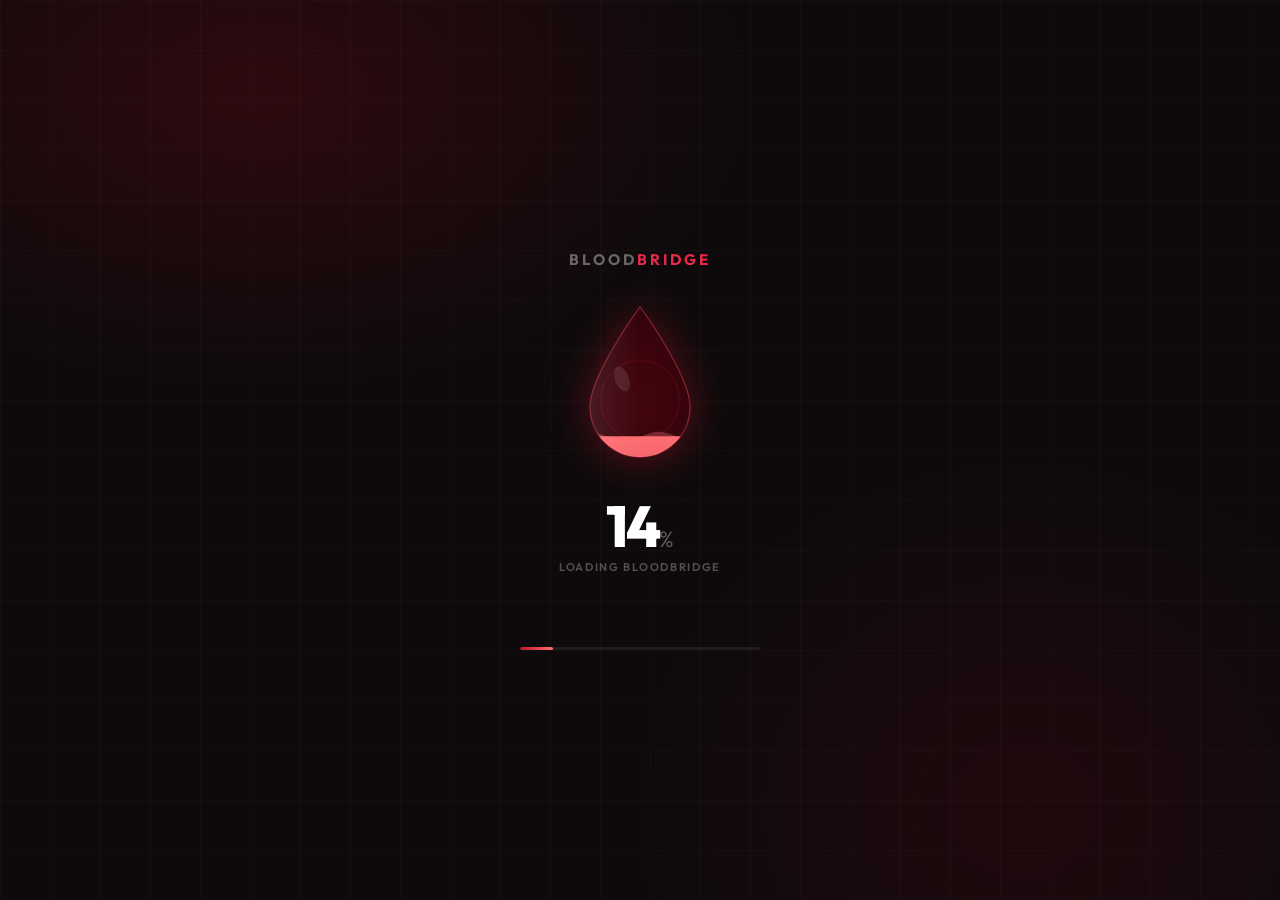
<file: index.html>
<!DOCTYPE html>
<html lang="en">
<head>
<meta charset="UTF-8">
<meta name="viewport" content="width=device-width, initial-scale=1.0, maximum-scale=1.0">
<title>BloodBridge — Loading</title>
<link href="https://fonts.googleapis.com/css2?family=Outfit:wght@300;400;600;700;800&display=swap" rel="stylesheet">
<link rel="stylesheet" href="style.css">
<link rel="stylesheet" href="responsive.css" />
</head>
<body>

<div id="loader">
  <div class="bg-glow"></div>
  <div class="grid-bg"></div>

  <div class="loader-inner" id="loaderInner">

    <div class="brand">Blood<span>Bridge</span></div>

    <!-- BLOOD DROP -->
    <div class="drop-wrap">
      <div class="pulse-ring"></div>
      <div class="pulse-ring"></div>
      <div class="pulse-ring"></div>

      <svg class="drop-svg" id="dropSvg" viewBox="0 0 140 172" xmlns="http://www.w3.org/2000/svg">
        <defs>
          <clipPath id="dropClip">
            <path d="M70 10 C70 10, 20 78, 20 110 A50 50 0 0 0 120 110 C120 78, 70 10, 70 10Z"/>
          </clipPath>
          <linearGradient id="fillGrad" x1="0" y1="0" x2="0" y2="1">
            <stop offset="0%" stop-color="#FF6B6B"/>
            <stop offset="100%" stop-color="#7B0018"/>
          </linearGradient>
          <linearGradient id="shimmerGrad" x1="0" y1="0" x2="1" y2="0">
            <stop offset="0%"   stop-color="rgba(255,255,255,0)"/>
            <stop offset="50%"  stop-color="rgba(255,255,255,0.18)"/>
            <stop offset="100%" stop-color="rgba(255,255,255,0)"/>
          </linearGradient>
        </defs>

        <path d="M70 10 C70 10, 20 78, 20 110 A50 50 0 0 0 120 110 C120 78, 70 10, 70 10Z"
              fill="rgba(100,5,18,0.18)"
              stroke="rgba(192,22,44,0.5)"
              stroke-width="1.5"/>

        <g clip-path="url(#dropClip)">
          <rect x="0" y="0" width="140" height="172" fill="rgba(55,4,10,0.7)"/>
          <rect id="bloodFill" x="0" y="172" width="140" height="172" fill="url(#fillGrad)"/>
          <path id="wave" d="" fill="rgba(255,120,128,0.3)"/>
          <rect id="shimmerRect" x="-140" y="0" width="140" height="172"
                fill="url(#shimmerGrad)" opacity="0.7"/>
        </g>

        <path d="M70 10 C70 10, 20 78, 20 110 A50 50 0 0 0 120 110 C120 78, 70 10, 70 10Z"
              fill="none" stroke="rgba(255,190,200,0.18)" stroke-width="1"/>

        <ellipse cx="52" cy="82" rx="7" ry="13"
                 fill="rgba(255,255,255,0.1)" transform="rotate(-20 52 82)"/>
      </svg>
    </div>

    <!-- PERCENTAGE -->
    <div class="pct-block">
      <div>
        <span class="pct-num" id="pctNum">0</span><span class="pct-sym">%</span>
      </div>
      <div class="pct-label">Loading BloodBridge</div>
    </div>

    <!-- STATUS TEXT -->
    <div class="status-line" id="statusLine">Initializing network…</div>

    <!-- PROGRESS BAR -->
    <div class="bar-wrap">
      <div class="bar-fill" id="barFill"></div>
    </div>

  </div>
</div>

<script src="script.js"></script>
</body>
</html>
</file>
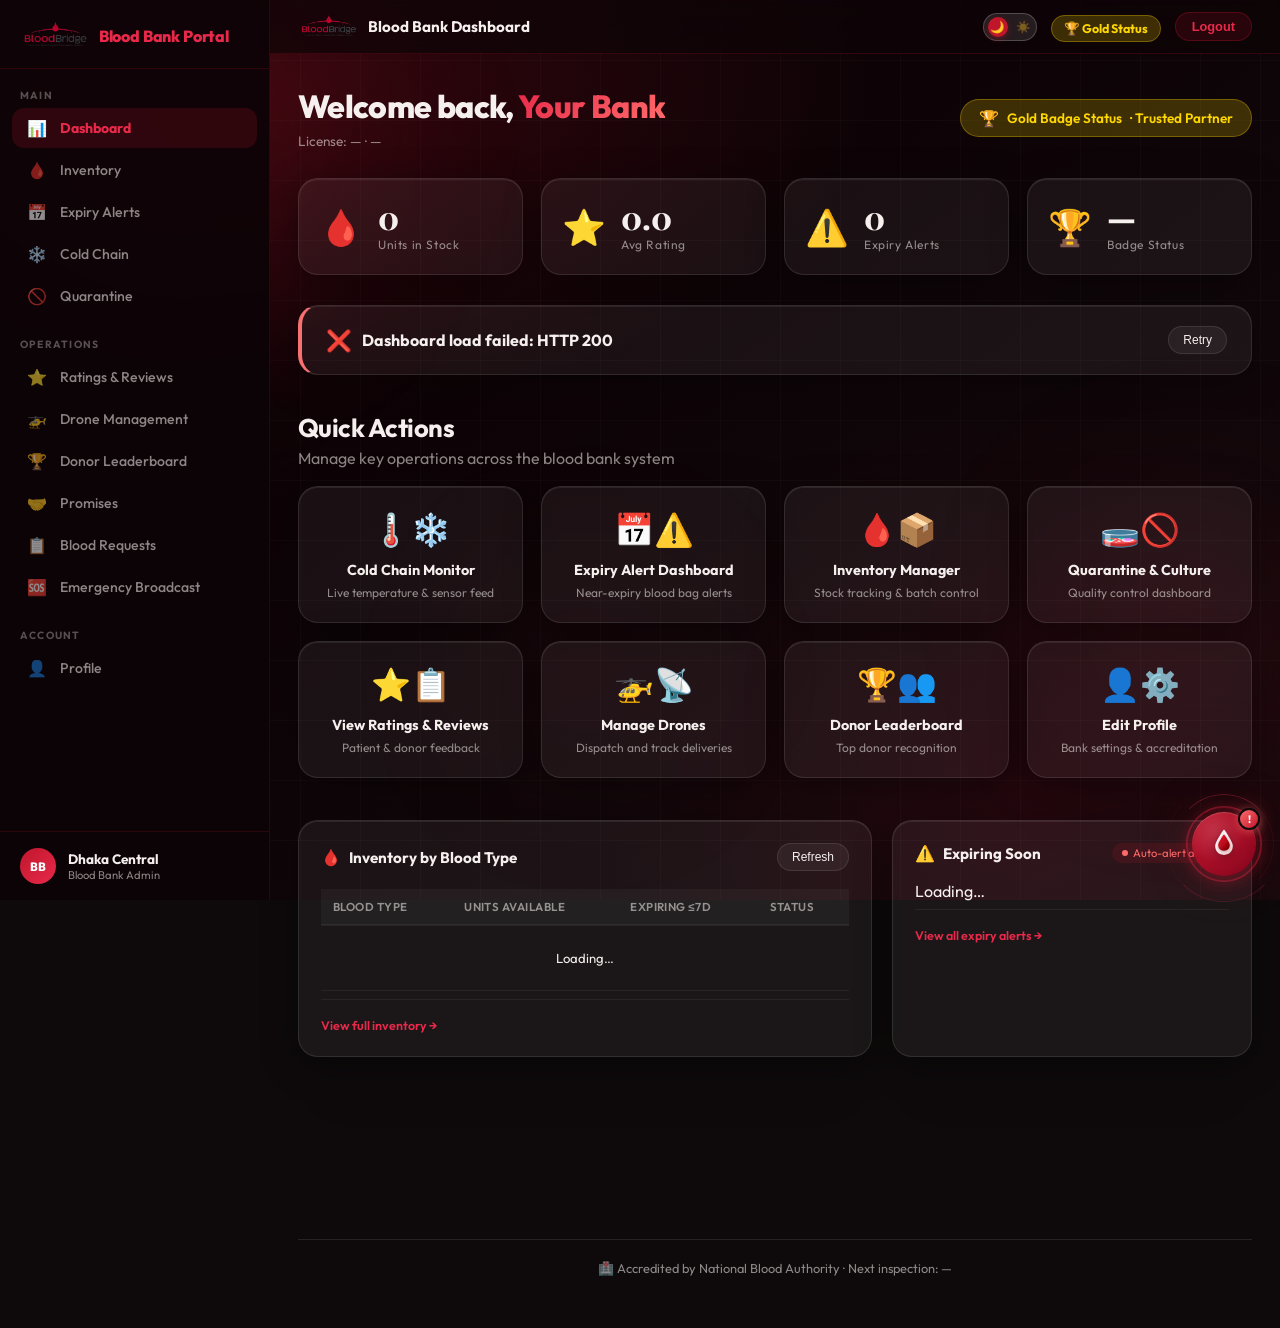
<file: bankdash.html>
<!doctype html>
<html lang="en" data-theme="dark">
  <head>
    <meta charset="UTF-8" />
    <meta
      name="viewport"
      content="width=device-width, initial-scale=1.0, maximum-scale=1.0"
    />
    <title>BloodBridge — Blood Bank Dashboard</title>
    <link rel="preconnect" href="https://fonts.googleapis.com" />
    <link rel="preconnect" href="https://fonts.gstatic.com" crossorigin />
    <link
      href="https://fonts.googleapis.com/css2?family=Outfit:wght@300;400;500;600;700;800&family=Playfair+Display:ital,wght@0,700;1,400&display=swap"
      rel="stylesheet"
    />
    <link rel="stylesheet" href="bankdash.css" />
    <link rel="stylesheet" href="raktosathi_floating.css" />
    <link rel="stylesheet" href="responsive.css" />
  </head>
  <body>
    <div class="bg-scene">
      <div class="orb orb-1"></div>
      <div class="orb orb-2"></div>
      <div class="orb orb-3"></div>
    </div>
    <div class="grid-overlay"></div>

    <div class="sidebar-overlay" id="sidebarOverlay"></div>

    <aside class="sidebar" id="sidebar">
      <div class="sidebar-header">
        <div class="sidebar-logo">
          <img
            src="blood1.png"
            alt="BloodBridge"
            class="sidebar-logo-img"
            onerror="
              this.style.display = 'none';
              this.nextElementSibling.style.display = 'flex';
            "
          />
          <span class="sidebar-logo-text-fallback" style="display: none"
            >🩸</span
          >
          <span class="sidebar-logo-text">Blood Bank Portal</span>
        </div>
        <button
          class="sidebar-close"
          id="sidebarClose"
          aria-label="Close sidebar"
        >
          ✕
        </button>
      </div>

      <div class="sidebar-section-label">Main</div>
      <nav class="sidebar-nav">
        <a href="#" class="sidebar-link active" data-section="dashboard"
          ><span class="sidebar-icon">📊</span><span>Dashboard</span></a
        >
        <a href="#" class="sidebar-link" data-section="inventory"
          ><span class="sidebar-icon">🩸</span><span>Inventory</span></a
        >
        <a href="#" class="sidebar-link" data-section="expiry"
          ><span class="sidebar-icon">📅</span><span>Expiry Alerts</span></a
        >
        <a href="#" class="sidebar-link" data-section="coldchain"
          ><span class="sidebar-icon">❄️</span><span>Cold Chain</span></a
        >
        <a href="#" class="sidebar-link" data-section="quarantine"
          ><span class="sidebar-icon">🚫</span><span>Quarantine</span></a
        >
      </nav>

      <div class="sidebar-section-label">Operations</div>
      <nav class="sidebar-nav">
        <a href="#" class="sidebar-link" data-section="ratings"
          ><span class="sidebar-icon">⭐</span><span>Ratings & Reviews</span></a
        >
        <a href="#" class="sidebar-link" data-section="drones"
          ><span class="sidebar-icon">🚁</span><span>Drone Management</span></a
        >
        <a href="#" class="sidebar-link" data-section="leaderboard"
          ><span class="sidebar-icon">🏆</span><span>Donor Leaderboard</span></a
        >
        <a href="#" class="sidebar-link" data-section="promises"
          ><span class="sidebar-icon">🤝</span><span>Promises</span></a
        >
         <a href="#" class="sidebar-link" data-section="requests"
          ><span class="sidebar-icon">📋</span><span>Blood Requests</span></a
        >
        <a href="#" class="sidebar-link" data-section="emergency"
          ><span class="sidebar-icon">🆘</span><span>Emergency Broadcast</span></a
        >
      </nav>

      <div class="sidebar-section-label">Account</div>
      <nav class="sidebar-nav">
        <a href="#" class="sidebar-link" data-section="profile"
          ><span class="sidebar-icon">👤</span><span>Profile</span></a
        >
      </nav>

      <div class="sidebar-footer">
          <div class="sidebar-user">
            <div class="sidebar-avatar" id="sidebarAvatar">BB</div>
            <div class="sidebar-user-info">
              <div class="sidebar-user-name" id="sidebarName">Dhaka Central</div>
              <div class="sidebar-user-role" id="sidebarRole">Blood Bank Admin</div>
            </div>
          </div>
      </div>
    </aside>

    <div class="main-wrapper" id="mainWrapper">
      <nav class="topnav">
        <div class="topnav-left">
          <button class="hamburger" id="hamburger" aria-label="Toggle sidebar" aria-expanded="false">
            <span></span><span></span><span></span>
          </button>
          <div class="topnav-brand">
            <img
              src="blood1.png"
              alt="BloodBridge"
              class="topnav-logo-img"
              onerror="
                this.style.display = 'none';
                this.nextElementSibling.style.display = 'inline';
              "
            />
            <span class="topnav-logo-fallback" style="display: none">🩸</span>
            <span class="topnav-title">Blood Bank Dashboard</span>
          </div>
        </div>
        <div class="topnav-right">
          <div
            class="theme-toggle"
            id="themeToggle"
            role="button" tabindex="0"
          >
            <div class="toggle-track">
              <span class="toggle-icon moon">🌙</span
              ><span class="toggle-icon sun">☀️</span>
              <div class="toggle-thumb"></div>
            </div>
          </div>
          <div class="bank-badge">
            <span class="gold-badge" id="topBadge">🏆 Gold Status</span>
          </div>
          <button
            class="logout-btn"
            id="logoutBtn"
            onclick="localStorage.removeItem('bbBankPage');window.location.href='login.html'"
          >
            Logout
          </button>
        </div>
      </nav>

      <main class="content" id="pageContent">
        <!-- ═══ DASHBOARD ═══ -->
        <div class="dashboard-view active" id="dashboardView">
          <div class="greeting-section reveal">
            <div class="greeting-text">
              <h1>
                Welcome back,
                <span class="bank-name" id="greetName">Loading…</span>
              </h1>
              <p class="bank-id">License: <span id="bankLicense">—</span> · <span id="bankCity">—</span></p>
            </div>
            <div class="gold-status-pill">
              <span class="gold-icon">🏆</span>
              <span id="goldPillText">Gold Badge Status</span> · Trusted
              Partner
            </div>
          </div>

          <div class="stats-grid reveal">
            <div class="stat-card glass-card">
              <div class="stat-icon">🩸</div>
              <div class="stat-info">
                <span class="stat-value" id="unitsInStock">0</span
                ><span class="stat-label">Units in Stock</span>
              </div>
            </div>
            <div class="stat-card glass-card">
              <div class="stat-icon">⭐</div>
              <div class="stat-info">
                <span class="stat-value" id="avgRating">0.0</span
                ><span class="stat-label">Avg Rating</span>
              </div>
            </div>
            <div class="stat-card glass-card">
              <div class="stat-icon">⚠️</div>
              <div class="stat-info">
                <span class="stat-value" id="expiryAlerts">0</span
                ><span class="stat-label">Expiry Alerts</span>
              </div>
            </div>
            <div class="stat-card glass-card">
              <div class="stat-icon">🏆</div>
              <div class="stat-info">
                <span class="stat-value" id="badgeStatus">—</span
                ><span class="stat-label">Badge Status</span>
              </div>
            </div>
          </div>

          <div class="alerts-grid reveal" id="criticalAlertsGrid">
            <div class="alert-critical-card glass-card" style="text-align:center;padding:16px;color:var(--text-muted);">Loading alerts...</div>
          </div>

          <div class="section-header reveal">
            <h2>Quick Actions</h2>
            <p>Manage key operations across the blood bank system</p>
          </div>
          <div class="actions-grid reveal">
            <div class="action-card glass-card" data-action="coldchain">
              <div class="action-icon">🌡️❄️</div>
              <h3>Cold Chain Monitor</h3>
              <p>Live temperature & sensor feed</p>
            </div>
            <div class="action-card glass-card" data-action="expiry">
              <div class="action-icon">📅⚠️</div>
              <h3>Expiry Alert Dashboard</h3>
              <p>Near-expiry blood bag alerts</p>
            </div>
            <div class="action-card glass-card" data-action="inventory">
              <div class="action-icon">🩸📦</div>
              <h3>Inventory Manager</h3>
              <p>Stock tracking & batch control</p>
            </div>
            <div class="action-card glass-card" data-action="quarantine">
              <div class="action-icon">🧫🚫</div>
              <h3>Quarantine & Culture</h3>
              <p>Quality control dashboard</p>
            </div>
            <div class="action-card glass-card" data-action="ratings">
              <div class="action-icon">⭐📋</div>
              <h3>View Ratings & Reviews</h3>
              <p>Patient & donor feedback</p>
            </div>
            <div class="action-card glass-card" data-action="drones">
              <div class="action-icon">🚁📡</div>
              <h3>Manage Drones</h3>
              <p>Dispatch and track deliveries</p>
            </div>
            <div class="action-card glass-card" data-action="leaderboard">
              <div class="action-icon">🏆👥</div>
              <h3>Donor Leaderboard</h3>
              <p>Top donor recognition</p>
            </div>
            <div class="action-card glass-card" data-action="profile">
              <div class="action-icon">👤⚙️</div>
              <h3>Edit Profile</h3>
              <p>Bank settings & accreditation</p>
            </div>
          </div>

          <div class="two-col-grid reveal">
            <div class="glass-card table-card">
              <div class="card-header">
                <div class="card-title">
                  <span class="card-title-icon">🩸</span> Inventory by Blood
                  Type
                </div>
                <button class="btn-ghost-sm" id="refreshDashInvBtn">
                  Refresh
                </button>
              </div>
              <div class="table-wrap">
                <table class="data-table">
                  <thead>
                    <tr>
                      <th>Blood Type</th>
                      <th>Units Available</th>
                      <th>Expiring ≤7d</th>
                      <th>Status</th>
                    </tr>
                  </thead>
                  <tbody id="dashInventoryTbody">
                  <tr>
                    <td colspan="7" style="text-align: center; padding: 24px">
                      Loading…
                    </td>
                  </tr>
                  </tbody>
                </table>
              </div>
              <div class="card-footer">
                <a href="#" class="card-footer-link" id="viewFullInventoryLink"
                  >View full inventory →</a
                >
              </div>
            </div>
            <div class="glass-card alerts-card">
              <div class="card-header">
                <div class="card-title">
                  <span class="card-title-icon">⚠️</span> Expiring Soon
                </div>
                <div class="live-pill small">
                  <span class="dot"></span> Auto-alert active
                </div>
              </div>
              <div class="alert-list" id="expiringList">Loading…</div>
              <div class="card-footer">
                <a href="#" class="card-footer-link" id="viewAllExpiryLink"
                  >View all expiry alerts →</a
                >
              </div>
            </div>
          </div>

          <div class="two-col-grid reveal" style="margin-top: 20px">
            <div class="glass-card ratings-preview">
              <div class="card-header">
                <div class="card-title">
                  <span class="card-title-icon">⭐</span> Recent Ratings
                </div>
                <button class="btn-ghost-sm" id="viewAllRatingsBtn">
                  View All
                </button>
              </div>
              <div class="review-list" id="dashReviewsList">Loading…</div>
            </div>
            <div class="glass-card drone-status">
              <div class="card-header">
                <div class="card-title">
                  <span class="card-title-icon">🚁</span> Active Drone Fleet
                </div>
                <button class="btn-ghost-sm" id="manageDronesQuickBtn">
                  Manage
                </button>
              </div>
              <div class="drone-list" id="dashDroneList">Loading…</div>
            </div>
          </div>

          <div class="footer-note reveal">
            <p>
              🏥 Accredited by National Blood Authority · Next inspection:
              <span id="dashInspection">—</span>
            </p>
          </div>
        </div>

        <!-- ═══ INVENTORY ═══ -->
        <div class="dashboard-view" id="inventoryView">
          <div class="page-header reveal">
            <div>
              <h1 class="page-title">🩸 Inventory Management</h1>
              <p class="page-subtitle">
                Complete blood stock tracking & availability analytics
              </p>
            </div>
            <div class="page-header-actions">
              <button class="btn-primary" id="addBagBtn">+ Add New Bag</button>
              <button class="btn-ghost-sm" id="invRefreshBtn">
                🔄 Refresh
              </button>
            </div>
          </div>
          <div class="inv-type-grid reveal" id="invTypeGrid">Loading…</div>
          <div class="inv-analytics-row reveal">
            <div class="glass-card inv-analytic-card">
              <div class="inv-analytic-icon">📦</div>
              <div class="inv-analytic-val" id="invTotalUnits">0</div>
              <div class="inv-analytic-lbl">Total Units</div>
            </div>
            <div class="glass-card inv-analytic-card">
              <div class="inv-analytic-icon">⚠️</div>
              <div class="inv-analytic-val" id="invExpiring7">0</div>
              <div class="inv-analytic-lbl">Expiring ≤7 Days</div>
            </div>
            <div class="glass-card inv-analytic-card">
              <div class="inv-analytic-icon">🚫</div>
              <div class="inv-analytic-val" id="invQuarantined">0</div>
              <div class="inv-analytic-lbl">Quarantined</div>
            </div>
            <div class="glass-card inv-analytic-card">
              <div class="inv-analytic-icon">✅</div>
              <div class="inv-analytic-val" id="invReady">0</div>
              <div class="inv-analytic-lbl">Ready for Use</div>
            </div>
          </div>
          <div class="glass-card inv-table-card reveal">
            <div class="card-header">
              <div class="card-title">🗂️ Blood Bag Inventory</div>
              <div class="inv-controls">
                <input
                  type="text"
                  class="search-input"
                  id="invSearchInput"
                  placeholder="Search bag ID, type..."
                />
                <select class="filter-select" id="invTypeFilter">
                  <option value="">All Types</option>
                  <option>A+</option>
                  <option>A-</option>
                  <option>B+</option>
                  <option>B-</option>
                  <option>O+</option>
                  <option>O-</option>
                  <option>AB+</option>
                  <option>AB-</option>
                </select>
                <select class="filter-select" id="invStatusFilter">
                  <option value="">All Status</option>
                  <option>available</option>
                  <option>quarantined</option>
                  <option>discarded</option>
                  <option>allocated</option>
                </select>
              </div>
            </div>
            <div class="table-wrap">
              <table class="data-table">
                <thead>
                  <tr>
                    <th>Bag ID</th>
                    <th>Blood Type</th>
                    <th>Collected</th>
                    <th>Expiry Date</th>
                    <th>Storage Unit</th>
                    <th>Volume</th>
                    <th>Status</th>
                    <th>Actions</th>
                  </tr>
                </thead>
                <tbody id="inventoryTbody">
                  <tr>
                    <td colspan="8" style="text-align: center; padding: 24px">
                      Loading…
                    </td>
                  </tr>
                </tbody>
              </table>
            </div>
            <div class="table-footer">
              <span id="invTableCount">—</span>
              <div class="pagination" id="invPagination"></div>
            </div>
          </div>
        </div>

        <!-- ═══ EXPIRY ALERTS ═══ -->
        <div class="dashboard-view" id="expiryView">

          <!-- ── PAGE HEADER ── -->
          <div class="page-header reveal">
            <div>
              <h1 class="page-title">🩸 Expiry Alert Dashboard</h1>
              <p class="page-subtitle">Real-time FEFO monitoring — bags sorted by nearest expiry first</p>
            </div>
            <div class="page-header-actions">
              <div class="live-pill"><span class="dot"></span> Auto-refresh: 60s</div>
              <button class="btn-ghost-sm" id="ackAllAlertsBtn">✓ Acknowledge All</button>
            </div>
          </div>

          <!-- ── STAT CARDS ── -->
          <div class="exp-stat-grid reveal">
            <div class="exp-stat-card exp-stat-critical">
              <div class="exp-stat-left">
                <div class="exp-stat-icon-wrap exp-ic-critical">
                  <svg width="22" height="22" viewBox="0 0 24 24" fill="none" stroke="currentColor" stroke-width="2.5"><path d="M10.29 3.86L1.82 18a2 2 0 0 0 1.71 3h16.94a2 2 0 0 0 1.71-3L13.71 3.86a2 2 0 0 0-3.42 0z"/><line x1="12" y1="9" x2="12" y2="13"/><line x1="12" y1="17" x2="12.01" y2="17"/></svg>
                </div>
                <div>
                  <div class="exp-stat-num" id="expCriticalCount">0</div>
                  <div class="exp-stat-label">Critical</div>
                  <div class="exp-stat-sub">≤ 2 days left</div>
                </div>
              </div>
              <div class="exp-stat-bar exp-bar-critical"></div>
            </div>
            <div class="exp-stat-card exp-stat-warning">
              <div class="exp-stat-left">
                <div class="exp-stat-icon-wrap exp-ic-warning">
                  <svg width="22" height="22" viewBox="0 0 24 24" fill="none" stroke="currentColor" stroke-width="2.5"><circle cx="12" cy="12" r="10"/><line x1="12" y1="8" x2="12" y2="12"/><line x1="12" y1="16" x2="12.01" y2="16"/></svg>
                </div>
                <div>
                  <div class="exp-stat-num" id="expWarningCount">0</div>
                  <div class="exp-stat-label">Warning</div>
                  <div class="exp-stat-sub">3 – 5 days left</div>
                </div>
              </div>
              <div class="exp-stat-bar exp-bar-warning"></div>
            </div>
            <div class="exp-stat-card exp-stat-notice">
              <div class="exp-stat-left">
                <div class="exp-stat-icon-wrap exp-ic-notice">
                  <svg width="22" height="22" viewBox="0 0 24 24" fill="none" stroke="currentColor" stroke-width="2.5"><circle cx="12" cy="12" r="10"/><polyline points="12 6 12 12 16 14"/></svg>
                </div>
                <div>
                  <div class="exp-stat-num" id="expNoticeCount">0</div>
                  <div class="exp-stat-label">Notice</div>
                  <div class="exp-stat-sub">6 – 7 days left</div>
                </div>
              </div>
              <div class="exp-stat-bar exp-bar-notice"></div>
            </div>
            <div class="exp-stat-card exp-stat-allocated">
              <div class="exp-stat-left">
                <div class="exp-stat-icon-wrap exp-ic-allocated">
                  <svg width="22" height="22" viewBox="0 0 24 24" fill="none" stroke="currentColor" stroke-width="2.5"><polyline points="20 6 9 17 4 12"/></svg>
                </div>
                <div>
                  <div class="exp-stat-num" id="expAllocatedToday">0</div>
                  <div class="exp-stat-label">Allocated</div>
                  <div class="exp-stat-sub">Today</div>
                </div>
              </div>
              <div class="exp-stat-bar exp-bar-allocated"></div>
            </div>
          </div>

          <!-- ── FILTER TABS ── -->
          <div class="exp-filter-bar reveal">
            <button class="exp-filter-btn active" data-urgency="all">
              <span class="exp-fb-dot" style="background:#94a3b8;"></span> All Alerts
            </button>
            <button class="exp-filter-btn" data-urgency="critical">
              <span class="exp-fb-dot" style="background:#f87171;"></span> Critical
            </button>
            <button class="exp-filter-btn" data-urgency="warning">
              <span class="exp-fb-dot" style="background:#fbbf24;"></span> Warning
            </button>
            <button class="exp-filter-btn" data-urgency="notice">
              <span class="exp-fb-dot" style="background:#facc15;"></span> Notice
            </button>
          </div>

          <!-- ── ALERTS TABLE ── -->
          <div class="glass-card exp-table-card reveal">
            <div class="exp-table-header">
              <div class="exp-th">#</div>
              <div class="exp-th">Blood Group</div>
              <div class="exp-th">Bag Barcode</div>
              <div class="exp-th">Location</div>
              <div class="exp-th">Collected</div>
              <div class="exp-th">Expires</div>
              <div class="exp-th exp-th-center">Days Left</div>
              <div class="exp-th exp-th-center">Status</div>
              <div class="exp-th exp-th-center">Action</div>
            </div>
            <div id="expiryAlertsList">
              <div class="exp-loading">
                <div class="loader-spin" style="margin:0 auto 8px;"></div> Loading alerts…
              </div>
            </div>
          </div>

          <!-- ── HOSPITAL AUTO-NOTIFICATION ── -->
          <div class="glass-card hospital-notify-card reveal">
            <div class="card-header">
              <div class="card-title">🏥 Hospital Auto-Notification</div>
              <button class="btn-primary btn-sm" id="sendAllNotificationsBtn">📤 Send All</button>
            </div>
            <div class="hospital-notify-list" id="hospitalNotifyList">Loading…</div>
          </div>

        </div>

        <!-- ═══ COLD CHAIN ═══ -->
        <div class="dashboard-view" id="coldchainView">
          <div class="page-header reveal">
            <div>
              <h1 class="page-title">❄️ Cold Chain Monitoring</h1>
              <p class="page-subtitle">
                Live temperature surveillance & sensor health
              </p>
            </div>
            <div class="page-header-actions">
              <div class="live-pill">
                <span class="dot"></span> Live — updating every 30s
              </div>
              <button class="btn-ghost-sm" id="scheduleMaintenanceBtn">
                🔧 Schedule Maintenance
              </button>
            </div>
          </div>
          <div class="coldchain-stats reveal">
            <div class="glass-card cc-stat-card">
              <div
                class="cc-stat-icon"
                style="color: #4ade80; font-weight: 800"
              >
                2–6°C
              </div>
              <div class="cc-stat-val" id="ccNormalCount">0</div>
              <div class="cc-stat-lbl">Units Normal</div>
            </div>
            <div class="glass-card cc-stat-card">
              <div class="cc-stat-icon">⚠️</div>
              <div class="cc-stat-val cc-warn" id="ccWarningCount">0</div>
              <div class="cc-stat-lbl">Units Warning</div>
            </div>
            <div class="glass-card cc-stat-card">
              <div class="cc-stat-icon">🚨</div>
              <div class="cc-stat-val cc-critical" id="ccCriticalCount">0</div>
              <div class="cc-stat-lbl">Critical Alert</div>
            </div>
            <div class="glass-card cc-stat-card">
              <div class="cc-stat-icon">🔋</div>
              <div class="cc-stat-val" id="ccEfficiency">0%</div>
              <div class="cc-stat-lbl">Avg Efficiency</div>
            </div>
          </div>
          <div class="freezer-grid reveal" id="freezerGrid">Loading…</div>
          <div class="glass-card cc-log-card reveal">
            <div class="card-header">
              <div class="card-title">📋 Temperature Log — Last 24 Hours</div>
              <div class="cc-log-controls">
                <select class="filter-select" id="ccUnitFilter">
                  <option value="">All Units</option></select
                ><button class="btn-ghost-sm" id="exportTempLogBtn">
                  Export CSV
                </button>
              </div>
            </div>
            <div class="table-wrap">
              <table class="data-table">
                <thead>
                  <tr>
                    <th>Time</th>
                    <th>Unit</th>
                    <th>Temperature</th>
                    <th>Status</th>
                  </tr>
                </thead>
                <tbody id="tempLogTbody">
                  <tr>
                    <td colspan="4" style="text-align: center; padding: 24px">
                      Loading…
                    </td>
                  </tr>
                </tbody>
              </table>
            </div>
          </div>
        </div>

        <!-- ═══ QUARANTINE ═══ -->
        <div class="dashboard-view" id="quarantineView">
          <div class="page-header reveal">
            <div>
              <h1 class="page-title">🚫 Quarantine & Culture Tests</h1>
              <p class="page-subtitle">Lab test tracking & approval workflow</p>
            </div>
            <div class="page-header-actions">
              <button class="btn-primary" id="addQuarantineBtn">
                + New Quarantine
              </button>
              <button class="btn-ghost-sm" id="labReportBtn">
                📋 Lab Report
              </button>
            </div>
          </div>
          <div class="quarantine-stats reveal">
            <div class="glass-card q-stat">
              <div class="q-stat-icon">🔬</div>
              <div class="q-stat-val" id="qActiveCount">0</div>
              <div class="q-stat-lbl">Active Quarantine</div>
            </div>
            <div class="glass-card q-stat">
              <div class="q-stat-icon">⏳</div>
              <div class="q-stat-val" id="qPendingCount">0</div>
              <div class="q-stat-lbl">Pending Tests</div>
            </div>
            <div class="glass-card q-stat">
              <div class="q-stat-icon">✅</div>
              <div class="q-stat-val" id="qClearedCount">0</div>
              <div class="q-stat-lbl">Cleared This Month</div>
            </div>
            <div class="glass-card q-stat">
              <div class="q-stat-icon">❌</div>
              <div class="q-stat-val" id="qDisposedCount">0</div>
              <div class="q-stat-lbl">Disposed</div>
            </div>
          </div>
          <div class="filter-bar reveal" id="quarantineFilterBar">
            <button class="filter-btn active" data-risk="all">All Cases</button>
            <button class="filter-btn" data-risk="high">🔴 High Risk</button>
            <button class="filter-btn" data-risk="medium">🟠 Medium</button>
            <button class="filter-btn" data-risk="low">🟢 Low Risk</button>
          </div>
          <div class="glass-card reveal">
            <div class="card-header">
              <div class="card-title">🧫 Quarantine Register</div>
              <input
                type="text"
                class="search-input"
                id="quarantineSearch"
                placeholder="Search bag ID..."
              />
            </div>
            <div class="table-wrap">
              <table class="data-table">
                <thead>
                  <tr>
                    <th>Bag ID</th>
                    <th>Blood Type</th>
                    <th>Test Type</th>
                    <th>Risk Level</th>
                    <th>Status</th>
                    <th>Initiated</th>
                    <th>Lab Tech</th>
                    <th>Actions</th>
                  </tr>
                </thead>
                <tbody id="quarantineTbody">
                  <tr>
                    <td colspan="8" style="text-align: center; padding: 24px">
                      Loading…
                    </td>
                  </tr>
                </tbody>
              </table>
            </div>
          </div>
          <div class="glass-card q-workflow-card reveal">
            <div class="card-header">
              <div class="card-title">🔄 Clearance Progress Tracker</div>
            </div>
            <div class="q-workflow-grid" id="qWorkflowGrid">Loading…</div>
          </div>
        </div>

        <!-- ═══ RATINGS ═══ -->
        <div class="dashboard-view" id="ratingsView">
          <div class="page-header reveal">
            <div>
              <h1 class="page-title">⭐ Ratings & Reviews</h1>
              <p class="page-subtitle">Patient & hospital feedback analytics</p>
            </div>
            <div class="page-header-actions">
              <button class="btn-ghost-sm" id="openGiveReviewBtn">
                ✍️ Give Review
              </button>
              <button class="btn-ghost-sm" id="exportReviewsBtn">
                📊 Export Report
              </button>
            </div>
          </div>
          <div class="ratings-overview reveal">
            <div class="glass-card rating-summary-card">
              <div class="rating-big-number" id="ratingBigNumber">0.0</div>
              <div class="rating-stars-big" id="ratingStarsBig">—</div>
              <div class="rating-total" id="ratingTotalCount">
                Based on 0 reviews
              </div>
              <div class="rating-breakdown" id="ratingBreakdown">
                <div class="rating-row"><span>5★</span><div class="rating-bar-wrap"><div class="rating-bar-fill" id="rb5" style="width:0%"></div></div><span id="rp5">0%</span></div>
                <div class="rating-row"><span>4★</span><div class="rating-bar-wrap"><div class="rating-bar-fill" id="rb4" style="width:0%"></div></div><span id="rp4">0%</span></div>
                <div class="rating-row"><span>3★</span><div class="rating-bar-wrap"><div class="rating-bar-fill" id="rb3" style="width:0%"></div></div><span id="rp3">0%</span></div>
                <div class="rating-row"><span>2★</span><div class="rating-bar-wrap"><div class="rating-bar-fill" id="rb2" style="width:0%"></div></div><span id="rp2">0%</span></div>
                <div class="rating-row"><span>1★</span><div class="rating-bar-wrap"><div class="rating-bar-fill" id="rb1" style="width:0%"></div></div><span id="rp1">0%</span></div>
              </div>
            </div>

          </div>
          <div class="filter-bar reveal">
            <input
              type="text"
              class="search-input"
              id="reviewSearch"
              placeholder="Search reviews..."
            />
            <select class="filter-select" id="reviewRatingFilter">
              <option value="">All Ratings</option>
              <option value="5">5 Stars</option>
              <option value="4">4 Stars</option>
              <option value="3">3 Stars</option>
              <option value="2">2 Stars</option>
              <option value="1">1 Star</option>
            </select>

          </div>
          <div class="reviews-list reveal" id="reviewsList">Loading…</div>
        </div>

        <!-- ═══ DRONES ═══ -->
        <div class="dashboard-view" id="dronesView">
          <div class="page-header reveal">
            <div>
              <h1 class="page-title">🚁 Drone Management</h1>
              <p class="page-subtitle">
                Fleet tracking, dispatch control & delivery analytics
              </p>
            </div>
            <div class="page-header-actions">
              <button class="btn-primary" id="dispatchDronePageBtn">
                🚁 Dispatch Drone
              </button>
              <button class="btn-ghost-sm" id="droneMaintenanceBtn">
                🔧 Maintenance Log
              </button>
            </div>
          </div>
          <div class="drone-fleet-stats reveal">
            <div class="glass-card drone-fleet-stat">
              <div class="dfs-icon">✅</div>
              <div class="dfs-val" id="droneAvail">0</div>
              <div class="dfs-lbl">Available</div>
            </div>
            <div class="glass-card drone-fleet-stat">
              <div class="dfs-icon">🚁</div>
              <div class="dfs-val" id="dronesInFlight">0</div>
              <div class="dfs-lbl">In Flight</div>
            </div>
            <div class="glass-card drone-fleet-stat">
              <div class="dfs-icon">⚡</div>
              <div class="dfs-val" id="droneCharging">0</div>
              <div class="dfs-lbl">Charging</div>
            </div>
            <div class="glass-card drone-fleet-stat">
              <div class="dfs-icon">🔧</div>
              <div class="dfs-val" id="droneMaint">0</div>
              <div class="dfs-lbl">Maintenance</div>
            </div>
            <div class="glass-card drone-fleet-stat">
              <div class="dfs-icon">📦</div>
              <div class="dfs-val" id="droneDelivToday">0</div>
              <div class="dfs-lbl">Deliveries Today</div>
            </div>
          </div>
          <div class="drone-fleet-grid reveal" id="droneFleetGrid">
            Loading…
          </div>

          <!-- ══ DRONE DELIVERY SIMULATION ══ -->
          <div class="glass-card drone-sim-card reveal" id="droneSimCard">
            <div class="drone-sim-header">
              <div>
                <div class="card-title">🗺️ Delivery Simulation</div>
                <div style="font-size:.72rem;color:var(--text-muted);margin-top:3px;">
                  Animated real-time drone route from Blood Bank → Hospital
                </div>
              </div>
              <div class="drone-sim-controls">
                <button class="drone-sim-btn drone-sim-start" id="droneSimStartBtn">▶ Start</button>
                <button class="drone-sim-btn drone-sim-pause" id="droneSimPauseBtn" disabled>⏸ Pause</button>
                <button class="drone-sim-btn drone-sim-reset" id="droneSimResetBtn">↺ Reset</button>
              </div>
            </div>

            <!-- Config row -->
            <div class="drone-sim-config">
              <div class="drone-sim-cfg-item">
                <label>From</label>
                <input type="text" id="simFrom" value="BloodBridge Bank, Dhaka" class="drone-sim-input" placeholder="Origin">
              </div>
              <div class="drone-sim-cfg-arrow">✈</div>
              <div class="drone-sim-cfg-item">
                <label>To</label>
                <input type="text" id="simTo" value="Dhaka Medical College Hospital" class="drone-sim-input" placeholder="Destination">
              </div>
              <div class="drone-sim-cfg-item drone-sim-cfg-sm">
                <label>Blood Type</label>
                <select id="simBloodType" class="drone-sim-input">
                  <option>O+</option><option>A+</option><option>B+</option>
                  <option>AB+</option><option>O-</option><option>A-</option>
                  <option>B-</option><option>AB-</option>
                </select>
              </div>
              <div class="drone-sim-cfg-item drone-sim-cfg-sm">
                <label>Units</label>
                <input type="number" id="simUnits" value="2" min="1" max="10" class="drone-sim-input">
              </div>
              <div class="drone-sim-cfg-item drone-sim-cfg-sm">
                <label>Speed (km/h)</label>
                <input type="number" id="simSpeed" value="80" min="20" max="200" class="drone-sim-input">
              </div>
            </div>

            <!-- Map Canvas -->
            <div class="drone-sim-map-wrap">
              <canvas id="droneSimCanvas"></canvas>
              <!-- Drone element (moves over canvas) -->
              <div class="drone-icon-wrap" id="droneIconWrap">
                <div class="drone-icon" id="droneIcon">🚁</div>
                <div class="drone-shadow"></div>
              </div>
              <!-- Location labels -->
              <div class="drone-loc-label drone-loc-origin"  id="simOriginLabel">🏥 Blood Bank</div>
              <div class="drone-loc-label drone-loc-dest"    id="simDestLabel">🏨 Hospital</div>
              <!-- Package drop effect -->
              <div class="drone-package" id="dronePackage">🩸</div>
            </div>

            <!-- Live telemetry -->
            <div class="drone-telemetry">
              <div class="drone-tele-item">
                <div class="drone-tele-icon">⚡</div>
                <div class="drone-tele-val" id="simBattery">100%</div>
                <div class="drone-tele-lbl">Battery</div>
                <div class="drone-batt-bar">
                  <div class="drone-batt-fill" id="simBattFill" style="width:100%;"></div>
                </div>
              </div>
              <div class="drone-tele-item">
                <div class="drone-tele-icon">🚀</div>
                <div class="drone-tele-val" id="simSpeedVal">0 km/h</div>
                <div class="drone-tele-lbl">Speed</div>
              </div>
              <div class="drone-tele-item">
                <div class="drone-tele-icon">📏</div>
                <div class="drone-tele-val" id="simDistance">0.0 km</div>
                <div class="drone-tele-lbl">Distance</div>
              </div>
              <div class="drone-tele-item">
                <div class="drone-tele-icon">⏱️</div>
                <div class="drone-tele-val" id="simETA">--:--</div>
                <div class="drone-tele-lbl">ETA</div>
              </div>
              <div class="drone-tele-item">
                <div class="drone-tele-icon">🌡️</div>
                <div class="drone-tele-val" id="simAltitude">0 m</div>
                <div class="drone-tele-lbl">Altitude</div>
              </div>
              <div class="drone-tele-item">
                <div class="drone-tele-icon">📦</div>
                <div class="drone-tele-val" id="simStatus">Ready</div>
                <div class="drone-tele-lbl">Status</div>
              </div>
            </div>

            <!-- Progress bar -->
            <div class="drone-progress-wrap">
              <div class="drone-progress-label">
                <span id="simFromShort">Bank</span>
                <span id="simProgressPct">0%</span>
                <span id="simToShort">Hospital</span>
              </div>
              <div class="drone-progress-track">
                <div class="drone-progress-fill" id="simProgressFill" style="width:0%"></div>
                <div class="drone-progress-dot" id="simProgressDot" style="left:0%"></div>
              </div>
            </div>

            <!-- Log -->
            <div class="drone-log" id="droneSimLog">
              <div class="drone-log-entry">🟢 Simulation ready. Configure and press Start.</div>
            </div>
          </div>

          <div class="glass-card reveal">
            <div class="card-header">
              <div class="card-title">📡 Active Deliveries</div>
              <div class="live-pill">
                <span class="dot"></span> Live tracking
              </div>
            </div>
            <div class="table-wrap">
              <table class="data-table">
                <thead>
                  <tr>
                    <th>Delivery ID</th>
                    <th>Drone</th>
                    <th>Destination</th>
                    <th>Blood Type</th>
                    <th>Units</th>
                    <th>Departed</th>
                    <th>ETA</th>
                    <th>Status</th>
                  </tr>
                </thead>
                <tbody id="activeDeliveriesTbody">
                  <tr>
                    <td colspan="8" style="text-align: center; padding: 24px">
                      Loading…
                    </td>
                  </tr>
                </tbody>
              </table>
            </div>
          </div>

        </div>

        <!-- ═══ LEADERBOARD ═══ -->
        <div class="dashboard-view" id="leaderboardView">
          <div class="page-header reveal">
            <div>
              <h1 class="page-title">🏆 Donor Leaderboard</h1>
              <p class="page-subtitle">
                Donors ranked by trust score & donation history
              </p>
            </div>
            <div class="page-header-actions">
              <div class="period-toggle">
                <button class="period-btn active" data-period="monthly">
                  Monthly</button
                ><button class="period-btn" data-period="yearly">Yearly</button>
              </div>
              <button class="btn-ghost-sm" id="exportLeaderboardBtn">
                🏅 Export
              </button>
            </div>
          </div>
          <div class="top3-showcase reveal" id="top3Showcase">Loading…</div>
          <div class="glass-card reveal">
            <div class="card-header">
              <div class="card-title">📋 Full Rankings</div>
              <div class="lb-controls">
                <input
                  type="text"
                  class="search-input"
                  id="lbSearch"
                  placeholder="Search donor family..."
                /><select class="filter-select" id="lbBloodFilter">
                  <option value="">All Blood Types</option>
                  <option>A+</option>
                  <option>A-</option>
                  <option>B+</option>
                  <option>B-</option>
                  <option>O+</option>
                  <option>O-</option>
                  <option>AB+</option>
                  <option>AB-</option>
                </select>
              </div>
            </div>
            <div class="table-wrap">
              <table class="data-table">
                <thead>
                  <tr>
                    <th>Rank</th>
                    <th>Family / Donor</th>
                    <th>Blood Type</th>
                    <th>Total Donations</th>
                    <th>Trust Score</th>
                    <th>This Period</th>
                    <th>Achievement</th>
                  </tr>
                </thead>
                <tbody id="leaderboardTbody">
                  <tr>
                    <td colspan="7" style="text-align: center; padding: 24px">
                      Loading…
                    </td>
                  </tr>
                </tbody>
              </table>
            </div>
          </div>
          <div class="glass-card achievement-guide reveal">
            <div class="card-header">
              <div class="card-title">🎖️ Achievement Badge System</div>
            </div>
            <div class="achievement-badges-grid">
              <div class="achievement-item">
                <span class="ach-icon">🩸</span><strong>First Drop</strong>
                <p>First donation</p>
              </div>
              <div class="achievement-item">
                <span class="ach-icon">💪</span><strong>Regular Hero</strong>
                <p>10+ donations</p>
              </div>
              <div class="achievement-item">
                <span class="ach-icon">🔥</span><strong>Streak Master</strong>
                <p>6-month streak</p>
              </div>
              <div class="achievement-item">
                <span class="ach-icon">🌟</span><strong>Life Saver</strong>
                <p>25+ donations</p>
              </div>
              <div class="achievement-item">
                <span class="ach-icon">🏆</span><strong>Legend</strong>
                <p>50+ donations</p>
              </div>
              <div class="achievement-item">
                <span class="ach-icon">👑</span><strong>Dynasty</strong>
                <p>Family 100+ total</p>
              </div>
            </div>
          </div>
        </div>

        <!-- ═══ PROFILE ═══ -->
        <div class="dashboard-view" id="profileView">
          <div class="profile-hero reveal">
            <div class="profile-hero-bg"></div>
            <div class="profile-hero-content">
              <div class="profile-hero-avatar">
                <img src="blood1.png" alt="" class="profile-hero-img" id="profileAvatarImg"
                  onerror="this.style.display='none';var fb=document.getElementById('profileAvatarFallback');if(fb){fb.style.display='flex'}">
                <div class="profile-hero-fallback" id="profileAvatarFallback">BB</div>
                <div class="profile-hero-badge" id="profileBadgeIcon">🏆</div>
              </div>
              <div class="profile-hero-info">
                <h1 id="profileBankName">Loading…</h1>
                <div class="profile-hero-meta">
                  <span class="profile-hero-role" id="profileRole">Blood Bank</span>
                  <span class="profile-hero-divider">•</span>
                  <span id="profileUID">UID: —</span>
                  <span class="profile-hero-divider">•</span>
                  <span class="profile-hero-status" id="profileStatusPill">Active</span>
                </div>
                <div class="profile-hero-badge-row">
                  <span class="gold-status-pill" id="profileBadgePill">🏆 Gold Badge — Verified Partner</span>
                </div>
              </div>
              <div class="profile-hero-actions">
                <button class="btn-primary" id="editProfileBtn">✏️ Edit Profile</button>
                <button class="btn-ghost-sm" id="changePasswordBtn">🔒 Password</button>
              </div>
            </div>
          </div>

          <!-- Quick Stat Row -->
          <div class="profile-stats-row reveal">
            <div class="psr-card">
              <div class="psr-icon psr-bags">🩸</div>
              <div class="psr-body">
                <div class="psr-val" id="psrBags">0</div>
                <div class="psr-lbl">Bags Processed</div>
              </div>
            </div>
            <div class="psr-card">
              <div class="psr-icon psr-drones">🛸</div>
              <div class="psr-body">
                <div class="psr-val" id="psrDrones">0</div>
                <div class="psr-lbl">Active Drones</div>
              </div>
            </div>
            <div class="psr-card">
              <div class="psr-icon psr-promises">🔗</div>
              <div class="psr-body">
                <div class="psr-val" id="psrPromises">0</div>
                <div class="psr-lbl">Donor Promises</div>
              </div>
            </div>
            <div class="psr-card">
              <div class="psr-icon psr-rating">⭐</div>
              <div class="psr-body">
                <div class="psr-val" id="psrRating">0.0</div>
                <div class="psr-lbl">Rating</div>
              </div>
            </div>
          </div>

          <!-- Details Grid -->
          <div class="profile-details-grid reveal">
            <div class="glass-card profile-section-card">
              <div class="profile-section-header">
                <span class="profile-section-icon">📋</span>
                <span>Accreditation</span>
              </div>
              <div class="profile-section-body">
                <div class="ps-field">
                  <span class="psf-label">License Number</span>
                  <span class="psf-val" id="profileLicense">—</span>
                </div>
                <div class="ps-field">
                  <span class="psf-label">Registration</span>
                  <span class="psf-val" id="profileRegNo">—</span>
                </div>
                <div class="ps-field">
                  <span class="psf-label">Accreditation</span>
                  <span class="psf-val"><span class="status-badge badge-ok" id="profileAccredStatus">Active</span></span>
                </div>
                <div class="ps-field">
                  <span class="psf-label">Established</span>
                  <span class="psf-val" id="profileEstYear">—</span>
                </div>
              </div>
            </div>

            <div class="glass-card profile-section-card">
              <div class="profile-section-header">
                <span class="profile-section-icon">📞</span>
                <span>Contact</span>
              </div>
              <div class="profile-section-body">
                <div class="ps-field">
                  <span class="psf-label">📧 Email</span>
                  <span class="psf-val" id="profileEmail">—</span>
                </div>
                <div class="ps-field">
                  <span class="psf-label">📱 Phone</span>
                  <span class="psf-val" id="profilePhone">—</span>
                </div>
                <div class="ps-field">
                  <span class="psf-label">📍 Address</span>
                  <span class="psf-val" id="profileAddress">—</span>
                </div>
                <div class="ps-field">
                  <span class="psf-label">🌍 Country</span>
                  <span class="psf-val" id="profileCountry">Bangladesh</span>
                </div>
              </div>
            </div>

            <div class="glass-card profile-section-card">
              <div class="profile-section-header">
                <span class="profile-section-icon">📊</span>
                <span>Performance</span>
              </div>
              <div class="profile-section-body">
                <div class="ps-metric">
                  <div class="ps-metric-row">
                    <span class="psf-label">Quality Pass Rate</span>
                    <span class="psf-val" id="psmQuality">98%</span>
                  </div>
                  <div class="ps-bar"><div class="ps-bar-fill" style="width:98%"></div></div>
                </div>
                <div class="ps-metric">
                  <div class="ps-metric-row">
                    <span class="psf-label">Avg Delivery Time</span>
                    <span class="psf-val" id="psmDelivery">—</span>
                  </div>
                  <div class="ps-bar"><div class="ps-bar-fill ps-bar-green" id="psmDeliveryBar" style="width:0%"></div></div>
                </div>
                <div class="ps-metric">
                  <div class="ps-metric-row">
                    <span class="psf-label">Inventory Utilization</span>
                    <span class="psf-val" id="psmUtilization">—</span>
                  </div>
                  <div class="ps-bar"><div class="ps-bar-fill ps-bar-blue" id="psmUtilBar" style="width:0%"></div></div>
                </div>
              </div>
            </div>
          </div>
        </div>
      
<div class="dashboard-view" id="promisesView">
      <div class="page-header reveal">
        <div>
          <h1 class="page-title">🔗 Verify Donation Promises</h1>
          <p class="page-subtitle">Check and verify donor commitment codes for this blood bank</p>
        </div>
      </div>

      <div class="glass-card reveal" style="padding:28px;max-width:600px;margin-bottom:24px;">
        <div class="card-title" style="margin-bottom:16px;">🔍 Verify a Code</div>
        <div style="display:flex;gap:10px;flex-wrap:wrap;">
          <input type="text" id="promiseCodeInput" class="search-input"
                 style="flex:1;min-width:200px;" placeholder="Enter confirmation code e.g. CONF123ABC"/>
          <button class="btn-primary" id="verifyPromiseBtn">Verify</button>
        </div>
        <div id="promiseResult" style="margin-top:16px;"></div>
      </div>

      <div class="glass-card reveal" style="padding:22px;">
        <div class="card-header">
          <div class="card-title">📋 All Donor Promises to This Bank</div>
          <select class="filter-select" id="promiseStatusFilter">
            <option value="">All Status</option>
            <option value="pending">Pending</option>
            <option value="fulfilled">Fulfilled</option>
            <option value="cancelled">Cancelled</option>
          </select>
        </div>
        <div class="table-wrap">
          <table class="data-table">
            <thead>
              <tr>
                <th>Code</th><th>Donor</th><th>Blood Group</th>
                <th>Promised Date</th><th>Status</th><th>Fulfilled</th>
              </tr>
            </thead>
            <tbody id="promiseTbody">
              <tr><td colspan="7" style="text-align:center;color:var(--text-muted);padding:20px;">Loading...</td></tr>
            </tbody>
          </table>
        </div>
      </div>
    </div><!-- /promisesView -->


    <!-- ══════════════════════════════════════
         RATINGS & REVIEWS
    ══════════════════════════════════════ -->
    




    <!-- ══════════════════════════════════════
         BLOOD REQUESTS
    ══════════════════════════════════════ -->

<div class="dashboard-view" id="requestsView">
      <div class="page-header reveal">
        <div>
          <h1 class="page-title">📋 Blood Requests</h1>
          <p class="page-subtitle">Manage incoming blood requests from hospitals and donors</p>
        </div>
      </div>

      <div class="glass-card reveal" style="padding:22px;">
        <div class="card-header">
          <div class="card-title">🩸 All Requests</div>
          <select class="filter-select" id="reqStatusFilter">
            <option value="pending">Pending</option>
            <option value="approved">Approved</option>
            <option value="rejected">Rejected</option>
            <option value="all">All</option>
          </select>
        </div>
        <div class="table-wrap">
          <table class="data-table">
            <thead>
              <tr>
                <th>ID</th><th>Requester</th><th>Phone</th><th>Blood Group</th>
                <th>Units</th><th>Urgency</th><th>Visible To</th><th>Date</th><th>Status</th><th>Actions</th>
              </tr>
            </thead>
            <tbody id="reqTbody">
              <tr><td colspan="10" style="text-align:center;color:var(--text-muted);padding:20px;">Loading...</td></tr>
            </tbody>
          </table>
        </div>
      </div>

    </div><!-- /requestsView -->

    <!-- ═══ EMERGENCY REQUESTS ═══ -->
    <div class="dashboard-view" id="emergencyRequestsView">
      <div class="page-header reveal">
        <div>
          <h1 class="page-title">🆘 Emergency Broadcast</h1>
          <p class="page-subtitle">Send urgent blood requests to all available blood banks, hospitals, medical colleges & donors</p>
        </div>
      </div>

      <!-- Stats -->
      <div class="em-stats-grid reveal">
        <div class="glass-card em-stat">
          <div class="em-stat-icon active">📡</div>
          <div class="em-stat-val" id="emStatActive">0</div>
          <div class="em-stat-lbl">Active Broadcasts</div>
        </div>
        <div class="glass-card em-stat">
          <div class="em-stat-icon total">📋</div>
          <div class="em-stat-val" id="emStatTotal">0</div>
          <div class="em-stat-lbl">Total Sent</div>
        </div>
        <div class="glass-card em-stat">
          <div class="em-stat-icon reached">👥</div>
          <div class="em-stat-val" id="emStatReached">0</div>
          <div class="em-stat-lbl">Total Recipients Reached</div>
        </div>
        <div class="glass-card em-stat">
          <div class="em-stat-icon incoming">🆘</div>
          <div class="em-stat-val" id="emStatIncoming">0</div>
          <div class="em-stat-lbl">Incoming Requests</div>
        </div>
      </div>

      <!-- Create Broadcast Form -->
      <div class="glass-card em-broadcast-form reveal">
        <div class="card-header">
          <div class="card-title">🚀 Create Emergency Broadcast</div>
        </div>
        <div class="em-form-body">
          <div class="em-form-row">
            <div class="em-form-group">
              <label class="form-lbl">Blood Group <span style="color:#f87171;">*</span></label>
              <select id="emBloodGroup" class="form-select">
                <option value="">Select Blood Group</option>
                <option>A+</option><option>A-</option><option>B+</option><option>B-</option>
                <option>O+</option><option>O-</option><option>AB+</option><option>AB-</option>
              </select>
            </div>
            <div class="em-form-group">
              <label class="form-lbl">Units Needed</label>
              <input type="number" id="emUnits" class="form-input" value="2" min="1" max="50" style="max-width:120px;">
            </div>
          </div>
          <div class="em-form-group">
            <label class="form-lbl">Location / Notes</label>
            <textarea id="emNotes" class="form-textarea" rows="2" placeholder="e.g. Emergency at City Hospital, need immediate delivery to ICU"></textarea>
          </div>
          <div class="em-form-group">
            <label class="form-lbl">Send To</label>
            <div class="em-targets-grid">
              <label class="em-target-chip">
                <input type="checkbox" value="blood_bank" checked>
                <span>🏦 Other Blood Banks</span>
              </label>
              <label class="em-target-chip">
                <input type="checkbox" value="hospital" checked>
                <span>🏥 Hospitals</span>
              </label>
              <label class="em-target-chip">
                <input type="checkbox" value="medical_college" checked>
                <span>🎓 Medical Colleges</span>
              </label>
              <label class="em-target-chip">
                <input type="checkbox" value="donor_recipient" checked>
                <span>🩸 Donor Recipients</span>
              </label>
            </div>
          </div>
          <button class="btn-emergency" id="sendEmergencyBtn">🚨 Send Emergency Broadcast</button>
        </div>
      </div>

      <!-- Sent Broadcasts History -->
      <div class="glass-card reveal" style="margin-top:20px;">
        <div class="card-header">
          <div class="card-title">📡 Sent Broadcasts</div>
          <button class="btn-ghost-sm" id="refreshSentBroadcastsBtn">🔄 Refresh</button>
        </div>
        <div class="table-wrap">
          <table class="data-table">
            <thead>
              <tr>
                <th>#</th>
                <th>Blood Group</th>
                <th>Units</th>
                <th>Notes</th>
                <th>Recipients</th>
                <th>Status</th>
                <th>Sent At</th>
              </tr>
            </thead>
            <tbody id="sentBroadcastsBody">
              <tr><td colspan="7" style="text-align:center;color:var(--text-muted);padding:20px;">Loading...</td></tr>
            </tbody>
          </table>
        </div>
      </div>

      <!-- Incoming Emergency Requests -->
      <div class="glass-card reveal" style="margin-top:20px;">
        <div class="card-header">
          <div class="card-title">🆘 Incoming Emergency Broadcasts</div>
          <button class="btn-ghost-sm" id="refreshIncomingEmergBtn">🔄 Refresh</button>
        </div>
        <div class="table-wrap">
          <table class="data-table">
            <thead>
              <tr>
                <th>#</th>
                <th>Requester</th>
                <th>Blood Group</th>
                <th>Location</th>
                <th>Phone</th>
                <th>Status</th>
                <th>Received</th>
                <th>Actions</th>
              </tr>
            </thead>
            <tbody id="emergencyRequestsBody">
              <tr><td colspan="8" style="text-align:center;color:var(--text-muted);padding:20px;">Loading...</td></tr>
            </tbody>
          </table>
        </div>
      </div>
    </div>
</main>
    </div>

    <!-- GLOBAL MODAL -->
    <div id="globalModal" class="modal-overlay">
      <div class="modal-container glass-card">
        <div class="modal-header">
          <h3 id="modalTitle">Action</h3>
          <button class="modal-close" id="closeModalBtn">&times;</button>
        </div>
        <div class="modal-body" id="modalBody"></div>
        <div class="modal-footer">
          <button class="btn-secondary modal-action-btn" id="modalConfirmBtn">
            Confirm
          </button>
          <button class="btn-ghost-sm" id="modalCancelBtn">Close</button>
        </div>
      </div>
    </div>

    <div id="toastMessage" class="toast-message"></div>
    <script>
      window._RAK_CONFIG = { auth: true, api: 'chat_api.php' };
    </script>
    <script src="raktosathi_floating.js"></script>
    <script src="bankdash.js"></script>
  </body>
</html>
</file>
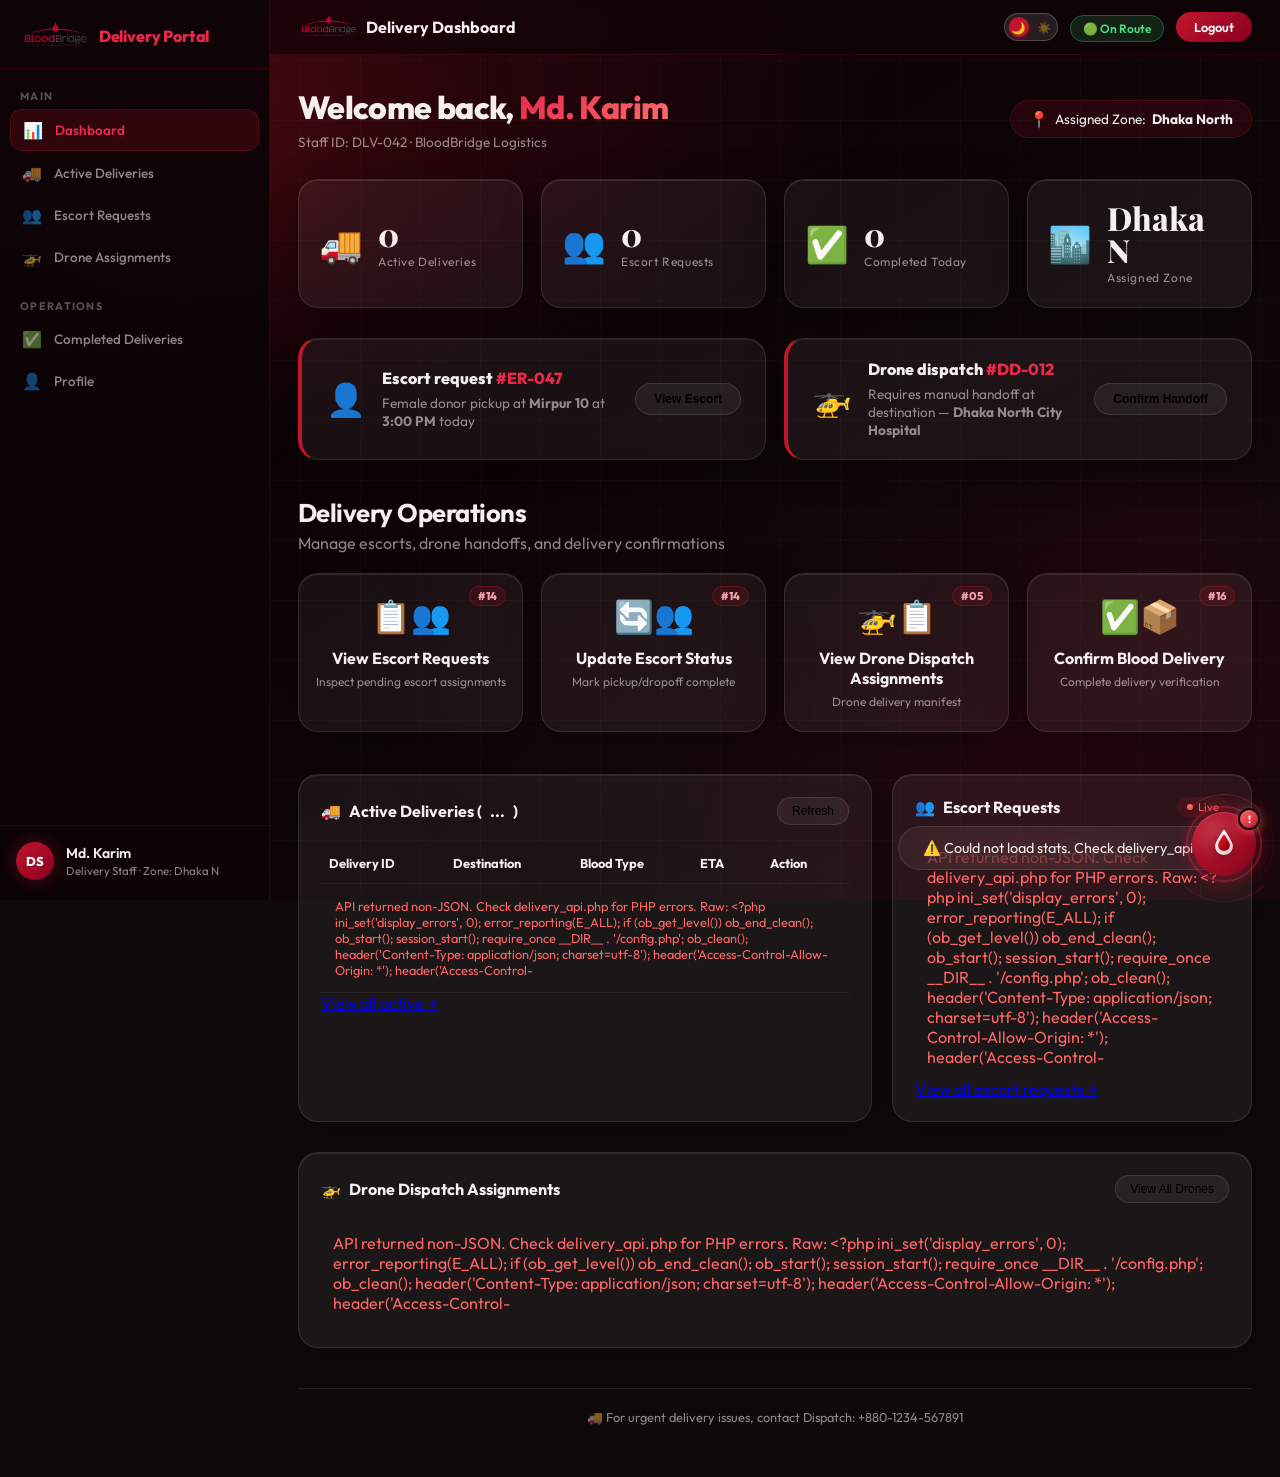
<file: delivery_staff_dash.html>
<!doctype html>
<html lang="en" data-theme="dark">
  <head>
    <meta charset="UTF-8" />
    <meta
      name="viewport"
      content="width=device-width, initial-scale=1.0, maximum-scale=1.0"
    />
    <title>BloodBridge — Delivery Staff Dashboard</title>
    <link rel="preconnect" href="https://fonts.googleapis.com" />
    <link rel="preconnect" href="https://fonts.gstatic.com" crossorigin />
    <link
      href="https://fonts.googleapis.com/css2?family=Outfit:wght@300;400;500;600;700;800&family=Playfair+Display:ital,wght@0,700;1,400&display=swap"
      rel="stylesheet"
    />
    <link rel="stylesheet" href="delivery_staff_dash.css" />
    <link rel="stylesheet" href="raktosathi_floating.css" />
    <link rel="stylesheet" href="responsive.css" />
  </head>
  <body>
    <div class="bg-scene">
      <div class="orb orb-1"></div>
      <div class="orb orb-2"></div>
      <div class="orb orb-3"></div>
    </div>
    <div class="grid-overlay"></div>

    <!-- SIDEBAR OVERLAY (mobile) -->
    <div class="sidebar-overlay" id="sidebarOverlay"></div>

    <!-- SIDEBAR (premium design) -->
    <aside class="sidebar" id="sidebar">
      <div class="sidebar-header">
        <div class="sidebar-logo">
          <img
            src="blood1.png"
            alt="BloodBridge"
            class="sidebar-logo-img"
            onerror="
              this.style.display = 'none';
              this.nextElementSibling.style.display = 'flex';
            "
          />
          <span class="sidebar-logo-text-fallback" style="display: none"
            >🩸 BloodBridge</span
          >
          <span class="sidebar-logo-text">Delivery Portal</span>
        </div>
        <button
          class="sidebar-close"
          id="sidebarClose"
          aria-label="Close sidebar"
        >
          ✕
        </button>
      </div>

      <div class="sidebar-section-label">Main</div>
      <nav class="sidebar-nav">
        <a href="#" class="sidebar-link active" data-section="dashboard">
          <span class="sidebar-icon">📊</span>
          <span>Dashboard</span>
        </a>
        <a href="#" class="sidebar-link" data-section="deliveries">
          <span class="sidebar-icon">🚚</span>
          <span>Active Deliveries</span>
        </a>
        <a href="#" class="sidebar-link" data-section="escorts">
          <span class="sidebar-icon">👥</span>
          <span>Escort Requests</span>
        </a>
        <a href="#" class="sidebar-link" data-section="drones">
          <span class="sidebar-icon">🚁</span>
          <span>Drone Assignments</span>
        </a>
      </nav>

      <div class="sidebar-section-label">Operations</div>
      <nav class="sidebar-nav">
        <a href="#" class="sidebar-link" data-section="completed">
          <span class="sidebar-icon">✅</span>
          <span>Completed Deliveries</span>
        </a>
        <a href="#" class="sidebar-link" data-section="profile">
          <span class="sidebar-icon">👤</span>
          <span>Profile</span>
        </a>
      </nav>

      <div class="sidebar-footer">
        <div class="sidebar-user">
          <div class="sidebar-avatar">DS</div>
          <div class="sidebar-user-info">
            <div class="sidebar-user-name">Md. Karim</div>
            <div class="sidebar-user-role">Delivery Staff · Zone: Dhaka N</div>
          </div>
        </div>
      </div>
    </aside>

    <!-- MAIN WRAPPER -->
    <div class="main-wrapper" id="mainWrapper">
      <!-- TOP NAVBAR -->
      <nav class="topnav">
        <div class="topnav-left">
          <button class="hamburger" id="hamburger" aria-label="Open sidebar">
            <span></span><span></span><span></span>
          </button>
          <div class="topnav-brand">
            <img
              src="blood1.png"
              alt="BloodBridge"
              class="topnav-logo-img"
              onerror="
                this.style.display = 'none';
                this.nextElementSibling.style.display = 'inline';
              "
            />
            <span class="topnav-logo-fallback" style="display: none">🩸</span>
            <span class="topnav-title">Delivery Dashboard</span>
          </div>
        </div>
        <div class="topnav-right">
          <div
            class="theme-toggle"
            id="themeToggle"
            title="Toggle Light/Dark Mode"
          >
            <div class="toggle-track">
              <span class="toggle-icon moon">🌙</span>
              <span class="toggle-icon sun">☀️</span>
              <div class="toggle-thumb"></div>
            </div>
          </div>
          <div class="delivery-badge">
            <span class="online-badge">🟢 On Route</span>
          </div>
          <button
            class="logout-btn"
            id="logoutBtn"
            onclick="localStorage.removeItem('bbDelPage');window.location.href='login.html'"
          >
            Logout
          </button>
        </div>
      </nav>

      <main class="content" id="pageContent">
        <!-- DASHBOARD VIEW (default active) -->
        <div class="dashboard-view active" id="dashboardView">
          <!-- GREETING + ZONE BANNER -->
          <div class="greeting-section reveal">
            <div class="greeting-text">
              <h1>
                Welcome back, <span class="delivery-name">Md. Karim</span>
              </h1>
              <p class="delivery-id">
                Staff ID: DLV-042 · BloodBridge Logistics
              </p>
            </div>
            <div class="zone-badge">
              <span class="zone-icon">📍</span> Assigned Zone:
              <strong>Dhaka North</strong>
            </div>
          </div>

          <!-- STATS GRID -->
          <div class="stats-grid reveal">
            <div class="stat-card glass-card">
              <div class="stat-icon">🚚</div>
              <div class="stat-info">
                <span class="stat-value" data-target="3" id="activeDeliveries"
                  >0</span
                >
                <span class="stat-label">Active Deliveries</span>
              </div>
            </div>
            <div class="stat-card glass-card">
              <div class="stat-icon">👥</div>
              <div class="stat-info">
                <span class="stat-value" data-target="1" id="escortRequests"
                  >0</span
                >
                <span class="stat-label">Escort Requests</span>
              </div>
            </div>
            <div class="stat-card glass-card">
              <div class="stat-icon">✅</div>
              <div class="stat-info">
                <span class="stat-value" data-target="2" id="completedToday"
                  >0</span
                >
                <span class="stat-label">Completed Today</span>
              </div>
            </div>
            <div class="stat-card glass-card">
              <div class="stat-icon">🏙️</div>
              <div class="stat-info">
                <span class="stat-value" id="assignedZone">Dhaka N</span>
                <span class="stat-label">Assigned Zone</span>
              </div>
            </div>
          </div>

          <!-- CRITICAL ALERTS -->
          <div class="alerts-grid reveal">
            <div class="alert-critical-card glass-card" id="escortAlertCard">
              <div class="alert-icon-critical">👤</div>
              <div class="alert-critical-content">
                <div class="alert-critical-title" id="escortAlertTitle">
                  Escort request <span class="highlight">#ER-047</span>
                </div>
                <p class="alert-critical-msg" id="escortAlertMsg">
                  Female donor pickup at <strong>Mirpur 10</strong> at
                  <strong>3:00 PM</strong> today
                </p>
              </div>
              <button class="critical-btn" id="handleEscortBtn">
                View Escort
              </button>
            </div>
            <div class="alert-critical-card glass-card" id="droneAlertCard">
              <div class="alert-icon-critical">🚁</div>
              <div class="alert-critical-content">
                <div class="alert-critical-title" id="droneAlertTitle">
                  Drone dispatch <span class="highlight">#DD-012</span>
                </div>
                <p class="alert-critical-msg" id="droneAlertMsg">
                  Requires manual handoff at destination —
                  <strong>Dhaka North City Hospital</strong>
                </p>
              </div>
              <button class="critical-btn" id="handleDroneBtn">
                Confirm Handoff
              </button>
            </div>
          </div>

          <!-- FEATURES & ACTIONS GRID -->
          <div class="section-header reveal">
            <h2>Delivery Operations</h2>
            <p>Manage escorts, drone handoffs, and delivery confirmations</p>
          </div>
          <div class="actions-grid reveal">
            <div class="action-card glass-card" data-action="viewEscorts">
              <div class="action-icon">📋👥</div>
              <h3>View Escort Requests</h3>
              <p>Inspect pending escort assignments</p>
              <span class="action-tag">#14</span>
            </div>
            <div class="action-card glass-card" data-action="updateEscort">
              <div class="action-icon">🔄👥</div>
              <h3>Update Escort Status</h3>
              <p>Mark pickup/dropoff complete</p>
              <span class="action-tag">#14</span>
            </div>
            <div
              class="action-card glass-card"
              data-action="viewDroneAssignments"
            >
              <div class="action-icon">🚁📋</div>
              <h3>View Drone Dispatch Assignments</h3>
              <p>Drone delivery manifest</p>
              <span class="action-tag">#05</span>
            </div>
            <div class="action-card glass-card" data-action="confirmDelivery">
              <div class="action-icon">✅📦</div>
              <h3>Confirm Blood Delivery</h3>
              <p>Complete delivery verification</p>
              <span class="action-tag">#16</span>
            </div>
          </div>

          <!-- TWO COLUMN: Active Deliveries + Escort Requests -->
          <div class="two-col-grid reveal">
            <div class="glass-card table-card">
              <div class="card-header">
                <div class="card-title">
                  <span class="card-title-icon">🚚</span> Active Deliveries
                  (<span id="pendingCountLabel">...</span>)
                </div>
                <button class="btn-ghost-sm" id="refreshDeliveriesBtn">
                  Refresh
                </button>
              </div>
              <div class="table-wrap">
                <table class="data-table">
                  <thead>
                    <tr>
                      <th>Delivery ID</th>
                      <th>Destination</th>
                      <th>Blood Type</th>
                      <th>ETA</th>
                      <th>Action</th>
                    </tr>
                  </thead>
                  <tbody id="activeDeliveriesTable">
                    <tr>
                      <td colspan="5" style="text-align: center; padding: 20px">
                        Loading…
                      </td>
                    </tr>
                  </tbody>
                </table>
              </div>
              <div class="card-footer">
                <a href="#" class="card-footer-link" id="viewAllDeliveriesLink"
                  >View all active →</a
                >
              </div>
            </div>

            <div class="glass-card alerts-card">
              <div class="card-header">
                <div class="card-title">
                  <span class="card-title-icon">👥</span> Escort Requests
                </div>
                <div class="live-pill small">
                  <span class="dot"></span> Live
                </div>
              </div>
              <div class="alert-list" id="escortList">
                <div
                  style="
                    padding: 12px;
                    text-align: center;
                    color: var(--text-muted);
                    font-size: 0.82rem;
                  "
                >
                  Loading…
                </div>
              </div>
              <div class="card-footer">
                <a href="#" class="card-footer-link" id="viewAllEscortsLink"
                  >View all escort requests →</a
                >
              </div>
            </div>
          </div>

          <!-- DRONE DISPATCH PREVIEW -->
          <div class="glass-card drone-preview reveal">
            <div class="card-header">
              <div class="card-title">
                <span class="card-title-icon">🚁</span> Drone Dispatch
                Assignments
              </div>
              <button class="btn-ghost-sm" id="viewAllDronesBtn">
                View All Drones
              </button>
            </div>
            <div class="drone-list">
              <div
                style="
                  padding: 16px;
                  text-align: center;
                  color: var(--text-muted);
                "
              >
                Loading…
              </div>
            </div>
          </div>

          <div class="footer-note reveal">
            <p>
              🚚 For urgent delivery issues, contact Dispatch: +880-1234-567891
            </p>
          </div>
        </div>

        <!-- SECTION: Active Deliveries -->
        <div class="dashboard-view" id="deliveriesView"></div>

        <!-- SECTION: Escort Requests -->
        <div class="dashboard-view" id="escortsView"></div>

        <!-- SECTION: Drone Assignments -->
        <div class="dashboard-view" id="dronesView"></div>

        <!-- SECTION: Completed Deliveries -->
        <div class="dashboard-view" id="completedView"></div>

        <!-- SECTION: Profile -->
        <div class="dashboard-view" id="profileView"></div>
      </main>
    </div>

    <!-- GLOBAL MODAL -->
    <div id="globalModal" class="modal-overlay">
      <div class="modal-container glass-card">
        <div class="modal-header">
          <h3 id="modalTitle">Action</h3>
          <button class="modal-close" id="closeModalBtn">&times;</button>
        </div>
        <div class="modal-body" id="modalBody"></div>
        <div class="modal-footer">
          <button class="btn-secondary modal-action-btn" id="modalConfirmBtn">
            Confirm</button
          ><button class="btn-ghost-sm" id="modalCancelBtn">Close</button>
        </div>
      </div>
    </div>

    <div id="toastMessage" class="toast-message"></div>

    <script>
      window._RAK_CONFIG = { auth: true, api: 'chat_api.php' };
    </script>
    <script src="raktosathi_floating.js"></script>
    <script src="delivery_staff_dash.js"></script>
  </body>
</html>
</file>
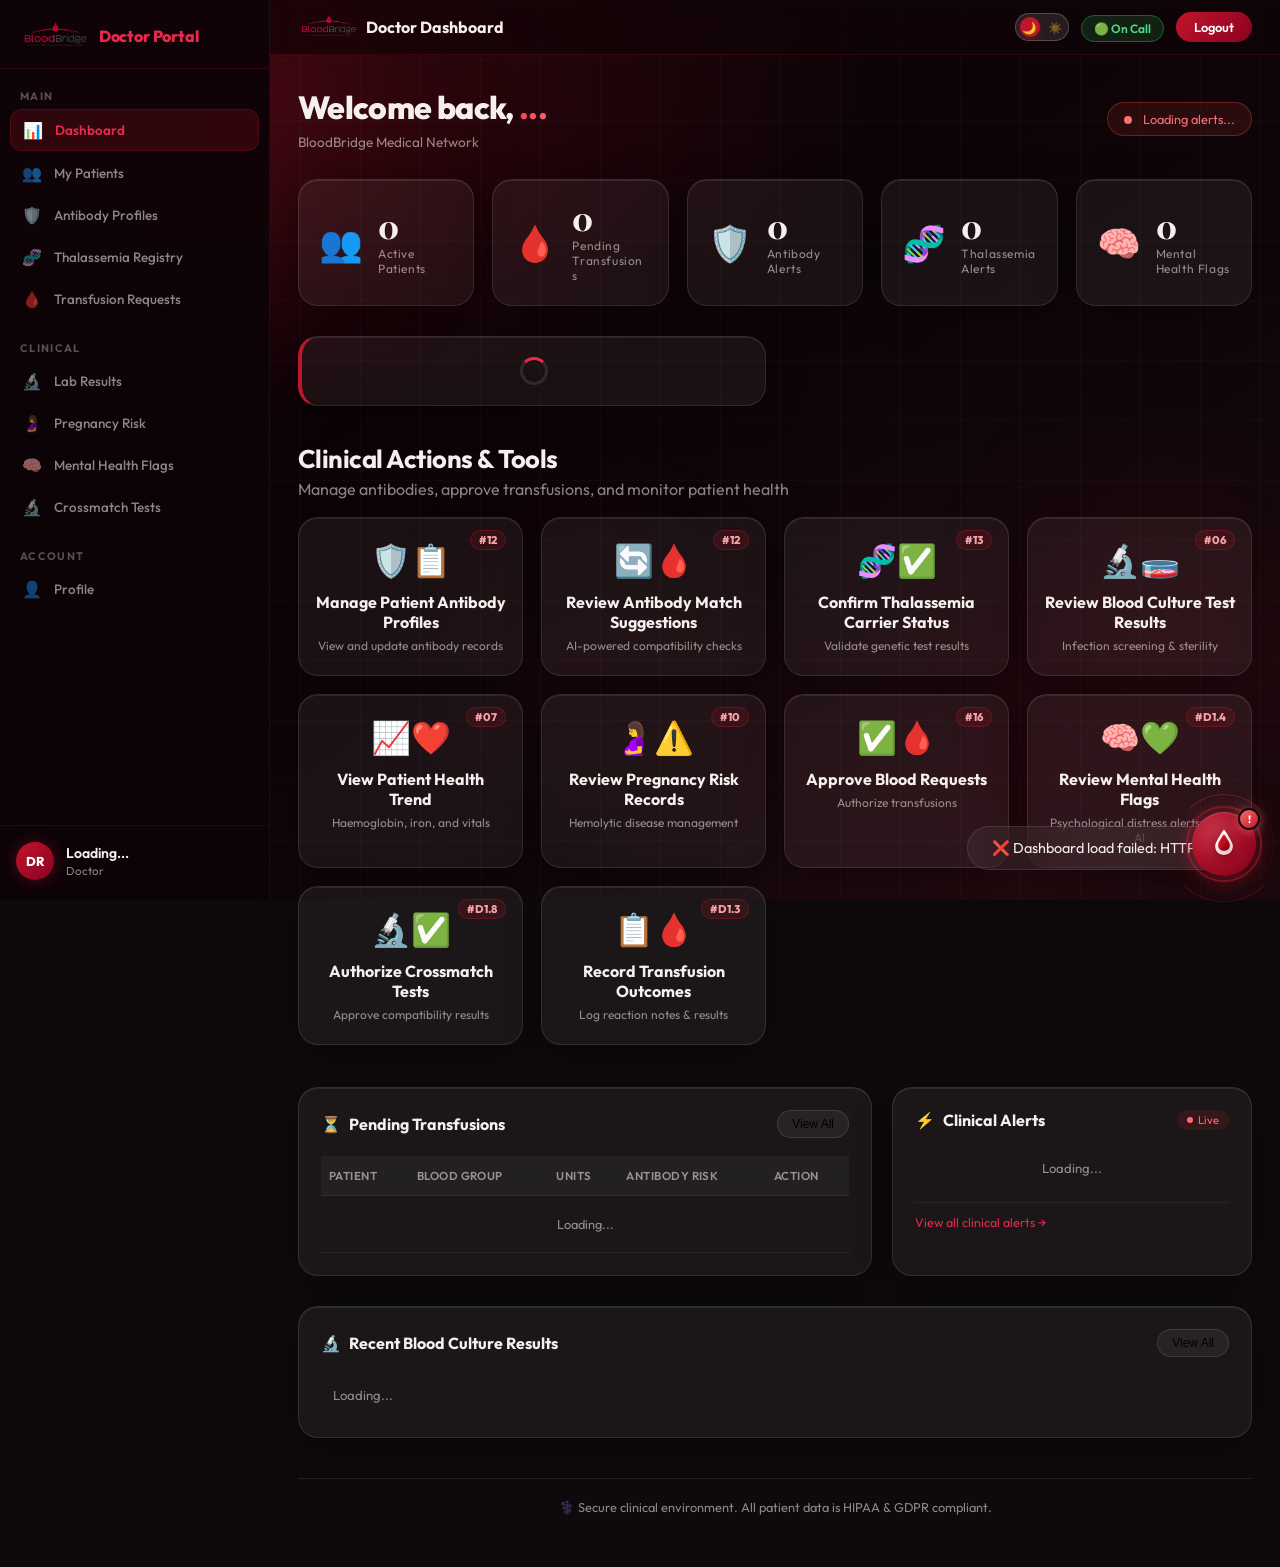
<file: doctor_dash.html>
<!DOCTYPE html>
<html lang="en" data-theme="dark">
<head>
  <meta charset="UTF-8">
  <meta name="viewport" content="width=device-width, initial-scale=1.0, maximum-scale=1.0">
  <title>BloodBridge — Doctor Dashboard</title>
  <link rel="preconnect" href="https://fonts.googleapis.com">
  <link rel="preconnect" href="https://fonts.gstatic.com" crossorigin>
  <link href="https://fonts.googleapis.com/css2?family=Outfit:wght@300;400;500;600;700;800&family=Playfair+Display:ital,wght@0,700;1,400&display=swap" rel="stylesheet">
  <link rel="stylesheet" href="doctor_dash.css">
  <link rel="stylesheet" href="raktosathi_floating.css">
  <link rel="stylesheet" href="responsive.css" />
</head>
<body>

<div class="bg-scene">
  <div class="orb orb-1"></div>
  <div class="orb orb-2"></div>
  <div class="orb orb-3"></div>
</div>
<div class="grid-overlay"></div>

<!-- SIDEBAR OVERLAY (mobile) -->
<div class="sidebar-overlay" id="sidebarOverlay"></div>

<!-- SIDEBAR (premium design) -->
<aside class="sidebar" id="sidebar">
  <div class="sidebar-header">
    <div class="sidebar-logo">
      <img src="blood1.png" alt="BloodBridge" class="sidebar-logo-img" onerror="this.style.display='none'; this.nextElementSibling.style.display='flex'">
      <span class="sidebar-logo-text-fallback" style="display:none;">🩸 BloodBridge</span>
      <span class="sidebar-logo-text">Doctor Portal</span>
    </div>
    <button class="sidebar-close" id="sidebarClose" aria-label="Close sidebar">✕</button>
  </div>

  <div class="sidebar-section-label">Main</div>
  <nav class="sidebar-nav">
    <a href="#" class="sidebar-link active" data-section="dashboard">
      <span class="sidebar-icon">📊</span>
      <span>Dashboard</span>
    </a>
    <a href="#" class="sidebar-link" data-section="patients">
      <span class="sidebar-icon">👥</span>
      <span>My Patients</span>
    </a>
    <a href="#" class="sidebar-link" data-section="antibodies">
      <span class="sidebar-icon">🛡️</span>
      <span>Antibody Profiles</span>
    </a>
    <a href="#" class="sidebar-link" data-section="thalassemia">
      <span class="sidebar-icon">🧬</span>
      <span>Thalassemia Registry</span>
    </a>
    <a href="#" class="sidebar-link" data-section="transfusions">
      <span class="sidebar-icon">🩸</span>
      <span>Transfusion Requests</span>
    </a>
  </nav>

  <div class="sidebar-section-label">Clinical</div>
  <nav class="sidebar-nav">
    <a href="#" class="sidebar-link" data-section="lab">
      <span class="sidebar-icon">🔬</span>
      <span>Lab Results</span>
    </a>
    <a href="#" class="sidebar-link" data-section="pregnancy">
      <span class="sidebar-icon">🤰</span>
      <span>Pregnancy Risk</span>
    </a>
    <a href="#" class="sidebar-link" data-section="mental">
      <span class="sidebar-icon">🧠</span>
      <span>Mental Health Flags</span>
    </a>
    <a href="#" class="sidebar-link" data-section="crossmatch">
      <span class="sidebar-icon">🔬</span>
      <span>Crossmatch Tests</span>
    </a>
  </nav>

  <div class="sidebar-section-label">Account</div>
  <nav class="sidebar-nav">
    <a href="#" class="sidebar-link" data-section="profile">
      <span class="sidebar-icon">👤</span>
      <span>Profile</span>
    </a>
  </nav>

  <div class="sidebar-footer">
    <div class="sidebar-user">
      <div class="sidebar-avatar" id="sidebarAvatar">DR</div>
      <div class="sidebar-user-info">
        <div class="sidebar-user-name" id="sidebarName">Loading...</div>
        <div class="sidebar-user-role" id="sidebarRole">Doctor</div>
      </div>
    </div>
  </div>
</aside>

<!-- MAIN WRAPPER -->
<div class="main-wrapper" id="mainWrapper">
  <!-- TOP NAVBAR -->
  <nav class="topnav">
    <div class="topnav-left">
      <button class="hamburger" id="hamburger" aria-label="Open sidebar">
        <span></span><span></span><span></span>
      </button>
      <div class="topnav-brand">
        <img src="blood1.png" alt="BloodBridge" class="topnav-logo-img" onerror="this.style.display='none'; this.nextElementSibling.style.display='inline'">
        <span class="topnav-logo-fallback" style="display:none;">🩸</span>
        <span class="topnav-title">Doctor Dashboard</span>
      </div>
    </div>
    <div class="topnav-right">
      <div class="theme-toggle" id="themeToggle" title="Toggle Light/Dark Mode">
        <div class="toggle-track">
          <span class="toggle-icon moon">🌙</span>
          <span class="toggle-icon sun">☀️</span>
          <div class="toggle-thumb"></div>
        </div>
      </div>
      <div class="doctor-badge">
        <span class="online-badge">🟢 On Call</span>
      </div>
      <button class="logout-btn" id="logoutBtn" onclick="localStorage.removeItem('bbDocPage');window.location.href='login.html'">Logout</button>
    </div>
  </nav>

  <main class="content" id="pageContent">
    <!-- DASHBOARD VIEW (default active) -->
    <div class="dashboard-view active" id="dashboardView">

      <!-- GREETING + STATS OVERVIEW -->
      <div class="greeting-section reveal">
        <div class="greeting-text">
          <h1>Welcome back, <span class="doctor-name" id="greetName">...</span></h1>
          <p class="doctor-id" id="doctorSubtitle">BloodBridge Medical Network</p>
        </div>
        <div class="alert-pulse">
          <span class="alert-dot"></span> <span id="alertPillText">Loading alerts...</span>
        </div>
      </div>

      <!-- STATS GRID (7 active patients, 3 pending transfusions, 2 antibody alerts, 1 thalassemia alert) -->
      <div class="stats-grid reveal">
        <div class="stat-card glass-card">
          <div class="stat-icon">👥</div>
          <div class="stat-info">
            <span class="stat-value" id="statPatients">0</span>
            <span class="stat-label">Active Patients</span>
          </div>
        </div>
        <div class="stat-card glass-card">
          <div class="stat-icon">🩸</div>
          <div class="stat-info">
            <span class="stat-value" id="statPendingTrans">0</span>
            <span class="stat-label">Pending Transfusions</span>
          </div>
        </div>
        <div class="stat-card glass-card">
          <div class="stat-icon">🛡️</div>
          <div class="stat-info">
            <span class="stat-value" id="statAntibodyAlerts">0</span>
            <span class="stat-label">Antibody Alerts</span>
          </div>
        </div>
        <div class="stat-card glass-card">
          <div class="stat-icon">🧬</div>
          <div class="stat-info">
            <span class="stat-value" id="statThalAlerts">0</span>
            <span class="stat-label">Thalassemia Alerts</span>
          </div>
        </div>
        <div class="stat-card glass-card">
          <div class="stat-icon">🧠</div>
          <div class="stat-info">
            <span class="stat-value" id="statMentalFlags">0</span>
            <span class="stat-label">Mental Health Flags</span>
          </div>
        </div>
      </div>

      <!-- CRITICAL ALERTS — dynamic -->
      <div class="alerts-grid reveal" id="criticalAlertsGrid">
        <div class="alert-critical-card glass-card" style="justify-content:center;color:var(--text-muted);">
          <div class="loader-spin" style="margin:0 auto;"></div>
        </div>
      </div>

      <!-- FEATURES & ACTIONS GRID (7 items from jpeg) -->
      <div class="section-header reveal">
        <h2>Clinical Actions & Tools</h2>
        <p>Manage antibodies, approve transfusions, and monitor patient health</p>
      </div>
      <div class="actions-grid reveal">
        <div class="action-card glass-card" data-action="manageAntibodies">
          <div class="action-icon">🛡️📋</div>
          <h3>Manage Patient Antibody Profiles</h3>
          <p>View and update antibody records</p>
          <span class="action-tag">#12</span>
        </div>
        <div class="action-card glass-card" data-action="antibodyMatch">
          <div class="action-icon">🔄🩸</div>
          <h3>Review Antibody Match Suggestions</h3>
          <p>AI-powered compatibility checks</p>
          <span class="action-tag">#12</span>
        </div>
        <div class="action-card glass-card" data-action="confirmThalassemia">
          <div class="action-icon">🧬✅</div>
          <h3>Confirm Thalassemia Carrier Status</h3>
          <p>Validate genetic test results</p>
          <span class="action-tag">#13</span>
        </div>
        <div class="action-card glass-card" data-action="cultureResults">
          <div class="action-icon">🔬🧫</div>
          <h3>Review Blood Culture Test Results</h3>
          <p>Infection screening & sterility</p>
          <span class="action-tag">#06</span>
        </div>
        <div class="action-card glass-card" data-action="healthTrend">
          <div class="action-icon">📈❤️</div>
          <h3>View Patient Health Trend</h3>
          <p>Haemoglobin, iron, and vitals</p>
          <span class="action-tag">#07</span>
        </div>
        <div class="action-card glass-card" data-action="pregnancyRisk">
          <div class="action-icon">🤰⚠️</div>
          <h3>Review Pregnancy Risk Records</h3>
          <p>Hemolytic disease management</p>
          <span class="action-tag">#10</span>
        </div>
        <div class="action-card glass-card" data-action="approveRequests">
          <div class="action-icon">✅🩸</div>
          <h3>Approve Blood Requests</h3>
          <p>Authorize transfusions</p>
          <span class="action-tag">#16</span>
        </div>
        <div class="action-card glass-card" data-action="mentalHealth">
          <div class="action-icon">🧠💚</div>
          <h3>Review Mental Health Flags</h3>
          <p>Psychological distress alerts from AI</p>
          <span class="action-tag">#D1.4</span>
        </div>
        <div class="action-card glass-card" data-action="crossmatchAuth">
          <div class="action-icon">🔬✅</div>
          <h3>Authorize Crossmatch Tests</h3>
          <p>Approve compatibility results</p>
          <span class="action-tag">#D1.8</span>
        </div>
        <div class="action-card glass-card" data-action="recordOutcomes">
          <div class="action-icon">📋🩸</div>
          <h3>Record Transfusion Outcomes</h3>
          <p>Log reaction notes &amp; results</p>
          <span class="action-tag">#D1.3</span>
        </div>
      </div>

      <!-- TWO COLUMN: Pending Transfusions + Patient List -->
      <div class="two-col-grid reveal">
        <!-- Pending Transfusions Table -->
        <div class="glass-card table-card">
          <div class="card-header">
            <div class="card-title"><span class="card-title-icon">⏳</span> Pending Transfusions</div>
            <button class="btn-ghost-sm" id="viewAllTransfusionsBtn">View All</button>
          </div>
          <div class="table-wrap">
            <table class="data-table">
              <thead>
                <tr><th>Patient</th><th>Blood Group</th><th>Units</th><th>Antibody Risk</th><th>Action</th></tr>
              </thead>
              <tbody id="dashTransfusionsBody">
                <tr><td colspan="5" style="text-align:center;color:var(--text-muted);padding:20px;">Loading...</td></tr>
              </tbody>
            </table>
          </div>
        </div>

        <!-- Recent Antibody Alerts & Thalassemia Pair List -->
        <div class="glass-card alerts-card">
          <div class="card-header">
            <div class="card-title"><span class="card-title-icon">⚡</span> Clinical Alerts</div>
            <div class="live-pill small"><span class="dot"></span> Live</div>
          </div>
          <div class="alert-list" id="dashClinicalAlerts">
            <div style="padding:12px;color:var(--text-muted);font-size:.82rem;text-align:center;">Loading...</div>
          </div>
          <div class="card-footer"><a href="#" class="card-footer-link" id="viewAllAlertsLink">View all clinical alerts →</a></div>
        </div>
      </div>

      <!-- RECENT LAB RESULTS PREVIEW -->
      <div class="glass-card lab-preview reveal">
        <div class="card-header">
          <div class="card-title"><span class="card-title-icon">🔬</span> Recent Blood Culture Results</div>
          <button class="btn-ghost-sm" id="viewAllLabBtn">View All</button>
        </div>
        <div class="lab-grid" id="dashLabGrid"><div style="padding:12px;color:var(--text-muted);font-size:.82rem;">Loading...</div></div>
      </div>

      <div class="footer-note reveal">
        <p>⚕️ Secure clinical environment. All patient data is HIPAA & GDPR compliant.</p>
      </div>
    </div>


    <!-- ══════════ PATIENTS ══════════ -->
    <div class="dashboard-view" id="patientsView">
      <div class="section-header reveal"><h2>My Patients</h2><p>Patients under your care and their blood request history</p></div>
      <div class="glass-card reveal" style="display:flex;align-items:flex-end;gap:16px;padding:16px 20px;margin-bottom:20px;flex-wrap:wrap;">
        <div style="display:flex;flex-direction:column;gap:6px;">
          <label style="font-size:.72rem;font-weight:600;color:var(--text-muted);text-transform:uppercase;letter-spacing:.06em;">Blood Group</label>
          <select id="patientFilterBG" style="background:var(--input-bg);border:1px solid var(--input-border);color:var(--text-primary);padding:8px 12px;border-radius:10px;font-family:Outfit,sans-serif;font-size:.82rem;">
            <option value="all">All Groups</option>
            <option value="A+">A+</option><option value="A-">A-</option>
            <option value="B+">B+</option><option value="B-">B-</option>
            <option value="AB+">AB+</option><option value="AB-">AB-</option>
            <option value="O+">O+</option><option value="O-">O-</option>
          </select>
        </div>
        <button id="addPatientBtn" style="background:linear-gradient(135deg,#C0162C,#8B0020);color:#fff;border:none;padding:9px 18px;border-radius:40px;font-size:.82rem;font-weight:600;cursor:pointer;font-family:Outfit,sans-serif;">+ Register Patient</button>
      </div>
      <div class="glass-card table-card reveal">
        <div class="card-header"><div class="card-title"><span class="card-title-icon">👥</span> Patient Registry</div></div>
        <div class="table-wrap">
          <table class="data-table">
            <thead><tr><th>#</th><th>Name</th><th>Blood Group</th><th>Phone</th><th>Last Request</th><th>Antibody</th><th>Action</th></tr></thead>
            <tbody id="patientsTableBody"><tr><td colspan="7" style="text-align:center;color:var(--text-muted);padding:24px;">Loading...</td></tr></tbody>
          </table>
        </div>
      </div>
    </div>

    <!-- ══════════ ANTIBODY PROFILES ══════════ -->
    <div class="dashboard-view" id="antibodiesView">
      <div class="section-header reveal"><h2>Antibody Profiles</h2><p>Patient antibody records and AI-powered compatibility suggestions</p></div>
      <div class="two-col-grid reveal">
        <div class="glass-card table-card">
          <div class="card-header"><div class="card-title"><span class="card-title-icon">🛡️</span> Antibody Records</div></div>
          <div class="table-wrap">
            <table class="data-table">
              <thead><tr><th>Patient</th><th>Antibody</th><th>Type</th><th>Detected</th><th>Action</th></tr></thead>
              <tbody id="antibodyTableBody"><tr><td colspan="5" style="text-align:center;color:var(--text-muted);padding:24px;">Loading...</td></tr></tbody>
            </table>
          </div>
        </div>
        <div class="glass-card table-card">
          <div class="card-header"><div class="card-title"><span class="card-title-icon">🔄</span> Match Suggestions</div><div class="live-pill small"><span class="dot"></span> AI</div></div>
          <div id="matchSuggestionsContainer"><div style="padding:20px;color:var(--text-muted);font-size:.82rem;text-align:center;">Loading suggestions...</div></div>
        </div>
      </div>
    </div>

    <!-- ══════════ THALASSEMIA REGISTRY ══════════ -->
    <div class="dashboard-view" id="thalassemiaView">
      <div class="section-header reveal"><h2>Thalassemia Registry</h2><p>Carrier confirmation and couple alerts for genetic counseling</p></div>
      <div class="two-col-grid reveal">
        <div class="glass-card table-card">
          <div class="card-header"><div class="card-title"><span class="card-title-icon">🧬</span> Carrier Records</div></div>
          <div class="table-wrap">
            <table class="data-table">
              <thead><tr><th>Patient</th><th>Is Carrier</th><th>Confirmed By</th><th>Confirmed At</th><th>Action</th></tr></thead>
              <tbody id="thalCarrierBody"><tr><td colspan="5" style="text-align:center;color:var(--text-muted);padding:24px;">Loading...</td></tr></tbody>
            </table>
          </div>
        </div>
        <div class="glass-card table-card">
          <div class="card-header"><div class="card-title"><span class="card-title-icon">⚠️</span> Couple Alerts</div></div>
          <div class="table-wrap">
            <table class="data-table">
              <thead><tr><th>Couple ID</th><th>Risk %</th><th>Advice</th><th>Date</th><th>Action</th></tr></thead>
              <tbody id="thalCoupleBody"><tr><td colspan="5" style="text-align:center;color:var(--text-muted);padding:24px;">Loading...</td></tr></tbody>
            </table>
          </div>
        </div>
      </div>
    </div>

    <!-- ══════════ TRANSFUSION REQUESTS ══════════ -->
    <div class="dashboard-view" id="transfusionsView">
      <div class="section-header reveal">
        <div style="display:flex;justify-content:space-between;align-items:flex-start;flex-wrap:wrap;gap:12px;">
          <div><h2>Transfusion Requests</h2><p>Pending blood requests awaiting your approval &amp; recorded outcomes</p></div>
          <div class="live-pill"><span class="dot"></span> Live</div>
        </div>
      </div>
      <div class="glass-card reveal" style="display:flex;align-items:flex-end;gap:16px;padding:16px 20px;margin-bottom:20px;flex-wrap:wrap;">
        <div style="display:flex;flex-direction:column;gap:6px;">
          <label style="font-size:.72rem;font-weight:600;color:var(--text-muted);text-transform:uppercase;letter-spacing:.06em;">Status</label>
          <select id="transFilterStatus" style="background:var(--input-bg);border:1px solid var(--input-border);color:var(--text-primary);padding:8px 12px;border-radius:10px;font-family:Outfit,sans-serif;font-size:.82rem;">
            <option value="pending">Pending</option><option value="approved">Approved</option><option value="all">All</option>
          </select>
        </div>
        <button id="refreshTransBtn" style="background:var(--glass-bg);border:1px solid var(--glass-border);padding:9px 16px;border-radius:40px;font-size:.82rem;cursor:pointer;font-family:Outfit,sans-serif;color:var(--text-primary);">🔄 Refresh</button>
      </div>
      <div class="glass-card table-card reveal">
        <div class="card-header"><div class="card-title"><span class="card-title-icon">🩸</span> Blood Requests</div></div>
        <div class="table-wrap">
          <table class="data-table">
            <thead><tr><th>Request ID</th><th>Requester</th><th>Blood Group</th><th>Units</th><th>Urgency</th><th>Antibody Risk</th><th>Date</th><th>Action</th></tr></thead>
            <tbody id="transTableBody"><tr><td colspan="8" style="text-align:center;color:var(--text-muted);padding:24px;">Loading...</td></tr></tbody>
          </table>
        </div>
      </div>
      <div class="glass-card table-card reveal" style="margin-top:20px;">
        <div class="card-header"><div class="card-title"><span class="card-title-icon">📜</span> Transfusion History</div></div>
        <div class="table-wrap">
          <table class="data-table">
            <thead><tr><th>#</th><th>Date</th><th>Recipient</th><th>Blood Group</th><th>Hospital</th><th>Crossmatch</th><th>Notes</th><th>Action</th></tr></thead>
            <tbody id="transHistoryBody"><tr><td colspan="8" style="text-align:center;color:var(--text-muted);padding:24px;">Loading...</td></tr></tbody>
          </table>
        </div>
      </div>
    </div>

    <!-- ══════════ LAB RESULTS ══════════ -->
    <div class="dashboard-view" id="labView">
      <div class="section-header reveal"><h2>Lab Results</h2><p>Blood culture and donor health records</p></div>
      <div class="glass-card table-card reveal">
        <div class="card-header"><div class="card-title"><span class="card-title-icon">🧫</span> Blood Culture Tests</div></div>
        <div class="table-wrap">
          <table class="data-table">
            <thead><tr><th>#</th><th>Test Date</th><th>Blood Bag</th><th>Result</th><th>Pathogen</th><th>Comments</th></tr></thead>
            <tbody id="labCultureBody"><tr><td colspan="6" style="text-align:center;color:var(--text-muted);padding:24px;">Loading...</td></tr></tbody>
          </table>
        </div>
      </div>
      <div class="glass-card table-card reveal" style="margin-top:20px;">
        <div class="card-header"><div class="card-title"><span class="card-title-icon">❤️</span> Recent Donor Health Records</div></div>
        <div class="table-wrap">
          <table class="data-table">
            <thead><tr><th>Donor</th><th>Date</th><th>Haemoglobin</th><th>BP</th><th>Pulse</th><th>Weight</th><th>Notes</th></tr></thead>
            <tbody id="labHealthBody"><tr><td colspan="7" style="text-align:center;color:var(--text-muted);padding:24px;">Loading...</td></tr></tbody>
          </table>
        </div>
      </div>
    </div>

    <!-- ══════════ PREGNANCY RISK ══════════ -->
    <div class="dashboard-view" id="pregnancyView">
      <div class="section-header reveal"><h2>Pregnancy Risk Records</h2><p>Hemolytic disease of the newborn monitoring and blood group prediction</p></div>
      <div class="glass-card table-card reveal">
        <div class="card-header"><div class="card-title"><span class="card-title-icon">🤰</span> Pregnancy Records</div></div>
        <div class="table-wrap">
          <table class="data-table">
            <thead><tr><th>#</th><th>Mother</th><th>Mother BG</th><th>Father BG</th><th>Baby BG (predicted)</th><th>Due Date</th><th>Risk Advice</th></tr></thead>
            <tbody id="pregnancyBody"><tr><td colspan="7" style="text-align:center;color:var(--text-muted);padding:24px;">Loading...</td></tr></tbody>
          </table>
        </div>
      </div>
    </div>

    <!-- ══════════ MENTAL HEALTH FLAGS ══════════ -->
    <div class="dashboard-view" id="mentalView">
      <div class="section-header reveal"><h2>Mental Health Flags</h2><p>Review psychological distress flags raised by AI chatbot interactions</p></div>
      <div class="two-col-grid reveal">
        <div class="glass-card table-card">
          <div class="card-header"><div class="card-title"><span class="card-title-icon">🧠</span> Active Flags</div><div class="live-pill small"><span class="dot"></span> Live</div></div>
          <div class="table-wrap">
            <table class="data-table">
              <thead><tr><th>#</th><th>User</th><th>Flag Type</th><th>Severity</th><th>Keywords</th><th>Referred</th><th>Action</th></tr></thead>
              <tbody id="mentalHealthBody"><tr><td colspan="7" style="text-align:center;color:var(--text-muted);padding:24px;">Loading...</td></tr></tbody>
            </table>
          </div>
        </div>
        <div class="glass-card alerts-card">
          <div class="card-header"><div class="card-title"><span class="card-title-icon">📋</span> Referral Summary</div></div>
          <div id="mentalReferralSummary" style="padding:10px 0;">
            <div style="padding:14px;color:var(--text-muted);font-size:.82rem;text-align:center;">Loading summary...</div>
          </div>
        </div>
      </div>
    </div>

    <!-- ══════════ CROSSMATCH TESTS ══════════ -->
    <div class="dashboard-view" id="crossmatchView">
      <div class="section-header reveal"><h2>Crossmatch Test Authorization</h2><p>Review and authorize crossmatch compatibility tests for transfusions</p></div>
      <div class="glass-card reveal" style="display:flex;align-items:flex-end;gap:16px;padding:16px 20px;margin-bottom:20px;flex-wrap:wrap;">
        <div style="display:flex;flex-direction:column;gap:6px;">
          <label style="font-size:.72rem;font-weight:600;color:var(--text-muted);text-transform:uppercase;letter-spacing:.06em;">Status</label>
          <select id="crossmatchFilter" style="background:var(--input-bg);border:1px solid var(--input-border);color:var(--text-primary);padding:8px 12px;border-radius:10px;font-family:Outfit,sans-serif;font-size:.82rem;">
            <option value="pending">Pending</option><option value="compatible">Compatible</option><option value="incompatible">Incompatible</option><option value="all">All</option>
          </select>
        </div>
        <button id="refreshCrossmatchBtn" style="background:var(--glass-bg);border:1px solid var(--glass-border);padding:9px 16px;border-radius:40px;font-size:.82rem;cursor:pointer;font-family:Outfit,sans-serif;color:var(--text-primary);">🔄 Refresh</button>
      </div>
      <div class="glass-card table-card reveal">
        <div class="card-header"><div class="card-title"><span class="card-title-icon">🔬</span> Crossmatch Tests</div></div>
        <div class="table-wrap">
          <table class="data-table">
            <thead><tr><th>#</th><th>Recipient</th><th>Blood Bag</th><th>Major</th><th>Minor</th><th>Antibody Screen</th><th>Date</th><th>Action</th></tr></thead>
            <tbody id="crossmatchBody"><tr><td colspan="8" style="text-align:center;color:var(--text-muted);padding:24px;">Loading...</td></tr></tbody>
          </table>
        </div>
      </div>
    </div>

    <!-- ══════════ PROFILE ══════════ -->
    <div class="dashboard-view" id="profileView">
      <div class="section-header reveal"><h2>Doctor Profile</h2><p>Your professional information and account settings</p></div>
      <div class="reveal" style="display:grid;grid-template-columns:260px 1fr;gap:24px;align-items:start;">
        <div class="glass-card" style="padding:28px 20px;text-align:center;display:flex;flex-direction:column;align-items:center;gap:14px;position:sticky;top:88px;">
          <div style="position:relative;display:inline-block;">
            <div id="profAvatarCircle" style="width:100px;height:100px;border-radius:50%;background:linear-gradient(135deg,#C0162C,#8B0020);display:flex;align-items:center;justify-content:center;font-size:2rem;font-weight:800;color:#fff;box-shadow:0 0 32px rgba(192,22,44,.45);overflow:hidden;">DR</div>
          </div>
          <div style="font-size:1.15rem;font-weight:700;" id="profNameDisplay">Loading...</div>
          <div style="font-size:.8rem;color:var(--text-muted);" id="profSpecDisplay">Doctor</div>
          <div style="font-size:.72rem;color:var(--text-sub);background:rgba(192,22,44,.15);padding:3px 10px;border-radius:50px;border:1px solid rgba(192,22,44,.35);" id="profIdDisplay">ID: --</div>
          <div style="font-size:.8rem;color:var(--text-muted);" id="profHospDisplay">Hospital: --</div>
          <div style="font-size:.78rem;color:var(--text-muted);" id="profLicenseDisplay">License: --</div>
        </div>
        <div class="glass-card" style="padding:28px;">
          <div style="display:flex;justify-content:space-between;align-items:center;margin-bottom:24px;flex-wrap:wrap;gap:12px;">
            <h3 style="font-size:1.15rem;font-weight:700;">Professional Information</h3>
            <div style="display:flex;gap:10px;">
              <button style="background:none;border:1px solid var(--glass-border);padding:7px 16px;border-radius:40px;font-size:.78rem;cursor:pointer;font-family:Outfit,sans-serif;color:var(--text-muted);display:none;" id="cancelProfBtn">Cancel</button>
              <button style="background:linear-gradient(135deg,#C0162C,#8B0020);color:#fff;border:none;padding:7px 16px;border-radius:40px;font-size:.78rem;font-weight:600;cursor:pointer;font-family:Outfit,sans-serif;" id="editProfBtn">✏️ Edit</button>
              <button style="background:linear-gradient(135deg,#C0162C,#8B0020);color:#fff;border:none;padding:7px 16px;border-radius:40px;font-size:.78rem;font-weight:600;cursor:pointer;font-family:Outfit,sans-serif;display:none;" id="saveProfBtn">💾 Save</button>
            </div>
          </div>
          <form id="profileForm" novalidate>
            <div style="display:grid;grid-template-columns:1fr 1fr;gap:16px;">
              <div><label style="font-size:.78rem;font-weight:600;color:var(--text-muted);display:block;margin-bottom:6px;">Doctor ID</label><input type="text" id="profUserId" readonly style="width:100%;padding:10px 14px;background:var(--input-bg);border:1px solid var(--input-border);border-radius:10px;color:var(--text-primary);font-size:.85rem;font-family:Outfit,sans-serif;opacity:.6;cursor:not-allowed;"></div>
              <div><label style="font-size:.78rem;font-weight:600;color:var(--text-muted);display:block;margin-bottom:6px;">Member Since</label><input type="text" id="profCreatedAt" readonly style="width:100%;padding:10px 14px;background:var(--input-bg);border:1px solid var(--input-border);border-radius:10px;color:var(--text-primary);font-size:.85rem;font-family:Outfit,sans-serif;opacity:.6;cursor:not-allowed;"></div>
              <div><label style="font-size:.78rem;font-weight:600;color:var(--text-muted);display:block;margin-bottom:6px;">Full Name *</label><input type="text" id="profFullName" name="full_name" disabled style="width:100%;padding:10px 14px;background:var(--input-bg);border:1px solid var(--input-border);border-radius:10px;color:var(--text-primary);font-size:.85rem;font-family:Outfit,sans-serif;"><div id="err-fullname" style="font-size:.72rem;color:#f87171;min-height:14px;"></div></div>
              <div><label style="font-size:.78rem;font-weight:600;color:var(--text-muted);display:block;margin-bottom:6px;">Email *</label><input type="email" id="profEmail" name="email" disabled style="width:100%;padding:10px 14px;background:var(--input-bg);border:1px solid var(--input-border);border-radius:10px;color:var(--text-primary);font-size:.85rem;font-family:Outfit,sans-serif;"><div id="err-email" style="font-size:.72rem;color:#f87171;min-height:14px;"></div></div>
              <div><label style="font-size:.78rem;font-weight:600;color:var(--text-muted);display:block;margin-bottom:6px;">Phone</label><input type="tel" id="profPhone" name="phone" disabled style="width:100%;padding:10px 14px;background:var(--input-bg);border:1px solid var(--input-border);border-radius:10px;color:var(--text-primary);font-size:.85rem;font-family:Outfit,sans-serif;"></div>
              <div><label style="font-size:.78rem;font-weight:600;color:var(--text-muted);display:block;margin-bottom:6px;">Specialization</label><input type="text" id="profSpec" name="specialization" disabled style="width:100%;padding:10px 14px;background:var(--input-bg);border:1px solid var(--input-border);border-radius:10px;color:var(--text-primary);font-size:.85rem;font-family:Outfit,sans-serif;"></div>
              <div><label style="font-size:.78rem;font-weight:600;color:var(--text-muted);display:block;margin-bottom:6px;">License No.</label><input type="text" id="profLicense" name="license_no" disabled style="width:100%;padding:10px 14px;background:var(--input-bg);border:1px solid var(--input-border);border-radius:10px;color:var(--text-primary);font-size:.85rem;font-family:Outfit,sans-serif;"></div>
              <div><label style="font-size:.78rem;font-weight:600;color:var(--text-muted);display:block;margin-bottom:6px;">Hospital Affiliation</label><input type="text" id="profHospital" name="hospital_affiliation" disabled style="width:100%;padding:10px 14px;background:var(--input-bg);border:1px solid var(--input-border);border-radius:10px;color:var(--text-primary);font-size:.85rem;font-family:Outfit,sans-serif;"></div>
            </div>
            <div id="profFormActions" style="display:none;margin-top:20px;padding-top:20px;border-top:1px solid var(--table-border);display:flex;gap:12px;justify-content:flex-end;">
              <button type="button" id="cancelProfBtn2" style="background:none;border:1px solid var(--glass-border);padding:10px 22px;border-radius:10px;cursor:pointer;font-family:Outfit,sans-serif;font-size:.88rem;color:var(--text-muted);">Cancel</button>
              <button type="submit" style="background:linear-gradient(135deg,#C0162C,#8B0020);color:#fff;border:none;padding:10px 28px;border-radius:10px;cursor:pointer;font-family:Outfit,sans-serif;font-size:.88rem;font-weight:600;">💾 Save Profile</button>
            </div>
          </form>
        </div>
      </div>
    </div>
  </main>
</div>

<!-- GLOBAL MODAL -->
<div id="globalModal" class="modal-overlay">
  <div class="modal-container glass-card">
    <div class="modal-header"><h3 id="modalTitle">Action</h3><button class="modal-close" id="closeModalBtn">&times;</button></div>
    <div class="modal-body" id="modalBody"></div>
    <div class="modal-footer"><button class="btn-secondary modal-action-btn" id="modalConfirmBtn">Confirm</button><button class="btn-ghost-sm" id="modalCancelBtn">Close</button></div>
  </div>
</div>

<div id="toastMessage" class="toast-message"></div>

<script>
  window._RAK_CONFIG = { auth: true, api: 'chat_api.php' };
</script>
<script src="raktosathi_floating.js"></script>
<script src="doctor_dash.js"></script>
</body>
</html>
</file>
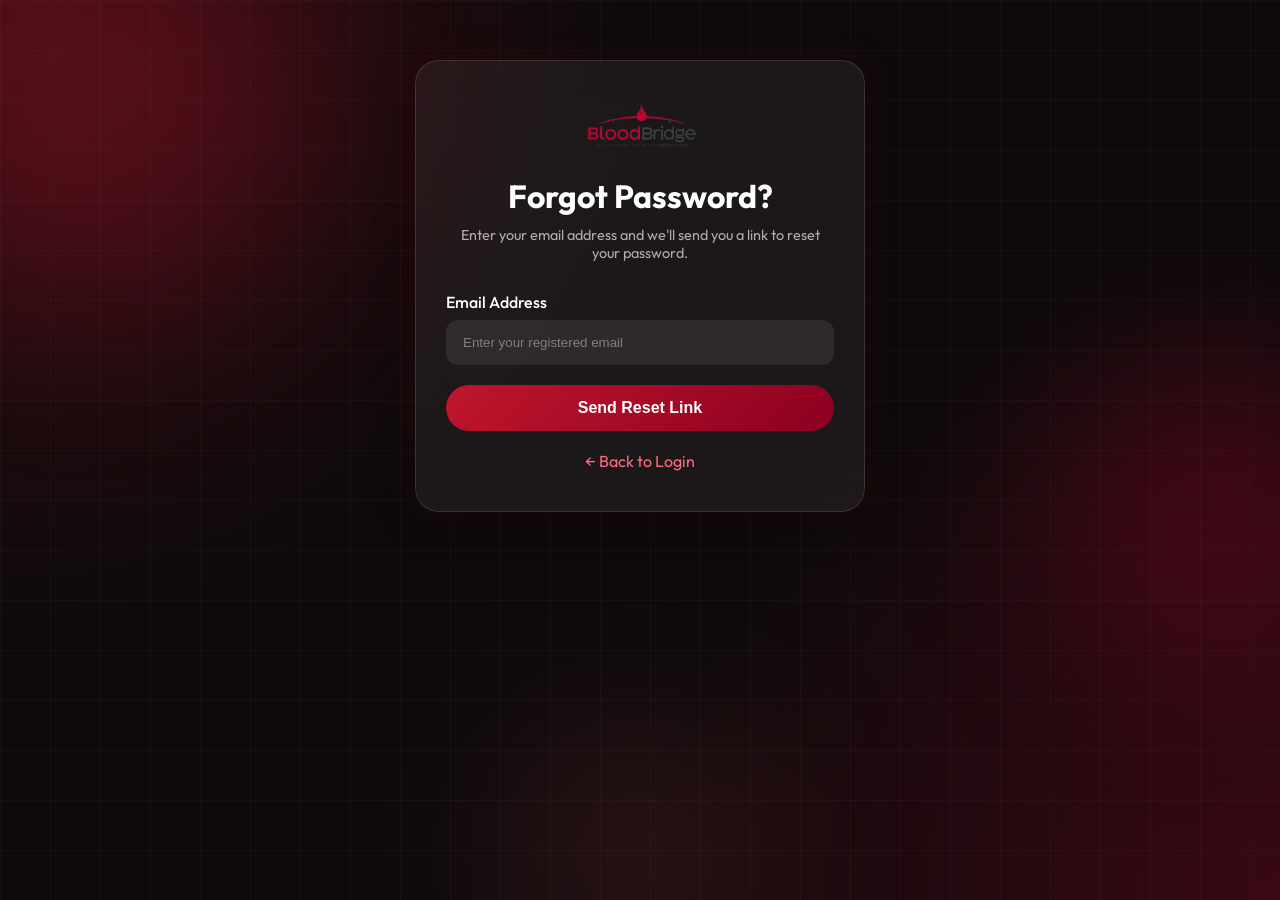
<file: forgot_password.html>
<!doctype html>
<html lang="en">
  <head>
    <meta charset="UTF-8" />
    <meta name="viewport" content="width=device-width, initial-scale=1.0" />
    <title>Forgot Password - BloodBridge</title>
    <link rel="preconnect" href="https://fonts.googleapis.com" />
    <link rel="preconnect" href="https://fonts.gstatic.com" crossorigin />
    <link
      href="https://fonts.googleapis.com/css2?family=Outfit:wght@300;400;500;600;700&display=swap"
      rel="stylesheet"
    />
    <link rel="stylesheet" href="login.css" />
    <link rel="stylesheet" href="responsive.css" />
    <style>
      .forgot-container {
        position: relative;
        z-index: 10;
        display: flex;
        justify-content: center;
        align-items: flex-start;
        min-height: 100vh;
        padding: 20px;
        padding-top: 60px;
        padding-bottom: 60px;
      }
      .back-link {
        text-align: center;
        margin-top: 20px;
      }
      .back-link a {
        color: #ff6b81;
        text-decoration: none;
        transition: color 0.3s;
      }
      .back-link a:hover {
        color: #ff8da0;
        text-decoration: underline;
      }
      .info-text {
        color: rgba(255, 255, 255, 0.65);
        font-size: 0.9rem;
        margin-bottom: 20px;
        text-align: center;
      }
    </style>

  </head>
  <body>
    <!-- BACKGROUND -->
    <div class="bg-scene">
      <div class="orb orb-1"></div>
      <div class="orb orb-2"></div>
      <div class="orb orb-3"></div>
    </div>
    <div class="grid-overlay"></div>

    <!-- FORGOT PASSWORD CONTAINER -->
    <div class="forgot-container">
      <div class="login-card">
        <!-- LOGO -->
        <div class="logo-section">
          <img src="blood1.png" alt="BloodBridge Logo" />
          <h1>Forgot Password?</h1>
          <p class="info-text">
            Enter your email address and we'll send you a link to reset your
            password.
          </p>
        </div>

        <!-- FORM -->
        <form
          id="forgotForm"
          method="POST"
          action="forgot_password.php"
          novalidate
        >
          <div class="input-group">
            <label>Email Address</label>
            <input
              type="email"
              id="email"
              name="email"
              autocomplete="email"
              placeholder="Enter your registered email"
              required
            />
          </div>

          <button type="submit" class="login-btn">Send Reset Link</button>

          <div class="back-link">
            <a href="login.html">← Back to Login</a>
          </div>
        </form>
      </div>
    </div>

    <script>
      const forgotForm = document.getElementById("forgotForm");

      forgotForm.addEventListener("submit", async function (e) {
        e.preventDefault();

        const email = document.getElementById("email").value.trim();

        if (email === "") {
          showError("Please enter your email address.");
          return;
        }

        if (!isValidEmail(email)) {
          showError("Please enter a valid email address.");
          return;
        }

        const submitBtn = document.querySelector(".login-btn");
        const originalText = submitBtn.textContent;
        submitBtn.disabled = true;
        submitBtn.textContent = "Sending...";

        try {
          const formData = new FormData();
          formData.append("email", email);

          const response = await fetch("forgot_password.php", {
            method: "POST",
            body: formData,
          });

          const result = await response.json();

          if (!response.ok) {
            throw new Error(result.message || "Request failed");
          }

          showSuccess(result.message);
          document.getElementById("email").value = "";
        } catch (error) {
          showError(error.message);
        } finally {
          submitBtn.disabled = false;
          submitBtn.textContent = originalText;
        }
      });

      function isValidEmail(email) {
        const emailRegex = /^[^\s@]+@[^\s@]+\.[^\s@]+$/;
        return emailRegex.test(email);
      }

      function showError(message) {
        removeMessages();
        const errorDiv = document.createElement("div");
        errorDiv.className = "login-message error";
        errorDiv.textContent = message;
        const loginCard = document.querySelector(".login-card");
        loginCard.insertBefore(errorDiv, loginCard.querySelector("form"));
        setTimeout(() => errorDiv.remove(), 5000);
      }

      function showSuccess(message) {
        removeMessages();
        const successDiv = document.createElement("div");
        successDiv.className = "login-message success";
        successDiv.textContent = message;
        const loginCard = document.querySelector(".login-card");
        loginCard.insertBefore(successDiv, loginCard.querySelector("form"));
      }

      function removeMessages() {
        document
          .querySelectorAll(".login-message")
          .forEach((msg) => msg.remove());
      }
    </script>
  </body>
</html>
</file>
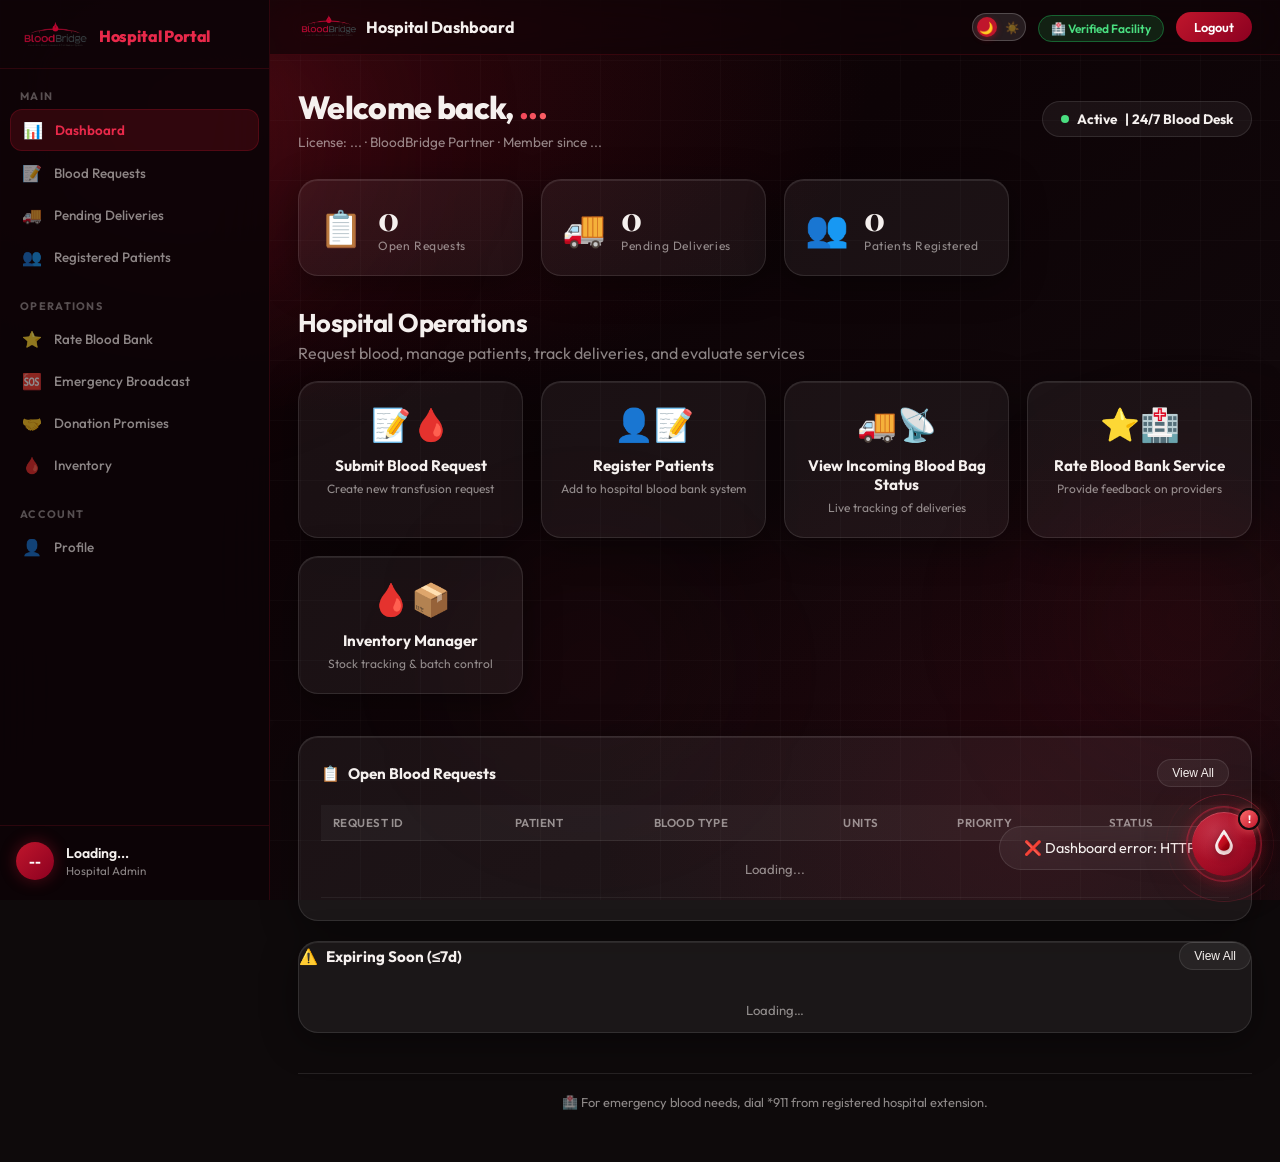
<file: hospital_dash.html>
<!doctype html>
<html lang="en" data-theme="dark">
  <head>
    <meta charset="UTF-8" />
    <meta
      name="viewport"
      content="width=device-width, initial-scale=1.0, maximum-scale=1.0"
    />
    <title>BloodBridge — Hospital Dashboard</title>
    <link rel="preconnect" href="https://fonts.googleapis.com" />
    <link rel="preconnect" href="https://fonts.gstatic.com" crossorigin />
    <link
      href="https://fonts.googleapis.com/css2?family=Outfit:wght@300;400;500;600;700;800&family=Playfair+Display:ital,wght@0,700;1,400&display=swap"
      rel="stylesheet"
    />
    <link rel="stylesheet" href="hospital_dash.css" />
    <link rel="stylesheet" href="raktosathi_floating.css" />
    <link rel="stylesheet" href="responsive.css" />

  </head>
  <body>
    <div class="bg-scene">
      <div class="orb orb-1"></div>
      <div class="orb orb-2"></div>
      <div class="orb orb-3"></div>
    </div>
    <div class="grid-overlay"></div>

    <div class="sidebar-overlay" id="sidebarOverlay"></div>

    <!-- SIDEBAR -->
    <aside class="sidebar" id="sidebar">
      <div class="sidebar-header">
        <div class="sidebar-logo">
          <img
            src="blood1.png"
            alt="BloodBridge"
            class="sidebar-logo-img"
            onerror="this.style.display = 'none'"
          />
          <span class="sidebar-logo-text">Hospital Portal</span>
        </div>
        <button
          class="sidebar-close"
          id="sidebarClose"
          aria-label="Close sidebar"
        >
          ✕
        </button>
      </div>

      <div class="sidebar-section-label">Main</div>
      <nav class="sidebar-nav">
        <a href="javascript:void(0)" class="sidebar-link active" data-section="dashboard"
          ><span class="sidebar-icon">📊</span><span>Dashboard</span></a
        >
        <a href="javascript:void(0)" class="sidebar-link" data-section="requests"
          ><span class="sidebar-icon">📝</span><span>Blood Requests</span></a
        >
        <a href="javascript:void(0)" class="sidebar-link" data-section="deliveries"
          ><span class="sidebar-icon">🚚</span
          ><span>Pending Deliveries</span></a
        >
        <a href="javascript:void(0)" class="sidebar-link" data-section="patients"
          ><span class="sidebar-icon">👥</span
          ><span>Registered Patients</span></a
        >
      </nav>

      <div class="sidebar-section-label">Operations</div>
      <nav class="sidebar-nav">
        <a href="javascript:void(0)" class="sidebar-link" data-section="ratings"
          ><span class="sidebar-icon">⭐</span><span>Rate Blood Bank</span></a
        >
        <a href="javascript:void(0)" class="sidebar-link" data-section="emergency"
          ><span class="sidebar-icon">🆘</span><span>Emergency Broadcast</span></a
        >
        <a href="javascript:void(0)" class="sidebar-link" data-section="promises"
          ><span class="sidebar-icon">🤝</span><span>Donation Promises</span></a
        >
        <a href="javascript:void(0)" class="sidebar-link" data-section="inventory"
          ><span class="sidebar-icon">🩸</span><span>Inventory</span></a
        >
      </nav>

      <div class="sidebar-section-label">Account</div>
      <nav class="sidebar-nav">
        <a href="javascript:void(0)" class="sidebar-link" data-section="profile"
          ><span class="sidebar-icon">👤</span><span>Profile</span></a
        >
      </nav>

      <div class="sidebar-footer">
        <div class="sidebar-user">
          <div class="sidebar-avatar" id="sidebarAvatar">--</div>
          <div class="sidebar-user-info">
            <div class="sidebar-user-name" id="sidebarName">Loading...</div>
            <div class="sidebar-user-role" id="sidebarRole">Hospital Admin</div>
          </div>
        </div>
      </div>
    </aside>

    <!-- MAIN WRAPPER -->
    <div class="main-wrapper" id="mainWrapper">
      <nav class="topnav">
        <div class="topnav-left">
          <button class="hamburger" id="hamburger" aria-label="Open sidebar">
            <span></span><span></span><span></span>
          </button>
          <div class="topnav-brand">
            <img
              src="blood1.png"
              alt="BloodBridge"
              class="topnav-logo-img"
              onerror="this.style.display = 'none'"
            />
            <span class="topnav-title">Hospital Dashboard</span>
          </div>
        </div>
        <div class="topnav-right">
          <div
            class="theme-toggle"
            id="themeToggle"
            title="Toggle Light/Dark Mode"
          >
            <div class="toggle-track">
              <span class="toggle-icon moon">🌙</span>
              <span class="toggle-icon sun">☀️</span>
              <div class="toggle-thumb"></div>
            </div>
          </div>
          <div class="hospital-badge">
            <span class="verified-badge">🏥 Verified Facility</span>
          </div>
          <button
            class="logout-btn"
            id="logoutBtn"
            onclick="localStorage.removeItem('bbHospPage');window.location.href='login.html'"
          >
            Logout
          </button>
        </div>
      </nav>

      <main class="content" id="pageContent">
        <!-- ══════════════════ DASHBOARD ══════════════════ -->
        <div class="dashboard-view active" id="dashboardView">
          <div class="greeting-section reveal">
            <div class="greeting-text">
              <h1>
                Welcome back,
                <span class="hospital-name" id="greetName">...</span>
              </h1>
              <p class="hospital-id">
                License: <span id="hospitalLicense">...</span> · BloodBridge
                Partner · Member since <span id="memberSince">...</span>
              </p>
            </div>
            <div class="status-badge large">
              <span class="status-dot"></span>
              <span id="hospitalStatus">Active</span> | 24/7 Blood Desk
            </div>
          </div>

          <div class="stats-grid reveal">
            <div class="stat-card glass-card">
              <div class="stat-icon">📋</div>
              <div class="stat-info">
                <span class="stat-value" id="statOpenRequests">0</span>
                <span class="stat-label">Open Requests</span>
              </div>
            </div>
            <div class="stat-card glass-card">
              <div class="stat-icon">🚚</div>
              <div class="stat-info">
                <span class="stat-value" id="statPendingDeliveries">0</span>
                <span class="stat-label">Pending Deliveries</span>
              </div>
            </div>
            <div class="stat-card glass-card">
              <div class="stat-icon">👥</div>
              <div class="stat-info">
                <span class="stat-value" id="statRegisteredPatients">0</span>
                <span class="stat-label">Patients Registered</span>
              </div>
            </div>
          </div>

          <!-- Critical Alerts -->
          <div id="dashCriticalAlerts"></div>

          <!-- Actions Grid -->
          <div class="section-header reveal">
            <h2>Hospital Operations</h2>
            <p>
              Request blood, manage patients, track deliveries, and evaluate
              services
            </p>
          </div>
          <div class="actions-grid reveal">
            <div class="action-card glass-card" data-action="submitRequest">
              <div class="action-icon">📝🩸</div>
              <h3>Submit Blood Request</h3>
              <p>Create new transfusion request</p>
            </div>
            <div class="action-card glass-card" data-action="registerPatients">
              <div class="action-icon">👤📝</div>
              <h3>Register Patients</h3>
              <p>Add to hospital blood bank system</p>
            </div>
            <div class="action-card glass-card" data-action="incomingStatus">
              <div class="action-icon">🚚📡</div>
              <h3>View Incoming Blood Bag Status</h3>
              <p>Live tracking of deliveries</p>
            </div>
            <div class="action-card glass-card" data-action="rateBank">
              <div class="action-icon">⭐🏥</div>
              <h3>Rate Blood Bank Service</h3>
              <p>Provide feedback on providers</p>
            </div>
            <div class="action-card glass-card" data-action="inventoryManager">
              <div class="action-icon">🩸📦</div>
              <h3>Inventory Manager</h3>
              <p>Stock tracking & batch control</p>
            </div>
          </div>

          <!-- Blood Requests Table -->
          <div class="glass-card table-card reveal" style="margin-top:20px;">
            <div class="card-header">
              <div class="card-title">
                <span class="card-title-icon">📋</span> Open Blood Requests
              </div>
              <button class="btn-ghost-sm" data-nav="requests">
                View All
              </button>
            </div>
            <div class="table-wrap">
              <table class="data-table">
                <thead>
                  <tr>
                    <th>Request ID</th>
                    <th>Patient</th>
                    <th>Blood Type</th>
                    <th>Units</th>
                    <th>Priority</th>
                    <th>Status</th>
                  </tr>
                </thead>
                <tbody id="dashRequestsBody">
                  <tr>
                    <td
                      colspan="6"
                      style="
                        text-align: center;
                        color: var(--text-muted);
                        padding: 20px;
                      "
                    >
                      Loading...
                    </td>
                  </tr>
                </tbody>
              </table>
            </div>
          </div>

          <!-- Expiring Soon -->
          <div class="glass-card alerts-card reveal" style="margin-top:20px;">
              <div class="card-header">
                <div class="card-title">
                  <span class="card-title-icon">⚠️</span> Expiring Soon (≤7d)
                </div>
                <button class="btn-ghost-sm" onclick="navigateTo('inventory')">View All</button>
              </div>
              <div id="expiringList" style="max-height:320px;overflow-y:auto;">
                <div style="padding:14px;color:var(--text-muted);font-size:.82rem;text-align:center;">Loading…</div>
              </div>
            </div>

          <div class="footer-note reveal">
            <p>
              🏥 For emergency blood needs, dial *911 from registered hospital
              extension.
            </p>
          </div>
        </div>

        <!-- ══════════════════ BLOOD REQUESTS ══════════════════ -->
        <div class="dashboard-view" id="requestsView">
          <div class="page-header reveal">
            <div>
              <h1 class="page-title">📋 Blood Requests</h1>
              <p class="page-subtitle">Manage incoming blood requests from hospitals and donors</p>
            </div>
          </div>

          <div class="glass-card reveal" style="padding:22px;">
            <div class="card-header">
              <div class="card-title">🩸 All Requests</div>
              <select class="filter-select" id="reqFilterStatus">
                <option value="pending">Pending</option>
                <option value="approved">Approved</option>
                <option value="rejected">Rejected</option>
                <option value="all">All</option>
              </select>
            </div>
            <div class="table-wrap">
              <table class="data-table">
                <thead>
                  <tr>
                    <th>ID</th><th>Requester</th><th>Phone</th><th>Blood Group</th>
                    <th>Units</th><th>Urgency</th><th>Visible To</th><th>Date</th><th>Status</th><th>Actions</th>
                  </tr>
                </thead>
                <tbody id="requestsTableBody">
                  <tr><td colspan="10" style="text-align:center;color:var(--text-muted);padding:20px;">Loading...</td></tr>
                </tbody>
              </table>
            </div>
          </div>

        </div>

        <!-- ══════════════════ DELIVERIES ══════════════════ -->
        <div class="dashboard-view" id="deliveriesView">
          <div class="page-header reveal">
            <div>
              <h1 class="page-title">🚚 Delivery Simulation</h1>
              <p class="page-subtitle">Real-time tracking and simulation of blood bag shipments to your facility</p>
            </div>
            <div style="display:flex;gap:10px;align-items:center;">
              <div class="live-pill" id="simStatusPill">
                <span class="dot"></span> <span id="simStatusText">Active</span>
              </div>
            </div>
          </div>

          <div class="sim-controls glass-card reveal">
            <div class="sim-controls-left">
              <button class="btn-primary btn-sm" id="simStartBtn" onclick="startSimulation()">▶ Start Simulation</button>
              <button class="btn-secondary btn-sm" id="simPauseBtn" disabled onclick="pauseSimulation()">⏸ Pause</button>
              <button class="btn-secondary btn-sm" id="simResetPageBtn" onclick="resetSimulation()">⟳ Reset</button>
            </div>
            <div class="sim-controls-right">
              <label style="font-size:0.78rem;color:var(--text-muted);">Speed:</label>
              <select id="simSpeedSelect" class="filter-select" style="width:auto;min-width:80px;">
                <option value="1">1×</option>
                <option value="2">2×</option>
                <option value="3">3×</option>
                <option value="5">5×</option>
              </select>
            </div>
          </div>

          <div class="sim-stats-row reveal" style="margin-top:16px;">
            <div class="sim-stat glass-card">
              <div class="sim-stat-icon">🚚</div>
              <div class="sim-stat-val" id="delTotal">0</div>
              <div class="sim-stat-lbl">Total Shipments</div>
            </div>
            <div class="sim-stat glass-card">
              <div class="sim-stat-icon">🔄</div>
              <div class="sim-stat-val" id="delInTransit">0</div>
              <div class="sim-stat-lbl">In Transit</div>
            </div>
            <div class="sim-stat glass-card">
              <div class="sim-stat-icon">✅</div>
              <div class="sim-stat-val" id="delDelivered">0</div>
              <div class="sim-stat-lbl">Delivered</div>
            </div>
            <div class="sim-stat glass-card">
              <div class="sim-stat-icon">⏱️</div>
              <div class="sim-stat-val" id="delAvgEta">—</div>
              <div class="sim-stat-lbl">Avg ETA</div>
            </div>
          </div>

          <div id="simPageDeliveryList" class="sim-delivery-list reveal" style="margin-top:16px;">
            <div style="padding:28px;text-align:center;color:var(--text-muted);">
              <div class="loader-spin" style="margin:0 auto 10px;"></div>
              Loading delivery simulation...
            </div>
          </div>
        </div>

        <!-- ══════════════════ PATIENTS ══════════════════ -->
        <div class="dashboard-view" id="patientsView">
          <div class="section-header reveal">
            <h2>Registered Patients</h2>
            <p>Patient blood type registry and transfusion history</p>
          </div>
          <div
            class="glass-card reveal"
            style="
              display: flex;
              align-items: flex-end;
              gap: 16px;
              padding: 16px 20px;
              margin-bottom: 20px;
              flex-wrap: wrap;
            "
          >
            <button
              id="newPatientBtn"
              style="
                background: linear-gradient(135deg, #c0162c, #8b0020);
                color: #fff;
                border: none;
                padding: 9px 18px;
                border-radius: 40px;
                font-size: 0.82rem;
                font-weight: 600;
                cursor: pointer;
                font-family: Outfit, sans-serif;
              "
            >
              + Register Patient
            </button>
          </div>
          <div class="glass-card table-card reveal">
            <div class="card-header">
              <div class="card-title">
                <span class="card-title-icon">👥</span> Patient Registry
              </div>
            </div>
            <div class="table-wrap">
              <table class="data-table">
                <thead>
                  <tr>
                    <th>ID</th>
                    <th>Name</th>
                    <th>National ID</th>
                    <th>Blood Group</th>
                    <th>DOB</th>
                    <th>Phone</th>
                    <th>Address</th>
                    <th>Registered</th>
                  </tr>
                </thead>
                <tbody id="patientsTableBody">
                  <tr>
                    <td
                      colspan="8"
                      style="
                        text-align: center;
                        color: var(--text-muted);
                        padding: 24px;
                      "
                    >
                      Loading...
                    </td>
                  </tr>
                </tbody>
              </table>
            </div>
          </div>
        </div>

        <!-- ══════════════════ RATINGS ══════════════════ -->
        <div class="dashboard-view" id="ratingsView">
          <div class="section-header reveal">
            <h2>Rate a Blood Bank</h2>
            <p>Share your experience to help improve blood bank services</p>
          </div>
          <div
            class="glass-card reveal"
            style="padding: 28px; max-width: 600px"
          >
            <div class="card-title" style="margin-bottom: 20px">
              <span>⭐</span> Submit a Review
            </div>
            <div style="margin-bottom: 16px">
              <label
                style="
                  font-size: 0.78rem;
                  font-weight: 600;
                  color: var(--text-muted);
                  display: block;
                  margin-bottom: 6px;
                "
                >Blood Bank</label
              >
              <select
                id="ratingBankSelect"
                style="
                  width: 100%;
                  background: var(--input-bg);
                  border: 1px solid var(--input-border);
                  color: var(--text-primary);
                  padding: 10px;
                  border-radius: 10px;
                  font-family: Outfit, sans-serif;
                "
              >
                <option value="">Loading blood banks...</option>
              </select>
            </div>
            <div style="margin-bottom: 16px">
              <label
                style="
                  font-size: 0.78rem;
                  font-weight: 600;
                  color: var(--text-muted);
                  display: block;
                  margin-bottom: 8px;
                "
                >Rating</label
              >
              <div
                id="starRatingWidget"
                data-rating="5"
                style="
                  display: flex;
                  gap: 8px;
                  font-size: 1.8rem;
                  cursor: pointer;
                "
              >
                <span data-star="1">⭐</span><span data-star="2">⭐</span
                ><span data-star="3">⭐</span><span data-star="4">⭐</span
                ><span data-star="5">⭐</span>
              </div>
              <div
                id="starRatingLabel"
                style="
                  font-size: 0.78rem;
                  color: var(--text-muted);
                  margin-top: 4px;
                "
              >
                5 stars — Excellent
              </div>
            </div>
            <div style="margin-bottom: 20px">
              <label
                style="
                  font-size: 0.78rem;
                  font-weight: 600;
                  color: var(--text-muted);
                  display: block;
                  margin-bottom: 6px;
                "
                >Your Feedback</label
              >
              <textarea
                id="ratingFeedbackText"
                rows="4"
                placeholder="Share your experience..."
                style="
                  width: 100%;
                  background: var(--input-bg);
                  border: 1px solid var(--input-border);
                  border-radius: 10px;
                  padding: 10px;
                  color: var(--text-primary);
                  font-family: Outfit, sans-serif;
                  resize: vertical;
                "
              ></textarea>
            </div>
            <button
              id="submitRatingBtn"
              style="
                background: linear-gradient(135deg, #c0162c, #8b0020);
                color: #fff;
                border: none;
                padding: 12px 28px;
                border-radius: 10px;
                font-family: Outfit, sans-serif;
                font-size: 0.9rem;
                font-weight: 600;
                cursor: pointer;
                width: 100%;
              "
            >
              ⭐ Submit Review
            </button>
          </div>
        </div>

        <!-- ══════════════════ PROFILE ══════════════════ -->
        <div class="dashboard-view" id="profileView">
          <div class="section-header reveal">
            <h2>Hospital Profile</h2>
            <p>View and update your facility information</p>
          </div>
          <div
            class="profile-layout reveal"
            style="
              display: grid;
              grid-template-columns: 300px 1fr;
              gap: 24px;
              align-items: start;
            "
          >
            <div
              class="profile-avatar-card glass-card"
              style="
                padding: 28px 20px;
                text-align: center;
                display: flex;
                flex-direction: column;
                align-items: center;
                gap: 14px;
                position: sticky;
                top: 88px;
              "
            >
              <div
                class="profile-avatar-circle"
                id="profAvatar"
                style="
                  width: 100px;
                  height: 100px;
                  border-radius: 50%;
                  background: linear-gradient(135deg, var(--red), #8b0020);
                  display: flex;
                  align-items: center;
                  justify-content: center;
                  font-size: 2rem;
                  font-weight: 800;
                  color: #fff;
                  box-shadow: 0 0 32px rgba(192, 22, 44, 0.45);
                "
              >
                --
              </div>
              <div
                class="profile-name-display"
                id="profNameDisplay"
                style="font-size: 1.15rem; font-weight: 700"
              >
                Loading...
              </div>
              <div
                class="profile-role-display"
                style="font-size: 0.8rem; color: var(--text-muted)"
              >
                Hospital Partner
              </div>
              <div
                class="profile-id-display"
                id="profIdDisplay"
                style="
                  font-size: 0.72rem;
                  color: var(--text-sub);
                  background: var(--badge-bg);
                  padding: 3px 10px;
                  border-radius: 50px;
                  border: 1px solid var(--badge-border);
                "
              >
                ID: --
              </div>
              <div
                id="profCityDisplay"
                style="font-size: 0.72rem; color: var(--text-muted); margin-top: -4px;"
              >
                City: --
              </div>
              <div
                class="profile-quick-stats"
                style="
                  display: flex;
                  gap: 0;
                  width: 100%;
                  border: 1px solid var(--glass-border);
                  border-radius: 14px;
                  overflow: hidden;
                "
              >
                <div
                  style="
                    flex: 1;
                    padding: 12px 4px;
                    text-align: center;
                    border-right: 1px solid var(--table-border);
                  "
                >
                  <div
                    style="
                      font-size: 1.2rem;
                      font-weight: 800;
                      font-family:
                        Playfair Display,
                        serif;
                    "
                    id="pqsRequests"
                  >
                    --
                  </div>
                  <div
                    style="
                      font-size: 0.65rem;
                      color: var(--text-muted);
                      margin-top: 2px;
                    "
                  >
                    Requests
                  </div>
                </div>
                <div
                  style="
                    flex: 1;
                    padding: 12px 4px;
                    text-align: center;
                    border-right: 1px solid var(--table-border);
                  "
                >
                  <div
                    style="
                      font-size: 1.2rem;
                      font-weight: 800;
                      font-family:
                        Playfair Display,
                        serif;
                    "
                    id="pqsRating"
                  >
                    --
                  </div>
                  <div
                    style="
                      font-size: 0.65rem;
                      color: var(--text-muted);
                      margin-top: 2px;
                    "
                  >
                    Rating
                  </div>
                </div>
                <div style="flex: 1; padding: 12px 4px; text-align: center">
                  <div
                    style="
                      font-size: 1.2rem;
                      font-weight: 800;
                      font-family:
                        Playfair Display,
                        serif;
                    "
                    id="pqsPatients"
                  >
                    --
                  </div>
                  <div
                    style="
                      font-size: 0.65rem;
                      color: var(--text-muted);
                      margin-top: 2px;
                    "
                  >
                    Patients
                  </div>
                </div>
              </div>
            </div>
            <div class="glass-card" style="padding: 28px">
              <div
                style="
                  display: flex;
                  justify-content: space-between;
                  align-items: center;
                  margin-bottom: 24px;
                  flex-wrap: wrap;
                  gap: 12px;
                "
              >
                <h3 style="font-size: 1.15rem; font-weight: 700">
                  Facility Information
                </h3>
                <div style="display: flex; gap: 10px; align-items: center">
                  <button
                    class="btn-ghost-sm"
                    id="cancelProfBtn"
                    style="display: none"
                  >
                    Cancel
                  </button>
                  <button
                    class="btn-primary-sm"
                    id="editProfBtn"
                    style="
                      background: linear-gradient(135deg, var(--red), #8b0020);
                      color: #fff;
                      border: none;
                      padding: 7px 16px;
                      border-radius: 40px;
                      font-size: 0.78rem;
                      font-weight: 600;
                      cursor: pointer;
                      font-family: Outfit, sans-serif;
                    "
                  >
                    ✏️ Edit
                  </button>
                  <button
                    class="btn-primary-sm"
                    id="saveProfBtn"
                    style="
                      display: none;
                      background: linear-gradient(135deg, var(--red), #8b0020);
                      color: #fff;
                      border: none;
                      padding: 7px 16px;
                      border-radius: 40px;
                      font-size: 0.78rem;
                      font-weight: 600;
                      cursor: pointer;
                      font-family: Outfit, sans-serif;
                    "
                  >
                    💾 Save
                  </button>
                </div>
              </div>
              <form id="profileForm" novalidate>
                <div
                  style="
                    font-size: 0.72rem;
                    font-weight: 700;
                    letter-spacing: 0.1em;
                    text-transform: uppercase;
                    color: var(--text-sub);
                    margin: 20px 0 14px;
                    padding-bottom: 8px;
                    border-bottom: 1px solid var(--table-border);
                  "
                >
                  System Information
                </div>
                <div
                  style="
                    display: grid;
                    grid-template-columns: 1fr 1fr;
                    gap: 16px;
                  "
                >
                  <div style="display: flex; flex-direction: column; gap: 7px">
                    <label
                      style="
                        font-size: 0.78rem;
                        font-weight: 600;
                        color: var(--text-muted);
                      "
                      >Hospital ID</label
                    >
                    <input
                      type="text"
                      id="profId"
                      readonly
                      style="
                        width: 100%;
                        padding: 10px 14px;
                        background: var(--input-bg);
                        border: 1px solid var(--input-border);
                        border-radius: 10px;
                        color: var(--text-primary);
                        font-size: 0.85rem;
                        font-family: Outfit, sans-serif;
                        opacity: 0.6;
                        cursor: not-allowed;
                      "
                    />
                  </div>
                  <div style="display: flex; flex-direction: column; gap: 7px">
                    <label
                      style="
                        font-size: 0.78rem;
                        font-weight: 600;
                        color: var(--text-muted);
                      "
                      >Registration No</label
                    >
                    <input
                      type="text"
                      id="profRegNo"
                      readonly
                      style="
                        width: 100%;
                        padding: 10px 14px;
                        background: var(--input-bg);
                        border: 1px solid var(--input-border);
                        border-radius: 10px;
                        color: var(--text-primary);
                        font-size: 0.85rem;
                        font-family: Outfit, sans-serif;
                        opacity: 0.6;
                        cursor: not-allowed;
                      "
                    />
                  </div>
                  <div style="display: flex; flex-direction: column; gap: 7px">
                    <label
                      style="
                        font-size: 0.78rem;
                        font-weight: 600;
                        color: var(--text-muted);
                      "
                      >Account Created</label
                    >
                    <input
                      type="text"
                      id="profCreated"
                      readonly
                      style="
                        width: 100%;
                        padding: 10px 14px;
                        background: var(--input-bg);
                        border: 1px solid var(--input-border);
                        border-radius: 10px;
                        color: var(--text-primary);
                        font-size: 0.85rem;
                        font-family: Outfit, sans-serif;
                        opacity: 0.6;
                        cursor: not-allowed;
                      "
                    />
                  </div>
                  <div style="display: flex; flex-direction: column; gap: 7px">
                    <label
                      style="
                        font-size: 0.78rem;
                        font-weight: 600;
                        color: var(--text-muted);
                      "
                      >Current Rating</label
                    >
                    <input
                      type="text"
                      id="profRating"
                      readonly
                      style="
                        width: 100%;
                        padding: 10px 14px;
                        background: var(--input-bg);
                        border: 1px solid var(--input-border);
                        border-radius: 10px;
                        color: var(--text-primary);
                        font-size: 0.85rem;
                        font-family: Outfit, sans-serif;
                        opacity: 0.6;
                        cursor: not-allowed;
                      "
                    />
                  </div>
                </div>
                <div
                  style="
                    font-size: 0.72rem;
                    font-weight: 700;
                    letter-spacing: 0.1em;
                    text-transform: uppercase;
                    color: var(--text-sub);
                    margin: 20px 0 14px;
                    padding-bottom: 8px;
                    border-bottom: 1px solid var(--table-border);
                  "
                >
                  Facility Details
                </div>
                <div
                  style="
                    display: grid;
                    grid-template-columns: 1fr 1fr;
                    gap: 16px;
                  "
                >
                  <div style="display: flex; flex-direction: column; gap: 7px">
                    <label
                      style="
                        font-size: 0.78rem;
                        font-weight: 600;
                        color: var(--text-muted);
                      "
                      >Hospital Name
                      <span style="color: var(--red-light)">*</span></label
                    >
                    <input
                      type="text"
                      id="profName"
                      name="name"
                      disabled
                      style="
                        width: 100%;
                        padding: 10px 14px;
                        background: var(--input-bg);
                        border: 1px solid var(--input-border);
                        border-radius: 10px;
                        color: var(--text-primary);
                        font-size: 0.85rem;
                        font-family: Outfit, sans-serif;
                      "
                    />
                  </div>
                  <div style="display: flex; flex-direction: column; gap: 7px">
                    <label
                      style="
                        font-size: 0.78rem;
                        font-weight: 600;
                        color: var(--text-muted);
                      "
                      >Email
                      <span style="color: var(--red-light)">*</span></label
                    >
                    <input
                      type="email"
                      id="profEmail"
                      name="email"
                      disabled
                      style="
                        width: 100%;
                        padding: 10px 14px;
                        background: var(--input-bg);
                        border: 1px solid var(--input-border);
                        border-radius: 10px;
                        color: var(--text-primary);
                        font-size: 0.85rem;
                        font-family: Outfit, sans-serif;
                      "
                    />
                  </div>
                  <div style="display: flex; flex-direction: column; gap: 7px">
                    <label
                      style="
                        font-size: 0.78rem;
                        font-weight: 600;
                        color: var(--text-muted);
                      "
                      >Phone</label
                    >
                    <input
                      type="tel"
                      id="profPhone"
                      name="phone"
                      disabled
                      style="
                        width: 100%;
                        padding: 10px 14px;
                        background: var(--input-bg);
                        border: 1px solid var(--input-border);
                        border-radius: 10px;
                        color: var(--text-primary);
                        font-size: 0.85rem;
                        font-family: Outfit, sans-serif;
                      "
                    />
                  </div>
                  <div style="display: flex; flex-direction: column; gap: 7px">
                    <label
                      style="
                        font-size: 0.78rem;
                        font-weight: 600;
                        color: var(--text-muted);
                      "
                      >City</label
                    >
                    <input
                      type="text"
                      id="profCity"
                      name="city"
                      disabled
                      style="
                        width: 100%;
                        padding: 10px 14px;
                        background: var(--input-bg);
                        border: 1px solid var(--input-border);
                        border-radius: 10px;
                        color: var(--text-primary);
                        font-size: 0.85rem;
                        font-family: Outfit, sans-serif;
                      "
                    />
                  </div>
                  <div style="display: flex; flex-direction: column; gap: 7px">
                    <label
                      style="
                        font-size: 0.78rem;
                        font-weight: 600;
                        color: var(--text-muted);
                      "
                      >State</label
                    >
                    <input
                      type="text"
                      id="profState"
                      name="state"
                      disabled
                      style="
                        width: 100%;
                        padding: 10px 14px;
                        background: var(--input-bg);
                        border: 1px solid var(--input-border);
                        border-radius: 10px;
                        color: var(--text-primary);
                        font-size: 0.85rem;
                        font-family: Outfit, sans-serif;
                      "
                    />
                  </div>
                  <div style="display: flex; flex-direction: column; gap: 7px">
                    <label
                      style="
                        font-size: 0.78rem;
                        font-weight: 600;
                        color: var(--text-muted);
                      "
                      >Postal Code</label
                    >
                    <input
                      type="text"
                      id="profPostal"
                      name="postal_code"
                      disabled
                      style="
                        width: 100%;
                        padding: 10px 14px;
                        background: var(--input-bg);
                        border: 1px solid var(--input-border);
                        border-radius: 10px;
                        color: var(--text-primary);
                        font-size: 0.85rem;
                        font-family: Outfit, sans-serif;
                      "
                    />
                  </div>
                  <div
                    style="
                      display: flex;
                      flex-direction: column;
                      gap: 7px;
                      grid-column: 1/-1;
                    "
                  >
                    <label
                      style="
                        font-size: 0.78rem;
                        font-weight: 600;
                        color: var(--text-muted);
                      "
                      >Address</label
                    >
                    <input
                      type="text"
                      id="profAddress"
                      name="address"
                      disabled
                      style="
                        width: 100%;
                        padding: 10px 14px;
                        background: var(--input-bg);
                        border: 1px solid var(--input-border);
                        border-radius: 10px;
                        color: var(--text-primary);
                        font-size: 0.85rem;
                        font-family: Outfit, sans-serif;
                      "
                    />
                  </div>
                </div>
                <div
                  id="formBottomActions"
                  style="
                    display: none;
                    justify-content: flex-end;
                    margin-top: 24px;
                    padding-top: 20px;
                    border-top: 1px solid var(--table-border);
                    gap: 12px;
                  "
                >
                  <button
                    type="button"
                    class="btn-ghost-sm"
                    id="cancelProfBtn2"
                  >
                    Cancel
                  </button>
                  <button
                    type="submit"
                    class="btn-primary-sm"
                    style="
                      background: linear-gradient(135deg, var(--red), #8b0020);
                      color: #fff;
                      border: none;
                      padding: 10px 28px;
                      border-radius: 10px;
                      cursor: pointer;
                      font-family: Outfit, sans-serif;
                      font-size: 0.88rem;
                      font-weight: 600;
                    "
                  >
                    💾 Save Profile
                  </button>
                </div>
              </form>
            </div>
          </div>
        </div>
        <!-- ═══ EMERGENCY REQUESTS ═══ -->
        <div class="dashboard-view" id="emergencyRequestsView">
          <div class="page-header reveal">
            <div>
              <h1 class="page-title">🆘 Emergency Broadcast</h1>
              <p class="page-subtitle">Send urgent blood requests to all available blood banks, hospitals, medical colleges & donors</p>
            </div>
          </div>

          <!-- Stats -->
          <div class="em-stats-grid reveal">
            <div class="glass-card em-stat">
              <div class="em-stat-icon active">📡</div>
              <div class="em-stat-val" id="emStatActive">0</div>
              <div class="em-stat-lbl">Active Broadcasts</div>
            </div>
            <div class="glass-card em-stat">
              <div class="em-stat-icon total">📋</div>
              <div class="em-stat-val" id="emStatTotal">0</div>
              <div class="em-stat-lbl">Total Sent</div>
            </div>
            <div class="glass-card em-stat">
              <div class="em-stat-icon reached">👥</div>
              <div class="em-stat-val" id="emStatReached">0</div>
              <div class="em-stat-lbl">Total Recipients Reached</div>
            </div>
            <div class="glass-card em-stat">
              <div class="em-stat-icon incoming">🆘</div>
              <div class="em-stat-val" id="emStatIncoming">0</div>
              <div class="em-stat-lbl">Incoming Requests</div>
            </div>
          </div>

          <!-- Create Broadcast Form -->
          <div class="glass-card em-broadcast-form reveal">
            <div class="card-header">
              <div class="card-title">🚀 Create Emergency Broadcast</div>
            </div>
            <div class="em-form-body">
              <div class="em-form-row">
                <div class="em-form-group">
                  <label class="form-lbl">Blood Group <span style="color:#f87171;">*</span></label>
                  <select id="emBloodGroup" class="form-select">
                    <option value="">Select Blood Group</option>
                    <option>A+</option><option>A-</option><option>B+</option><option>B-</option>
                    <option>O+</option><option>O-</option><option>AB+</option><option>AB-</option>
                  </select>
                </div>
                <div class="em-form-group">
                  <label class="form-lbl">Units Needed</label>
                  <input type="number" id="emUnits" class="form-input" value="2" min="1" max="50" style="max-width:120px;">
                </div>
              </div>
              <div class="em-form-group">
                <label class="form-lbl">Location / Notes</label>
                <textarea id="emNotes" class="form-textarea" rows="2" placeholder="e.g. Emergency at City Hospital, need immediate delivery to ICU"></textarea>
              </div>
              <div class="em-form-group">
                <label class="form-lbl">Send To</label>
                <div class="em-targets-grid">
                  <label class="em-target-chip">
                    <input type="checkbox" value="blood_bank" checked>
                    <span>🏦 Other Blood Banks</span>
                  </label>
                  <label class="em-target-chip">
                    <input type="checkbox" value="hospital" checked>
                    <span>🏥 Hospitals</span>
                  </label>
                  <label class="em-target-chip">
                    <input type="checkbox" value="medical_college" checked>
                    <span>🎓 Medical Colleges</span>
                  </label>
                  <label class="em-target-chip">
                    <input type="checkbox" value="donor_recipient" checked>
                    <span>🩸 Donor Recipients</span>
                  </label>
                </div>
              </div>
              <button class="btn-emergency" id="sendEmergencyBtn">🚨 Send Emergency Broadcast</button>
            </div>
          </div>

          <!-- Sent Broadcasts History -->
          <div class="glass-card reveal" style="margin-top:20px;">
            <div class="card-header">
              <div class="card-title">📡 Sent Broadcasts</div>
              <button class="btn-ghost-sm" id="refreshSentBroadcastsBtn">🔄 Refresh</button>
            </div>
            <div class="table-wrap">
              <table class="data-table">
                <thead>
                  <tr>
                    <th>#</th>
                    <th>Blood Group</th>
                    <th>Units</th>
                    <th>Notes</th>
                    <th>Recipients</th>
                    <th>Status</th>
                    <th>Sent At</th>
                  </tr>
                </thead>
                <tbody id="sentBroadcastsBody">
                  <tr><td colspan="7" style="text-align:center;color:var(--text-muted);padding:20px;">Loading...</td></tr>
                </tbody>
              </table>
            </div>
          </div>

          <!-- Incoming Emergency Requests -->
          <div class="glass-card reveal" style="margin-top:20px;">
            <div class="card-header">
              <div class="card-title">🆘 Incoming Emergency Broadcasts</div>
              <button class="btn-ghost-sm" id="refreshIncomingEmergBtn">🔄 Refresh</button>
            </div>
            <div class="table-wrap">
              <table class="data-table">
                <thead>
                  <tr>
                    <th>#</th>
                    <th>Requester</th>
                    <th>Blood Group</th>
                    <th>Location</th>
                    <th>Phone</th>
                    <th>Status</th>
                    <th>Received</th>
                    <th>Actions</th>
                  </tr>
                </thead>
                <tbody id="emergencyRequestsBody">
                  <tr><td colspan="8" style="text-align:center;color:var(--text-muted);padding:20px;">Loading...</td></tr>
                </tbody>
              </table>
            </div>
          </div>
        </div>

        <!-- ═══ PROMISES ═══ -->
        <div class="dashboard-view" id="promisesView">
          <div class="page-header reveal">
            <div>
              <h1 class="page-title">🔗 Verify Donation Promises</h1>
              <p class="page-subtitle">Check and verify donor commitment codes for this blood bank</p>
            </div>
          </div>

          <div class="glass-card reveal" style="padding:28px;max-width:600px;margin-bottom:24px;">
            <div class="card-title" style="margin-bottom:16px;">🔍 Verify a Code</div>
            <div style="display:flex;gap:10px;flex-wrap:wrap;">
              <input type="text" id="promiseCodeInput" class="search-input"
                     style="flex:1;min-width:200px;" placeholder="Enter confirmation code e.g. CONF123ABC"/>
              <button class="btn-primary" id="verifyPromiseBtn">Verify</button>
            </div>
            <div id="promiseResult" style="margin-top:16px;"></div>
          </div>

          <div class="glass-card reveal" style="padding:22px;">
            <div class="card-header">
              <div class="card-title">📋 All Donor Promises to This Bank</div>
              <select class="filter-select" id="promiseStatusFilter">
                <option value="">All Status</option>
                <option value="pending">Pending</option>
                <option value="fulfilled">Fulfilled</option>
                <option value="cancelled">Cancelled</option>
              </select>
            </div>
            <div class="table-wrap">
              <table class="data-table">
                <thead>
                  <tr>
                    <th>Code</th><th>Donor</th><th>Blood Group</th>
                    <th>Promised Date</th><th>Status</th><th>Fulfilled</th>
                  </tr>
                </thead>
                <tbody id="promiseTbody">
                  <tr><td colspan="7" style="text-align:center;color:var(--text-muted);padding:20px;">Loading...</td></tr>
                </tbody>
              </table>
            </div>
          </div>
        </div><!-- /promisesView -->

        <!-- ═══ INVENTORY ═══ -->
        <div class="dashboard-view" id="inventoryView">
          <div class="page-header reveal">
            <div>
              <h1 class="page-title">🩸 Inventory Management</h1>
              <p class="page-subtitle">Complete blood stock tracking & availability analytics</p>
            </div>
            <div class="page-header-actions">
              <button class="btn-primary" id="addBagBtn">+ Add New Bag</button>
              <button class="btn-ghost-sm" id="invRefreshBtn">🔄 Refresh</button>
            </div>
          </div>
          <div class="inv-type-grid reveal" id="invTypeGrid">Loading…</div>
          <div class="inv-analytics-row reveal">
            <div class="glass-card inv-analytic-card">
              <div class="inv-analytic-icon">📦</div>
              <div class="inv-analytic-val" id="invTotalUnits">0</div>
              <div class="inv-analytic-lbl">Total Units</div>
            </div>
            <div class="glass-card inv-analytic-card">
              <div class="inv-analytic-icon">⚠️</div>
              <div class="inv-analytic-val" id="invExpiring7">0</div>
              <div class="inv-analytic-lbl">Expiring ≤7 Days</div>
            </div>
            <div class="glass-card inv-analytic-card">
              <div class="inv-analytic-icon">🚫</div>
              <div class="inv-analytic-val" id="invQuarantined">0</div>
              <div class="inv-analytic-lbl">Quarantined</div>
            </div>
            <div class="glass-card inv-analytic-card">
              <div class="inv-analytic-icon">✅</div>
              <div class="inv-analytic-val" id="invReady">0</div>
              <div class="inv-analytic-lbl">Ready for Use</div>
            </div>
          </div>
          <div class="glass-card inv-table-card reveal">
            <div class="card-header">
              <div class="card-title">🗂️ Blood Bag Inventory</div>
              <div class="inv-controls">
                <input type="text" class="search-input" id="invSearchInput" placeholder="Search bag ID, type..." />
                <select class="filter-select" id="invTypeFilter">
                  <option value="">All Types</option>
                  <option>A+</option><option>A-</option><option>B+</option><option>B-</option>
                  <option>O+</option><option>O-</option><option>AB+</option><option>AB-</option>
                </select>
                <select class="filter-select" id="invStatusFilter">
                  <option value="">All Status</option>
                  <option>available</option><option>quarantined</option>
                  <option>discarded</option><option>allocated</option>
                </select>
              </div>
            </div>
            <div class="table-wrap">
              <table class="data-table">
                <thead>
                  <tr>
                    <th>Bag ID</th><th>Blood Type</th><th>Donor</th>
                    <th>Collected</th>
                    <th>Expiry Date</th><th>Storage Unit</th><th>Volume</th>
                    <th>Status</th><th>Actions</th>
                  </tr>
                </thead>
                <tbody id="inventoryTbody">
                  <tr><td colspan="9" style="text-align:center;padding:24px">Loading…</td></tr>
                </tbody>
              </table>
            </div>
            <div class="table-footer">
              <span id="invTableCount">—</span>
              <div class="inv-pagination" id="invPagination"></div>
            </div>
          </div>
        </div>

      </main>
    </div>

    <!-- GLOBAL MODAL -->
    <div id="globalModal" class="modal-overlay">
      <div class="modal-container glass-card">
        <div class="modal-header">
          <h3 id="modalTitle">Action</h3>
          <button class="modal-close" id="closeModalBtn">&times;</button>
        </div>
        <div class="modal-body" id="modalBody"></div>
        <div class="modal-footer">
          <button class="btn-secondary modal-action-btn" id="modalConfirmBtn">Confirm</button>
          <button class="btn-ghost-sm" id="modalCancelBtn">Close</button>
        </div>
      </div>
    </div>

    <div id="toastMessage" class="toast-message"></div>

    <script>
      window._RAK_CONFIG = { auth: true, api: 'chat_api.php' };
    </script>
    <script src="raktosathi_floating.js"></script>
    <script src="hospital_dash.js"></script>

  </body>
</html>
</file>
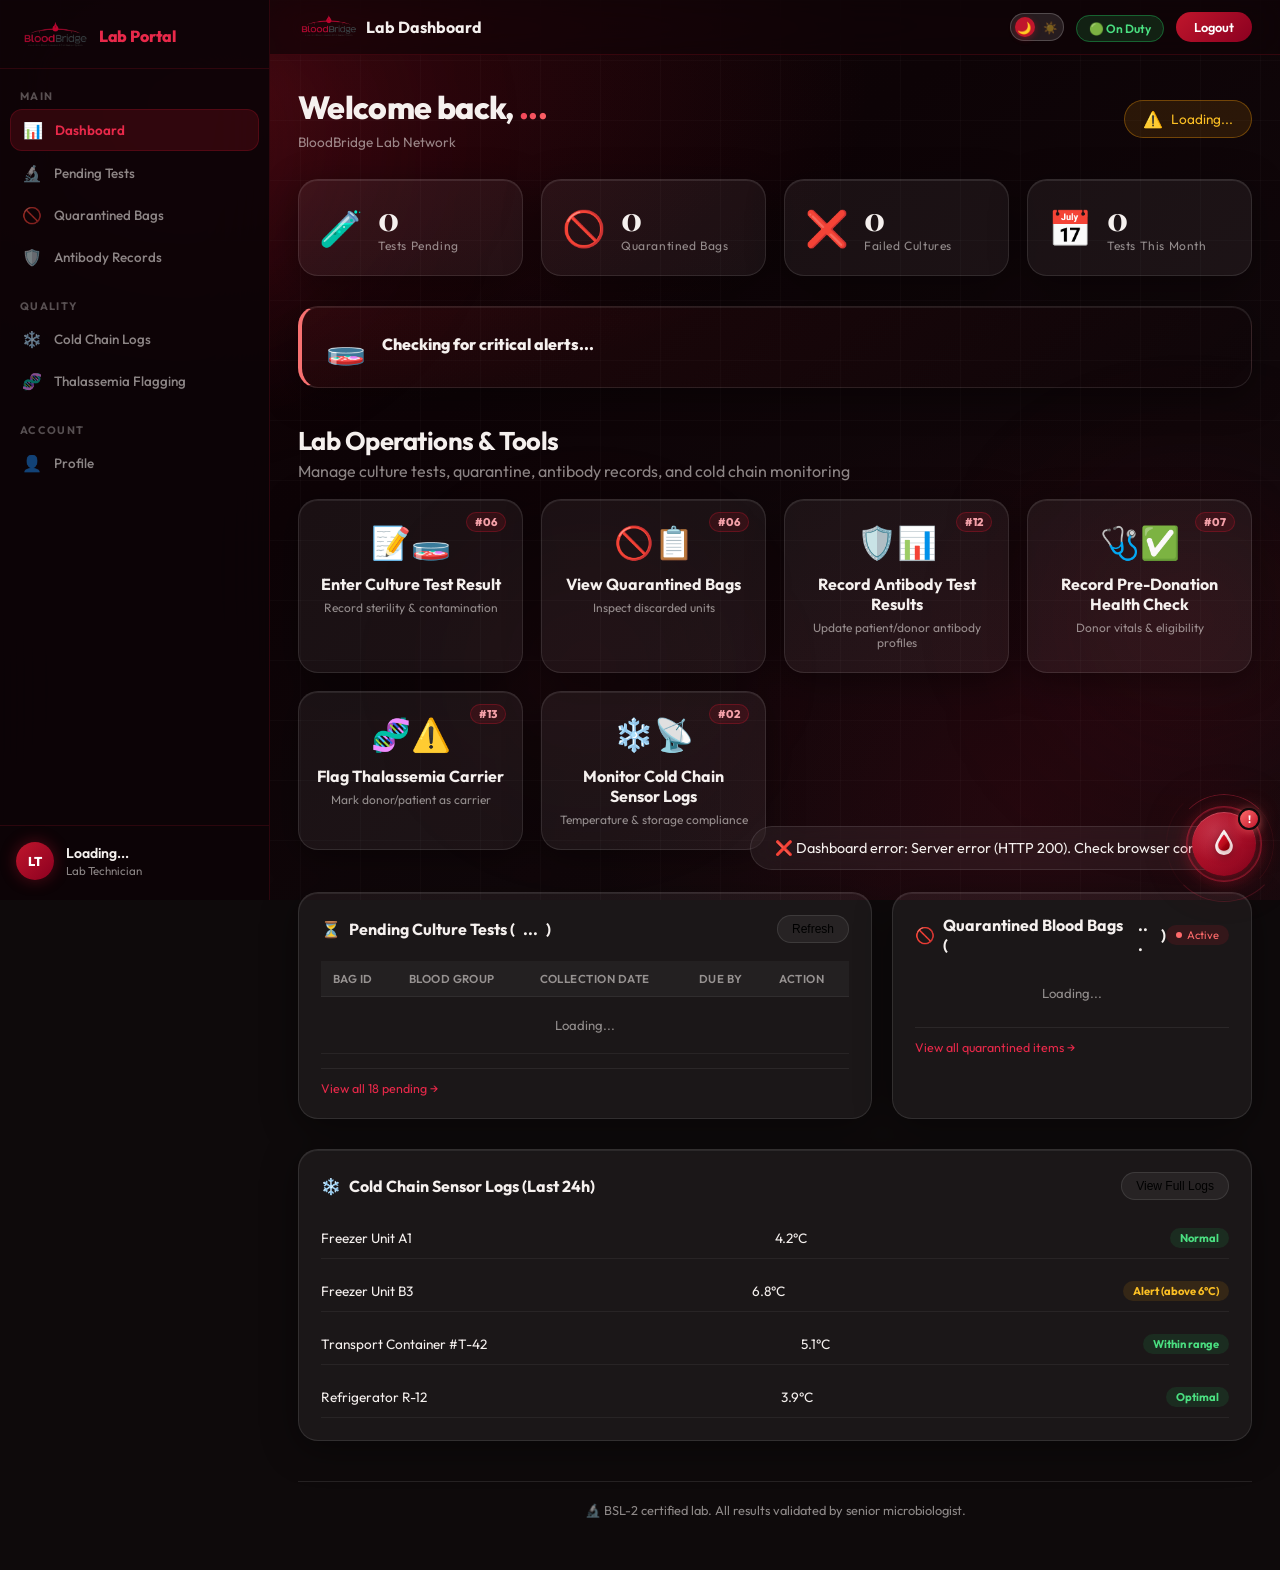
<file: lab_technician_dash.html>
<!DOCTYPE html>
<html lang="en" data-theme="dark">
<head>
  <meta charset="UTF-8">
  <meta name="viewport" content="width=device-width, initial-scale=1.0, maximum-scale=1.0">
  <title>BloodBridge — Lab Technician Dashboard</title>
  <link rel="preconnect" href="https://fonts.googleapis.com">
  <link rel="preconnect" href="https://fonts.gstatic.com" crossorigin>
  <link href="https://fonts.googleapis.com/css2?family=Outfit:wght@300;400;500;600;700;800&family=Playfair+Display:ital,wght@0,700;1,400&display=swap" rel="stylesheet">
  <link rel="stylesheet" href="lab_technician_dash.css">
  <link rel="stylesheet" href="raktosathi_floating.css">
  <link rel="stylesheet" href="responsive.css" />
</head>
<body>

<div class="bg-scene">
  <div class="orb orb-1"></div>
  <div class="orb orb-2"></div>
  <div class="orb orb-3"></div>
</div>
<div class="grid-overlay"></div>

<!-- SIDEBAR OVERLAY (mobile) -->
<div class="sidebar-overlay" id="sidebarOverlay"></div>

<!-- SIDEBAR (premium design) -->
<aside class="sidebar" id="sidebar">
  <div class="sidebar-header">
    <div class="sidebar-logo">
      <img src="blood1.png" alt="BloodBridge" class="sidebar-logo-img" onerror="this.style.display='none'; this.nextElementSibling.style.display='flex'">
      <span class="sidebar-logo-text-fallback" style="display:none;">🩸 BloodBridge</span>
      <span class="sidebar-logo-text">Lab Portal</span>
    </div>
    <button class="sidebar-close" id="sidebarClose" aria-label="Close sidebar">✕</button>
  </div>

  <div class="sidebar-section-label">Main</div>
  <nav class="sidebar-nav">
    <a href="#" class="sidebar-link active" data-section="dashboard">
      <span class="sidebar-icon">📊</span>
      <span>Dashboard</span>
    </a>
    <a href="#" class="sidebar-link" data-section="tests">
      <span class="sidebar-icon">🔬</span>
      <span>Pending Tests</span>
    </a>
    <a href="#" class="sidebar-link" data-section="quarantine">
      <span class="sidebar-icon">🚫</span>
      <span>Quarantined Bags</span>
    </a>
    <a href="#" class="sidebar-link" data-section="antibody">
      <span class="sidebar-icon">🛡️</span>
      <span>Antibody Records</span>
    </a>
  </nav>

  <div class="sidebar-section-label">Quality</div>
  <nav class="sidebar-nav">
    <a href="#" class="sidebar-link" data-section="coldchain">
      <span class="sidebar-icon">❄️</span>
      <span>Cold Chain Logs</span>
    </a>
    <a href="#" class="sidebar-link" data-section="thalassemia">
      <span class="sidebar-icon">🧬</span>
      <span>Thalassemia Flagging</span>
    </a>
  </nav>

  <div class="sidebar-section-label">Account</div>
  <nav class="sidebar-nav">
    <a href="#" class="sidebar-link" data-section="profile">
      <span class="sidebar-icon">👤</span>
      <span>Profile</span>
    </a>
  </nav>

  <div class="sidebar-footer">
    <div class="sidebar-user">
      <div class="sidebar-avatar" id="sidebarAvatar">LT</div>
      <div class="sidebar-user-info">
        <div class="sidebar-user-name" id="sidebarName">Loading...</div>
        <div class="sidebar-user-role" id="sidebarRole">Lab Technician</div>
      </div>
    </div>
  </div>
</aside>

<!-- MAIN WRAPPER -->
<div class="main-wrapper" id="mainWrapper">
  <!-- TOP NAVBAR -->
  <nav class="topnav">
    <div class="topnav-left">
      <button class="hamburger" id="hamburger" aria-label="Toggle sidebar" aria-expanded="false">
        <span></span><span></span><span></span>
      </button>
      <div class="topnav-brand">
        <img src="blood1.png" alt="BloodBridge" class="topnav-logo-img" onerror="this.style.display='none'; this.nextElementSibling.style.display='inline'">
        <span class="topnav-logo-fallback" style="display:none;">🩸</span>
        <span class="topnav-title">Lab Dashboard</span>
      </div>
    </div>
    <div class="topnav-right">
      <div class="theme-toggle" id="themeToggle" title="Toggle Light/Dark Mode">
        <div class="toggle-track">
          <span class="toggle-icon moon">🌙</span>
          <span class="toggle-icon sun">☀️</span>
          <div class="toggle-thumb"></div>
        </div>
      </div>
      <div class="lab-badge">
        <span class="shift-badge">🟢 On Duty</span>
      </div>
      <button class="logout-btn" id="logoutBtn" onclick="localStorage.removeItem('bbLabPage');window.location.href='login.html'">Logout</button>
    </div>
  </nav>

  <main class="content" id="pageContent">
    <!-- DASHBOARD VIEW (default active) -->
    <div class="dashboard-view active" id="dashboardView">

      <!-- GREETING + ALERT BANNER -->
      <div class="greeting-section reveal">
        <div class="greeting-text">
          <h1>Welcome back, <span class="lab-name" id="greetName">...</span></h1>
          <p class="lab-id" id="labSubtitle">BloodBridge Lab Network</p>
        </div>
        <div class="alert-banner">
          <span class="alert-icon-banner">⚠️</span> <span id="alertBannerText">Loading...</span>
        </div>
      </div>

      <!-- STATS GRID (18 pending, 5 quarantined, 2 failed, 43 this month) -->
      <div class="stats-grid reveal">
        <div class="stat-card glass-card">
          <div class="stat-icon">🧪</div>
          <div class="stat-info">
            <span class="stat-value" id="pendingTests">0</span>
            <span class="stat-label">Tests Pending</span>
          </div>
        </div>
        <div class="stat-card glass-card">
          <div class="stat-icon">🚫</div>
          <div class="stat-info">
            <span class="stat-value" id="quarantinedBags">0</span>
            <span class="stat-label">Quarantined Bags</span>
          </div>
        </div>
        <div class="stat-card glass-card">
          <div class="stat-icon">❌</div>
          <div class="stat-info">
            <span class="stat-value" id="failedCultures">0</span>
            <span class="stat-label">Failed Cultures</span>
          </div>
        </div>
        <div class="stat-card glass-card">
          <div class="stat-icon">📅</div>
          <div class="stat-info">
            <span class="stat-value" id="testsThisMonth">0</span>
            <span class="stat-label">Tests This Month</span>
          </div>
        </div>
      </div>

      <!-- CRITICAL ALERT (failed culture E. coli) -->
      <div class="alert-critical-card glass-card reveal">
        <div class="alert-icon-critical">🧫</div>
        <div class="alert-critical-content" id="criticalAlertContent">
          <div class="alert-critical-title" id="criticalAlertTitle">Checking for critical alerts...</div>
          <p class="alert-critical-msg" id="criticalAlertMsg"></p>
        </div>
        <button class="critical-btn" id="handleCriticalBtn" style="display:none;">View Details</button>
      </div>

      <!-- FEATURES & ACTIONS GRID (6 items from jpeg) -->
      <div class="section-header reveal">
        <h2>Lab Operations & Tools</h2>
        <p>Manage culture tests, quarantine, antibody records, and cold chain monitoring</p>
      </div>
      <div class="actions-grid reveal">
        <div class="action-card glass-card" data-action="enterCulture">
          <div class="action-icon">📝🧫</div>
          <h3>Enter Culture Test Result</h3>
          <p>Record sterility & contamination</p>
          <span class="action-tag">#06</span>
        </div>
        <div class="action-card glass-card" data-action="viewQuarantine">
          <div class="action-icon">🚫📋</div>
          <h3>View Quarantined Bags</h3>
          <p>Inspect discarded units</p>
          <span class="action-tag">#06</span>
        </div>
        <div class="action-card glass-card" data-action="recordAntibody">
          <div class="action-icon">🛡️📊</div>
          <h3>Record Antibody Test Results</h3>
          <p>Update patient/donor antibody profiles</p>
          <span class="action-tag">#12</span>
        </div>
        <div class="action-card glass-card" data-action="preDonationCheck">
          <div class="action-icon">🩺✅</div>
          <h3>Record Pre-Donation Health Check</h3>
          <p>Donor vitals & eligibility</p>
          <span class="action-tag">#07</span>
        </div>
        <div class="action-card glass-card" data-action="flagThalassemia">
          <div class="action-icon">🧬⚠️</div>
          <h3>Flag Thalassemia Carrier</h3>
          <p>Mark donor/patient as carrier</p>
          <span class="action-tag">#13</span>
        </div>
        <div class="action-card glass-card" data-action="monitorColdChain">
          <div class="action-icon">❄️📡</div>
          <h3>Monitor Cold Chain Sensor Logs</h3>
          <p>Temperature & storage compliance</p>
          <span class="action-tag">#02</span>
        </div>
      </div>

      <!-- TWO COLUMN: Pending Culture Tests + Quarantined Bags List -->
      <div class="two-col-grid reveal">
        <!-- Pending Culture Tests Table -->
        <div class="glass-card table-card">
          <div class="card-header">
            <div class="card-title"><span class="card-title-icon">⏳</span> Pending Culture Tests (<span id="pendingCountLabel">...</span>)</div>
            <button class="btn-ghost-sm" id="refreshTestsBtn">Refresh</button>
          </div>
          <div class="table-wrap">
            <table class="data-table">
              <thead>
                <tr><th>Bag ID</th><th>Blood Group</th><th>Collection Date</th><th>Due By</th><th>Action</th></tr>
              </thead>
              <tbody id="pendingTestsTable">
                <tr><td colspan="5" style="text-align:center;color:var(--text-muted);padding:20px;">Loading...</td></tr>
              </tbody>
            </table>
          </div>
          <div class="card-footer"><a href="#" class="card-footer-link" id="viewAllPendingLink">View all 18 pending →</a></div>
        </div>

        <!-- Quarantined Bags List -->
        <div class="glass-card alerts-card">
          <div class="card-header">
            <div class="card-title"><span class="card-title-icon">🚫</span> Quarantined Blood Bags (<span id="quarantineCountLabel">...</span>)</div>
            <div class="live-pill small"><span class="dot"></span> Active</div>
          </div>
          <div class="alert-list" id="quarantineList">
            <div id="quarantineListItems" style="padding:12px;text-align:center;color:var(--text-muted);font-size:.82rem;">Loading...</div>
          </div>
          <div class="card-footer"><a href="#" class="card-footer-link" id="viewAllQuarantineLink">View all quarantined items →</a></div>
        </div>
      </div>

      <!-- COLD CHAIN MONITORING PREVIEW -->
      <div class="glass-card coldchain-preview reveal">
        <div class="card-header">
          <div class="card-title"><span class="card-title-icon">❄️</span> Cold Chain Sensor Logs (Last 24h)</div>
          <button class="btn-ghost-sm" id="viewAllColdChainBtn">View Full Logs</button>
        </div>
        <div class="coldchain-grid">
          <div class="sensor-item"><span>Freezer Unit A1</span><span>4.2°C</span><span class="status-badge badge-ok">Normal</span></div>
          <div class="sensor-item"><span>Freezer Unit B3</span><span>6.8°C</span><span class="status-badge badge-warn">Alert (above 6°C)</span></div>
          <div class="sensor-item"><span>Transport Container #T-42</span><span>5.1°C</span><span class="status-badge badge-ok">Within range</span></div>
          <div class="sensor-item"><span>Refrigerator R-12</span><span>3.9°C</span><span class="status-badge badge-ok">Optimal</span></div>
        </div>
      </div>

      <div class="footer-note reveal">
        <p>🔬 BSL-2 certified lab. All results validated by senior microbiologist.</p>
      </div>
    </div>


    <!-- ══════════ PENDING TESTS ══════════ -->
    <div class="dashboard-view" id="testsView">
      <div class="section-header reveal"><h2>Pending Tests</h2><p>All culture tests awaiting processing</p></div>
      <div class="glass-card reveal" style="display:flex;align-items:flex-end;gap:16px;padding:16px 20px;margin-bottom:20px;flex-wrap:wrap;">
        <div style="display:flex;flex-direction:column;gap:6px;">
          <label style="font-size:.72rem;font-weight:600;color:var(--text-muted);text-transform:uppercase;letter-spacing:.06em;">Filter</label>
          <select id="testsFilterStatus" style="background:var(--input-bg);border:1px solid var(--input-border);color:var(--text-primary);padding:8px 12px;border-radius:10px;font-family:Outfit,sans-serif;font-size:.82rem;">
            <option value="pending">Pending</option><option value="all">All</option>
          </select>
        </div>
        <button id="refreshTestsPageBtn" style="background:var(--glass-bg);border:1px solid var(--glass-border);padding:9px 16px;border-radius:40px;font-size:.82rem;cursor:pointer;font-family:Outfit,sans-serif;color:var(--text-primary);">🔄 Refresh</button>
      </div>
      <div class="glass-card table-card reveal">
        <div class="card-header"><div class="card-title"><span class="card-title-icon">🔬</span> Blood Culture Tests</div></div>
        <div class="table-wrap"><table class="data-table">
          <thead><tr><th>#</th><th>Bag ID</th><th>Blood Group</th><th>Test Date</th><th>Result</th><th>Pathogen</th><th>Comments</th><th>Technician</th></tr></thead>
          <tbody id="testsTableBody"><tr><td colspan="8" style="text-align:center;color:var(--text-muted);padding:24px;">Loading...</td></tr></tbody>
        </table></div>
      </div>

      <!-- Donor Acceptances Section -->
      <div class="glass-card table-card reveal" id="donorTestsSection" style="margin-top:24px;">
        <div class="card-header">
          <div class="card-title"><span class="card-title-icon">🩸</span> Donor Acceptances</div>
          <span style="font-size:.72rem;color:var(--text-muted);font-weight:400;">Donors who offered to donate &mdash; pending lab verification</span>
        </div>
        <div id="donorTestsBody" style="padding:4px 0;">
          <div style="padding:20px;text-align:center;color:var(--text-muted);">Loading...</div>
        </div>
      </div>
    </div>

    <!-- ══════════ QUARANTINED BAGS ══════════ -->
    <div class="dashboard-view" id="quarantineView">
      <div class="section-header reveal"><h2>Quarantined Bags</h2><p>All quarantined and discarded blood units</p></div>
      <div class="glass-card table-card reveal">
        <div class="card-header"><div class="card-title"><span class="card-title-icon">🚫</span> Quarantined Blood Bags</div></div>
        <div class="table-wrap"><table class="data-table">
          <thead><tr><th>#</th><th>Bag ID</th><th>Blood Group</th><th>Reason</th><th>Status</th><th>Quarantined At</th><th>Expiry</th></tr></thead>
          <tbody id="quarantineTableBody"><tr><td colspan="7" style="text-align:center;color:var(--text-muted);padding:24px;">Loading...</td></tr></tbody>
        </table></div>
      </div>
    </div>

    <!-- ══════════ ANTIBODY RECORDS ══════════ -->
    <div class="dashboard-view" id="antibodyView">
      <div class="section-header reveal"><h2>Antibody Records</h2><p>Patient and donor antibody test results</p></div>
      <div class="glass-card table-card reveal">
        <div class="card-header"><div class="card-title"><span class="card-title-icon">🛡️</span> Antibody Profiles</div></div>
        <div class="table-wrap"><table class="data-table">
          <thead><tr><th>#</th><th>Patient/Donor</th><th>Type</th><th>Antibody</th><th>Positive</th><th>Detected At</th></tr></thead>
          <tbody id="antibodyTableBody"><tr><td colspan="6" style="text-align:center;color:var(--text-muted);padding:24px;">Loading...</td></tr></tbody>
        </table></div>
      </div>
    </div>

    <!-- ══════════ COLD CHAIN LOGS ══════════ -->
    <div class="dashboard-view" id="coldchainView">
      <div class="section-header reveal">
        <div style="display:flex;justify-content:space-between;align-items:flex-start;flex-wrap:wrap;gap:12px;">
          <div><h2>Cold Chain Logs</h2><p>All temperature sensor readings and alerts</p></div>
          <div style="display:inline-flex;align-items:center;gap:5px;background:rgba(192,22,44,.12);padding:3px 10px;border-radius:50px;font-size:.7rem;color:#FF6B6B;"><span style="width:6px;height:6px;background:#FF6B6B;border-radius:50%;animation:livePulse 1.3s infinite;display:inline-block;"></span> Live</div>
        </div>
      </div>
      <div class="glass-card reveal" style="display:grid;grid-template-columns:repeat(3,1fr);gap:16px;padding:20px;margin-bottom:24px;">
        <div style="text-align:center;"><div style="font-size:1.6rem;font-weight:800;" id="ccTotal">0</div><div style="font-size:.72rem;color:var(--text-muted);">Total Logs</div></div>
        <div style="text-align:center;"><div style="font-size:1.6rem;font-weight:800;color:#f87171;" id="ccAlerts">0</div><div style="font-size:.72rem;color:var(--text-muted);">Alert Breaches</div></div>
        <div style="text-align:center;"><div style="font-size:1.6rem;font-weight:800;color:#fbbf24;" id="ccBanks">0</div><div style="font-size:.72rem;color:var(--text-muted);">Banks Affected</div></div>
      </div>
      <div class="glass-card table-card reveal">
        <div class="card-header"><div class="card-title"><span class="card-title-icon">❄️</span> Temperature Records</div></div>
        <div class="table-wrap"><table class="data-table">
          <thead><tr><th>#</th><th>Sensor</th><th>Temperature</th><th>Recorded At</th><th>Alert</th></tr></thead>
          <tbody id="coldchainTableBody"><tr><td colspan="5" style="text-align:center;color:var(--text-muted);padding:24px;">Loading...</td></tr></tbody>
        </table></div>
      </div>
    </div>

    <!-- ══════════ THALASSEMIA ══════════ -->
    <div class="dashboard-view" id="thalassemiaView">
      <div class="section-header reveal"><h2>Thalassemia Flagging</h2><p>Carrier records and genetic counseling referrals</p></div>
      <div class="glass-card table-card reveal">
        <div class="card-header"><div class="card-title"><span class="card-title-icon">🧬</span> Thalassemia Carrier Records</div>
          <div style="display:flex;gap:8px;flex-wrap:wrap;">
            <button onclick="exportThalassemiaPDF()" style="background:transparent;border:1px solid var(--border);color:var(--text);padding:7px 14px;border-radius:40px;font-size:.78rem;font-weight:600;cursor:pointer;font-family:Outfit,sans-serif;">📄 Export PDF</button>
            <button id="flagNewThalBtn" style="background:linear-gradient(135deg,#C0162C,#8B0020);color:#fff;border:none;padding:7px 14px;border-radius:40px;font-size:.78rem;font-weight:600;cursor:pointer;font-family:Outfit,sans-serif;">+ Flag New Carrier</button>
          </div>
        </div>
        <div class="table-wrap"><table class="data-table">
          <thead><tr><th>#</th><th>Patient/Donor</th><th>Email</th><th>Blood Group</th><th>Phone</th><th>Is Carrier</th><th>Confirmed By</th><th>Confirmed At</th><th>Actions</th></tr></thead>
          <tbody id="thalassemiaTableBody"><tr><td colspan="9" style="text-align:center;color:var(--text-muted);padding:24px;">Loading...</td></tr></tbody>
        </table></div>
      </div>
    </div>

    <!-- ══════════ PROFILE ══════════ -->
    <div class="dashboard-view" id="profileView">
      <div class="section-header reveal"><h2>My Profile</h2><p>Your lab technician account details</p></div>
      <div class="reveal" style="display:grid;grid-template-columns:240px 1fr;gap:24px;align-items:start;">
        <div class="glass-card" style="padding:28px 20px;text-align:center;display:flex;flex-direction:column;align-items:center;gap:14px;">
          <div id="profAvatar" style="width:90px;height:90px;border-radius:50%;background:linear-gradient(135deg,#C0162C,#8B0020);display:flex;align-items:center;justify-content:center;font-size:2rem;font-weight:800;color:#fff;box-shadow:0 0 24px rgba(192,22,44,.4);">LT</div>
          <div style="font-size:1.1rem;font-weight:700;" id="profNameDisplay">Loading...</div>
          <div style="font-size:.78rem;color:var(--text-muted);" id="profRoleDisplay">Lab Technician</div>
          <div style="font-size:.72rem;color:var(--text-sub);background:rgba(192,22,44,.12);padding:3px 10px;border-radius:50px;border:1px solid rgba(192,22,44,.3);" id="profIdDisplay">ID: --</div>
        </div>
        <div class="glass-card" style="padding:28px;">
          <div style="display:flex;justify-content:space-between;align-items:center;margin-bottom:22px;flex-wrap:wrap;gap:12px;">
            <h3 style="font-size:1.1rem;font-weight:700;">Account Information</h3>
            <div style="display:flex;gap:10px;">
              <button style="background:none;border:1px solid var(--glass-border);padding:7px 14px;border-radius:40px;font-size:.78rem;cursor:pointer;font-family:Outfit,sans-serif;color:var(--text-muted);display:none;" id="cancelProfBtn">Cancel</button>
              <button style="background:linear-gradient(135deg,#C0162C,#8B0020);color:#fff;border:none;padding:7px 16px;border-radius:40px;font-size:.78rem;font-weight:600;cursor:pointer;font-family:Outfit,sans-serif;" id="editProfBtn">✏️ Edit</button>
              <button style="background:linear-gradient(135deg,#C0162C,#8B0020);color:#fff;border:none;padding:7px 16px;border-radius:40px;font-size:.78rem;font-weight:600;cursor:pointer;font-family:Outfit,sans-serif;display:none;" id="saveProfBtn">💾 Save</button>
            </div>
          </div>
          <form id="profileForm" novalidate>
            <div style="display:grid;grid-template-columns:1fr 1fr;gap:16px;">
              <div><label style="font-size:.78rem;font-weight:600;color:var(--text-muted);display:block;margin-bottom:6px;">User ID</label><input type="text" id="profId" readonly style="width:100%;padding:10px 14px;background:var(--input-bg);border:1px solid var(--input-border);border-radius:10px;color:var(--text-primary);font-size:.85rem;font-family:Outfit,sans-serif;opacity:.6;cursor:not-allowed;"></div>
              <div><label style="font-size:.78rem;font-weight:600;color:var(--text-muted);display:block;margin-bottom:6px;">Member Since</label><input type="text" id="profSince" readonly style="width:100%;padding:10px 14px;background:var(--input-bg);border:1px solid var(--input-border);border-radius:10px;color:var(--text-primary);font-size:.85rem;font-family:Outfit,sans-serif;opacity:.6;cursor:not-allowed;"></div>
              <div><label style="font-size:.78rem;font-weight:600;color:var(--text-muted);display:block;margin-bottom:6px;">Full Name *</label><input type="text" id="profFullName" name="full_name" disabled style="width:100%;padding:10px 14px;background:var(--input-bg);border:1px solid var(--input-border);border-radius:10px;color:var(--text-primary);font-size:.85rem;font-family:Outfit,sans-serif;"><div id="err-name" style="font-size:.72rem;color:#f87171;min-height:14px;"></div></div>
              <div><label style="font-size:.78rem;font-weight:600;color:var(--text-muted);display:block;margin-bottom:6px;">Email *</label><input type="email" id="profEmail" name="email" disabled style="width:100%;padding:10px 14px;background:var(--input-bg);border:1px solid var(--input-border);border-radius:10px;color:var(--text-primary);font-size:.85rem;font-family:Outfit,sans-serif;"><div id="err-email" style="font-size:.72rem;color:#f87171;min-height:14px;"></div></div>
              <div><label style="font-size:.78rem;font-weight:600;color:var(--text-muted);display:block;margin-bottom:6px;">Phone</label><input type="tel" id="profPhone" name="phone" disabled style="width:100%;padding:10px 14px;background:var(--input-bg);border:1px solid var(--input-border);border-radius:10px;color:var(--text-primary);font-size:.85rem;font-family:Outfit,sans-serif;"></div>
              <div><label style="font-size:.78rem;font-weight:600;color:var(--text-muted);display:block;margin-bottom:6px;">Blood Bank</label><input type="text" id="profBankName" readonly style="width:100%;padding:10px 14px;background:var(--input-bg);border:1px solid var(--input-border);border-radius:10px;color:var(--text-primary);font-size:.85rem;font-family:Outfit,sans-serif;opacity:.6;cursor:not-allowed;"></div>
            </div>
            <div id="profFormActions" style="display:none;margin-top:20px;padding-top:18px;border-top:1px solid var(--table-border);display:flex;gap:12px;justify-content:flex-end;">
              <button type="button" id="cancelProfBtn2" style="background:none;border:1px solid var(--glass-border);padding:9px 20px;border-radius:10px;cursor:pointer;font-family:Outfit,sans-serif;font-size:.85rem;color:var(--text-muted);">Cancel</button>
              <button type="submit" style="background:linear-gradient(135deg,#C0162C,#8B0020);color:#fff;border:none;padding:9px 24px;border-radius:10px;cursor:pointer;font-family:Outfit,sans-serif;font-size:.85rem;font-weight:600;">💾 Save</button>
            </div>
          </form>
        </div>
      </div>
    </div>
  </main>
</div>

<!-- GLOBAL MODAL -->
<div id="globalModal" class="modal-overlay">
  <div class="modal-container glass-card">
    <div class="modal-header"><h3 id="modalTitle">Action</h3><button class="modal-close" id="closeModalBtn">&times;</button></div>
    <div class="modal-body" id="modalBody"></div>
    <div class="modal-footer"><button class="btn-secondary modal-action-btn" id="modalConfirmBtn">Confirm</button><button class="btn-ghost-sm" id="modalCancelBtn">Close</button></div>
  </div>
</div>

<div id="toastMessage" class="toast-message"></div>

<script>
  window._RAK_CONFIG = { auth: true, api: 'chat_api.php' };
</script>
<script src="raktosathi_floating.js"></script>
<script src="lab_technician_dash.js"></script>
</body>
</html>
</file>
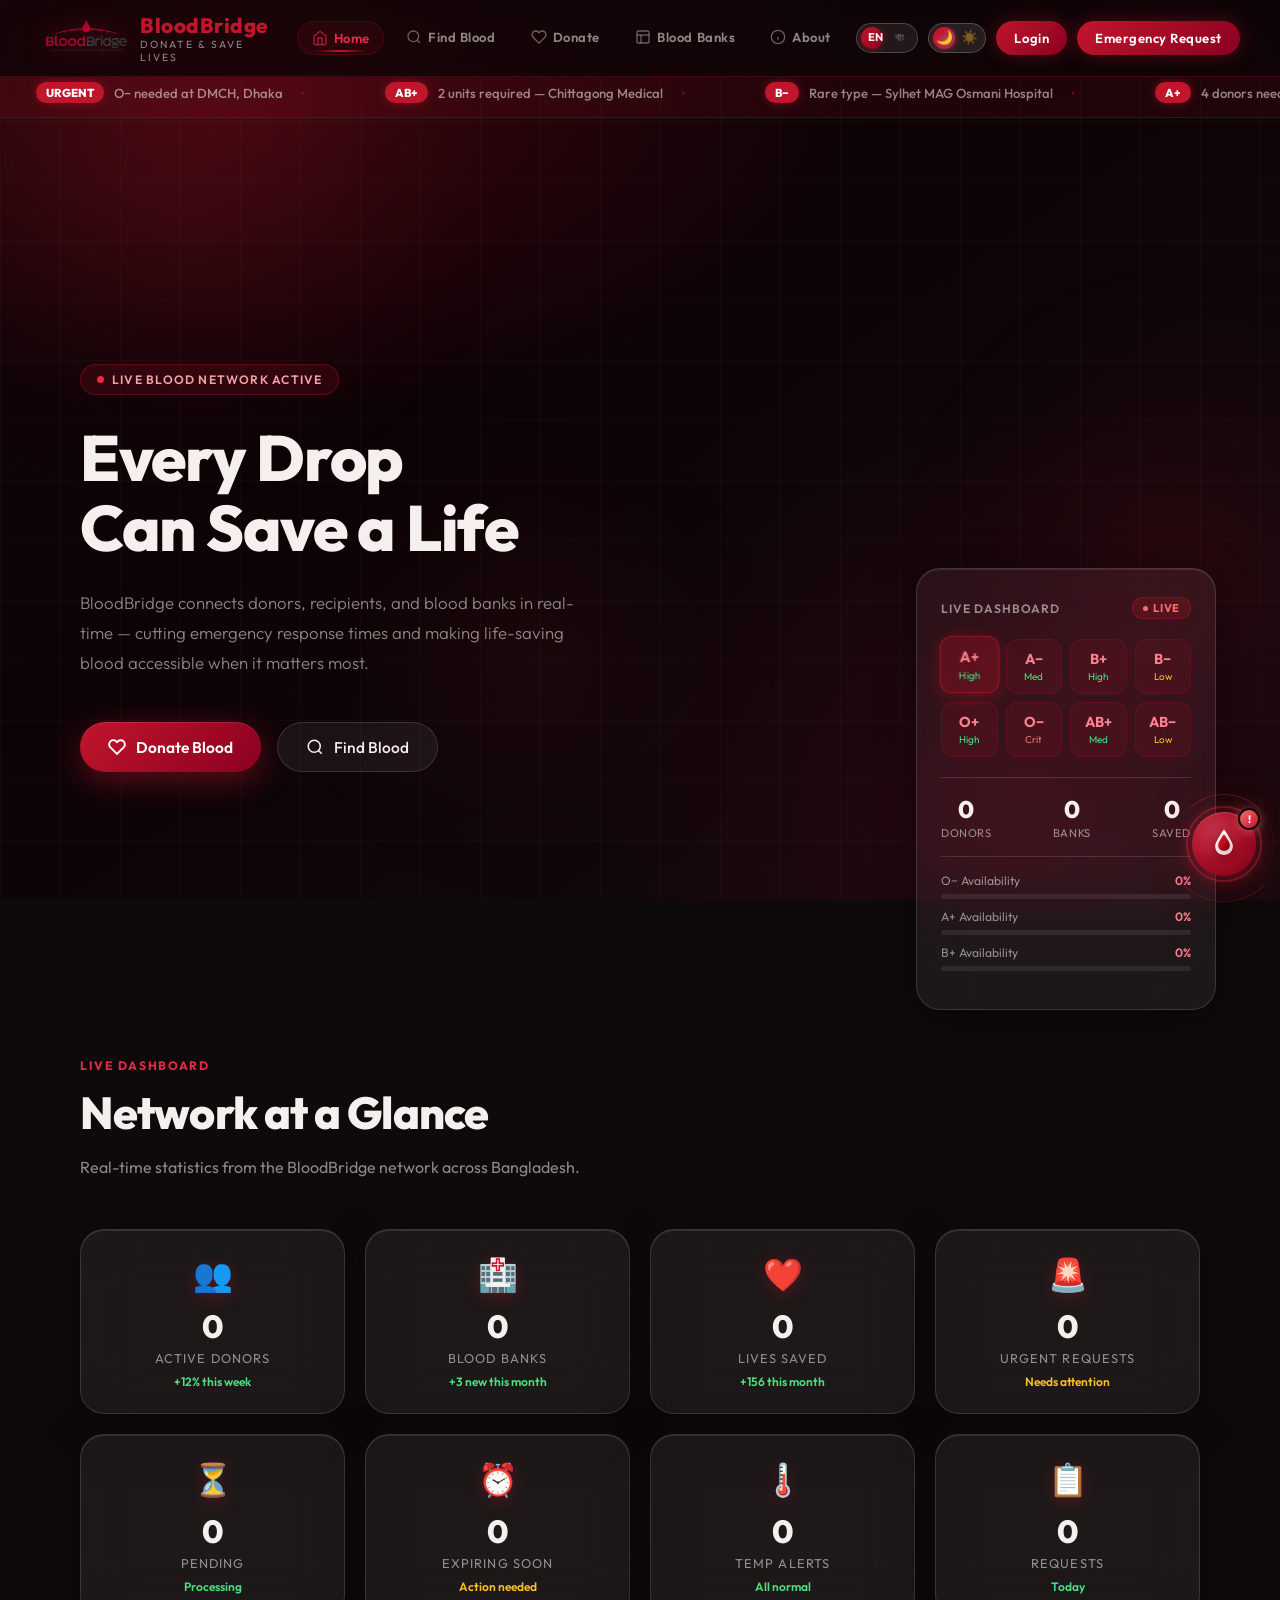
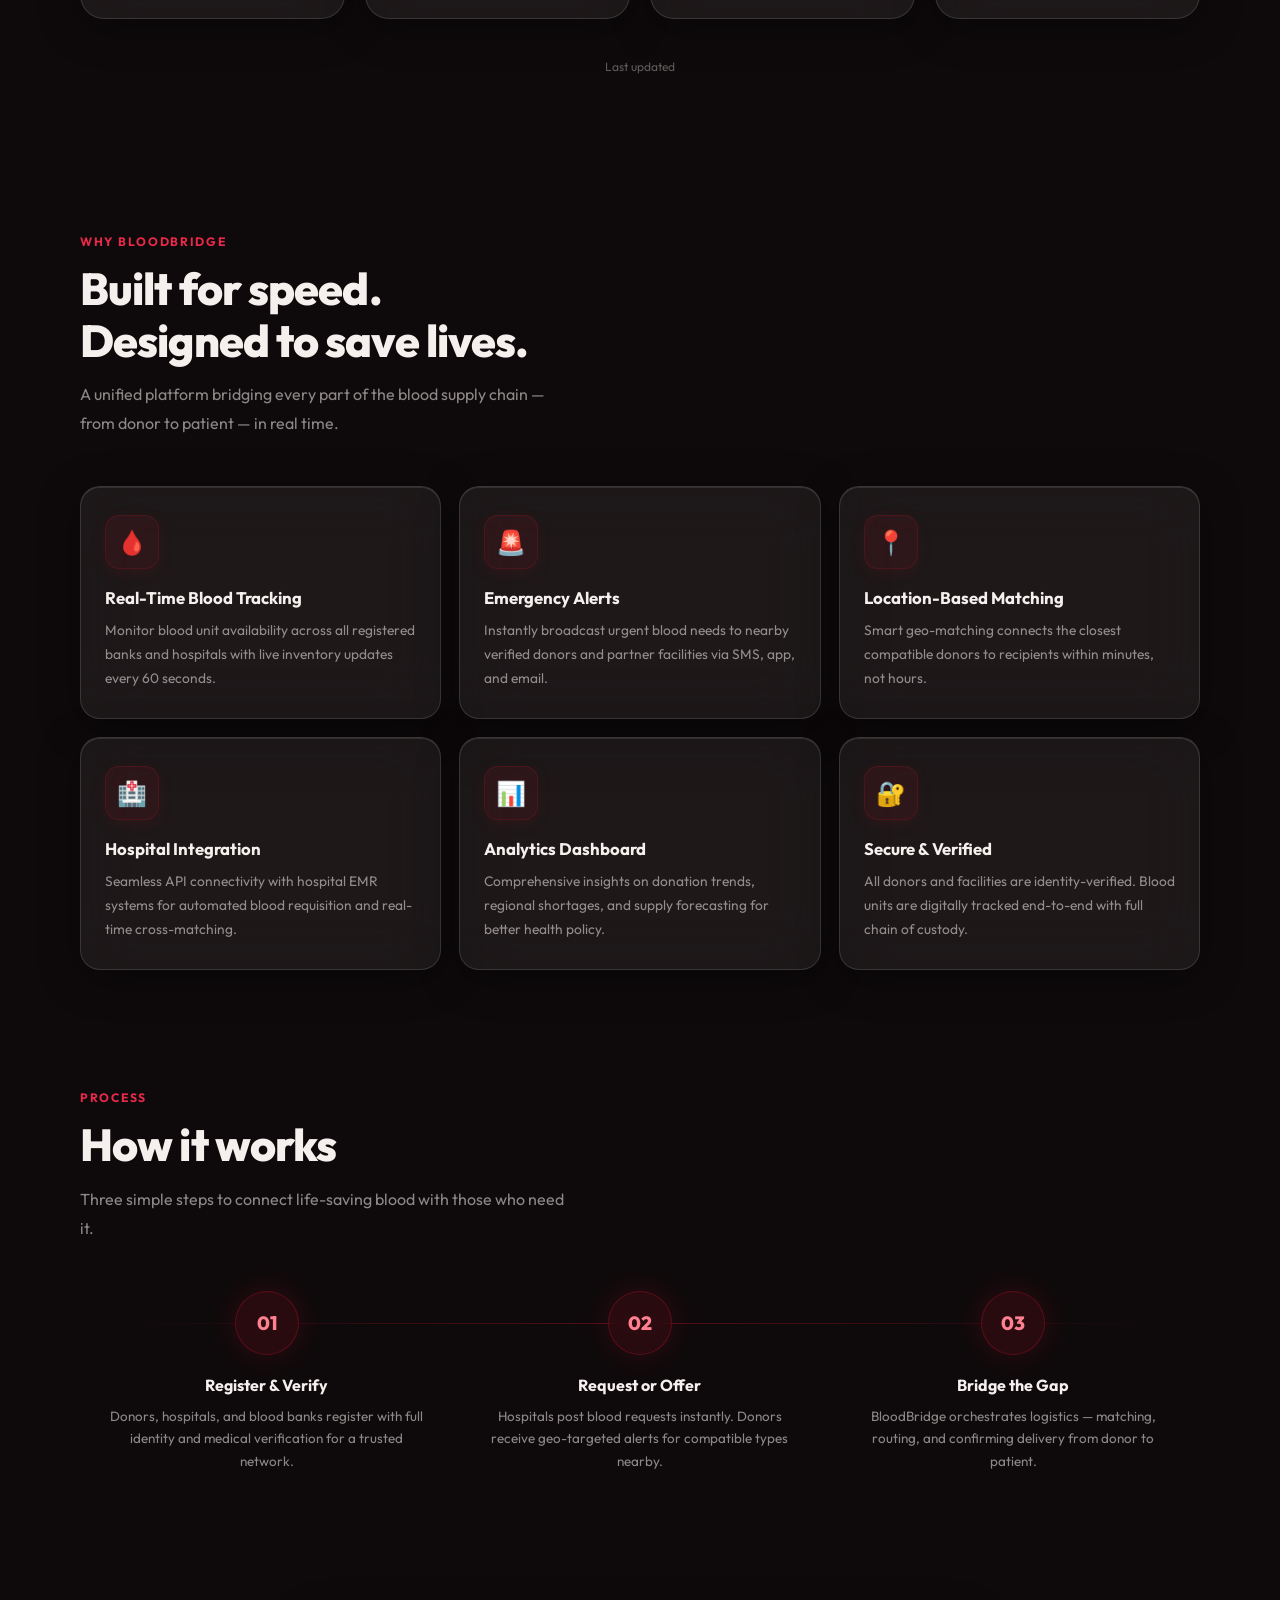
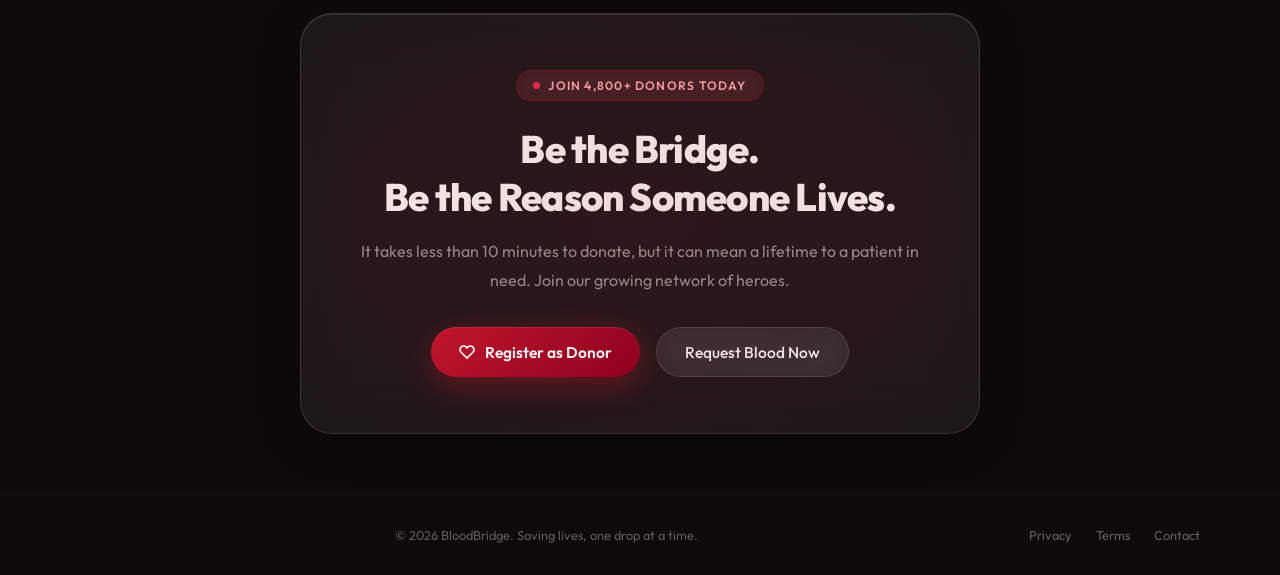
<file: landing_page.html>
<!doctype html>
<html lang="en" data-theme="dark">
  <head>
    <meta charset="UTF-8" />
    <meta
      name="viewport"
      content="width=device-width, initial-scale=1.0, maximum-scale=1.0"
    />
    <meta
      name="description"
      content="BloodBridge - Real-time Blood Donation & Distribution System for Bangladesh"
    />
    <title>BloodBridge — Real-time Blood Donation & Distribution</title>
    <link rel="icon" type="image/png" href="blood_bridge_favicon.png" />
    <link rel="preconnect" href="https://fonts.googleapis.com" />
    <link rel="preconnect" href="https://fonts.gstatic.com" crossorigin />
    <link
      href="https://fonts.googleapis.com/css2?family=Outfit:wght@300;400;500;600;700;800&family=Noto+Sans+Bengali:wght@300;400;500;600;700&family=Playfair+Display:ital,wght@0,700;1,400&display=swap"
      rel="stylesheet"
    />
    <link rel="stylesheet" href="landing_page.css" />
    <link rel="stylesheet" href="raktosathi_floating.css" />
    <link rel="stylesheet" href="responsive.css" />
  </head>
  <body lang="en">
    <!-- MOUSE SPOTLIGHT -->
    <div id="mouse-spotlight"></div>

    <!-- FLOATING PARTICLES -->
    <div id="particles"></div>

    <!-- BACKGROUND -->
    <div class="bg-scene">
      <div class="orb orb-1"></div>
      <div class="orb orb-2"></div>
      <div class="orb orb-3"></div>
    </div>
    <div class="grid-overlay"></div>

    <!-- TOAST CONTAINER -->
    <div id="toast-container"></div>

    <!-- ============================================================ -->
    <div class="page">
      <!-- NAVBAR -->
      <nav id="mainNav">
        <div class="nav-logo">
          <a href="landing_page.html" title="Blood Bridge Home">
            <img src="blood1.png" alt="BloodBridge" onerror="this.style.display='none';this.nextElementSibling.style.display='flex'" id="navLogoImg" />
            <div class="logo-text-fallback">🩸 BloodBridge</div>
            <div class="logo-text-wrap">
              <div class="logo-title">BloodBridge</div>
              <div class="logo-subtitle" data-translate="nav_subtitle">
                Donate & Save Lives
              </div>
            </div>
          </a>
        </div>

        <!-- Mobile hamburger -->
        <button class="hamburger" id="hamburger" aria-label="Toggle menu">
          <span></span><span></span><span></span>
        </button>

        <!-- Desktop Nav Links -->
        <ul class="nav-links" id="navLinks">
          <li>
            <a href="landing_page.html" class="active">
              <svg
                class="nav-icon"
                viewBox="0 0 24 24"
                fill="none"
                stroke="currentColor"
                stroke-width="2"
              >
                <path d="M3 9l9-7 9 7v11a2 2 0 0 1-2 2H5a2 2 0 0 1-2-2z"></path>
                <polyline points="9 22 9 12 15 12 15 22"></polyline>
              </svg>
              <span data-translate="nav_home">Home</span>
            </a>
          </li>
          <li>
            <a href="find_blood.php">
              <svg
                class="nav-icon"
                viewBox="0 0 24 24"
                fill="none"
                stroke="currentColor"
                stroke-width="2"
              >
                <circle cx="11" cy="11" r="8"></circle>
                <path d="M21 21l-4.35-4.35"></path>
              </svg>
              <span data-translate="nav_find_blood">Find Blood</span>
            </a>
          </li>
          <li>
            <a href="donate.php">
              <svg
                class="nav-icon"
                viewBox="0 0 24 24"
                fill="none"
                stroke="currentColor"
                stroke-width="2"
              >
                <path
                  d="M20.84 4.61a5.5 5.5 0 0 0-7.78 0L12 5.67l-1.06-1.06a5.5 5.5 0 0 0-7.78 7.78l1.06 1.06L12 21.23l7.78-7.78 1.06-1.06a5.5 5.5 0 0 0 0-7.78z"
                ></path>
              </svg>
              <span data-translate="nav_donate">Donate</span>
            </a>
          </li>
          <li>
            <a href="blood_banks.php">
              <svg
                class="nav-icon"
                viewBox="0 0 24 24"
                fill="none"
                stroke="currentColor"
                stroke-width="2"
              >
                <path
                  d="M19 3H5a2 2 0 0 0-2 2v14a2 2 0 0 0 2 2h14a2 2 0 0 0 2-2V5a2 2 0 0 0-2-2z"
                ></path>
                <path d="M3 9h18"></path>
                <path d="M9 21V9"></path>
              </svg>
              <span data-translate="nav_blood_banks">Blood Banks</span>
            </a>
          </li>
          <li>
            <a href="about.php">
              <svg
                class="nav-icon"
                viewBox="0 0 24 24"
                fill="none"
                stroke="currentColor"
                stroke-width="2"
              >
                <circle cx="12" cy="12" r="10"></circle>
                <path d="M12 16v-4"></path>
                <path d="M12 8h.01"></path>
              </svg>
              <span data-translate="nav_about">About</span>
            </a>
          </li>
        </ul>

        <!-- Right Side -->
        <div class="nav-right">
          <!-- Language Toggle -->
          <div
            class="lang-toggle"
            id="langToggle"
            aria-label="Toggle language"
            title="English / বাংলা"
          >
            <div class="lang-track">
              <span class="lang-label en">EN</span>
              <span class="lang-label bn">বাং</span>
              <div class="lang-thumb"></div>
            </div>
          </div>

          <!-- Theme Toggle -->
          <div
            class="theme-toggle"
            id="themeToggle"
            aria-label="Toggle theme"
            title="Toggle Light/Dark Mode"
          >
            <div class="toggle-track">
              <span class="toggle-icon moon">🌙</span>
              <span class="toggle-icon sun">☀️</span>
              <div class="toggle-thumb"></div>
            </div>
          </div>

          <button
            class="nav-login"
            onclick="window.location.href = 'login.html'"
            data-translate="nav_login"
          >
            Login
          </button>
          <button
            class="nav-cta"
            onclick="window.location.href = 'login.html'"
            data-translate="nav_emergency"
          >
            Emergency Request
          </button>
        </div>
      </nav>

      <!-- Mobile Nav Overlay -->
      <div class="mobile-nav-overlay" id="mobileOverlay">
        <ul class="mobile-nav-links" id="mobileNavLinks">
          <li>
            <a href="landing_page.html" onclick="closeMobileNav()">
              <svg
                width="20"
                height="20"
                viewBox="0 0 24 24"
                fill="none"
                stroke="currentColor"
                stroke-width="2"
              >
                <path d="M3 9l9-7 9 7v11a2 2 0 0 1-2 2H5a2 2 0 0 1-2-2z"></path>
                <polyline points="9 22 9 12 15 12 15 22"></polyline>
              </svg>
              <span data-translate="nav_home">Home</span>
            </a>
          </li>
          <li>
            <a href="find_blood.php" onclick="closeMobileNav()">
              <svg
                width="20"
                height="20"
                viewBox="0 0 24 24"
                fill="none"
                stroke="currentColor"
                stroke-width="2"
              >
                <circle cx="11" cy="11" r="8"></circle>
                <path d="M21 21l-4.35-4.35"></path>
              </svg>
              <span data-translate="nav_find_blood">Find Blood</span>
            </a>
          </li>
          <li>
            <a href="donate.php" onclick="closeMobileNav()">
              <svg
                width="20"
                height="20"
                viewBox="0 0 24 24"
                fill="none"
                stroke="currentColor"
                stroke-width="2"
              >
                <path
                  d="M20.84 4.61a5.5 5.5 0 0 0-7.78 0L12 5.67l-1.06-1.06a5.5 5.5 0 0 0-7.78 7.78l1.06 1.06L12 21.23l7.78-7.78 1.06-1.06a5.5 5.5 0 0 0 0-7.78z"
                ></path>
              </svg>
              <span data-translate="nav_donate">Donate</span>
            </a>
          </li>
          <li>
            <a href="blood_banks.php" onclick="closeMobileNav()">
              <svg
                width="20"
                height="20"
                viewBox="0 0 24 24"
                fill="none"
                stroke="currentColor"
                stroke-width="2"
              >
                <path
                  d="M19 3H5a2 2 0 0 0-2 2v14a2 2 0 0 0 2 2h14a2 2 0 0 0 2-2V5a2 2 0 0 0-2-2z"
                ></path>
                <path d="M3 9h18"></path>
                <path d="M9 21V9"></path>
              </svg>
              <span data-translate="nav_blood_banks">Blood Banks</span>
            </a>
          </li>
          <li>
            <a href="about.php" onclick="closeMobileNav()">
              <svg
                width="20"
                height="20"
                viewBox="0 0 24 24"
                fill="none"
                stroke="currentColor"
                stroke-width="2"
              >
                <circle cx="12" cy="12" r="10"></circle>
                <path d="M12 16v-4"></path>
                <path d="M12 8h.01"></path>
              </svg>
              <span data-translate="nav_about">About</span>
            </a>
          </li>
          <li>
            <a href="login.html" class="mobile-cta" onclick="closeMobileNav()">
              <span data-translate="nav_login">🔑 Login</span>
            </a>
          </li>
          <li>
            <a
              href="emergency.php"
              class="mobile-cta"
              onclick="closeMobileNav()"
            >
              <span data-translate="nav_emergency">🚨 Emergency Request</span>
            </a>
          </li>
        </ul>
      </div>

      <!-- URGENT TICKER -->
      <div class="ticker-section">
        <div class="ticker-track" id="ticker">
          <div class="ticker-item">
            <span class="blood-tag">URGENT</span> O− needed at DMCH, Dhaka
            <span class="ticker-sep">•</span>
          </div>
          <div class="ticker-item">
            <span class="blood-tag">AB+</span> 2 units required — Chittagong
            Medical <span class="ticker-sep">•</span>
          </div>
          <div class="ticker-item">
            <span class="blood-tag">B−</span> Rare type — Sylhet MAG Osmani
            Hospital <span class="ticker-sep">•</span>
          </div>
          <div class="ticker-item">
            <span class="blood-tag">A+</span> 4 donors needed — Rajshahi, BD
            <span class="ticker-sep">•</span>
          </div>
          <div class="ticker-item">
            <span class="blood-tag">O+</span> Post-surgery requirement — Square
            Hospital <span class="ticker-sep">•</span>
          </div>
          <div class="ticker-item">
            <span class="blood-tag">URGENT</span> O− needed at DMCH, Dhaka
            <span class="ticker-sep">•</span>
          </div>
          <div class="ticker-item">
            <span class="blood-tag">AB+</span> 2 units required — Chittagong
            Medical <span class="ticker-sep">•</span>
          </div>
          <div class="ticker-item">
            <span class="blood-tag">B−</span> Rare type — Sylhet MAG Osmani
            Hospital <span class="ticker-sep">•</span>
          </div>
          <div class="ticker-item">
            <span class="blood-tag">A+</span> 4 donors needed — Rajshahi, BD
            <span class="ticker-sep">•</span>
          </div>
          <div class="ticker-item">
            <span class="blood-tag">O+</span> Post-surgery requirement — Square
            Hospital <span class="ticker-sep">•</span>
          </div>
        </div>
      </div>

      <!-- HERO -->
      <section class="hero">
        <div class="hero-content">
          <div class="hero-badge">
            <span class="dot"></span>
            <span data-translate="hero_badge">Live Blood Network Active</span>
          </div>
          <h1>
            <span data-translate="hero_title_1">Every Drop</span><br /><span
              data-translate="hero_title_2"
              >Can <em>Save a Life</em></span
            >
          </h1>
          <p data-translate="hero_desc">
            BloodBridge connects donors, recipients, and blood banks in
            real-time — cutting emergency response times and making life-saving
            blood accessible when it matters most.
          </p>
          <div class="hero-actions">
            <a href="donate.php" class="btn-primary">
              <svg
                width="18"
                height="18"
                viewBox="0 0 24 24"
                fill="none"
                stroke="currentColor"
                stroke-width="2.5"
              >
                <path
                  d="M20.84 4.61a5.5 5.5 0 0 0-7.78 0L12 5.67l-1.06-1.06a5.5 5.5 0 0 0-7.78 7.78l1.06 1.06L12 21.23l7.78-7.78 1.06-1.06a5.5 5.5 0 0 0 0-7.78z"
                ></path>
              </svg>
              <span data-translate="btn_donate">Donate Blood</span>
            </a>
            <a href="find_blood.php" class="btn-ghost">
              <svg
                width="18"
                height="18"
                viewBox="0 0 24 24"
                fill="none"
                stroke="currentColor"
                stroke-width="2"
              >
                <circle cx="11" cy="11" r="8"></circle>
                <path d="M21 21l-4.35-4.35"></path>
              </svg>
              <span data-translate="btn_find">Find Blood</span>
            </a>
          </div>
        </div>

        <!-- FLOATING STATS CARD -->
        <div class="hero-stats-card">
          <div class="glass-card stats-card">
            <div class="stats-card-header">
              <span data-translate="stats_live">Live Dashboard</span>
              <div class="live-tag"><span class="dot"></span>LIVE</div>
            </div>
            <div class="blood-types">
              <div class="bt active" id="stock-A+">
                <div class="type">A+</div>
                <div class="avail up">High</div>
              </div>
              <div class="bt" id="stock-A-">
                <div class="type">A−</div>
                <div class="avail up">Med</div>
              </div>
              <div class="bt" id="stock-B+">
                <div class="type">B+</div>
                <div class="avail up">High</div>
              </div>
              <div class="bt" id="stock-B-">
                <div class="type">B−</div>
                <div class="avail warn">Low</div>
              </div>
              <div class="bt" id="stock-O+">
                <div class="type">O+</div>
                <div class="avail up">High</div>
              </div>
              <div class="bt" id="stock-O-">
                <div class="type">O−</div>
                <div class="avail down">Crit</div>
              </div>
              <div class="bt" id="stock-AB+">
                <div class="type">AB+</div>
                <div class="avail up">Med</div>
              </div>
              <div class="bt" id="stock-AB-">
                <div class="type">AB−</div>
                <div class="avail warn">Low</div>
              </div>
            </div>
            <div class="divider"></div>
            <div class="stat-row">
              <div class="stat-item">
                <div class="num" id="hero-donors">0</div>
                <div class="label" data-translate="stats_donors">Donors</div>
              </div>
              <div class="stat-item">
                <div class="num" id="hero-banks">0</div>
                <div class="label" data-translate="stats_banks">Banks</div>
              </div>
              <div class="stat-item">
                <div class="num" id="hero-saved">0</div>
                <div class="label" data-translate="stats_saved">Saved</div>
              </div>
            </div>
            <div class="divider"></div>
            <div class="progress-row">
              <div class="progress-label">
                <span>O− Availability</span
                ><span id="progress-label-1">0%</span>
              </div>
              <div class="progress-bar">
                <div
                  class="progress-fill"
                  id="progress-1"
                  style="width: 0%"
                ></div>
              </div>
            </div>
            <div class="progress-row">
              <div class="progress-label">
                <span>A+ Availability</span
                ><span id="progress-label-2">0%</span>
              </div>
              <div class="progress-bar">
                <div
                  class="progress-fill"
                  id="progress-2"
                  style="width: 0%"
                ></div>
              </div>
            </div>
            <div class="progress-row">
              <div class="progress-label">
                <span>B+ Availability</span
                ><span id="progress-label-3">0%</span>
              </div>
              <div class="progress-bar">
                <div
                  class="progress-fill"
                  id="progress-3"
                  style="width: 0%"
                ></div>
              </div>
            </div>
          </div>
        </div>
      </section>

      <!-- MOBILE STATS -->
      <section class="mobile-stats-section">
        <div class="glass-card mobile-stats-card">
          <div class="stats-card-header">
            <span data-translate="stats_live">Live Dashboard</span>
            <div class="live-tag"><span class="dot"></span>LIVE</div>
          </div>
          <div class="stat-row">
            <div class="stat-item">
              <div class="num" id="hero-donors-mobile">0</div>
              <div class="label" data-translate="stats_donors">Donors</div>
            </div>
            <div class="stat-item">
              <div class="num" id="hero-banks-mobile">0</div>
              <div class="label" data-translate="stats_banks">Banks</div>
            </div>
            <div class="stat-item">
              <div class="num" id="hero-saved-mobile">0</div>
              <div class="label" data-translate="stats_saved">Saved</div>
            </div>
          </div>
          <div class="divider"></div>
          <div class="blood-types">
            <div class="bt active">
              <div class="type">A+</div>
              <div class="avail">High</div>
            </div>
            <div class="bt">
              <div class="type">A−</div>
              <div class="avail">Med</div>
            </div>
            <div class="bt">
              <div class="type">B+</div>
              <div class="avail">High</div>
            </div>
            <div class="bt">
              <div class="type">B−</div>
              <div class="avail">Low</div>
            </div>
            <div class="bt">
              <div class="type">O+</div>
              <div class="avail">High</div>
            </div>
            <div class="bt">
              <div class="type">O−</div>
              <div class="avail">Crit</div>
            </div>
            <div class="bt">
              <div class="type">AB+</div>
              <div class="avail">Med</div>
            </div>
            <div class="bt">
              <div class="type">AB−</div>
              <div class="avail">Low</div>
            </div>
          </div>
        </div>
      </section>

      <!-- LIVE DASHBOARD -->
      <section class="section live-dashboard reveal">
        <div class="section-label" data-translate="stats_live">
          Live Dashboard
        </div>
        <h2 class="section-title">Network at a Glance</h2>
        <p class="section-sub">
          Real-time statistics from the BloodBridge network across Bangladesh.
        </p>

        <div class="dashboard-grid">
          <div class="glass-card dashboard-card reveal">
            <div class="dash-icon">👥</div>
            <div class="dash-num" id="dash-donors" data-value="0">0</div>
            <div class="dash-label" data-translate="dash_donors">
              Active Donors
            </div>
            <div class="dash-change up">+12% this week</div>
          </div>
          <div
            class="glass-card dashboard-card reveal"
            style="transition-delay: 0.1s"
          >
            <div class="dash-icon">🏥</div>
            <div class="dash-num" id="dash-banks" data-value="0">0</div>
            <div class="dash-label" data-translate="dash_banks">
              Blood Banks
            </div>
            <div class="dash-change up">+3 new this month</div>
          </div>
          <div
            class="glass-card dashboard-card reveal"
            style="transition-delay: 0.2s"
          >
            <div class="dash-icon">❤️</div>
            <div class="dash-num" id="dash-lives" data-value="0">0</div>
            <div class="dash-label" data-translate="dash_lives">
              Lives Saved
            </div>
            <div class="dash-change up">+156 this month</div>
          </div>
          <div
            class="glass-card dashboard-card reveal"
            style="transition-delay: 0.3s"
          >
            <div class="dash-icon">🚨</div>
            <div class="dash-num" id="dash-urgent" data-value="0">0</div>
            <div class="dash-label" data-translate="dash_urgent">
              Urgent Requests
            </div>
            <div class="dash-change warn">Needs attention</div>
          </div>
          <div
            class="glass-card dashboard-card reveal"
            style="transition-delay: 0.1s"
          >
            <div class="dash-icon">⏳</div>
            <div class="dash-num" id="dash-pending" data-value="0">0</div>
            <div class="dash-label" data-translate="dash_pending">Pending</div>
            <div class="dash-change up">Processing</div>
          </div>
          <div
            class="glass-card dashboard-card reveal"
            style="transition-delay: 0.2s"
          >
            <div class="dash-icon">⏰</div>
            <div class="dash-num" id="dash-expiring" data-value="0">0</div>
            <div class="dash-label" data-translate="dash_expiring">
              Expiring Soon
            </div>
            <div class="dash-change warn">Action needed</div>
          </div>
          <div
            class="glass-card dashboard-card reveal"
            style="transition-delay: 0.3s"
          >
            <div class="dash-icon">🌡️</div>
            <div class="dash-num" id="dash-temp" data-value="0">0</div>
            <div class="dash-label" data-translate="dash_temp">Temp Alerts</div>
            <div class="dash-change up">All normal</div>
          </div>
          <div
            class="glass-card dashboard-card reveal"
            style="transition-delay: 0.4s"
          >
            <div class="dash-icon">📋</div>
            <div class="dash-num" id="dash-requests" data-value="0">0</div>
            <div class="dash-label" data-translate="dash_requests">
              Requests
            </div>
            <div class="dash-change up">Today</div>
          </div>
        </div>
        <div
          class="last-updated"
          id="last-updated"
          data-translate="last_updated"
        >
          Last updated: --:--:--
        </div>
      </section>

      <!-- FEATURES -->
      <section class="section reveal">
        <div class="section-label" data-translate="feat_title">
          Why BloodBridge
        </div>
        <h2 class="section-title" data-translate="feat_heading">
          Built for speed.<br />Designed to save lives.
        </h2>
        <p class="section-sub" data-translate="feat_sub">
          A unified platform bridging every part of the blood supply chain —
          from donor to patient — in real time.
        </p>

        <div class="features-grid">
          <div class="feature-card glass-card reveal">
            <div class="feature-icon">🩸</div>
            <h3 data-translate="feat_1_title">Real-Time Blood Tracking</h3>
            <p data-translate="feat_1_desc">
              Monitor blood unit availability across all registered banks and
              hospitals with live inventory updates every 60 seconds.
            </p>
          </div>
          <div
            class="feature-card glass-card reveal"
            style="transition-delay: 0.1s"
          >
            <div class="feature-icon">🚨</div>
            <h3 data-translate="feat_2_title">Emergency Alerts</h3>
            <p data-translate="feat_2_desc">
              Instantly broadcast urgent blood needs to nearby verified donors
              and partner facilities via SMS, app, and email.
            </p>
          </div>
          <div
            class="feature-card glass-card reveal"
            style="transition-delay: 0.2s"
          >
            <div class="feature-icon">📍</div>
            <h3 data-translate="feat_3_title">Location-Based Matching</h3>
            <p data-translate="feat_3_desc">
              Smart geo-matching connects the closest compatible donors to
              recipients within minutes, not hours.
            </p>
          </div>
          <div
            class="feature-card glass-card reveal"
            style="transition-delay: 0.3s"
          >
            <div class="feature-icon">🏥</div>
            <h3 data-translate="feat_4_title">Hospital Integration</h3>
            <p data-translate="feat_4_desc">
              Seamless API connectivity with hospital EMR systems for automated
              blood requisition and real-time cross-matching.
            </p>
          </div>
          <div
            class="feature-card glass-card reveal"
            style="transition-delay: 0.4s"
          >
            <div class="feature-icon">📊</div>
            <h3 data-translate="feat_5_title">Analytics Dashboard</h3>
            <p data-translate="feat_5_desc">
              Comprehensive insights on donation trends, regional shortages, and
              supply forecasting for better health policy.
            </p>
          </div>
          <div
            class="feature-card glass-card reveal"
            style="transition-delay: 0.5s"
          >
            <div class="feature-icon">🔐</div>
            <h3 data-translate="feat_6_title">Secure & Verified</h3>
            <p data-translate="feat_6_desc">
              All donors and facilities are identity-verified. Blood units are
              digitally tracked end-to-end with full chain of custody.
            </p>
          </div>
        </div>
      </section>

      <!-- HOW IT WORKS -->
      <section class="section reveal" style="padding-top: 40px">
        <div class="section-label" data-translate="process_title">Process</div>
        <h2 class="section-title" data-translate="process_heading">
          How it works
        </h2>
        <p class="section-sub" data-translate="process_sub">
          Three simple steps to connect life-saving blood with those who need
          it.
        </p>

        <div class="steps">
          <div class="step reveal">
            <div class="step-num">01</div>
            <h3 data-translate="step_1_title">Register & Verify</h3>
            <p data-translate="step_1_desc">
              Donors, hospitals, and blood banks register with full identity and
              medical verification for a trusted network.
            </p>
          </div>
          <div class="step reveal" style="transition-delay: 0.15s">
            <div class="step-num">02</div>
            <h3 data-translate="step_2_title">Request or Offer</h3>
            <p data-translate="step_2_desc">
              Hospitals post blood requests instantly. Donors receive
              geo-targeted alerts for compatible types nearby.
            </p>
          </div>
          <div class="step reveal" style="transition-delay: 0.3s">
            <div class="step-num">03</div>
            <h3 data-translate="step_3_title">Bridge the Gap</h3>
            <p data-translate="step_3_desc">
              BloodBridge orchestrates logistics — matching, routing, and
              confirming delivery from donor to patient.
            </p>
          </div>
        </div>
      </section>

      <!-- CTA -->
      <section class="cta-section">
        <div class="glass-card cta-inner reveal">
          <div class="hero-badge" style="margin-bottom: 24px">
            <span class="dot"></span>
            <span data-translate="cta_badge">Join 4,800+ Donors Today</span>
          </div>
          <h2 data-translate="cta_heading">
            Be the Bridge.<br />Be the Reason Someone Lives.
          </h2>
          <p data-translate="cta_desc">
            It takes less than 10 minutes to donate, but it can mean a lifetime
            to a patient in need. Join our growing network of heroes.
          </p>
          <div class="cta-actions">
            <a href="register.php" class="btn-primary">
              <svg
                width="16"
                height="16"
                viewBox="0 0 24 24"
                fill="none"
                stroke="currentColor"
                stroke-width="2.5"
              >
                <path
                  d="M20.84 4.61a5.5 5.5 0 0 0-7.78 0L12 5.67l-1.06-1.06a5.5 5.5 0 0 0-7.78 7.78l1.06 1.06L12 21.23l7.78-7.78 1.06-1.06a5.5 5.5 0 0 0 0-7.78z"
                ></path>
              </svg>
              <span data-translate="cta_btn_1">Register as Donor</span>
            </a>
            <a
              href="request_blood.php"
              class="btn-ghost"
              data-translate="cta_btn_2"
              >Request Blood Now</a
            >
          </div>
        </div>
      </section>

      <!-- FOOTER (Logo removed as requested) -->
      <footer>
        <p style="flex: 1; text-align: center">
          © 2026 BloodBridge.
          <span data-translate="footer_copy"
            >Saving lives, one drop at a time.</span
          >
        </p>
        <div class="footer-links">
          <a href="privacy.php" data-translate="footer_privacy">Privacy</a>
          <a href="terms.php" data-translate="footer_terms">Terms</a>
          <a href="contact.php" data-translate="footer_contact">Contact</a>
        </div>
      </footer>
    </div>

    <script src="landing_page.js"></script>
    <script src="raktosathi_floating.js"></script>
  </body>
</html>
</file>
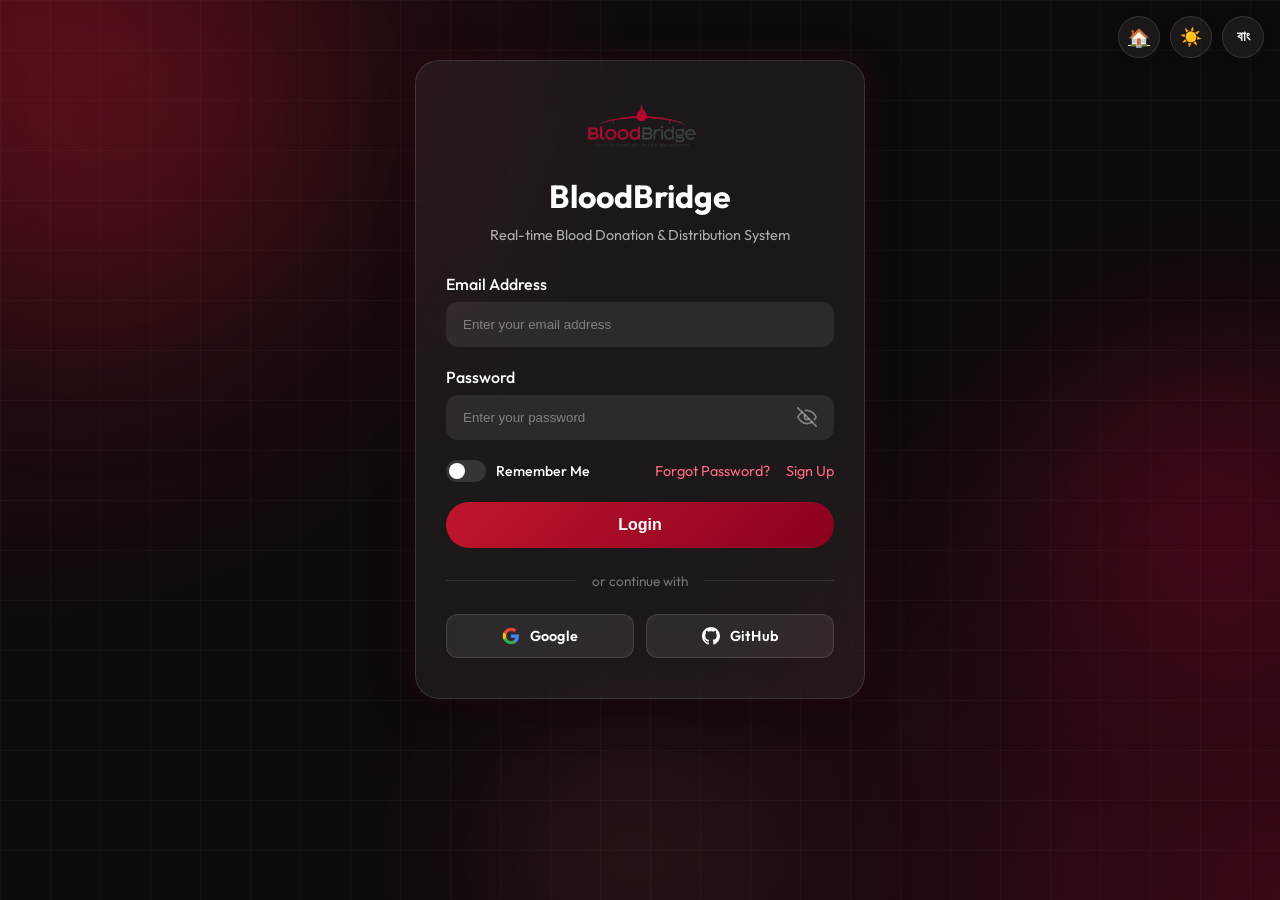
<file: login.html>
<!doctype html>
<html lang="en">
  <head>
    <meta charset="UTF-8" />
    <meta name="viewport" content="width=device-width, initial-scale=1.0" />
    <meta
      http-equiv="Cache-Control"
      content="no-cache, no-store, must-revalidate"
    />
    <meta http-equiv="Pragma" content="no-cache" />
    <meta http-equiv="Expires" content="0" />
    <title>BloodBridge Login</title>

    <link rel="preconnect" href="https://fonts.googleapis.com" />
    <link rel="preconnect" href="https://fonts.gstatic.com" crossorigin />
    <link
      href="https://fonts.googleapis.com/css2?family=Outfit:wght@300;400;500;600;700;800&display=swap"
      rel="stylesheet"
    />
    <link rel="stylesheet" href="login.css" />
    <link rel="stylesheet" href="responsive.css" />

  </head>
  <body>
    <!-- BACKGROUND -->
    <div class="bg-scene">
      <div class="orb orb-1"></div>
      <div class="orb orb-2"></div>
      <div class="orb orb-3"></div>
    </div>
    <div class="grid-overlay"></div>

    <!-- LOGIN CONTAINER -->
    <div class="login-container">
      <div class="login-card">
        <!-- LOGO -->
        <div class="logo-section">
          <img src="blood1.png" alt="BloodBridge Logo" />
          <h1>BloodBridge</h1>
          <p>Real-time Blood Donation & Distribution System</p>
        </div>

        <!-- MESSAGE AREA -->
        <div id="messageArea"></div>

        <!-- FORM -->
        <form id="loginForm" method="POST" action="login.php" novalidate>
          <div class="input-group">
            <label for="email">Email Address</label>
            <input
              type="email"
              id="email"
              name="email"
              autocomplete="email"
              placeholder="Enter your email address"
              required
            />
          </div>

          <div class="input-group">
            <label for="password">Password</label>
            <div class="password-box">
              <input
                type="password"
                id="password"
                name="password"
                autocomplete="current-password"
                placeholder="Enter your password"
                required
              />
              <span
                id="togglePassword"
                class="eye-icon"
                title="Show/Hide Password"
              >
                <!-- Eye Open Icon -->
                <svg
                  id="eyeOpen"
                  class="eye-svg"
                  viewBox="0 0 24 24"
                  fill="none"
                  stroke="currentColor"
                  stroke-width="2"
                  stroke-linecap="round"
                  stroke-linejoin="round"
                  style="display: none"
                >
                  <path d="M1 12s4-8 11-8 11 8 11 8-4 8-11 8-11-8-11-8z"></path>
                  <circle cx="12" cy="12" r="3"></circle>
                </svg>
                <!-- Eye Closed Icon -->
                <svg
                  id="eyeClosed"
                  class="eye-svg"
                  viewBox="0 0 24 24"
                  fill="none"
                  stroke="currentColor"
                  stroke-width="2"
                  stroke-linecap="round"
                  stroke-linejoin="round"
                >
                  <path
                    d="M17.94 17.94A10.07 10.07 0 0 1 12 20c-7 0-11-8-11-8a18.45 18.45 0 0 1 5.06-5.94M9.9 4.24A9.12 9.12 0 0 1 12 4c7 0 11 8 11 8a18.5 18.5 0 0 1-2.16 3.19m-6.72-1.07a3 3 0 1 1-4.24-4.24"
                  ></path>
                  <line x1="1" y1="1" x2="23" y2="23"></line>
                </svg>
              </span>
            </div>
          </div>

          <!-- OPTIONS -->
          <div class="options">
            <label class="remember-wrap" for="remember">
              <div class="toggle-switch">
                <input type="checkbox" name="remember" id="remember" />
                <span class="toggle-slider"></span>
              </div>
              <span class="remember-label">Remember Me</span>
            </label>
            <div class="option-links">
              <a href="forgot_password.html">Forgot Password?</a>
              <a href="signup.html" class="signup-link">Sign Up</a>
            </div>
          </div>

          <button type="submit" class="login-btn" id="loginBtn">Login</button>

          <div class="divider">
            <span>or continue with</span>
          </div>

          <div class="social-login">
            <a
              href="google_login.php"
              class="social-btn google-btn"
              id="googleBtn"
            >
              <svg viewBox="0 0 24 24" width="18" height="18">
                <path
                  fill="#4285F4"
                  d="M22.56 12.25c0-.78-.07-1.53-.2-2.25H12v4.26h5.92c-.26 1.37-1.04 2.53-2.21 3.31v2.77h3.57c2.08-1.92 3.28-4.74 3.28-8.09z"
                />
                <path
                  fill="#34A853"
                  d="M12 23c2.97 0 5.46-.98 7.28-2.66l-3.57-2.77c-.98.66-2.23 1.06-3.71 1.06-2.86 0-5.29-1.93-6.16-4.53H2.18v2.84C3.99 20.53 7.7 23 12 23z"
                />
                <path
                  fill="#FBBC05"
                  d="M5.84 14.09c-.22-.66-.35-1.36-.35-2.09s.13-1.43.35-2.09V7.07H2.18C1.43 8.55 1 10.22 1 12s.43 3.45 1.18 4.93l2.85-2.22.81-.62z"
                />
                <path
                  fill="#EA4335"
                  d="M12 5.38c1.62 0 3.06.56 4.21 1.64l3.15-3.15C17.45 2.09 14.97 1 12 1 7.7 1 3.99 3.47 2.18 7.07l3.66 2.84c.87-2.6 3.3-4.53 6.16-4.53z"
                />
              </svg>
              Google
            </a>
            <a
              href="github_login.php"
              class="social-btn github-btn"
              id="githubBtn"
            >
              <svg
                viewBox="0 0 24 24"
                width="18"
                height="18"
                fill="currentColor"
              >
                <path
                  d="M12 0c-6.626 0-12 5.373-12 12 0 5.302 3.438 9.8 8.207 11.387.599.111.793-.261.793-.577v-2.234c-3.338.726-4.033-1.416-4.033-1.416-.546-1.387-1.333-1.756-1.333-1.756-1.089-.745.083-.729.083-.729 1.205.084 1.839 1.237 1.839 1.237 1.07 1.834 2.807 1.304 3.492.997.107-.775.418-1.305.762-1.604-2.665-.305-5.467-1.334-5.467-5.931 0-1.311.469-2.381 1.236-3.221-.124-.303-.535-1.524.117-3.176 0 0 1.008-.322 3.301 1.23.957-.266 1.983-.399 3.003-.404 1.02.005 2.047.138 3.006.404 2.291-1.552 3.297-1.23 3.297-1.23.653 1.653.242 2.874.118 3.176.77.84 1.235 1.911 1.235 3.221 0 4.609-2.807 5.624-5.479 5.921.43.372.823 1.102.823 2.222v3.293c0 .319.192.694.801.576 4.765-1.589 8.199-6.086 8.199-11.386 0-6.627-5.373-12-12-12z"
                />
              </svg>
              GitHub
            </a>
          </div>
        </form>
      </div>
    </div>

    <script src="login.js"></script>
  </body>
</html>
</file>
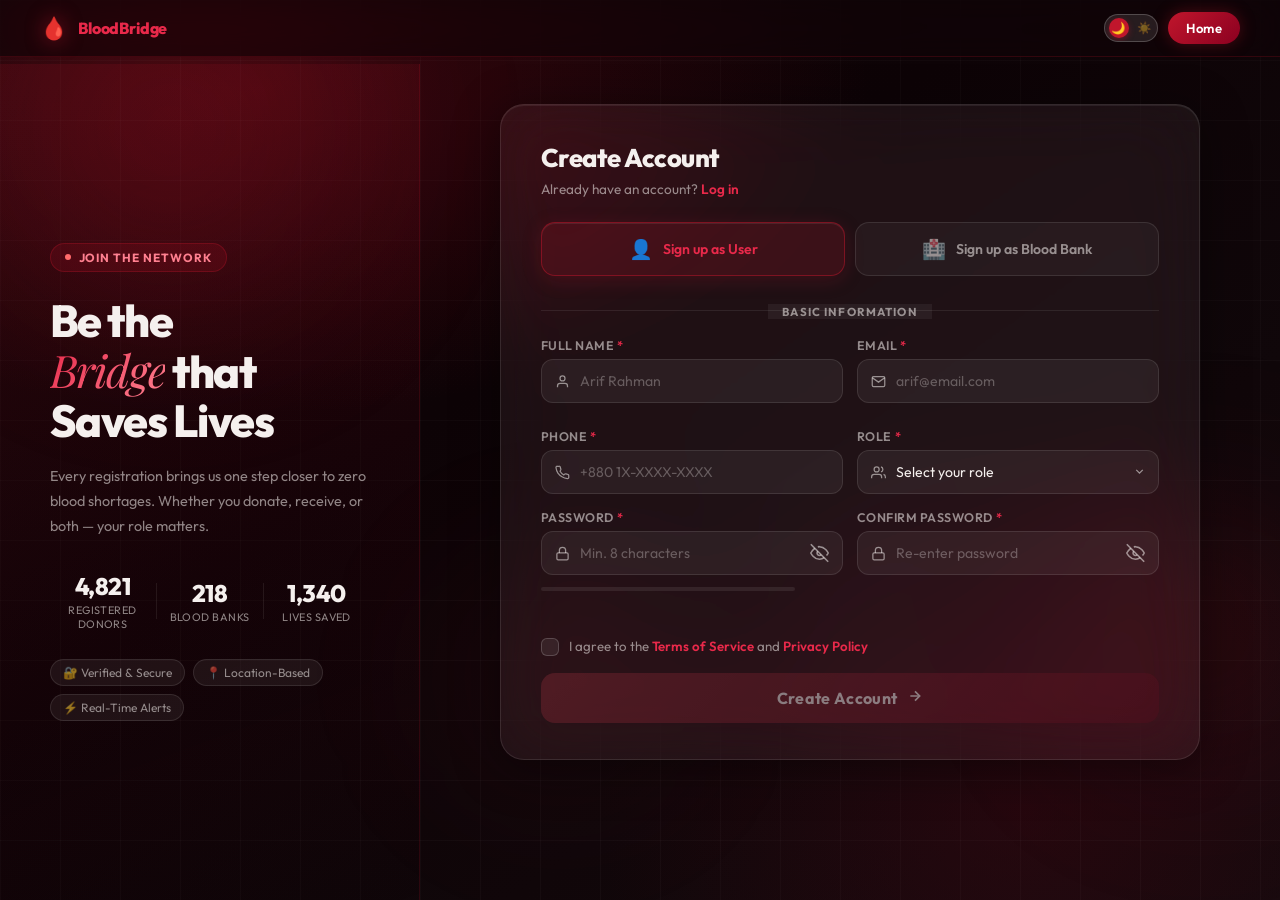
<file: signup.html>
<!doctype html>
<html lang="en" data-theme="dark">
  <head>
    <meta charset="UTF-8" />
    <meta
      name="viewport"
      content="width=device-width, initial-scale=1.0, maximum-scale=1.0"
    />
    <title>BloodBridge — Sign Up</title>
    <link rel="preconnect" href="https://fonts.googleapis.com" />
    <link rel="preconnect" href="https://fonts.gstatic.com" crossorigin />
    <link
      href="https://fonts.googleapis.com/css2?family=Outfit:wght@300;400;500;600;700;800&family=Playfair+Display:ital,wght@0,700;1,400&display=swap"
      rel="stylesheet"
    />
    <link rel="stylesheet" href="signup.css" />
    <link rel="stylesheet" href="responsive.css" />

  </head>
  <body>
    <div class="bg-scene">
      <div class="orb orb-1"></div>
      <div class="orb orb-2"></div>
      <div class="orb orb-3"></div>
    </div>
    <div class="grid-overlay"></div>

    <nav>
      <div class="nav-logo">
        <span class="logo-icon">🩸</span>
        <span class="logo-text">BloodBridge</span>
      </div>
      <div class="nav-right">
        <div class="theme-toggle" id="themeToggle" title="Toggle theme">
          <div class="toggle-track">
            <span class="toggle-icon moon">🌙</span>
            <span class="toggle-icon sun">☀️</span>
            <div class="toggle-thumb"></div>
          </div>
        </div>
        <a href="landing_page.html" class="nav-cta">Home</a>
      </div>
    </nav>

    <main class="signup-main">
      <div class="signup-container">
        <div class="signup-left">
          <div class="left-content">
            <div class="left-badge">
              <span class="dot"></span> Join the Network
            </div>
            <h1 class="left-title">
              Be the<br /><em>Bridge</em> that<br />Saves Lives
            </h1>
            <p class="left-sub">
              Every registration brings us one step closer to zero blood
              shortages. Whether you donate, receive, or both — your role
              matters.
            </p>
            <div class="left-stats">
              <div class="left-stat">
                <div class="left-stat-num">4,821</div>
                <div class="left-stat-label">Registered Donors</div>
              </div>
              <div class="left-stat-divider"></div>
              <div class="left-stat">
                <div class="left-stat-num">218</div>
                <div class="left-stat-label">Blood Banks</div>
              </div>
              <div class="left-stat-divider"></div>
              <div class="left-stat">
                <div class="left-stat-num">1,340</div>
                <div class="left-stat-label">Lives Saved</div>
              </div>
            </div>
            <div class="left-tags">
              <span class="tag">🔐 Verified &amp; Secure</span>
              <span class="tag">📍 Location-Based</span>
              <span class="tag">⚡ Real-Time Alerts</span>
            </div>
          </div>
        </div>

        <div class="signup-right">
          <div class="form-card glass-card">
            <div class="form-header">
              <h2 class="form-title">Create Account</h2>
              <p class="form-sub">
                Already have an account?
                <a href="login.html" class="form-link">Log in</a>
              </p>
            </div>

            <div class="type-selector" id="typeSelector">
              <button
                type="button"
                class="type-btn active"
                data-type="user"
                id="btnUser"
              >
                <span class="type-btn-icon">👤</span
                ><span class="type-btn-label">Sign up as User</span>
              </button>
              <button
                type="button"
                class="type-btn"
                data-type="bloodbank"
                id="btnBank"
              >
                <span class="type-btn-icon">🏥</span
                ><span class="type-btn-label">Sign up as Blood Bank</span>
              </button>
            </div>

            <form id="signupForm" method="POST" action="signup.php" novalidate>
              <input
                type="hidden"
                id="accountType"
                name="account_type"
                value="user"
              />

              <!-- ==================== USER FORM ==================== -->
              <div class="form-section" id="userForm">
                <div class="section-divider">
                  <span>Basic Information</span>
                </div>

                <div class="form-row two-col">
                  <div class="field-group">
                    <label class="field-label" for="u_fullname"
                      >Full Name <span class="req">*</span></label
                    >
                    <div class="input-wrap">
                      <span class="input-icon"
                        ><svg
                          width="15"
                          height="15"
                          viewBox="0 0 24 24"
                          fill="none"
                          stroke="currentColor"
                          stroke-width="2"
                        >
                          <path d="M20 21v-2a4 4 0 0 0-4-4H8a4 4 0 0 0-4 4v2" />
                          <circle cx="12" cy="7" r="4" /></svg
                      ></span>
                      <input
                        type="text"
                        id="u_fullname"
                        name="full_name"
                        class="field-input"
                        placeholder="Arif Rahman"
                        required
                      />
                    </div>
                  </div>
                  <div class="field-group">
                    <label class="field-label" for="u_email"
                      >Email <span class="req">*</span></label
                    >
                    <div class="input-wrap">
                      <span class="input-icon"
                        ><svg
                          width="15"
                          height="15"
                          viewBox="0 0 24 24"
                          fill="none"
                          stroke="currentColor"
                          stroke-width="2"
                        >
                          <path
                            d="M4 4h16c1.1 0 2 .9 2 2v12c0 1.1-.9 2-2 2H4c-1.1 0-2-.9-2-2V6c0-1.1.9-2 2-2z"
                          />
                          <polyline points="22,6 12,13 2,6" /></svg
                      ></span>
                      <input
                        type="email"
                        id="u_email"
                        name="user_email"
                        class="field-input"
                        placeholder="arif@email.com"
                        required
                      />
                      <span class="field-status" id="u_emailStatus"></span>
                    </div>
                    <div class="field-error" id="u_emailError"></div>
                  </div>
                </div>
                
                <div class="form-row two-col">
                  <div class="field-group">
                    <label class="field-label" for="u_phone"
                      >Phone <span class="req">*</span></label
                    >
                    <div class="input-wrap">
                      <span class="input-icon"
                        ><svg
                          width="15"
                          height="15"
                          viewBox="0 0 24 24"
                          fill="none"
                          stroke="currentColor"
                          stroke-width="2"
                        >
                          <path
                            d="M22 16.92v3a2 2 0 0 1-2.18 2 19.79 19.79 0 0 1-8.63-3.07A19.5 19.5 0 0 1 4.69 13a19.79 19.79 0 0 1-3.07-8.67A2 2 0 0 1 3.6 2h3a2 2 0 0 1 2 1.72c.127.96.361 1.903.7 2.81a2 2 0 0 1-.45 2.11L8.09 9.91a16 16 0 0 0 6 6l1.27-1.27a2 2 0 0 1 2.11-.45c.907.339 1.85.573 2.81.7A2 2 0 0 1 22 16.92z"
                          /></svg
                      ></span>
                      <input
                        type="tel"
                        id="u_phone"
                        name="user_phone"
                        class="field-input"
                        placeholder="+880 1X-XXXX-XXXX"
                        required
                      />
                    </div>
                  </div>
                  <div class="field-group">
                    <label class="field-label" for="u_role"
                      >Role <span class="req">*</span></label
                    >
                    <div class="input-wrap">
                      <span class="input-icon"
                        ><svg
                          width="15"
                          height="15"
                          viewBox="0 0 24 24"
                          fill="none"
                          stroke="currentColor"
                          stroke-width="2"
                        >
                          <path d="M17 21v-2a4 4 0 0 0-4-4H5a4 4 0 0 0-4 4v2" />
                          <circle cx="9" cy="7" r="4" />
                          <path d="M23 21v-2a4 4 0 0 0-3-3.87" />
                          <path d="M16 3.13a4 4 0 0 1 0 7.75" /></svg
                      ></span>
                      <select
                        id="u_role"
                        name="user_role"
                        class="field-select"
                        required
                      >
                        <option value="" disabled selected>
                          Select your role
                        </option>
                        <option value="donor_recipient">
                          🩸🏥 Donor &amp; Recipient
                        </option>
                        <option value="doctor">👨‍⚕️ Doctor</option>
                        <option value="lab_technician">
                          🔬 Lab Technician
                        </option>
                        <option value="delivery_staff">
                          🚚 Delivery Staff
                        </option>
                      </select>
                      <span class="select-arrow"
                        ><svg
                          width="13"
                          height="13"
                          viewBox="0 0 24 24"
                          fill="none"
                          stroke="currentColor"
                          stroke-width="2.5"
                        >
                          <polyline points="6 9 12 15 18 9" /></svg
                      ></span>
                    </div>
                  </div>
                </div>

                <div class="form-row two-col">
                  <div class="field-group">
                    <label class="field-label" for="u_password"
                      >Password <span class="req">*</span></label
                    >
                    <div class="input-wrap">
                      <span class="input-icon"
                        ><svg
                          width="15"
                          height="15"
                          viewBox="0 0 24 24"
                          fill="none"
                          stroke="currentColor"
                          stroke-width="2"
                        >
                          <rect
                            x="3"
                            y="11"
                            width="18"
                            height="11"
                            rx="2"
                            ry="2"
                          />
                          <path d="M7 11V7a5 5 0 0 1 10 0v4" /></svg
                      ></span>
                      <input
                        type="password"
                        id="u_password"
                        name="user_password"
                        class="field-input"
                        placeholder="Min. 8 characters"
                        required
                      />
                      <button
                        type="button"
                        class="toggle-pw"
                        data-target="u_password"
                        tabindex="-1"
                      >
                        <svg
                          class="eye-open"
                          viewBox="0 0 24 24"
                          fill="none"
                          stroke="currentColor"
                          stroke-width="2"
                          style="display:none"
                        >
                          <path d="M1 12s4-8 11-8 11 8 11 8-4 8-11 8-11-8-11-8z" />
                          <circle cx="12" cy="12" r="3" />
                        </svg>
                        <svg
                          class="eye-closed"
                          viewBox="0 0 24 24"
                          fill="none"
                          stroke="currentColor"
                          stroke-width="2"
                        >
                          <path d="M17.94 17.94A10.07 10.07 0 0 1 12 20c-7 0-11-8-11-8a18.45 18.45 0 0 1 5.06-5.94M9.9 4.24A9.12 9.12 0 0 1 12 4c7 0 11 8 11 8a18.5 18.5 0 0 1-2.16 3.19m-6.72-1.07a3 3 0 1 1-4.24-4.24" />
                          <line x1="1" y1="1" x2="23" y2="23" />
                        </svg>
                      </button>
                    </div>
                    <div class="pw-strength" id="pwStrength">
                      <div class="pw-bar">
                        <div class="pw-fill" id="pwFill"></div>
                      </div>
                      <span class="pw-label" id="pwLabel"></span>
                    </div>
                  </div>
                  <div class="field-group">
                    <label class="field-label" for="u_confirm_password"
                      >Confirm Password <span class="req">*</span></label
                    >
                    <div class="input-wrap">
                      <span class="input-icon"
                        ><svg
                          width="15"
                          height="15"
                          viewBox="0 0 24 24"
                          fill="none"
                          stroke="currentColor"
                          stroke-width="2"
                        >
                          <rect
                            x="3"
                            y="11"
                            width="18"
                            height="11"
                            rx="2"
                            ry="2"
                          />
                          <path d="M7 11V7a5 5 0 0 1 10 0v4" /></svg
                      ></span>
                      <input
                        type="password"
                        id="u_confirm_password"
                        name="user_confirm_password"
                        class="field-input"
                        placeholder="Re-enter password"
                        required
                      />
                      <button
                        type="button"
                        class="toggle-pw"
                        data-target="u_confirm_password"
                        tabindex="-1"
                      >
                        <svg
                          class="eye-open"
                          viewBox="0 0 24 24"
                          fill="none"
                          stroke="currentColor"
                          stroke-width="2"
                          style="display:none"
                        >
                          <path d="M1 12s4-8 11-8 11 8 11 8-4 8-11 8-11-8-11-8z" />
                          <circle cx="12" cy="12" r="3" />
                        </svg>
                        <svg
                          class="eye-closed"
                          viewBox="0 0 24 24"
                          fill="none"
                          stroke="currentColor"
                          stroke-width="2"
                        >
                          <path d="M17.94 17.94A10.07 10.07 0 0 1 12 20c-7 0-11-8-11-8a18.45 18.45 0 0 1 5.06-5.94M9.9 4.24A9.12 9.12 0 0 1 12 4c7 0 11 8 11 8a18.5 18.5 0 0 1-2.16 3.19m-6.72-1.07a3 3 0 1 1-4.24-4.24" />
                          <line x1="1" y1="1" x2="23" y2="23" />
                        </svg>
                      </button>
                    </div>
                    <div
                      id="u_pwMatchError"
                      style="
                        font-size: 0.72rem;
                        color: #f87171;
                        min-height: 16px;
                        margin-top: 4px;
                      "
                    ></div>
                  </div>
                </div>

                <!-- UNIFIED DONOR & RECIPIENT FIELDS -->
                <div
                  class="role-fields glass-inner"
                  id="fields_donor_recipient"
                  style="display: none"
                >
                  <div class="role-fields-header">
                    <span class="role-badge"
                      >🩸🏥 Donor &amp; Recipient Details</span
                    >
                  </div>
                  <div class="form-row two-col">
                    <div class="field-group">
                      <label class="field-label" for="dr_blood"
                        >Blood Group <span class="req">*</span></label
                      >
                      <div class="input-wrap">
                        <span class="input-icon">💉</span>
                        <select
                          id="dr_blood"
                          name="dr_blood_group"
                          class="field-select"
                        >
                          <option value="" disabled selected>
                            Select blood group
                          </option>
                          <option>A+</option>
                          <option>A−</option>
                          <option>B+</option>
                          <option>B−</option>
                          <option>O+</option>
                          <option>O−</option>
                          <option>AB+</option>
                          <option>AB−</option>
                        </select>
                        <span class="select-arrow"
                          ><svg
                            width="13"
                            height="13"
                            viewBox="0 0 24 24"
                            fill="none"
                            stroke="currentColor"
                            stroke-width="2.5"
                          >
                            <polyline points="6 9 12 15 18 9" /></svg
                        ></span>
                      </div>
                    </div>
                    <div class="field-group">
                      <label class="field-label" for="dr_dob"
                        >Date of Birth <span class="req">*</span></label
                      >
                      <div class="input-wrap">
                        <span class="input-icon">📅</span>
                        <input
                          type="date"
                          id="dr_dob"
                          name="dr_dob"
                          class="field-input"
                        />
                        <span class="field-status" id="dr_dobStatus"></span>
                      </div>
                      <div class="field-error" id="dr_dobError"></div>
                    </div>
                  </div>
                  <div class="form-row three-col">
                    <div class="field-group">
                      <label class="field-label" for="dr_gender"
                        >Gender <span class="req">*</span></label
                      >
                      <div class="input-wrap">
                        <span class="input-icon">⚧</span>
                        <select
                          id="dr_gender"
                          name="dr_gender"
                          class="field-select"
                        >
                          <option value="" disabled selected>Select</option>
                          <option>Male</option>
                          <option>Female</option>
                          <option>Other</option>
                        </select>
                        <span class="select-arrow"
                          ><svg
                            width="13"
                            height="13"
                            viewBox="0 0 24 24"
                            fill="none"
                            stroke="currentColor"
                            stroke-width="2.5"
                          >
                            <polyline points="6 9 12 15 18 9" /></svg
                        ></span>
                      </div>
                    </div>
                    <div class="field-group">
                      <label class="field-label" for="dr_weight"
                        >Weight (kg) <span class="req">*</span></label
                      >
                      <div class="input-wrap">
                        <span class="input-icon">⚖️</span>
                        <input
                          type="number"
                          id="dr_weight"
                          name="dr_weight"
                          class="field-input"
                          placeholder="e.g. 65"
                          min="40"
                          max="200"
                        />
                      </div>
                    </div>
                    <div class="field-group">
                      <label class="field-label" for="dr_height"
                        >Height (cm) <span class="req">*</span></label
                      >
                      <div class="input-wrap">
                        <span class="input-icon">📏</span>
                        <input
                          type="number"
                          id="dr_height"
                          name="dr_height"
                          class="field-input"
                          placeholder="e.g. 170"
                          min="100"
                          max="250"
                        />
                      </div>
                    </div>
                  </div>
                  <div class="form-row two-col">
                    <div class="field-group">
                      <label class="field-label" for="dr_emergency"
                        >Emergency Contact <span class="req">*</span></label
                      >
                      <div class="input-wrap">
                        <span class="input-icon"
                          ><svg
                            width="15"
                            height="15"
                            viewBox="0 0 24 24"
                            fill="none"
                            stroke="currentColor"
                            stroke-width="2"
                          >
                            <path
                              d="M22 16.92v3a2 2 0 0 1-2.18 2 19.79 19.79 0 0 1-8.63-3.07A19.5 19.5 0 0 1 4.69 13a19.79 19.79 0 0 1-3.07-8.67A2 2 0 0 1 3.6 2h3a2 2 0 0 1 2 1.72c.127.96.361 1.903.7 2.81a2 2 0 0 1-.45 2.11L8.09 9.91a16 16 0 0 0 6 6l1.27-1.27a2 2 0 0 1 2.11-.45c.907.339 1.85.573 2.81.7A2 2 0 0 1 22 16.92z"
                            /></svg
                        ></span>
                        <input
                          type="tel"
                          id="dr_emergency"
                          name="dr_emergency_contact"
                          class="field-input"
                          placeholder="+880 1X-XXXX-XXXX"
                        />
                      </div>
                    </div>
                    <div class="field-group">
                      <label class="field-label" for="dr_conditions"
                        >Underlying Conditions</label
                      >
                      <div class="input-wrap textarea-wrap">
                        <textarea
                          id="dr_conditions"
                          name="dr_conditions"
                          class="field-textarea"
                          placeholder="e.g. Thalassemia, Sickle cell…"
                          rows="2"
                        ></textarea>
                      </div>
                    </div>
                  </div>
                </div>

                <div
                  class="role-fields glass-inner"
                  id="fields_doctor"
                  style="display: none"
                >
                  <div class="role-fields-header">
                    <span class="role-badge">👨‍⚕️ Doctor Details</span>
                  </div>
                  <div class="form-row two-col">
                    <div class="field-group">
                      <label class="field-label" for="doc_spec"
                        >Specialization <span class="req">*</span></label
                      >
                      <div class="input-wrap">
                        <span class="input-icon">🩺</span
                        ><input
                          type="text"
                          id="doc_spec"
                          name="doctor_specialization"
                          class="field-input"
                          placeholder="e.g. Haematology"
                        />
                      </div>
                    </div>
                    <div class="field-group">
                      <label class="field-label" for="doc_license"
                        >License No. <span class="req">*</span></label
                      >
                      <div class="input-wrap">
                        <span class="input-icon">📋</span
                        ><input
                          type="text"
                          id="doc_license"
                          name="doctor_license"
                          class="field-input"
                          placeholder="BMDC-XXXXX"
                        />
                      </div>
                    </div>
                  </div>
                  <div class="field-group">
                    <label class="field-label" for="doc_hospital"
                      >Hospital Affiliation <span class="req">*</span></label
                    >
                    <div class="input-wrap">
                      <span class="input-icon">🏥</span
                      ><input
                        type="text"
                        id="doc_hospital"
                        name="doctor_hospital"
                        class="field-input"
                        placeholder="e.g. Dhaka Medical College Hospital"
                      />
                    </div>
                  </div>
                </div>

                <div
                  class="role-fields glass-inner"
                  id="fields_lab_technician"
                  style="display: none"
                >
                  <div class="role-fields-header">
                    <span class="role-badge">🔬 Lab Technician Details</span>
                  </div>
                  <div class="form-row two-col">
                    <div class="field-group">
                      <label class="field-label" for="lab_cert"
                        >Certification <span class="req">*</span></label
                      >
                      <div class="input-wrap">
                        <span class="input-icon">🎓</span
                        ><input
                          type="text"
                          id="lab_cert"
                          name="lab_certification"
                          class="field-input"
                          placeholder="e.g. BMLT, DLT"
                        />
                      </div>
                    </div>
                    <div class="field-group">
                      <label class="field-label" for="lab_name"
                        >Lab Name <span class="req">*</span></label
                      >
                      <div class="input-wrap">
                        <span class="input-icon">🏢</span
                        ><input
                          type="text"
                          id="lab_name"
                          name="lab_name"
                          class="field-input"
                          placeholder="e.g. Popular Diagnostic"
                        />
                      </div>
                    </div>
                  </div>
                </div>

                <div
                  class="role-fields glass-inner"
                  id="fields_delivery_staff"
                  style="display: none"
                >
                  <div class="role-fields-header">
                    <span class="role-badge">🚚 Delivery Staff Details</span>
                  </div>
                  <div class="form-row two-col">
                    <div class="field-group">
                      <label class="field-label" for="ds_vehicle"
                        >Vehicle Type <span class="req">*</span></label
                      >
                      <div class="input-wrap">
                        <span class="input-icon">🚗</span>
                        <select
                          id="ds_vehicle"
                          name="delivery_vehicle"
                          class="field-select"
                        >
                          <option value="" disabled selected>Select</option>
                          <option>Motorcycle</option>
                          <option>Car</option>
                          <option>Van</option>
                          <option>Ambulance</option>
                          <option>Bicycle</option>
                        </select>
                        <span class="select-arrow"
                          ><svg
                            width="13"
                            height="13"
                            viewBox="0 0 24 24"
                            fill="none"
                            stroke="currentColor"
                            stroke-width="2.5"
                          >
                            <polyline points="6 9 12 15 18 9" /></svg
                        ></span>
                      </div>
                    </div>
                    <div class="field-group">
                      <label class="field-label" for="ds_license"
                        >License No. <span class="req">*</span></label
                      >
                      <div class="input-wrap">
                        <span class="input-icon">📋</span
                        ><input
                          type="text"
                          id="ds_license"
                          name="delivery_license"
                          class="field-input"
                          placeholder="BRTA-XXXXX"
                        />
                      </div>
                    </div>
                  </div>
                  <div class="form-row">
                    <div class="field-group">
                      <label class="field-label" for="ds_zone"
                        >Assigned Zone <span class="req">*</span></label
                      >
                      <div class="input-wrap">
                        <span class="input-icon">📍</span
                        ><input
                          type="text"
                          id="ds_zone"
                          name="delivery_zone"
                          class="field-input"
                          placeholder="e.g. Dhaka North"
                        />
                      </div>
                    </div>
                  </div>
                </div>
              </div>

              <!-- ==================== BLOOD BANK FORM ==================== -->
              <div
                class="form-section"
                id="bloodbankForm"
                style="display: none"
              >
                <div class="section-divider"><span>Bank Information</span></div>
                <div class="form-row two-col">
                  <div class="field-group">
                    <label class="field-label" for="b_name"
                      >Institution Name <span class="req">*</span></label
                    >
                    <div class="input-wrap">
                      <span class="input-icon">🏥</span
                      ><input
                        type="text"
                        id="b_name"
                        name="bank_name"
                        class="field-input"
                        placeholder="e.g. Dhaka Central Blood Bank"
                      />
                    </div>
                  </div>
                  <div class="field-group">
                    <label class="field-label" for="b_regno"
                      >Registration No. <span class="req">*</span></label
                    >
                    <div class="input-wrap">
                      <span class="input-icon">📋</span
                      ><input
                        type="text"
                        id="b_regno"
                        name="registration_no"
                        class="field-input"
                        placeholder="REG-XXXXX"
                      />
                    </div>
                  </div>
                </div>
                <div class="form-row two-col">
                  <div class="field-group">
                    <label class="field-label" for="b_email"
                      >Email <span class="req">*</span></label
                    >
                    <div class="input-wrap">
                      <span class="input-icon"
                        ><svg
                          width="15"
                          height="15"
                          viewBox="0 0 24 24"
                          fill="none"
                          stroke="currentColor"
                          stroke-width="2"
                        >
                          <path
                            d="M4 4h16c1.1 0 2 .9 2 2v12c0 1.1-.9 2-2 2H4c-1.1 0-2-.9-2-2V6c0-1.1.9-2 2-2z"
                          />
                          <polyline points="22,6 12,13 2,6" /></svg
                      ></span>
                      <input
                        type="email"
                        id="b_email"
                        name="bank_email"
                        class="field-input"
                        placeholder="info@bank.org"
                      />
                      <span class="field-status" id="b_emailStatus"></span>
                    </div>
                    <div class="field-error" id="b_emailError"></div>
                  </div>
                  <div class="field-group">
                    <label class="field-label" for="b_phone"
                      >Phone <span class="req">*</span></label
                    >
                    <div class="input-wrap">
                      <span class="input-icon"
                        ><svg
                          width="15"
                          height="15"
                          viewBox="0 0 24 24"
                          fill="none"
                          stroke="currentColor"
                          stroke-width="2"
                        >
                          <path
                            d="M22 16.92v3a2 2 0 0 1-2.18 2 19.79 19.79 0 0 1-8.63-3.07A19.5 19.5 0 0 1 4.69 13a19.79 19.79 0 0 1-3.07-8.67A2 2 0 0 1 3.6 2h3a2 2 0 0 1 2 1.72c.127.96.361 1.903.7 2.81a2 2 0 0 1-.45 2.11L8.09 9.91a16 16 0 0 0 6 6l1.27-1.27a2 2 0 0 1 2.11-.45c.907.339 1.85.573 2.81.7A2 2 0 0 1 22 16.92z"
                          /></svg
                      ></span>
                      <input
                        type="tel"
                        id="b_phone"
                        name="bank_phone"
                        class="field-input"
                        placeholder="+880 2X-XXXX-XXXX"
                      />
                    </div>
                  </div>
                </div>
                <div class="form-row two-col">
                  <div class="field-group">
                    <label class="field-label" for="b_password"
                      >Password <span class="req">*</span></label
                    >
                    <div class="input-wrap">
                      <span class="input-icon"
                        ><svg
                          width="15"
                          height="15"
                          viewBox="0 0 24 24"
                          fill="none"
                          stroke="currentColor"
                          stroke-width="2"
                        >
                          <rect
                            x="3"
                            y="11"
                            width="18"
                            height="11"
                            rx="2"
                            ry="2"
                          />
                          <path d="M7 11V7a5 5 0 0 1 10 0v4" /></svg
                      ></span>
                      <input
                        type="password"
                        id="b_password"
                        name="bank_password"
                        class="field-input"
                        placeholder="Min. 8 characters"
                      />
                      <button
                        type="button"
                        class="toggle-pw"
                        data-target="b_password"
                        tabindex="-1"
                      >
                        <svg
                          class="eye-open"
                          viewBox="0 0 24 24"
                          fill="none"
                          stroke="currentColor"
                          stroke-width="2"
                          style="display:none"
                        >
                          <path d="M1 12s4-8 11-8 11 8 11 8-4 8-11 8-11-8-11-8z" />
                          <circle cx="12" cy="12" r="3" />
                        </svg>
                        <svg
                          class="eye-closed"
                          viewBox="0 0 24 24"
                          fill="none"
                          stroke="currentColor"
                          stroke-width="2"
                        >
                          <path d="M17.94 17.94A10.07 10.07 0 0 1 12 20c-7 0-11-8-11-8a18.45 18.45 0 0 1 5.06-5.94M9.9 4.24A9.12 9.12 0 0 1 12 4c7 0 11 8 11 8a18.5 18.5 0 0 1-2.16 3.19m-6.72-1.07a3 3 0 1 1-4.24-4.24" />
                          <line x1="1" y1="1" x2="23" y2="23" />
                        </svg>
                      </button>
                    </div>
                    <div class="pw-strength" id="bpwStrength">
                      <div class="pw-bar">
                        <div class="pw-fill" id="bpwFill"></div>
                      </div>
                      <span class="pw-label" id="bpwLabel"></span>
                    </div>
                  </div>
                  <div class="field-group">
                    <label class="field-label" for="b_confirm_password"
                      >Confirm Password <span class="req">*</span></label
                    >
                    <div class="input-wrap">
                      <span class="input-icon"
                        ><svg
                          width="15"
                          height="15"
                          viewBox="0 0 24 24"
                          fill="none"
                          stroke="currentColor"
                          stroke-width="2"
                        >
                          <rect
                            x="3"
                            y="11"
                            width="18"
                            height="11"
                            rx="2"
                            ry="2"
                          />
                          <path d="M7 11V7a5 5 0 0 1 10 0v4" /></svg
                      ></span>
                      <input
                        type="password"
                        id="b_confirm_password"
                        name="bank_confirm_password"
                        class="field-input"
                        placeholder="Re-enter password"
                      />
                      <button
                        type="button"
                        class="toggle-pw"
                        data-target="b_confirm_password"
                        tabindex="-1"
                      >
                        <svg
                          class="eye-open"
                          viewBox="0 0 24 24"
                          fill="none"
                          stroke="currentColor"
                          stroke-width="2"
                          style="display:none"
                        >
                          <path d="M1 12s4-8 11-8 11 8 11 8-4 8-11 8-11-8-11-8z" />
                          <circle cx="12" cy="12" r="3" />
                        </svg>
                        <svg
                          class="eye-closed"
                          viewBox="0 0 24 24"
                          fill="none"
                          stroke="currentColor"
                          stroke-width="2"
                        >
                          <path d="M17.94 17.94A10.07 10.07 0 0 1 12 20c-7 0-11-8-11-8a18.45 18.45 0 0 1 5.06-5.94M9.9 4.24A9.12 9.12 0 0 1 12 4c7 0 11 8 11 8a18.5 18.5 0 0 1-2.16 3.19m-6.72-1.07a3 3 0 1 1-4.24-4.24" />
                          <line x1="1" y1="1" x2="23" y2="23" />
                        </svg>
                      </button>
                    </div>
                    <div
                      id="b_pwMatchError"
                      style="
                        font-size: 0.72rem;
                        color: #f87171;
                        min-height: 16px;
                        margin-top: 4px;
                      "
                    ></div>
                  </div>
                </div>
                <div class="field-group">
                  <label class="field-label" for="b_role"
                    >Institution Type <span class="req">*</span></label
                  >
                  <div class="input-wrap">
                    <span class="input-icon">🏷️</span>
                    <select
                      id="b_role"
                      name="institution_type"
                      class="field-select"
                    >
                      <option value="" disabled selected>Select type</option>
                      <option value="blood_bank">🩸 Blood Bank</option>
                      <option value="hospital">🏥 Hospital</option>
                      <option value="medical_college">
                        🎓 Medical College
                      </option>
                    </select>
                    <span class="select-arrow"
                      ><svg
                        width="13"
                        height="13"
                        viewBox="0 0 24 24"
                        fill="none"
                        stroke="currentColor"
                        stroke-width="2.5"
                      >
                        <polyline points="6 9 12 15 18 9" /></svg
                    ></span>
                  </div>
                </div>
                <div class="section-divider"><span>Location Details</span></div>
                <div class="field-group">
                  <label class="field-label" for="b_address"
                    >Address <span class="req">*</span></label
                  >
                  <div class="input-wrap">
                    <span class="input-icon">📍</span
                    ><input
                      type="text"
                      id="b_address"
                      name="address"
                      class="field-input"
                      placeholder="Street address"
                    />
                  </div>
                </div>
                <div class="form-row two-col">
                  <div class="field-group">
                    <label class="field-label" for="b_city"
                      >City <span class="req">*</span></label
                    >
                    <div class="input-wrap">
                      <span class="input-icon">🏙️</span
                      ><input
                        type="text"
                        id="b_city"
                        name="city"
                        class="field-input"
                        placeholder="e.g. Dhaka"
                      />
                    </div>
                  </div>
                  <div class="field-group">
                    <label class="field-label" for="b_state"
                      >State / Division <span class="req">*</span></label
                    >
                    <div class="input-wrap">
                      <span class="input-icon">🗺️</span
                      ><input
                        type="text"
                        id="b_state"
                        name="state"
                        class="field-input"
                        placeholder="e.g. Dhaka Division"
                      />
                    </div>
                  </div>
                </div>
                <div class="form-row two-col">
                  <div class="field-group">
                    <label class="field-label" for="b_postal"
                      >Postal Code <span class="req">*</span></label
                    >
                    <div class="input-wrap">
                      <span class="input-icon">📮</span
                      ><input
                        type="text"
                        id="b_postal"
                        name="postal_code"
                        class="field-input"
                        placeholder="e.g. 1000"
                      />
                    </div>
                  </div>
                  <div class="field-group">
                    <label class="field-label" for="b_country"
                      >Country <span class="req">*</span></label
                    >
                    <div class="input-wrap">
                      <span class="input-icon">🌍</span
                      ><input
                        type="text"
                        id="b_country"
                        name="country"
                        class="field-input"
                        placeholder="e.g. Bangladesh"
                      />
                    </div>
                  </div>
                </div>
              </div>

              <div class="form-bottom">
                <label class="checkbox-label" for="agreeTerms">
                  <input
                    type="checkbox"
                    id="agreeTerms"
                    class="checkbox-input"
                  />
                  <span class="checkbox-custom"></span>
                  <span class="checkbox-text"
                    >I agree to the
                    <a href="terms.php" class="form-link" onclick="event.stopPropagation()">Terms of Service</a> and
                    <a href="privacy.php" class="form-link" onclick="event.stopPropagation()">Privacy Policy</a></span
                  >
                </label>
                <span class="check-hint" id="checkHint" style="display:none;font-size:0.72rem;color:#f87171;margin-top:4px;">Please agree to the terms to continue</span>
                <button type="submit" class="btn-submit" id="submitBtn">
                  <span class="btn-submit-text">Create Account</span>
                  <span class="btn-submit-icon"
                    ><svg
                      width="16"
                      height="16"
                      viewBox="0 0 24 24"
                      fill="none"
                      stroke="currentColor"
                      stroke-width="2.5"
                    >
                      <path d="M5 12h14" />
                      <path d="M12 5l7 7-7 7" /></svg
                  ></span>
                  <span class="btn-loader" style="display: none"
                    ><svg
                      width="16"
                      height="16"
                      viewBox="0 0 24 24"
                      fill="none"
                      stroke="currentColor"
                      stroke-width="2.5"
                      class="spin"
                    >
                      <path d="M21 12a9 9 0 1 1-6.219-8.56" /></svg
                  ></span>
                </button>
                <div class="success-msg" id="successMsg" style="display: none">
                  <span>✅</span> Account created successfully! Redirecting…
                </div>
                <div
                  class="error-msg"
                  id="errorMsg"
                  style="
                    display: none;
                    color: #f87171;
                    font-size: 0.85rem;
                    text-align: center;
                    margin-top: 10px;
                    padding: 10px;
                    background: rgba(239, 68, 68, 0.08);
                    border-radius: 10px;
                    border: 1px solid rgba(239, 68, 68, 0.2);
                  "
                ></div>
              </div>
            </form>
          </div>
        </div>
      </div>
    </main>

    <script src="signup.js"></script>
  </body>
</html>
</file>
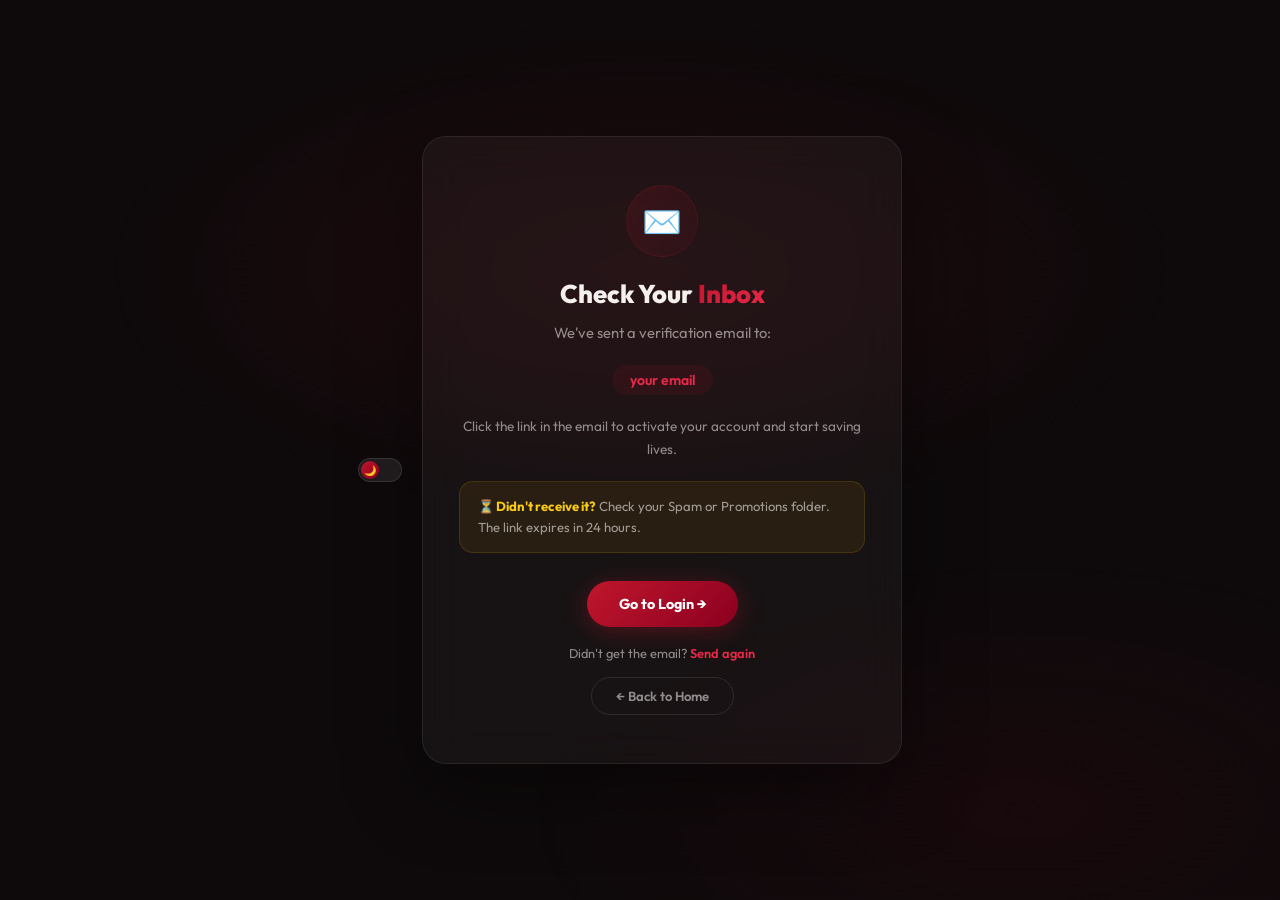
<file: verify_sent.html>
<!DOCTYPE html>
<html lang="en" data-theme="dark">
<head>
<meta charset="UTF-8" />
<meta name="viewport" content="width=device-width, initial-scale=1.0" />
<title>Verify Your Email — BloodBridge</title>
<link rel="icon" type="image/png" href="blood_bridge_favicon.png" />
<link rel="preconnect" href="https://fonts.googleapis.com" />
<link rel="preconnect" href="https://fonts.gstatic.com" crossorigin />
<link href="https://fonts.googleapis.com/css2?family=Outfit:wght@300;400;500;600;700;800&display=swap" rel="stylesheet" />
<style>
*,*::before,*::after{margin:0;padding:0;box-sizing:border-box;}
:root{--red:#C0162C;--red-light:#E8294A;--bg:#0e0a0b;--text:#F5F0EE;--text-muted:rgba(245,240,238,0.55);}
[data-theme="light"]{--bg:#faf7f8;--text:#1a0508;--text-muted:rgba(30,10,15,0.5);}
html{scroll-behavior:smooth;}
body{
  font-family:'Outfit',sans-serif;background:var(--bg);color:var(--text);
  min-height:100vh;display:flex;align-items:center;justify-content:center;
  overflow-x:hidden;transition:background 0.4s,color 0.4s;padding:20px;
}
.bg-scene{position:fixed;inset:0;z-index:0;pointer-events:none;overflow:hidden;
  background:radial-gradient(ellipse 60% 40% at 50% 30%,rgba(192,22,44,0.1) 0%,transparent 70%),
    radial-gradient(ellipse 70% 50% at 80% 90%,rgba(80,5,20,0.15) 0%,transparent 55%);
}
.card{
  position:relative;z-index:2;max-width:480px;width:100%;
  background:rgba(255,255,255,0.04);backdrop-filter:blur(20px);
  border:1px solid rgba(255,255,255,0.08);border-radius:24px;
  padding:48px 36px;text-align:center;
  box-shadow:0 24px 80px rgba(0,0,0,0.4);
  animation:fadeUp 0.7s ease both;
}
[data-theme="light"] .card{background:rgba(255,255,255,0.7);border-color:rgba(192,22,44,0.1);}
.icon-wrap{
  width:72px;height:72px;border-radius:50%;
  background:linear-gradient(135deg,rgba(192,22,44,0.15),rgba(192,22,44,0.05));
  display:flex;align-items:center;justify-content:center;
  margin:0 auto 20px;font-size:32px;
  border:1px solid rgba(192,22,44,0.15);
  animation:iconBounce 1s ease 0.3s both;
}
h1{font-size:1.6rem;font-weight:800;margin-bottom:10px;line-height:1.3;}
h1 span{background:linear-gradient(135deg,var(--red),var(--red-light));-webkit-background-clip:text;-webkit-text-fill-color:transparent;background-clip:text;}
p{font-size:0.92rem;color:var(--text-muted);line-height:1.7;margin-bottom:8px;}
.email-display{
  display:inline-block;padding:6px 18px;border-radius:50px;
  background:rgba(192,22,44,0.1);color:var(--red-light);
  font-size:0.88rem;font-weight:600;margin:12px 0 20px;
}
.alert-box{
  padding:14px 18px;border-radius:14px;
  background:rgba(234,179,8,0.08);border:1px solid rgba(234,179,8,0.15);
  text-align:left;margin:20px 0;
}
.alert-box p{font-size:0.82rem;color:rgba(245,240,238,0.6);margin:0;line-height:1.6;}
.alert-box p strong{color:#facc15;}
[data-theme="light"] .alert-box p strong{color:#b45309;}
[data-theme="light"] .alert-box{background:rgba(234,179,8,0.06);}
.btn{
  display:inline-flex;align-items:center;gap:8px;
  padding:14px 32px;border-radius:50px;font-size:0.9rem;font-weight:700;
  background:linear-gradient(135deg,var(--red),#8B0020);color:#fff;
  text-decoration:none;cursor:pointer;border:none;
  box-shadow:0 4px 24px rgba(192,22,44,0.35);transition:all 0.3s;
  font-family:'Outfit',sans-serif;margin-top:8px;
}
.btn:hover{transform:translateY(-2px);box-shadow:0 8px 32px rgba(192,22,44,0.5);}
.btn-outline{
  display:inline-flex;align-items:center;gap:6px;
  padding:10px 24px;border-radius:50px;font-size:0.82rem;font-weight:600;
  color:var(--text-muted);text-decoration:none;border:1px solid rgba(255,255,255,0.1);
  transition:all 0.3s;background:transparent;margin-top:16px;font-family:'Outfit',sans-serif;
}
.btn-outline:hover{color:var(--text);border-color:rgba(255,255,255,0.2);}
[data-theme="light"] .btn-outline{border-color:rgba(192,22,44,0.15);color:var(--text-muted);}
[data-theme="light"] .btn-outline:hover{color:var(--text);border-color:rgba(192,22,44,0.3);}
.resend{font-size:0.8rem;color:var(--text-muted);margin-top:18px;}
.resend a{color:var(--red-light);text-decoration:none;font-weight:600;}
.resend a:hover{text-decoration:underline;}
.theme-toggle{
  position:fixed;top:20px;right:20px;z-index:10;
  cursor:pointer;width:44px;height:24px;border-radius:12px;
  background:rgba(255,255,255,0.08);border:1px solid rgba(255,255,255,0.1);
  position:relative;transition:all 0.3s;
}
[data-theme="light"] .theme-toggle{background:rgba(192,22,44,0.1);border-color:rgba(192,22,44,0.15);}
.toggle-knob{
  width:18px;height:18px;border-radius:50%;
  background:linear-gradient(135deg,var(--red),#8B0020);
  position:absolute;top:2px;left:2px;
  transition:all 0.4s cubic-bezier(0.68,-0.55,0.265,1.55);
  display:flex;align-items:center;justify-content:center;font-size:10px;
}
[data-theme="light"] .toggle-knob{left:22px;}
@keyframes fadeUp{from{opacity:0;transform:translateY(30px);}to{opacity:1;transform:translateY(0);}}
@keyframes iconBounce{0%{transform:scale(0);}50%{transform:scale(1.15);}100%{transform:scale(1);}}
@media(max-width:500px){.card{padding:32px 20px;}h1{font-size:1.3rem;}}
</style>
</head>
<body>
<div class="bg-scene"></div>
<div class="theme-toggle" id="themeToggle" title="Toggle theme">
  <div class="toggle-knob" id="toggleKnob">🌙</div>
</div>

<div class="card">
  <div class="icon-wrap">✉️</div>
  <h1>Check Your <span>Inbox</span></h1>
  <p>We've sent a verification email to:</p>
  <div class="email-display" id="emailDisplay"></div>
  <p style="font-size:0.85rem;">Click the link in the email to activate your account and start saving lives.</p>

  <div class="alert-box">
    <p><strong>⏳ Didn't receive it?</strong> Check your Spam or Promotions folder. The link expires in 24 hours.</p>
  </div>

  <a href="login.html" class="btn">Go to Login →</a>
  <div class="resend">
    Didn't get the email? <a href="#" id="resendLink">Send again</a>
  </div>
  <a href="landing_page.html" class="btn-outline">← Back to Home</a>
</div>

<script>
const html = document.documentElement;
const saved = localStorage.getItem('bb-theme') || 'dark';
html.setAttribute('data-theme', saved);

document.getElementById('themeToggle').addEventListener('click', () => {
  const cur = html.getAttribute('data-theme');
  const next = cur === 'dark' ? 'light' : 'dark';
  html.setAttribute('data-theme', next);
  localStorage.setItem('bb-theme', next);
  document.getElementById('toggleKnob').textContent = next === 'dark' ? '🌙' : '☀️';
});
document.getElementById('toggleKnob').textContent = saved === 'dark' ? '🌙' : '☀️';

const params = new URLSearchParams(window.location.search);
const email = params.get('email') || 'your email';
document.getElementById('emailDisplay').textContent = email;

document.getElementById('resendLink').addEventListener('click', async (e) => {
  e.preventDefault();
  const link = e.target;
  link.textContent = 'Sending...';
  try {
    const res = await fetch('resend_verification.php', { method:'POST', body: new URLSearchParams({ email }) });
    const data = await res.json();
    if (data.success) {
      link.textContent = '✓ Sent!';
      setTimeout(() => { link.textContent = 'Send again'; }, 3000);
    } else {
      link.textContent = 'Failed — try again';
    }
  } catch {
    link.textContent = 'Network error';
  }
});
</script>
</body>
</html>
</file>
<file: style.css>
/* ============================================================
   BloodBridge — loader.css
   ============================================================ */

*, *::before, *::after {
  margin: 0; padding: 0; box-sizing: border-box;
}

html, body {
  width: 100%; height: 100%;
  background: #0e0a0b;
  overflow: hidden;
}

body {
  font-family: 'Outfit', sans-serif;
}

/* ── LOADER WRAPPER ── */
#loader {
  position: fixed; inset: 0; z-index: 9999;
  display: flex; flex-direction: column;
  align-items: center; justify-content: center;
  background: #0e0a0b;
  transition: opacity 0.6s ease, transform 0.6s ease;
}

#loader.fade-out {
  opacity: 0;
  transform: scale(1.04);
  pointer-events: none;
}

/* ── BACKGROUND EFFECTS ── */
.bg-glow {
  position: absolute; inset: 0; pointer-events: none;
  background:
    radial-gradient(ellipse 70% 60% at 20% 10%, rgba(160,10,30,0.22) 0%, transparent 55%),
    radial-gradient(ellipse 55% 70% at 80% 90%, rgba(80,5,20,0.28) 0%, transparent 55%);
}

.grid-bg {
  position: absolute; inset: 0; pointer-events: none;
  background-image:
    linear-gradient(rgba(255,255,255,0.02) 1px, transparent 1px),
    linear-gradient(90deg, rgba(255,255,255,0.02) 1px, transparent 1px);
  background-size: 50px 50px;
}

/* ── INNER CONTENT ── */
.loader-inner {
  position: relative; z-index: 1;
  display: flex; flex-direction: column;
  align-items: center; gap: 28px;
}

/* ── BRAND ── */
.brand {
  font-size: 0.95rem; font-weight: 700;
  letter-spacing: 0.2em; text-transform: uppercase;
  color: rgba(245,240,238,0.4);
}
.brand span { color: #E8294A; }

/* ── BLOOD DROP WRAPPER ── */
.drop-wrap {
  position: relative;
  width: 140px; height: 172px;
}

.drop-svg {
  width: 100%; height: 100%;
  filter: drop-shadow(0 0 20px rgba(192,22,44,0.55));
  transition: filter 0.5s ease;
}

/* done state: brighter glow */
.done .drop-svg {
  filter: drop-shadow(0 0 35px rgba(232,41,74,0.9));
}

/* ── PULSE RINGS ── */
.pulse-ring {
  position: absolute;
  left: 50%; top: 60%;
  transform: translate(-50%, -50%);
  width: 80px; height: 80px;
  border-radius: 50%;
  border: 1.5px solid rgba(232,41,74,0.35);
  animation: ringPulse 2.1s ease-out infinite;
  pointer-events: none;
}
.pulse-ring:nth-child(2) { animation-delay: 0.7s; }
.pulse-ring:nth-child(3) { animation-delay: 1.4s; }

@keyframes ringPulse {
  0%   { transform: translate(-50%,-50%) scale(0.8); opacity: 0.6; }
  100% { transform: translate(-50%,-50%) scale(2.6); opacity: 0; }
}

/* ── PERCENTAGE ── */
.pct-block {
  text-align: center; line-height: 1;
}
.pct-num {
  font-size: clamp(2.6rem, 10vw, 3.6rem);
  font-weight: 800; color: #fff;
  letter-spacing: -0.03em;
  transition: color 0.4s;
}
.done .pct-num { color: #FF8090; }

.pct-sym {
  font-size: 1.4rem; font-weight: 300;
  color: rgba(255,255,255,0.35);
}
.pct-label {
  margin-top: 8px;
  font-size: 0.7rem; font-weight: 600;
  letter-spacing: 0.15em; text-transform: uppercase;
  color: rgba(245,240,238,0.3);
}

/* ── STATUS TEXT ── */
.status-line {
  font-size: 0.82rem; font-weight: 400;
  color: rgba(245,240,238,0.38);
  letter-spacing: 0.04em;
  min-height: 18px;
  transition: opacity 0.3s;
}

/* ── PROGRESS BAR ── */
.bar-wrap {
  width: min(240px, 65vw);
  height: 3px;
  background: rgba(255,255,255,0.07);
  border-radius: 10px; overflow: hidden;
}
.bar-fill {
  height: 100%; width: 0%;
  background: linear-gradient(90deg, #C0162C, #FF6B6B);
  border-radius: 10px;
  box-shadow: 0 0 8px rgba(232,41,74,0.55);
  transition: width 0.08s linear;
}

/* ── RESPONSIVE ── */
@media (max-width: 400px) {
  .drop-wrap { width: 110px; height: 136px; }
  .loader-inner { gap: 20px; }
}
</file>
<file: responsive.css>
/* ============================================================
   BloodBridge — responsive.css
   Global responsive patch for ALL pages.
   Link this AFTER every page's own CSS file.
   ============================================================ */

/* ── GLOBAL BASE ── */
*, *::before, *::after { box-sizing: border-box; }

html { -webkit-text-size-adjust: 100%; }

img, video, svg { max-width: 100%; }

/* Prevent horizontal scroll on every page */
body { overflow-x: hidden; }

/* ============================================================
   1. DASHBOARD PAGES
   Applies to: admindash, bankdash, doctor_dash,
   delivery_staff_dash, hospital_dash, lab_technician_dash,
   medical_college_dash
   ============================================================ */

/* ── Sidebar always off-canvas on mobile ── */
@media (max-width: 1023px) {
  .sidebar {
    position: fixed;
    top: 0; left: 0; bottom: 0;
    width: 270px !important;
    transform: translateX(-100%);
    z-index: 300;
    transition: transform 0.32s cubic-bezier(0.4,0,0.2,1);
    overflow-y: auto;
    overflow-x: hidden;
  }

  .sidebar.open {
    transform: translateX(0);
    box-shadow: 4px 0 40px rgba(0,0,0,0.5);
  }

  .sidebar-close {
    display: flex !important;
    align-items: center;
    justify-content: center;
    width: 32px; height: 32px;
    border-radius: 8px;
    background: rgba(192,22,44,0.1);
    border: 1px solid rgba(192,22,44,0.2);
    color: #E8294A;
    cursor: pointer;
    font-size: 1rem;
    flex-shrink: 0;
  }

  .sidebar-overlay {
    display: none;
    position: fixed;
    inset: 0;
    z-index: 299;
    background: rgba(0,0,0,0.55);
    backdrop-filter: blur(3px);
    -webkit-backdrop-filter: blur(3px);
  }

  .sidebar-overlay.active { display: block; }

  .main-wrapper {
    margin-left: 0 !important;
    width: 100%;
  }

  /* Hamburger always visible on mobile */
  .hamburger {
    display: flex !important;
    flex-direction: column;
    gap: 5px;
    background: none;
    border: none;
    cursor: pointer;
    padding: 8px;
    border-radius: 8px;
    flex-shrink: 0;
  }

  .hamburger span {
    display: block;
    width: 22px; height: 2px;
    background: var(--text-primary, #F5F0EE);
    border-radius: 2px;
    transition: all 0.3s;
  }

  .hamburger.open span:nth-child(1) { transform: translateY(7px) rotate(45deg); }
  .hamburger.open span:nth-child(2) { opacity: 0; transform: scaleX(0); }
  .hamburger.open span:nth-child(3) { transform: translateY(-7px) rotate(-45deg); }
}

/* Desktop: sidebar always visible */
@media (min-width: 1024px) {
  .sidebar {
    transform: translateX(0) !important;
    position: fixed;
  }

  .sidebar.open ~ .main-wrapper,
  .sidebar ~ .main-wrapper {
    margin-left: 270px;
  }

  .sidebar-close { display: none !important; }
  .sidebar-overlay { display: none !important; }
  .hamburger { display: none !important; }
}

/* ── Topnav ── */
@media (max-width: 1023px) {
  .topnav {
    padding: 10px 16px !important;
    gap: 10px;
  }

  .topnav-left { gap: 10px; flex-shrink: 0; }

  .topnav-right {
    flex-wrap: wrap;
    gap: 6px;
    justify-content: flex-end;
    min-width: 0;
  }

  .topnav-title { display: none !important; }

  .topnav-brand img,
  .topnav-logo-img {
    height: 28px !important;
    width: auto;
  }
}

@media (max-width: 640px) {
  .topnav { padding: 8px 12px !important; }

  .topnav-right .theme-toggle,
  .topnav-right .toggle-btn { transform: scale(0.85); }

  /* Hide secondary topnav items on small screens */
  .topnav-search { display: none; }
}

/* ── Content area ── */
@media (max-width: 1023px) {
  .content {
    padding: 20px 16px !important;
  }
}

@media (max-width: 480px) {
  .content {
    padding: 16px 12px !important;
  }
}

/* ── Stats / metrics grids ── */
@media (max-width: 1100px) {
  .metrics-grid,
  .stats-grid {
    grid-template-columns: repeat(2, 1fr) !important;
  }
}

@media (max-width: 480px) {
  .metrics-grid,
  .stats-grid {
    grid-template-columns: repeat(2, 1fr) !important;
    gap: 10px !important;
  }

  .metric-card,
  .stat-card {
    padding: 16px 14px !important;
  }

  .metric-num { font-size: 1.8rem !important; }
}

/* ── Two-column grids → single column ── */
@media (max-width: 900px) {
  .two-col,
  .two-col-grid,
  .alerts-grid,
  .profile-layout {
    grid-template-columns: 1fr !important;
  }
}

/* ── Page header ── */
@media (max-width: 768px) {
  .page-header {
    flex-direction: column !important;
    align-items: flex-start !important;
    gap: 12px !important;
  }

  .page-header .btn,
  .page-header button {
    width: 100%;
    justify-content: center;
  }
}

/* ── Tables ── */
.table-wrap,
.table-responsive {
  overflow-x: auto;
  -webkit-overflow-scrolling: touch;
}

@media (max-width: 768px) {
  .data-table {
    min-width: 600px;
  }

  .data-table thead th,
  .data-table tbody td {
    padding: 10px 10px !important;
    font-size: 0.78rem !important;
    white-space: nowrap;
  }
}

/* ── Action cards ── */
@media (max-width: 640px) {
  .actions-grid { grid-template-columns: 1fr 1fr !important; }
  .action-card { padding: 14px !important; }
  .action-card-icon { font-size: 1.4rem !important; }
}

@media (max-width: 400px) {
  .actions-grid { grid-template-columns: 1fr !important; }
}

/* ── Blood group grids ── */
@media (max-width: 600px) {
  .blood-grid { grid-template-columns: repeat(4, 1fr) !important; gap: 6px !important; }
}

@media (max-width: 380px) {
  .blood-grid { grid-template-columns: repeat(4, 1fr) !important; }
}

/* ── Greeting section ── */
@media (max-width: 900px) {
  .greeting-section {
    flex-direction: column !important;
    align-items: flex-start !important;
    gap: 12px !important;
  }
}

/* ── Cards — prevent overflow ── */
.glass-card {
  min-width: 0;
  overflow: hidden;
}

/* ── Modal / overlay ── */
@media (max-width: 640px) {
  .modal-content,
  .modal-box,
  .modal-card {
    width: 95vw !important;
    max-width: 95vw !important;
    padding: 20px 16px !important;
    border-radius: 16px !important;
    max-height: 90vh;
    overflow-y: auto;
  }

  .modal-header { flex-wrap: wrap; gap: 8px; }
}

/* ── Quick panel ── */
@media (max-width: 768px) {
  .quick-panel { flex-direction: column !important; }
  .quick-card { width: 100% !important; }
}

/* ── Alert critical cards ── */
@media (max-width: 640px) {
  .alert-critical-card {
    flex-direction: column !important;
    align-items: flex-start !important;
    gap: 10px !important;
  }
}

/* ── Drone / delivery items ── */
@media (max-width: 640px) {
  .drone-item {
    flex-direction: column !important;
    align-items: flex-start !important;
  }
}

/* ── Inventory analytics ── */
@media (max-width: 1100px) {
  .inv-analytics-row { grid-template-columns: repeat(2, 1fr) !important; }
}

@media (max-width: 480px) {
  .inv-analytics-row { grid-template-columns: repeat(2, 1fr) !important; }
  .inv-type-grid { grid-template-columns: repeat(2, 1fr) !important; }
}

/* ── Profile layout ── */
@media (max-width: 900px) {
  .profile-section,
  .profile-grid {
    grid-template-columns: 1fr !important;
  }
}

/* ============================================================
   2. LANDING PAGE
   ============================================================ */

@media (max-width: 900px) {
  /* Mobile nav */
  .nav-links {
    display: none;
    position: fixed;
    top: 0; left: 0; right: 0;
    background: var(--mobile-nav-bg, rgba(10,4,6,0.98));
    flex-direction: column;
    padding: 80px 24px 32px;
    z-index: 400;
    gap: 4px;
    border-bottom: 1px solid rgba(192,22,44,0.15);
    backdrop-filter: blur(20px);
    -webkit-backdrop-filter: blur(20px);
    overflow-y: auto;
    max-height: 100vh;
  }

  .nav-links.open {
    display: flex !important;
    animation: slideDown 0.3s ease;
  }

  .nav-links li { list-style: none; }

  .nav-links a {
    display: flex;
    align-items: center;
    gap: 10px;
    padding: 12px 16px;
    border-radius: 12px;
    font-size: 1rem;
    font-weight: 500;
    text-decoration: none;
    transition: background 0.2s;
  }

  nav { padding: 12px 16px !important; }

  .hamburger { display: flex !important; }

  .nav-cta { display: none !important; }

  .hero-stats-card { display: none !important; }
  .mobile-stats-section { display: block !important; }

  .dashboard-grid { grid-template-columns: repeat(2, 1fr) !important; }
}

@media (max-width: 640px) {
  nav { padding: 10px 14px !important; overflow: visible; }

  .nav-logo img { height: 34px; }
  .logo-title { font-size: 1rem; }

  .hero {
    min-height: auto !important;
    padding: 40px 16px 32px !important;
    flex-direction: column !important;
    align-items: flex-start !important;
  }

  .hero-content { max-width: 100% !important; }

  .hero h1 { font-size: clamp(1.8rem, 8vw, 2.6rem) !important; }

  .hero p { font-size: 0.92rem !important; margin-bottom: 24px !important; }

  .hero-actions {
    gap: 10px !important;
    flex-wrap: wrap;
  }

  .btn-primary, .btn-ghost {
    padding: 12px 20px !important;
    font-size: 0.88rem !important;
  }

  .section { padding: 40px 16px !important; }

  .section-title { font-size: clamp(1.5rem, 6vw, 2rem) !important; }

  .features-grid { grid-template-columns: 1fr !important; gap: 12px !important; }

  .feature-card { padding: 20px 16px !important; }

  .steps { flex-direction: column !important; gap: 24px !important; }
  .steps::before { display: none !important; }

  .dashboard-grid { grid-template-columns: 1fr !important; }

  .cta-section { padding: 28px 14px !important; }

  .cta-inner { padding: 28px 18px !important; border-radius: 18px !important; }

  .cta-actions {
    flex-direction: column !important;
    align-items: stretch !important;
    gap: 10px !important;
  }

  .cta-actions .btn-primary,
  .cta-actions .btn-ghost {
    width: 100% !important;
    justify-content: center !important;
  }

  footer {
    padding: 20px 16px !important;
    flex-direction: column !important;
    text-align: center !important;
    gap: 10px !important;
  }

  .footer-links { justify-content: center !important; flex-wrap: wrap; }

  .mobile-stats-card { margin: 0 14px 20px !important; padding: 18px 14px !important; }

  .ticker-item { font-size: 0.75rem !important; padding: 0 16px !important; }
}

@media (max-width: 480px) {
  .lang-toggle, .theme-toggle { transform: scale(0.75); }
  .nav-right { gap: 2px !important; }
  .nav-login { padding: 4px 8px !important; font-size: 0.7rem !important; }
}

@media (min-width: 641px) and (max-width: 900px) {
  .features-grid { grid-template-columns: 1fr 1fr !important; }
}

/* ============================================================
   3. LOGIN PAGE
   ============================================================ */

@media (max-width: 768px) {
  .login-container {
    padding: 16px !important;
    padding-top: 40px !important;
    padding-bottom: 40px !important;
    align-items: flex-start;
  }

  .login-card {
    padding: 28px 20px !important;
    max-width: 100% !important;
    border-radius: 18px !important;
  }

  .logo-section img { width: 80px !important; }
  .logo-section h1 { font-size: 1.5rem !important; }

  .options {
    flex-direction: column !important;
    gap: 12px !important;
    align-items: flex-start !important;
  }

  .option-links { width: 100%; justify-content: flex-start !important; }

  .social-login { flex-direction: column !important; gap: 10px !important; }

  .social-btn { width: 100% !important; justify-content: center; }

  /* Prevent iOS zoom on input focus */
  .input-group input,
  .login-btn,
  .password-box input {
    font-size: 16px !important;
  }
}

@media (max-width: 480px) {
  .login-container {
    padding: 12px !important;
    padding-top: 32px !important;
  }

  .login-card {
    padding: 20px 14px !important;
    border-radius: 14px !important;
  }

  .logo-section { margin-bottom: 18px !important; }
  .logo-section img { width: 64px !important; }
  .logo-section h1 { font-size: 1.3rem !important; }
  .logo-section p { font-size: 0.78rem !important; }

  .input-group { margin-bottom: 14px !important; }
  .input-group label { font-size: 0.82rem !important; }
  .input-group input { padding: 11px 13px !important; }

  .login-btn { padding: 12px !important; font-size: 0.92rem !important; }

  .social-btn { padding: 11px 12px !important; font-size: 0.82rem !important; }
}

/* ============================================================
   4. SIGNUP PAGE
   ============================================================ */

@media (max-width: 1100px) {
  .signup-left { width: 340px !important; padding: 36px 28px !important; }
  .form-card { padding: 26px 26px !important; }
}

@media (max-width: 900px) {
  .signup-left { display: none !important; }
  .signup-right { padding: 28px 16px 56px !important; }
  .form-card { max-width: 600px !important; }
  .signup-container { min-height: 100vh; }
}

@media (max-width: 640px) {
  nav { padding: 10px 14px !important; }
  .nav-link-btn { display: none !important; }

  .signup-right { padding: 20px 10px 44px !important; }

  .form-card {
    padding: 20px 16px !important;
    border-radius: 16px !important;
  }

  .form-title { font-size: 1.25rem !important; }

  .type-btn-label { font-size: 0.78rem !important; }

  .form-row.two-col { flex-direction: column !important; gap: 0 !important; }
  .form-row.three-col { grid-template-columns: 1fr !important; gap: 0 !important; }

  .role-fields { padding: 12px 12px 4px !important; }

  /* Prevent iOS zoom */
  .field-input,
  .field-select,
  .field-textarea {
    font-size: 16px !important;
  }
}

@media (max-width: 480px) {
  .type-selector { grid-template-columns: 1fr !important; }
}

@media (max-width: 380px) {
  .type-btn { padding: 11px 10px !important; gap: 5px !important; }
  .type-btn-icon { font-size: 0.95rem !important; }
}

/* ============================================================
   5. RAKTOSATHI FLOATING CHATBOT
   ============================================================ */

@media (max-width: 768px) {
  .raktosathi-widget {
    bottom: 16px !important;
    right: 16px !important;
  }

  .raktosathi-window {
    width: calc(100vw - 24px) !important;
    max-width: 380px !important;
    height: 75vh !important;
    max-height: 520px !important;
    bottom: 72px !important;
    right: 0 !important;
    left: auto !important;
    border-radius: 18px !important;
  }
}

@media (max-width: 480px) {
  .raktosathi-window {
    width: calc(100vw - 16px) !important;
    max-width: none !important;
    height: 80vh !important;
    max-height: 560px !important;
    right: 8px !important;
    bottom: 70px !important;
  }

  .raktosathi-fab {
    width: 52px !important;
    height: 52px !important;
    font-size: 1.3rem !important;
  }
}

/* ============================================================
   6. FORGOT PASSWORD / VERIFY SENT PAGES
   ============================================================ */

@media (max-width: 500px) {
  .forgot-container {
    padding: 12px !important;
    padding-top: 32px !important;
    padding-bottom: 32px !important;
  }

  .login-card {
    padding: 22px 16px !important;
    border-radius: 16px !important;
  }

  .card {
    padding: 28px 16px !important;
    border-radius: 18px !important;
  }

  .card h1 { font-size: 1.25rem !important; }
}

/* ============================================================
   7. GLOBAL UTILITY FIXES
   ============================================================ */

/* Scrollable tables everywhere */
.table-wrap,
.table-responsive,
[class*="table-container"] {
  overflow-x: auto !important;
  -webkit-overflow-scrolling: touch;
}

/* Orbs — shrink on mobile to prevent layout issues */
@media (max-width: 640px) {
  .orb-1 { width: 280px !important; height: 280px !important; }
  .orb-2 { width: 200px !important; height: 200px !important; }
  .orb-3 { width: 160px !important; height: 160px !important; }
}

/* Buttons — no text overflow */
button, .btn, [class*="btn-"] {
  white-space: nowrap;
  min-width: 0;
}

/* Prevent long words from breaking layout */
p, span, label, td, th, li {
  word-break: break-word;
  overflow-wrap: break-word;
}

/* Input font-size 16px on mobile prevents iOS zoom */
@media (max-width: 768px) {
  input[type="text"],
  input[type="email"],
  input[type="password"],
  input[type="number"],
  input[type="tel"],
  input[type="date"],
  input[type="search"],
  select,
  textarea {
    font-size: 16px !important;
  }
}

/* ── Nav animation for mobile menu ── */
@keyframes slideDown {
  from { opacity: 0; transform: translateY(-10px); }
  to   { opacity: 1; transform: translateY(0); }
}
</file>
<file: bankdash.css>
/* ============================================================
   BloodBridge — bankdash.css
   Complete redesign with all sections: Dashboard, Inventory,
   Expiry Alerts, Cold Chain, Quarantine, Ratings, Drones,
   Leaderboard, Profile
   ============================================================ */

*, *::before, *::after { margin:0; padding:0; box-sizing:border-box; }

/* ── THEME VARIABLES ── */
:root {
  --red:        #C0162C;
  --red-light:  #E8294A;
  --red-glow:   rgba(192,22,44,0.35);
  --theme-transition: 0.4s ease;
  --sidebar-width: 270px;
}

[data-theme="dark"] {
  --bg-body:         #0e0a0b;
  --bg-nav:          rgba(15,5,8,0.72);
  --bg-nav-border:   rgba(192,22,44,0.2);
  --glass-bg:        rgba(255,255,255,0.055);
  --glass-border:    rgba(255,255,255,0.1);
  --glass-shadow:    rgba(0,0,0,0.4);
  --glass-inset:     rgba(255,255,255,0.08);
  --text-primary:    #F5F0EE;
  --text-muted:      rgba(245,240,238,0.55);
  --text-sub:        rgba(245,240,238,0.32);
  --orb1-color:      rgba(192,22,44,0.2);
  --orb2-color:      rgba(180,10,30,0.16);
  --orb3-color:      rgba(220,40,60,0.1);
  --bg-gradient:     linear-gradient(145deg,#120608 0%,#0d0306 40%,#130b0e 100%);
  --bg-radial1:      radial-gradient(ellipse 80% 60% at 20% 10%,rgba(160,10,30,0.25) 0%,transparent 60%);
  --bg-radial2:      radial-gradient(ellipse 60% 80% at 80% 90%,rgba(80,5,20,0.3) 0%,transparent 55%);
  --grid-color:      rgba(255,255,255,0.022);
  --sidebar-bg:      rgba(12,4,7,0.92);
  --sidebar-border:  rgba(192,22,44,0.18);
  --sidebar-active:  rgba(192,22,44,0.18);
  --sidebar-hover:   rgba(255,255,255,0.05);
  --table-head:      rgba(255,255,255,0.04);
  --table-row-hover: rgba(192,22,44,0.06);
  --table-border:    rgba(255,255,255,0.06);
  --toggle-bg:       rgba(255,255,255,0.1);
  --toggle-border:   rgba(255,255,255,0.2);
  --toggle-thumb:    #C0162C;
  --input-bg:        rgba(255,255,255,0.06);
  --input-border:    rgba(255,255,255,0.12);

  --progress-track:  rgba(255,255,255,0.1);
  --gold-glow:       rgba(255,215,0,0.2);
}

[data-theme="light"] {
  --bg-body:         #faf7f8;
  --bg-nav:          rgba(255,250,251,0.82);
  --bg-nav-border:   rgba(192,22,44,0.15);
  --glass-bg:        rgba(255,255,255,0.62);
  --glass-border:    rgba(192,22,44,0.12);
  --glass-shadow:    rgba(192,22,44,0.1);
  --glass-inset:     rgba(255,255,255,0.85);
  --text-primary:    #1a0508;
  --text-muted:      rgba(30,10,15,0.58);
  --text-sub:        rgba(30,10,15,0.35);
  --orb1-color:      rgba(192,22,44,0.08);
  --orb2-color:      rgba(180,10,30,0.06);
  --orb3-color:      rgba(220,40,60,0.05);
  --bg-gradient:     linear-gradient(145deg,#fff5f6 0%,#fff0f2 40%,#fdf5f7 100%);
  --bg-radial1:      radial-gradient(ellipse 80% 60% at 20% 10%,rgba(255,200,210,0.35) 0%,transparent 60%);
  --bg-radial2:      radial-gradient(ellipse 60% 80% at 80% 90%,rgba(255,180,195,0.25) 0%,transparent 55%);
  --grid-color:      rgba(192,22,44,0.035);
  --sidebar-bg:      rgba(255,248,249,0.97);
  --sidebar-border:  rgba(192,22,44,0.12);
  --sidebar-active:  rgba(192,22,44,0.1);
  --sidebar-hover:   rgba(192,22,44,0.05);
  --table-head:      rgba(0,0,0,0.03);
  --table-row-hover: rgba(192,22,44,0.04);
  --table-border:    rgba(0,0,0,0.07);
  --toggle-bg:       rgba(192,22,44,0.1);
  --toggle-border:   rgba(192,22,44,0.22);
  --toggle-thumb:    #8B0020;
  --input-bg:        rgba(0,0,0,0.04);
  --input-border:    rgba(0,0,0,0.1);

  --progress-track:  rgba(0,0,0,0.08);
  --gold-glow:       rgba(255,215,0,0.15);
}

/* ── BASE ── */
html { scroll-behavior:smooth; }
body {
  font-family:'Outfit',sans-serif;
  background:var(--bg-body);
  color:var(--text-primary);
  overflow-x:hidden;
  min-height:100vh;
  transition:background var(--theme-transition),color var(--theme-transition);
}

/* ── BACKGROUND ── */
.bg-scene { position:fixed;inset:0;z-index:0;background:var(--bg-radial1),var(--bg-radial2),var(--bg-gradient);transition:background var(--theme-transition); }
.orb { position:absolute;border-radius:50%;filter:blur(80px);animation:drift 14s ease-in-out infinite alternate;transition:background var(--theme-transition); }
.orb-1 { width:480px;height:480px;top:-100px;left:-60px;background:radial-gradient(circle,var(--orb1-color),transparent 70%); }
.orb-2 { width:340px;height:340px;top:50%;right:-80px;background:radial-gradient(circle,var(--orb2-color),transparent 70%);animation-delay:-5s; }
.orb-3 { width:280px;height:280px;bottom:10%;left:35%;background:radial-gradient(circle,var(--orb3-color),transparent 70%);animation-delay:-9s; }
@keyframes drift { from{transform:translate(0,0) scale(1);} to{transform:translate(35px,25px) scale(1.07);} }
.grid-overlay { position:fixed;inset:0;z-index:0;pointer-events:none;background-image:linear-gradient(var(--grid-color) 1px,transparent 1px),linear-gradient(90deg,var(--grid-color) 1px,transparent 1px);background-size:60px 60px;transition:background-image var(--theme-transition); }

/* ── GLASS CARD ── */
.glass-card {
  background:var(--glass-bg);
  border:1px solid var(--glass-border);
  backdrop-filter:blur(28px) saturate(1.5);
  -webkit-backdrop-filter:blur(28px) saturate(1.5);
  border-radius:20px;
  box-shadow:0 8px 36px var(--glass-shadow),inset 0 1px 0 var(--glass-inset);
  transition:background var(--theme-transition),border-color var(--theme-transition),box-shadow var(--theme-transition);
}

/* ── SIDEBAR ── */
.sidebar {
  position:fixed;top:0;left:0;bottom:0;width:var(--sidebar-width);
  background:var(--sidebar-bg);border-right:1px solid var(--sidebar-border);
  backdrop-filter:blur(32px);-webkit-backdrop-filter:blur(32px);z-index:200;
  display:flex;flex-direction:column;
  transform:translateX(-100%);
  transition:transform 0.35s cubic-bezier(0.4,0,0.2,1),background var(--theme-transition),border-color var(--theme-transition);
  overflow-y:auto;
}
.sidebar.open { transform:translateX(0); }
@media (min-width:1024px) { .sidebar-close { display:none !important; } }
.sidebar-overlay { display:none;position:fixed;inset:0;z-index:199;background:rgba(0,0,0,0.5);backdrop-filter:blur(2px);transition:opacity 0.3s; }
.sidebar-overlay.visible { display:block; }
.sidebar-header { display:flex;align-items:center;justify-content:space-between;padding:20px 20px 16px;border-bottom:1px solid var(--sidebar-border); }
.sidebar-logo { display:flex;align-items:center;gap:10px; }
.sidebar-logo-img { height:32px;border-radius:6px; }
.sidebar-logo-text { font-size:1rem;font-weight:800;color:var(--red-light);letter-spacing:-0.01em; }
.sidebar-close { background:none;border:none;cursor:pointer;color:var(--text-muted);font-size:1rem;padding:4px 8px;border-radius:8px;transition:background 0.2s; }
.sidebar-close:hover { background:rgba(192,22,44,0.15);color:var(--red-light); }
.sidebar-section-label { padding:20px 20px 6px;font-size:0.65rem;font-weight:700;letter-spacing:0.12em;text-transform:uppercase;color:var(--text-sub); }
.sidebar-nav { display:flex;flex-direction:column;padding:0 12px; }
.sidebar-link {
  display:flex;align-items:center;gap:12px;padding:10px 14px;border-radius:12px;
  font-size:0.88rem;font-weight:500;color:var(--text-muted);text-decoration:none;
  transition:all 0.2s;margin-bottom:2px;
}
.sidebar-link:hover { background:var(--sidebar-hover);color:var(--text-primary); }
.sidebar-link.active { background:var(--sidebar-active);color:var(--red-light);font-weight:700; }
.sidebar-icon { font-size:1rem;width:22px;text-align:center; }
.sidebar-footer { margin-top:auto;padding:16px 20px;border-top:1px solid var(--sidebar-border); }
.sidebar-user { display:flex;align-items:center;gap:12px; }
.sidebar-avatar { width:36px;height:36px;border-radius:50%;background:linear-gradient(135deg,var(--red),var(--red-light));display:flex;align-items:center;justify-content:center;font-size:0.75rem;font-weight:800;color:#fff; }
.sidebar-user-name { font-size:0.85rem;font-weight:700; }
.sidebar-user-role { font-size:0.7rem;color:var(--text-muted); }

/* ── MAIN WRAPPER ── */
.main-wrapper { position:relative;z-index:1;min-height:100vh;display:flex;flex-direction:column; }

/* ── TOPNAV ── */
.topnav {
  position:sticky;top:0;z-index:100;
  display:flex;align-items:center;justify-content:space-between;
  padding:12px 28px;
  background:var(--bg-nav);
  border-bottom:1px solid var(--bg-nav-border);
  backdrop-filter:blur(20px);-webkit-backdrop-filter:blur(20px);
  transition:background var(--theme-transition);
}
.topnav-left { display:flex;align-items:center;gap:16px; }
.topnav-brand { display:flex;align-items:center;gap:10px; }
.topnav-logo-img { height:28px;border-radius:4px; }
.topnav-title { font-size:0.95rem;font-weight:700;color:var(--text-primary); }
.topnav-right { display:flex;align-items:center;gap:14px; }

/* Hamburger */
.hamburger { background:none;border:none;cursor:pointer;padding:8px;border-radius:8px;display:flex;flex-direction:column;gap:5px; }
.hamburger:hover { background:var(--sidebar-hover); }
.hamburger span { display:block;width:22px;height:2px;background:var(--text-primary);border-radius:2px;transition:all 0.3s; }
.hamburger.open span:nth-child(1) { transform:translateY(7px) rotate(45deg); }
.hamburger.open span:nth-child(2) { opacity:0;transform:scaleX(0); }
.hamburger.open span:nth-child(3) { transform:translateY(-7px) rotate(-45deg); }


/* Theme toggle */
.theme-toggle { cursor:pointer; user-select:none; }
.toggle-track { position:relative;width:54px;height:28px;background:var(--toggle-bg);border:1px solid var(--toggle-border);border-radius:50px;display:flex;align-items:center;justify-content:space-between;padding:0 6px;transition:background 0.4s,border-color 0.4s; }
.toggle-icon { font-size:0.72rem;z-index:1;transition:opacity 0.3s; }
.toggle-icon.moon { opacity:1; }
.toggle-icon.sun { opacity:0.4; }
[data-theme="light"] .toggle-icon.moon { opacity:0.4; }
[data-theme="light"] .toggle-icon.sun { opacity:1; }
.toggle-thumb { position:absolute;width:20px;height:20px;background:var(--toggle-thumb);border-radius:50%;left:4px;transition:transform 0.4s cubic-bezier(0.34,1.56,0.64,1),background 0.4s;box-shadow:0 2px 6px rgba(192,22,44,0.4); }
[data-theme="light"] .toggle-thumb { transform:translateX(26px); }

.gold-badge { background:var(--gold-glow);border:1px solid rgba(255,215,0,0.3);padding:5px 12px;border-radius:50px;font-size:0.78rem;font-weight:700;color:#FFD700; }
.logout-btn { background:rgba(192,22,44,0.15);border:1px solid rgba(192,22,44,0.3);color:var(--red-light);padding:6px 16px;border-radius:40px;font-size:0.8rem;font-weight:600;cursor:pointer;transition:all 0.2s; }
.logout-btn:hover { background:rgba(192,22,44,0.3); }

/* ── CONTENT AREA ── */
.content { padding:32px 28px;flex:1; }
.dashboard-view { display:none;animation:fadeInPage 0.4s ease both; }
.dashboard-view.active { display:block; }
@keyframes fadeInPage { from{opacity:0;transform:translateY(16px);} to{opacity:1;transform:none;} }

/* ── SHARED PAGE HEADER ── */
.page-header {
  display:flex;justify-content:space-between;align-items:flex-start;
  margin-bottom:28px;flex-wrap:wrap;gap:16px;
}
.page-title { font-size:clamp(1.5rem,3vw,2rem);font-weight:800;letter-spacing:-0.02em;margin-bottom:4px; }
.page-subtitle { font-size:0.85rem;color:var(--text-muted); }
.page-header-actions { display:flex;align-items:center;gap:10px;flex-wrap:wrap; }

/* ── SHARED BUTTONS ── */
.btn-primary {
  background:linear-gradient(135deg,var(--red),var(--red-light));
  border:none;color:#fff;padding:9px 20px;border-radius:40px;
  font-size:0.82rem;font-weight:700;cursor:pointer;transition:all 0.2s;
  box-shadow:0 4px 14px rgba(192,22,44,0.4);
}
.btn-primary:hover { transform:translateY(-2px);box-shadow:0 6px 20px rgba(192,22,44,0.5); }
.btn-primary.btn-sm { padding:6px 14px;font-size:0.76rem; }
.btn-secondary {
  background:var(--glass-bg);border:1px solid var(--glass-border);
  color:var(--text-primary);padding:9px 20px;border-radius:40px;
  font-size:0.82rem;font-weight:600;cursor:pointer;transition:all 0.2s;
}
.btn-secondary:hover { background:rgba(192,22,44,0.15);border-color:rgba(192,22,44,0.4); }
.btn-ghost-sm {
  background:var(--glass-bg);border:1px solid var(--glass-border);
  color:var(--text-primary);padding:6px 14px;border-radius:40px;
  font-size:0.75rem;font-weight:500;cursor:pointer;transition:all 0.2s;
}
.btn-ghost-sm:hover { background:rgba(192,22,44,0.1);border-color:rgba(192,22,44,0.35); }

/* ── SEARCH & FILTER INPUTS ── */
.search-input {
  background:var(--input-bg);border:1px solid var(--input-border);
  color:var(--text-primary);padding:8px 14px;border-radius:40px;
  font-size:0.8rem;font-family:'Outfit',sans-serif;
  transition:all 0.2s;min-width:200px;
}
.search-input:focus { outline:none;border-color:rgba(192,22,44,0.5);background:rgba(192,22,44,0.05); }
.filter-select {
  background:var(--input-bg);border:1px solid var(--input-border);
  color:var(--text-primary);padding:7px 12px;border-radius:40px;
  font-size:0.78rem;font-family:'Outfit',sans-serif;cursor:pointer;
  transition:all 0.2s;
}
.filter-select:focus { outline:none;border-color:rgba(192,22,44,0.5); }

/* Filter bar (button row) */
.filter-bar {
  display:flex;align-items:center;gap:8px;flex-wrap:wrap;
  margin-bottom:20px;padding:14px 18px;
  background:var(--glass-bg);border:1px solid var(--glass-border);
  border-radius:16px;backdrop-filter:blur(20px);
}
.filter-btn {
  background:var(--glass-bg);border:1px solid var(--glass-border);
  color:var(--text-muted);padding:6px 16px;border-radius:40px;
  font-size:0.78rem;font-weight:500;cursor:pointer;transition:all 0.2s;
}
.filter-btn:hover { background:rgba(192,22,44,0.08);color:var(--text-primary); }
.filter-btn.active { background:rgba(192,22,44,0.2);border-color:rgba(192,22,44,0.5);color:var(--red-light);font-weight:700; }

/* ── STATUS BADGES ── */
.status-badge { display:inline-flex;padding:3px 10px;border-radius:50px;font-size:0.7rem;font-weight:700; }
.badge-ok { background:rgba(34,197,94,0.12);color:#4ade80; }
.badge-warn { background:rgba(245,158,11,0.12);color:#fbbf24; }
.badge-critical { background:rgba(248,113,113,0.15);color:#f87171; }
.badge-info { background:rgba(96,165,250,0.12);color:#60a5fa; }
.badge-purple { background:rgba(167,139,250,0.12);color:#a78bfa; }

/* ── LIVE PILL ── */
.live-pill { display:inline-flex;align-items:center;gap:5px;background:rgba(192,22,44,0.15);padding:3px 10px;border-radius:50px;font-size:0.7rem;color:#FF6B6B; }
.live-pill .dot { width:6px;height:6px;background:#FF6B6B;border-radius:50%;animation:pulse-dot 1.3s infinite; }
@keyframes pulse-dot { 0%,100%{box-shadow:0 0 0 0 rgba(255,107,107,0.7);} 50%{box-shadow:0 0 0 4px rgba(255,107,107,0);} }

/* ── TABLE STYLES ── */
.table-wrap { overflow-x:auto; }
.data-table { width:100%;border-collapse:collapse;font-size:0.8rem; }
.data-table th { padding:12px 10px;text-align:left;border-bottom:2px solid var(--table-border);font-size:0.72rem;font-weight:700;letter-spacing:0.05em;text-transform:uppercase;color:var(--text-muted);background:var(--table-head);white-space:nowrap; }
.data-table td { padding:11px 10px;border-bottom:1px solid var(--table-border);vertical-align:middle;white-space:nowrap; }
.data-table tr:hover td { background:var(--table-row-hover); }
.data-table th.sortable { cursor:pointer; }
.data-table th.sortable:hover { color:var(--text-primary); }
.table-footer { display:flex;justify-content:space-between;align-items:center;padding:14px 16px 0;font-size:0.78rem;color:var(--text-muted);flex-wrap:wrap;gap:8px; }
.pagination { display:flex;gap:6px; }
.page-btn { background:var(--glass-bg);border:1px solid var(--glass-border);color:var(--text-primary);padding:4px 10px;border-radius:8px;cursor:pointer;font-size:0.75rem;transition:all 0.2s; }
.page-btn.active,.page-btn:hover { background:rgba(192,22,44,0.15);border-color:rgba(192,22,44,0.4);color:var(--red-light); }

/* ── CARD HEADER / FOOTER ── */
.card-header { display:flex;justify-content:space-between;align-items:center;margin-bottom:18px; }
.card-title { display:flex;align-items:center;gap:8px;font-weight:700;font-size:0.95rem; }
.card-title-icon { font-size:1rem; }
.card-footer { padding-top:14px;border-top:1px solid var(--table-border);margin-top:8px; }
.card-footer-link { font-size:0.78rem;color:var(--red-light);text-decoration:none;font-weight:600;transition:opacity 0.2s; }
.card-footer-link:hover { opacity:0.7; }

/* ── TOAST ── */
.toast-message { position:fixed;bottom:30px;right:30px;background:var(--glass-bg);backdrop-filter:blur(20px);border:1px solid var(--glass-border);padding:12px 24px;border-radius:60px;color:var(--text-primary);font-size:0.9rem;z-index:1100;opacity:0;transform:translateY(20px);transition:all 0.3s;pointer-events:none;max-width:400px;text-align:center; }
.toast-message.show { opacity:1;transform:translateY(0); }
.toast-message.toast-success { border-color:rgba(74,222,128,0.4);color:#4ade80; }
.toast-message.toast-error { border-color:rgba(248,113,113,0.4);color:#f87171; }

/* ── MODAL ── */
.modal-overlay { display:none;position:fixed;inset:0;background:rgba(0,0,0,0.7);backdrop-filter:blur(6px);z-index:1000;align-items:center;justify-content:center; }
.modal-overlay.open { display:flex; }
.modal-container { max-width:560px;width:90%;padding:28px;max-height:85vh;overflow-y:auto; }
.modal-header { display:flex;justify-content:space-between;align-items:center;margin-bottom:20px; }
.modal-header h3 { font-size:1.1rem;font-weight:800; }
.modal-close { background:none;border:none;font-size:1.5rem;cursor:pointer;color:var(--text-muted);transition:color 0.2s;line-height:1; }
.modal-close:hover { color:var(--text-primary); }
.modal-body { margin-bottom:24px;line-height:1.6; }
.modal-footer { display:flex;gap:12px;justify-content:flex-end; }

/* Modal form styles */
.modal-form { display:flex;flex-direction:column;gap:14px; }
.form-row { display:grid;grid-template-columns:1fr 1fr;gap:12px; }
.form-group { display:flex;flex-direction:column;gap:6px; }
.form-label { font-size:0.78rem;font-weight:600;color:var(--text-muted); }
.form-input,.form-select,.form-textarea {
  background:var(--input-bg);border:1px solid var(--input-border);
  color:var(--text-primary);padding:9px 14px;border-radius:12px;
  font-size:0.85rem;font-family:'Outfit',sans-serif;transition:all 0.2s;
}
.form-input:focus,.form-select:focus,.form-textarea:focus { outline:none;border-color:rgba(192,22,44,0.5);background:rgba(192,22,44,0.04); }
.form-textarea { resize:vertical;min-height:80px; }

/* ── DASHBOARD SPECIFIC ── */
.greeting-section { display:flex;justify-content:space-between;align-items:center;margin-bottom:28px;flex-wrap:wrap;gap:16px; }
.greeting-text h1 { font-size:clamp(1.5rem,3vw,2rem);font-weight:800;letter-spacing:-0.02em; }
.bank-name { background:linear-gradient(135deg,var(--red-light),#FF6B6B);-webkit-background-clip:text;background-clip:text;color:transparent; }
.bank-id { font-size:0.85rem;color:var(--text-muted);margin-top:6px; }
.gold-status-pill { background:var(--gold-glow);border:1px solid rgba(255,215,0,0.3);padding:8px 18px;border-radius:50px;font-size:0.85rem;font-weight:600;display:flex;align-items:center;gap:8px;color:#FFD700; }
.gold-icon { font-size:1rem; }

.stats-grid { display:grid;grid-template-columns:repeat(4,1fr);gap:18px;margin-bottom:30px; }
.stat-card { padding:22px 20px;display:flex;align-items:center;gap:15px;transition:transform 0.2s,box-shadow 0.2s; }
.stat-card:hover { transform:translateY(-3px);box-shadow:0 12px 32px var(--glass-shadow); }
.stat-icon { font-size:2.2rem; }
.stat-info { display:flex;flex-direction:column; }
.stat-value { font-size:2rem;font-weight:800;line-height:1;font-family:'Playfair Display',serif; }
.stat-label { font-size:0.75rem;color:var(--text-muted);letter-spacing:0.05em;margin-top:4px; }

.alerts-grid { display:grid;grid-template-columns:1fr 1fr;gap:18px;margin-bottom:36px; }
.alert-critical-card { display:flex;align-items:center;gap:16px;padding:20px 24px;border-left:4px solid var(--red); }
.alert-icon-critical { font-size:2rem; }
.alert-critical-content { flex:1; }
.alert-critical-title { font-weight:800;margin-bottom:6px; }
.alert-critical-msg { font-size:0.85rem;color:var(--text-muted); }
.critical-btn { background:var(--glass-bg);border:1px solid var(--glass-border);padding:8px 18px;border-radius:40px;font-size:0.75rem;font-weight:600;cursor:pointer;transition:0.2s;white-space:nowrap;color:var(--text-primary); }
.critical-btn:hover { background:rgba(192,22,44,0.15);border-color:rgba(192,22,44,0.4); }

.section-header { margin:32px 0 20px; }
.section-header h2 { font-size:1.6rem;font-weight:700;letter-spacing:-0.02em; }
.section-header p { color:var(--text-muted);margin-top:4px; }

.actions-grid { display:grid;grid-template-columns:repeat(auto-fill,minmax(200px,1fr));gap:18px;margin-bottom:42px; }
.action-card { padding:22px 16px;text-align:center;cursor:pointer;transition:all 0.25s ease;position:relative; }
.action-card:hover { transform:translateY(-6px);box-shadow:0 20px 40px var(--glass-shadow),0 0 0 1px rgba(192,22,44,0.3); }
.action-icon { font-size:2rem;margin-bottom:12px; }
.action-card h3 { font-size:0.9rem;font-weight:700;margin-bottom:6px; }
.action-card p { font-size:0.75rem;color:var(--text-muted); }

.two-col-grid { display:grid;grid-template-columns:1fr 360px;gap:20px;margin-bottom:30px; }
.table-card,.alerts-card,.ratings-preview,.drone-status { padding:22px; }

.alert-list { display:flex;flex-direction:column;gap:10px; }
.alert-item { display:flex;align-items:center;gap:12px;padding:12px 0;border-bottom:1px solid var(--table-border); }
.alert-icon-wrap { width:32px;height:32px;border-radius:10px;display:flex;align-items:center;justify-content:center;flex-shrink:0; }
.alert-icon-orange { background:rgba(245,158,11,0.15);color:#fbbf24; }
.alert-body { flex:1;min-width:0; }
.alert-title { font-weight:700;font-size:0.8rem; }
.alert-msg { font-size:0.75rem;color:var(--text-muted); }
.alert-meta { display:flex;gap:12px;margin-top:4px;font-size:0.65rem; }
.alert-action-btn { background:none;border:1px solid var(--glass-border);padding:4px 12px;border-radius:20px;font-size:0.7rem;cursor:pointer;transition:0.2s;color:var(--text-primary);white-space:nowrap; }
.alert-action-btn:hover { background:rgba(192,22,44,0.2); }

.review-list { display:flex;flex-direction:column;gap:12px; }
.review-item { padding:8px 0;border-bottom:1px solid var(--table-border);font-size:0.85rem; }
.review-item span { font-weight:700;margin-right:8px; }

.drone-list { display:flex;flex-direction:column;gap:10px; }
.drone-item { display:flex;align-items:center;justify-content:space-between;padding:8px 0;border-bottom:1px solid var(--table-border);gap:12px;flex-wrap:wrap; }
.drone-item span { font-size:0.85rem; }

.footer-note { text-align:center;margin-top:40px;padding:20px;border-top:1px solid var(--glass-border);color:var(--text-muted);font-size:0.8rem; }

/* ── INVENTORY PAGE ── */
.inv-type-grid { display:grid;grid-template-columns:repeat(auto-fill,minmax(160px,1fr));gap:16px;margin-bottom:24px; }
.inv-type-card { padding:20px 16px;text-align:center;cursor:pointer;transition:transform 0.2s; }
.inv-type-card:hover { transform:translateY(-4px); }
.inv-type-label { font-size:1.8rem;font-weight:800;font-family:'Playfair Display',serif;background:linear-gradient(135deg,var(--red-light),#FF9999);-webkit-background-clip:text;background-clip:text;color:transparent;margin-bottom:4px; }
.inv-type-value { font-size:2rem;font-weight:800;line-height:1;margin-bottom:2px; }
.inv-type-sub { font-size:0.7rem;color:var(--text-muted);margin-bottom:10px; }
.inv-progress-bar { height:4px;background:var(--progress-track);border-radius:4px;margin-bottom:10px;overflow:hidden; }
.inv-progress-fill { height:100%;border-radius:4px;transition:width 0.8s ease; }

.inv-analytics-row { display:grid;grid-template-columns:repeat(4,1fr);gap:16px;margin-bottom:24px; }
.inv-analytic-card { padding:18px 16px;text-align:center; }
.inv-analytic-icon { font-size:1.8rem;margin-bottom:8px; }
.inv-analytic-val { font-size:1.8rem;font-weight:800;font-family:'Playfair Display',serif; }
.inv-analytic-lbl { font-size:0.72rem;color:var(--text-muted);margin-top:2px; }

.inv-table-card { padding:22px; }
.inv-controls { display:flex;gap:8px;flex-wrap:wrap; }

/* Inventory table action buttons */
.tbl-action-btn { background:none;border:1px solid var(--glass-border);padding:3px 10px;border-radius:20px;font-size:0.7rem;cursor:pointer;transition:0.2s;color:var(--text-primary); }
.tbl-action-btn:hover { background:rgba(192,22,44,0.15); }
.tbl-actions { display:flex;gap:6px; }

/* ── EXPIRY ALERTS PAGE ── */
.expiry-stats-grid { display:grid;grid-template-columns:repeat(4,1fr);gap:16px;margin-bottom:24px; }
.expiry-stat-card { padding:18px 20px;display:flex;align-items:center;gap:14px; }
.expiry-stat-icon { font-size:1.8rem; }
.expiry-stat-val { font-size:1.8rem;font-weight:800;font-family:'Playfair Display',serif; }
.expiry-stat-lbl { font-size:0.72rem;color:var(--text-muted);margin-top:2px; }

.expiry-alerts-list { display:flex;flex-direction:column;gap:14px;margin-bottom:24px; }
.expiry-alert-card {
  background:var(--glass-bg);border:1px solid var(--glass-border);border-radius:16px;
  padding:18px 22px;display:flex;align-items:center;gap:18px;
  backdrop-filter:blur(20px);transition:all 0.2s;
}
.expiry-alert-card:hover { transform:translateX(4px); }
.expiry-alert-card.urgency-critical { border-left:4px solid #f87171; }
.expiry-alert-card.urgency-warning { border-left:4px solid #fbbf24; }
.expiry-alert-card.urgency-notice { border-left:4px solid #facc15; }
.expiry-alert-card.acknowledged { opacity:0.5; }
.expiry-alert-blood { font-size:1.8rem;font-weight:800;font-family:'Playfair Display',serif;min-width:50px;text-align:center; }
.expiry-alert-info { flex:1; }
.expiry-alert-bag { font-weight:700;font-size:0.9rem; }
.expiry-alert-meta { font-size:0.78rem;color:var(--text-muted);margin-top:2px; }
.expiry-alert-countdown { font-size:1.2rem;font-weight:800;color:#f87171;min-width:80px;text-align:center; }
.expiry-alert-countdown.warn { color:#fbbf24; }
.expiry-alert-countdown.notice { color:#facc15; }
.expiry-alert-actions { display:flex;gap:8px; }

.hospital-notify-card { padding:22px; }
.hospital-notify-list { display:flex;flex-direction:column;gap:0; }
.hospital-notify-item { display:flex;align-items:center;gap:16px;padding:14px 0;border-bottom:1px solid var(--table-border);flex-wrap:wrap; }
.hospital-info { flex:1;display:flex;flex-direction:column;gap:2px; }
.hospital-info strong { font-size:0.88rem; }
.text-muted { font-size:0.75rem;color:var(--text-muted); }
.hospital-needs { display:flex;gap:6px;flex-wrap:wrap; }
.need-badge { background:rgba(192,22,44,0.12);border:1px solid rgba(192,22,44,0.25);padding:3px 10px;border-radius:50px;font-size:0.72rem;font-weight:600;color:var(--red-light); }

/* ── COLD CHAIN PAGE ── */
.coldchain-stats { display:grid;grid-template-columns:repeat(4,1fr);gap:16px;margin-bottom:24px; }
.cc-stat-card { padding:18px 20px;text-align:center; }
.cc-stat-icon { font-size:1.5rem;margin-bottom:6px; }
.cc-stat-val { font-size:1.8rem;font-weight:800;font-family:'Playfair Display',serif; }
.cc-stat-lbl { font-size:0.72rem;color:var(--text-muted);margin-top:2px; }
.cc-warn { color:#fbbf24; }
.cc-critical { color:#f87171; }

.freezer-grid { display:grid;grid-template-columns:repeat(auto-fill,minmax(260px,1fr));gap:16px;margin-bottom:24px; }
.freezer-card {
  background:var(--glass-bg);border:1px solid var(--glass-border);border-radius:18px;
  padding:20px;backdrop-filter:blur(20px);transition:all 0.2s;
}
.freezer-card.status-normal { border-top:3px solid #4ade80; }
.freezer-card.status-warning { border-top:3px solid #fbbf24; }
.freezer-card.status-critical { border-top:3px solid #f87171;animation:pulse-card 2s infinite; }
@keyframes pulse-card { 0%,100%{box-shadow:0 0 0 0 rgba(248,113,113,0);} 50%{box-shadow:0 0 0 6px rgba(248,113,113,0.15);} }
.freezer-header { display:flex;justify-content:space-between;align-items:center;margin-bottom:14px; }
.freezer-name { font-weight:800;font-size:0.95rem; }
.freezer-temp { font-size:2rem;font-weight:800;font-family:'Playfair Display',serif;margin-bottom:6px; }
.freezer-temp.temp-ok { color:#4ade80; }
.freezer-temp.temp-warn { color:#fbbf24; }
.freezer-temp.temp-critical { color:#f87171; }
.freezer-meta { display:flex;gap:12px;font-size:0.75rem;color:var(--text-muted);margin-bottom:12px; }
.freezer-efficiency { display:flex;flex-direction:column;gap:4px; }
.freezer-eff-label { font-size:0.72rem;color:var(--text-muted);display:flex;justify-content:space-between; }
.freezer-eff-bar { height:4px;background:var(--progress-track);border-radius:4px;overflow:hidden; }
.freezer-eff-fill { height:100%;border-radius:4px;background:linear-gradient(90deg,#4ade80,#22c55e);transition:width 0.6s; }
.freezer-sensor { display:flex;align-items:center;gap:6px;font-size:0.75rem;color:var(--text-muted);margin-top:10px; }
.sensor-dot { width:8px;height:8px;border-radius:50%;animation:pulse-dot 1.5s infinite; }
.sensor-active { background:#4ade80; }
.sensor-inactive { background:#f87171;animation:none; }

.cc-log-card { padding:22px; }
.cc-log-controls { display:flex;gap:8px; }

/* ── QUARANTINE PAGE ── */
.quarantine-stats { display:grid;grid-template-columns:repeat(4,1fr);gap:16px;margin-bottom:24px; }
.q-stat { padding:18px 20px;text-align:center; }
.q-stat-icon { font-size:1.8rem;margin-bottom:6px; }
.q-stat-val { font-size:1.8rem;font-weight:800;font-family:'Playfair Display',serif; }
.q-stat-lbl { font-size:0.72rem;color:var(--text-muted);margin-top:2px; }

.q-workflow-card { padding:22px; }
.q-workflow-grid { display:grid;grid-template-columns:repeat(auto-fill,minmax(220px,1fr));gap:14px;margin-top:4px; }
.q-workflow-item {
  background:var(--glass-bg);border:1px solid var(--glass-border);border-radius:14px;padding:16px;
}
.q-workflow-title { font-weight:700;font-size:0.85rem;margin-bottom:8px; }
.q-progress-bar { height:6px;background:var(--progress-track);border-radius:6px;overflow:hidden;margin-bottom:6px; }
.q-progress-fill { height:100%;border-radius:6px;transition:width 0.6s; }
.q-progress-pct { font-size:0.72rem;color:var(--text-muted); }

/* Risk badges */
.risk-high { background:rgba(248,113,113,0.15);color:#f87171;padding:3px 10px;border-radius:50px;font-size:0.7rem;font-weight:700; }
.risk-medium { background:rgba(251,191,36,0.15);color:#fbbf24;padding:3px 10px;border-radius:50px;font-size:0.7rem;font-weight:700; }
.risk-low { background:rgba(74,222,128,0.12);color:#4ade80;padding:3px 10px;border-radius:50px;font-size:0.7rem;font-weight:700; }

/* ── RATINGS PAGE ── */
.ratings-overview { display:grid;grid-template-columns:minmax(0,500px);gap:20px;margin-bottom:24px;justify-content:center; }
.rating-summary-card { padding:28px;text-align:center; }
.rating-big-number { font-size:4rem;font-weight:800;font-family:'Playfair Display',serif;background:linear-gradient(135deg,#FFD700,#FFA500);-webkit-background-clip:text;background-clip:text;color:transparent;line-height:1; }
.rating-stars-big { font-size:1.4rem;margin:8px 0; }
.rating-total { font-size:0.8rem;color:var(--text-muted);margin-bottom:20px; }
.rating-breakdown { display:flex;flex-direction:column;gap:8px; }
.rating-row { display:flex;align-items:center;gap:10px;font-size:0.78rem; }
.rating-row > span { min-width:36px;white-space:nowrap; }
.rating-bar-wrap { flex:1;height:8px;background:var(--progress-track);border-radius:8px;overflow:hidden; }
.rating-bar-fill { height:100%;background:linear-gradient(90deg,#FFD700,#FFA500);border-radius:8px;transition:width 0.8s ease; }


.reviews-list { display:flex;flex-direction:column;gap:14px; }
.review-card {
  background:var(--glass-bg);border:1px solid var(--glass-border);border-radius:16px;
  padding:20px;backdrop-filter:blur(20px);transition:all 0.2s;
}
.review-card:hover { transform:translateX(3px); }
.review-header { display:flex;justify-content:space-between;align-items:flex-start;margin-bottom:10px; }
.reviewer-info { display:flex;flex-direction:column;gap:2px; }
.reviewer-name { font-weight:700;font-size:0.9rem; }
.reviewer-type { font-size:0.72rem;color:var(--text-muted); }
.review-stars { font-size:1rem; }
.review-text { font-size:0.85rem;color:var(--text-muted);line-height:1.6;margin-bottom:12px; }
.review-footer { display:flex;justify-content:space-between;align-items:center; }
.review-date { font-size:0.72rem;color:var(--text-sub); }
.verified-badge { background:rgba(74,222,128,0.12);border:1px solid rgba(74,222,128,0.3);color:#4ade80;font-size:0.68rem;font-weight:700;padding:2px 8px;border-radius:50px; }
.reply-btn { background:none;border:1px solid var(--glass-border);padding:4px 14px;border-radius:20px;font-size:0.72rem;cursor:pointer;transition:0.2s;color:var(--text-muted); }
.reply-btn:hover { background:rgba(192,22,44,0.1);color:var(--red-light); }
.review-reply { margin-top:12px;padding:10px 14px;background:rgba(192,22,44,0.06);border-left:3px solid var(--red);border-radius:8px;font-size:0.8rem;color:var(--text-muted); }

/* ── DRONE PAGE ── */
.drone-fleet-stats { display:grid;grid-template-columns:repeat(5,1fr);gap:14px;margin-bottom:24px; }
.drone-fleet-stat { padding:16px;text-align:center; }
.dfs-icon { font-size:1.6rem;margin-bottom:6px; }
.dfs-val { font-size:1.8rem;font-weight:800;font-family:'Playfair Display',serif; }
.dfs-lbl { font-size:0.7rem;color:var(--text-muted);margin-top:2px; }

.drone-fleet-grid { display:grid;grid-template-columns:repeat(auto-fill,minmax(260px,1fr));gap:16px;margin-bottom:24px; }
.drone-card {
  background:var(--glass-bg);border:1px solid var(--glass-border);border-radius:18px;
  padding:20px;backdrop-filter:blur(20px);transition:all 0.2s;
}
.drone-card:hover { transform:translateY(-4px); }
.drone-card.status-inflight { border-top:3px solid #60a5fa; }
.drone-card.status-available { border-top:3px solid #4ade80; }
.drone-card.status-charging { border-top:3px solid #fbbf24; }
.drone-card.status-maintenance { border-top:3px solid #f87171; }
.drone-card-header { display:flex;justify-content:space-between;align-items:center;margin-bottom:14px; }
.drone-id { font-size:1.1rem;font-weight:800; }
.drone-meta { display:grid;grid-template-columns:1fr 1fr;gap:8px;margin-bottom:14px; }
.drone-meta-item { display:flex;flex-direction:column;gap:2px; }
.drone-meta-label { font-size:0.65rem;color:var(--text-sub);text-transform:uppercase;font-weight:700; }
.drone-meta-val { font-size:0.82rem;font-weight:600; }
.drone-battery { display:flex;flex-direction:column;gap:4px;margin-bottom:12px; }
.drone-batt-label { display:flex;justify-content:space-between;font-size:0.72rem;color:var(--text-muted); }
.drone-batt-bar { height:6px;background:var(--progress-track);border-radius:6px;overflow:hidden; }
.drone-batt-fill { height:100%;border-radius:6px;transition:width 0.6s; }
.drone-batt-high { background:linear-gradient(90deg,#4ade80,#22c55e); }
.drone-batt-med { background:linear-gradient(90deg,#fbbf24,#f59e0b); }
.drone-batt-low { background:linear-gradient(90deg,#f87171,#ef4444); }
.drone-actions { display:flex;gap:8px; }

.countdown-eta { font-weight:700;color:#60a5fa; }

.drone-bar-chart { display:flex;flex-direction:column;gap:10px;padding:0 4px; }
.drone-bar-row { display:flex;align-items:center;gap:10px; }
.drone-bar-label { width:28px;font-size:0.75rem;color:var(--text-muted);font-weight:600; }
.drone-bar-wrap { flex:1;height:22px;background:var(--progress-track);border-radius:6px;overflow:hidden; }
.drone-bar-fill { height:100%;border-radius:6px;background:linear-gradient(90deg,var(--red),var(--red-light));display:flex;align-items:center;justify-content:flex-end;padding-right:8px;font-size:0.7rem;font-weight:700;color:#fff;transition:width 0.8s ease; }

.maintenance-list { display:flex;flex-direction:column;gap:8px;padding:4px 0; }
.maint-item { display:flex;align-items:center;gap:10px;padding:8px 0;border-bottom:1px solid var(--table-border);font-size:0.82rem; }
.maint-item strong { min-width:48px; }
.maint-item span { flex:1; }

/* ── LEADERBOARD PAGE ── */
.top3-showcase { display:grid;grid-template-columns:1fr 1fr 1fr;gap:16px;margin-bottom:28px; }
.top3-card {
  background:var(--glass-bg);border:1px solid var(--glass-border);border-radius:20px;
  padding:28px 20px;text-align:center;backdrop-filter:blur(20px);
  position:relative;overflow:hidden;transition:all 0.3s;
}
.top3-card:hover { transform:translateY(-6px); }
.top3-card.rank-1 { background:linear-gradient(135deg,rgba(255,215,0,0.12),rgba(255,165,0,0.06));border-color:rgba(255,215,0,0.3);order:-1; }
.top3-card.rank-2 { background:linear-gradient(135deg,rgba(192,192,192,0.1),rgba(160,160,160,0.05));border-color:rgba(192,192,192,0.25); }
.top3-card.rank-3 { background:linear-gradient(135deg,rgba(205,127,50,0.1),rgba(180,100,30,0.05));border-color:rgba(205,127,50,0.25); }
.top3-medal { font-size:2.5rem;margin-bottom:10px; }
.top3-rank { font-size:0.7rem;font-weight:800;text-transform:uppercase;letter-spacing:0.1em;color:var(--text-sub);margin-bottom:6px; }
.top3-name { font-size:1.1rem;font-weight:800;margin-bottom:4px; }
.top3-donations { font-size:2rem;font-weight:800;font-family:'Playfair Display',serif; }
.top3-donations-lbl { font-size:0.72rem;color:var(--text-muted);margin-bottom:10px; }
.top3-badges { display:flex;gap:4px;justify-content:center;flex-wrap:wrap; }
.top3-badge-icon { font-size:1.2rem; }

.lb-controls { display:flex;gap:8px; }
.period-toggle { display:flex;background:var(--glass-bg);border:1px solid var(--glass-border);border-radius:40px;overflow:hidden; }
.period-btn { background:none;border:none;padding:6px 16px;font-size:0.78rem;font-weight:600;cursor:pointer;color:var(--text-muted);transition:all 0.2s; }
.period-btn.active { background:rgba(192,22,44,0.2);color:var(--red-light); }

.rank-medal { font-size:1.2rem;font-weight:800; }
.lb-badges { display:flex;gap:4px; }
.lb-badge-icon { font-size:0.9rem;cursor:help; }

.achievement-guide { padding:22px;margin-top:20px; }
.achievement-badges-grid { display:grid;grid-template-columns:repeat(auto-fill,minmax(160px,1fr));gap:14px;margin-top:4px; }
.achievement-item { background:var(--glass-bg);border:1px solid var(--glass-border);border-radius:14px;padding:16px;text-align:center; }
.ach-icon { font-size:2rem;display:block;margin-bottom:6px; }
.achievement-item strong { font-size:0.85rem;display:block;margin-bottom:4px; }
.achievement-item p { font-size:0.72rem;color:var(--text-muted); }

/* ── PROFILE PAGE ── */
.profile-hero {
  position:relative;border-radius:22px;overflow:hidden;margin-bottom:24px;
  min-height:200px;display:flex;align-items:flex-end;
}
.profile-hero-bg {
  position:absolute;inset:0;
  background:linear-gradient(135deg,#c0162c 0%,#8b0f20 50%,#4a0a11 100%);
  z-index:0;
}
[data-theme="light"] .profile-hero-bg {
  background:linear-gradient(135deg,#dc2626 0%,#b91c1c 50%,#991b1b 100%);
}
.profile-hero-content {
  position:relative;z-index:1;width:100%;
  display:flex;align-items:center;gap:24px;
  padding:32px 32px;flex-wrap:wrap;
}
.profile-hero-avatar { position:relative;flex-shrink:0; }
.profile-hero-img {
  width:96px;height:96px;border-radius:50%;object-fit:cover;
  border:4px solid rgba(255,255,255,0.3);background:rgba(255,255,255,0.1);
}
.profile-hero-fallback {
  width:96px;height:96px;border-radius:50%;display:none;
  background:rgba(255,255,255,0.15);backdrop-filter:blur(8px);
  align-items:center;justify-content:center;
  font-size:2rem;font-weight:800;color:#fff;border:4px solid rgba(255,255,255,0.3);
}
.profile-hero-badge {
  position:absolute;bottom:0;right:-2px;width:32px;height:32px;
  border-radius:50%;background:linear-gradient(135deg,#fbbf24,#f59e0b);
  display:flex;align-items:center;justify-content:center;
  font-size:0.9rem;border:3px solid #fff;box-shadow:0 2px 8px rgba(0,0,0,0.2);
}
[data-theme="light"] .profile-hero-badge { border-color:#fff; }
.profile-hero-info { flex:1;min-width:200px; }
.profile-hero-info h1 { font-size:1.6rem;font-weight:800;color:#fff;margin-bottom:4px; }
.profile-hero-meta { display:flex;align-items:center;gap:8px;font-size:0.8rem;color:rgba(255,255,255,0.7);flex-wrap:wrap; }
.profile-hero-divider { opacity:0.4; }
.profile-hero-role { font-weight:600;color:rgba(255,255,255,0.9); }
.profile-hero-status {
  display:inline-flex;align-items:center;gap:4px;
  padding:2px 10px;border-radius:50px;font-size:0.72rem;font-weight:700;
  background:rgba(74,222,128,0.2);color:#4ade80;
}
.profile-hero-badge-row { margin-top:10px; }
.profile-hero-badge-row .gold-status-pill {
  background:rgba(251,191,36,0.15);color:#fbbf24;font-size:0.78rem;
}
.profile-hero-actions { display:flex;gap:10px;align-self:flex-start;margin-left:auto; }
.profile-hero-actions .btn-primary {
  background:rgba(255,255,255,0.15);backdrop-filter:blur(8px);
  border:1px solid rgba(255,255,255,0.25);color:#fff;
}
.profile-hero-actions .btn-primary:hover { background:rgba(255,255,255,0.25); }
.profile-hero-actions .btn-ghost-sm {
  color:rgba(255,255,255,0.7);border:1px solid rgba(255,255,255,0.15);
  background:rgba(255,255,255,0.05);
}
.profile-hero-actions .btn-ghost-sm:hover { background:rgba(255,255,255,0.12);color:#fff; }

.profile-stats-row { display:grid;grid-template-columns:repeat(4,1fr);gap:14px;margin-bottom:24px; }
.psr-card {
  background:var(--glass-bg);border:1px solid var(--glass-border);border-radius:16px;
  padding:18px 20px;backdrop-filter:blur(20px);display:flex;align-items:center;gap:16px;
  transition:transform 0.2s;
}
.psr-card:hover { transform:translateY(-2px); }
.psr-icon {
  width:44px;height:44px;border-radius:12px;display:flex;align-items:center;justify-content:center;
  font-size:1.2rem;flex-shrink:0;
}
.psr-icon.psr-bags { background:rgba(239,68,68,0.12); }
.psr-icon.psr-drones { background:rgba(99,102,241,0.12); }
.psr-icon.psr-promises { background:rgba(251,191,36,0.12); }
.psr-icon.psr-rating { background:rgba(74,222,128,0.12); }
.psr-body { display:flex;flex-direction:column; }
.psr-val { font-size:1.5rem;font-weight:800;font-family:'Playfair Display',serif;line-height:1.2; }
.psr-lbl { font-size:0.68rem;color:var(--text-muted);font-weight:600;text-transform:uppercase;letter-spacing:.04em; }

.profile-details-grid { display:grid;grid-template-columns:repeat(3,1fr);gap:16px;margin-bottom:24px; }
.profile-section-card { padding:20px; }
.profile-section-header {
  display:flex;align-items:center;gap:10px;font-size:0.9rem;font-weight:700;
  padding-bottom:14px;margin-bottom:14px;border-bottom:1px solid var(--glass-border);
}
.profile-section-icon { font-size:1.1rem; }
.profile-section-body { display:flex;flex-direction:column;gap:14px; }
.ps-field { display:flex;justify-content:space-between;align-items:center; }
.psf-label { font-size:0.78rem;color:var(--text-muted);font-weight:600; }
.psf-val { font-size:0.85rem;font-weight:600;text-align:right;max-width:60%;word-break:break-word; }
.ps-metric { display:flex;flex-direction:column;gap:6px; }
.ps-metric-row { display:flex;justify-content:space-between;align-items:center; }
.ps-bar { height:4px;background:var(--progress-track);border-radius:4px;overflow:hidden; }
.ps-bar-fill { height:100%;border-radius:4px;background:linear-gradient(90deg,var(--red),var(--red-light));transition:width 0.8s ease; }
.ps-bar-fill.ps-bar-green { background:linear-gradient(90deg,#4ade80,#22c55e); }
.ps-bar-fill.ps-bar-blue { background:linear-gradient(90deg,#60a5fa,#3b82f6); }

/* ── SCROLL REVEAL ── */
.reveal { opacity:0;transform:translateY(24px);transition:all 0.65s ease; }
.reveal.visible { opacity:1;transform:none; }

/* ── RESPONSIVE ── */
@media (max-width:1200px) {
  .drone-fleet-stats { grid-template-columns:repeat(3,1fr); }
  .profile-stats-row { grid-template-columns:repeat(2,1fr); }
  .profile-details-grid { grid-template-columns:1fr; }
  .ratings-overview { grid-template-columns:1fr; }
}
@media (max-width:1100px) {
  .stats-grid { grid-template-columns:repeat(2,1fr); }
  .two-col-grid { grid-template-columns:1fr; }
  .alerts-grid { grid-template-columns:1fr; }
  .coldchain-stats,.expiry-stats-grid,.inv-analytics-row,.quarantine-stats { grid-template-columns:repeat(2,1fr); }
  .top3-showcase { grid-template-columns:1fr; }
}
@media (max-width:900px) {
  .content { padding:20px 16px; }
  .topnav { padding:10px 16px; }
  .topnav-title { display:none; }
  .greeting-section { flex-direction:column;align-items:flex-start; }
  .page-header { flex-direction:column;align-items:flex-start; }

}
@media (max-width:640px) {
  .stats-grid { grid-template-columns:1fr 1fr;gap:12px; }
  .stat-card { padding:16px; }
  .actions-grid { grid-template-columns:1fr 1fr; }
  .alert-critical-card { flex-direction:column;align-items:flex-start; }
  .inv-type-grid { grid-template-columns:repeat(4,1fr); }
  .drone-fleet-stats { grid-template-columns:repeat(2,1fr); }
  .filter-bar { flex-direction:column;align-items:flex-start; }
}
@media (max-width:480px) {
  .actions-grid { grid-template-columns:1fr; }
  .inv-type-grid { grid-template-columns:repeat(2,1fr); }
  .coldchain-stats,.expiry-stats-grid,.inv-analytics-row,.quarantine-stats { grid-template-columns:repeat(2,1fr); }
  .profile-hero-content { flex-direction:column;align-items:flex-start;padding:24px 20px; }
  .profile-hero-actions { margin-left:0;align-self:stretch; }
  .profile-hero-actions .btn-primary { flex:1;justify-content:center; }
  .profile-hero-info h1 { font-size:1.3rem; }
}
/* ── DB-connected extra styles ── */
.loader-spin{display:inline-block;width:26px;height:26px;border-radius:50%;border:3px solid var(--glass-border);border-top-color:#C0162C;animation:bbSpin .8s linear infinite;}
@keyframes bbSpin{to{transform:rotate(360deg);}}
.section-header{margin:28px 0 18px;}
.section-header h2{font-size:1.6rem;font-weight:700;letter-spacing:-.02em;}
.section-header p{color:var(--text-muted);margin-top:4px;}
.table-wrap{overflow-x:auto;}
.data-table thead th{background:rgba(255,255,255,.04);color:var(--text-muted);font-weight:600;font-size:.72rem;text-transform:uppercase;letter-spacing:.04em;padding:10px 12px;}
.data-table tbody td{padding:11px 12px;border-bottom:1px solid rgba(255,255,255,.06);font-size:.82rem;}
.data-table tbody tr:hover td{background:rgba(192,22,44,.05);}
[data-theme="light"] .data-table thead th{background:rgba(0,0,0,.03);}
[data-theme="light"] .data-table tbody td{border-bottom-color:rgba(0,0,0,.07);}
.badge-critical{background:rgba(239,68,68,.15);color:#f87171;padding:3px 10px;border-radius:50px;font-size:.7rem;font-weight:700;}
.badge-blue{background:rgba(99,102,241,.12);color:#818cf8;padding:3px 10px;border-radius:50px;font-size:.7rem;font-weight:700;}

/* ── EMERGENCY BROADCAST ── */
.em-stats-grid { display:grid;grid-template-columns:repeat(4,1fr);gap:14px;margin-bottom:24px; }
.em-stat { padding:18px;text-align:center; }
.em-stat-icon { font-size:1.6rem;margin-bottom:6px; }
.em-stat-val { font-size:1.6rem;font-weight:800;font-family:'Playfair Display',serif; }
.em-stat-lbl { font-size:0.7rem;color:var(--text-muted);margin-top:2px; }

.em-broadcast-form { padding:22px;margin-bottom:16px; }
.em-form-body { margin-top:14px;display:flex;flex-direction:column;gap:14px; }
.em-form-row { display:flex;gap:16px;flex-wrap:wrap; }
.em-form-group { display:flex;flex-direction:column;gap:6px;flex:1;min-width:180px; }
.em-form-group label.form-lbl { font-size:0.78rem;font-weight:700;color:var(--text-sub);text-transform:uppercase;letter-spacing:.03em; }
.em-form-group .form-select,
.em-form-group .form-input,
.em-form-group .form-textarea {
  background:rgba(255,255,255,0.06);border:1px solid var(--glass-border);border-radius:10px;
  padding:10px 14px;font-size:0.85rem;font-family:'Outfit',sans-serif;color:var(--text-primary);
  outline:none;transition:border-color 0.2s;
}
.em-form-group .form-select:focus,
.em-form-group .form-input:focus,
.em-form-group .form-textarea:focus { border-color:var(--red); }
.em-form-group .form-textarea { resize:vertical;min-height:56px; }
[data-theme="light"] .em-form-group .form-select,
[data-theme="light"] .em-form-group .form-input,
[data-theme="light"] .em-form-group .form-textarea { background:rgba(0,0,0,0.04); }

.em-targets-grid { display:flex;flex-wrap:wrap;gap:10px; }
.em-target-chip {
  display:inline-flex;align-items:center;gap:6px;
  background:rgba(255,255,255,0.06);border:1px solid var(--glass-border);
  padding:8px 14px;border-radius:50px;cursor:pointer;
  font-size:0.82rem;transition:all 0.2s;user-select:none;
}
.em-target-chip:hover { background:rgba(192,22,44,0.1);border-color:var(--red); }
.em-target-chip input[type="checkbox"] { accent-color:var(--red);width:16px;height:16px; }
[data-theme="light"] .em-target-chip { background:rgba(0,0,0,0.04); }
[data-theme="light"] .em-target-chip:hover { background:rgba(192,22,44,0.08); }

.btn-emergency {
  display:inline-flex;align-items:center;gap:8px;
  background:linear-gradient(135deg,#dc2626,#b91c1c);
  color:#fff;border:none;padding:12px 28px;border-radius:50px;
  font-size:0.9rem;font-weight:700;font-family:'Outfit',sans-serif;
  cursor:pointer;transition:all 0.25s;align-self:flex-start;
}
.btn-emergency:hover { transform:translateY(-2px);box-shadow:0 6px 24px rgba(220,38,38,0.4); }
.btn-emergency:active { transform:translateY(0); }
.btn-emergency:disabled { opacity:0.5;cursor:not-allowed;transform:none;box-shadow:none; }

@media(max-width:900px){
  .em-stats-grid { grid-template-columns:repeat(2,1fr); }
  [style*="grid-template-columns:1fr 1fr"]{grid-template-columns:1fr!important;}
}

/* ── Modal Cancel/Close Button — explicit override ── */
#modalCancelBtn {
  background: rgba(255,255,255,0.08) !important;
  border: 1px solid rgba(255,255,255,0.25) !important;
  color: var(--text-primary) !important;
  padding: 9px 22px !important;
  border-radius: 50px !important;
  font-family: 'Outfit', sans-serif !important;
  font-size: 0.82rem !important;
  font-weight: 600 !important;
  cursor: pointer !important;
  min-width: 80px !important;
  transition: all 0.2s !important;
}
#modalCancelBtn:hover {
  background: rgba(255,255,255,0.15) !important;
  border-color: rgba(255,255,255,0.4) !important;
}

/* === Merged from original === */
@media (min-width:1024px) { .sidebar.open ~ .main-wrapper { margin-left:var(--sidebar-width); } }
/* ============================================================
   EXPIRY ALERT DASHBOARD — Full Redesign
   ============================================================ */

/* ── Stat Cards Grid ── */
.exp-stat-grid {
  display: grid;
  grid-template-columns: repeat(4, 1fr);
  gap: 16px;
  margin-bottom: 24px;
}

.exp-stat-card {
  border-radius: 16px;
  padding: 22px 20px 16px;
  background: var(--glass-bg);
  border: 1px solid var(--glass-border);
  backdrop-filter: blur(12px);
  position: relative;
  overflow: hidden;
  transition: transform .2s, box-shadow .2s;
  cursor: default;
}
.exp-stat-card:hover {
  transform: translateY(-3px);
}

.exp-stat-critical { border-top: 3px solid #f87171; box-shadow: 0 4px 24px rgba(248,113,113,.12); }
.exp-stat-warning  { border-top: 3px solid #fbbf24; box-shadow: 0 4px 24px rgba(251,191,36,.10); }
.exp-stat-notice   { border-top: 3px solid #facc15; box-shadow: 0 4px 24px rgba(250,204,21,.10); }
.exp-stat-allocated{ border-top: 3px solid #4ade80; box-shadow: 0 4px 24px rgba(74,222,128,.10); }

.exp-stat-left {
  display: flex;
  align-items: center;
  gap: 14px;
}

.exp-stat-icon-wrap {
  width: 44px; height: 44px;
  border-radius: 12px;
  display: flex; align-items: center; justify-content: center;
  flex-shrink: 0;
}
.exp-ic-critical  { background: rgba(248,113,113,.15); color: #f87171; }
.exp-ic-warning   { background: rgba(251,191,36,.15);  color: #fbbf24; }
.exp-ic-notice    { background: rgba(250,204,21,.12);  color: #facc15; }
.exp-ic-allocated { background: rgba(74,222,128,.15);  color: #4ade80; }

.exp-stat-num {
  font-size: 2rem;
  font-weight: 800;
  font-family: 'Playfair Display', serif;
  line-height: 1;
  margin-bottom: 3px;
}
.exp-stat-critical .exp-stat-num  { color: #f87171; }
.exp-stat-warning  .exp-stat-num  { color: #fbbf24; }
.exp-stat-notice   .exp-stat-num  { color: #facc15; }
.exp-stat-allocated .exp-stat-num { color: #4ade80; }

.exp-stat-label {
  font-size: .8rem;
  font-weight: 700;
  color: var(--text-primary);
}
.exp-stat-sub {
  font-size: .65rem;
  color: var(--text-muted);
  margin-top: 1px;
}

.exp-stat-bar {
  position: absolute;
  bottom: 0; left: 0;
  height: 3px;
  width: 100%;
  border-radius: 0 0 16px 16px;
  opacity: .35;
  animation: expBarPulse 2.5s ease-in-out infinite;
}
.exp-bar-critical  { background: #f87171; animation-delay: 0s;   }
.exp-bar-warning   { background: #fbbf24; animation-delay: .6s;  }
.exp-bar-notice    { background: #facc15; animation-delay: 1.2s; }
.exp-bar-allocated { background: #4ade80; animation-delay: 1.8s; }
@keyframes expBarPulse {
  0%,100% { opacity: .25; }
  50%      { opacity: .6;  }
}

/* ── Filter Bar ── */
.exp-filter-bar {
  display: flex;
  gap: 8px;
  margin-bottom: 20px;
  flex-wrap: wrap;
}

.exp-filter-btn {
  display: flex;
  align-items: center;
  gap: 6px;
  padding: 8px 18px;
  border-radius: 50px;
  border: 1.5px solid var(--glass-border);
  background: var(--glass-bg);
  color: var(--text-muted);
  font-size: .78rem;
  font-weight: 600;
  cursor: pointer;
  font-family: 'Outfit', sans-serif;
  transition: all .2s;
  backdrop-filter: blur(8px);
}
.exp-filter-btn:hover {
  background: rgba(192,22,44,.08);
  color: var(--text-primary);
  border-color: rgba(192,22,44,.3);
}
.exp-filter-btn.active {
  background: rgba(192,22,44,.18);
  border-color: rgba(192,22,44,.5);
  color: var(--red-light);
  font-weight: 700;
}
.exp-fb-dot {
  width: 7px; height: 7px;
  border-radius: 50%;
  flex-shrink: 0;
}

/* ── Alerts Table Card ── */
.exp-table-card {
  padding: 0;
  overflow: hidden;
  margin-bottom: 24px;
}

.exp-table-header {
  display: grid;
  grid-template-columns: 36px 90px 1fr 120px 110px 110px 90px 100px 90px;
  gap: 0;
  padding: 12px 20px;
  background: var(--table-head);
  border-bottom: 1px solid var(--table-border);
}
.exp-th {
  font-size: .65rem;
  font-weight: 700;
  text-transform: uppercase;
  letter-spacing: .06em;
  color: var(--text-muted);
}
.exp-th-center { text-align: center; }

/* ── Alert Rows (rendered by JS) ── */
.exp-row {
  display: grid;
  grid-template-columns: 36px 90px 1fr 120px 110px 110px 90px 100px 90px;
  gap: 0;
  padding: 14px 20px;
  border-bottom: 1px solid var(--table-border);
  align-items: center;
  transition: background .15s;
}
.exp-row:last-child { border-bottom: none; }
.exp-row:hover { background: var(--table-row-hover); }
.exp-row.exp-row-critical { border-left: 3px solid #f87171; }
.exp-row.exp-row-warning  { border-left: 3px solid #fbbf24; }
.exp-row.exp-row-notice   { border-left: 3px solid #86efac; }

.exp-row-num    { font-size: .75rem; color: var(--text-muted); font-weight: 600; }
.exp-row-group  {
  display: inline-flex; align-items: center; justify-content: center;
  width: 38px; height: 28px;
  border-radius: 8px;
  font-weight: 800; font-size: .8rem;
  background: rgba(192,22,44,.15);
  color: #FF6B6B;
  border: 1px solid rgba(192,22,44,.3);
}
.exp-row-barcode { font-size: .78rem; font-weight: 600; color: var(--text-primary); }
.exp-row-barcode span { font-size: .65rem; color: var(--text-muted); font-weight: 400; display:block; margin-top:1px; }
.exp-row-loc    { font-size: .72rem; color: var(--text-muted); }
.exp-row-date   { font-size: .72rem; color: var(--text-muted); }

.exp-days-badge {
  display: inline-flex;
  align-items: center;
  justify-content: center;
  flex-direction: column;
  width: 52px; height: 42px;
  border-radius: 10px;
  margin: 0 auto;
}
.exp-days-badge .days-num  { font-size: 1rem; font-weight: 800; line-height: 1; }
.exp-days-badge .days-unit { font-size: .55rem; font-weight: 600; opacity: .7; letter-spacing: .05em; }

.exp-days-critical { background: rgba(248,113,113,.15); border: 1px solid rgba(248,113,113,.3); color: #f87171; }
.exp-days-warning  { background: rgba(251,191,36,.12);  border: 1px solid rgba(251,191,36,.3);  color: #fbbf24; }
.exp-days-notice   { background: rgba(134,239,172,.1);  border: 1px solid rgba(134,239,172,.25);color: #86efac; }

.exp-status-pill {
  display: inline-flex;
  align-items: center;
  gap: 5px;
  padding: 3px 10px;
  border-radius: 50px;
  font-size: .65rem;
  font-weight: 700;
  text-transform: uppercase;
  letter-spacing: .04em;
  margin: 0 auto;
}
.exp-pill-critical { background: rgba(248,113,113,.15); color: #f87171; border: 1px solid rgba(248,113,113,.3); }
.exp-pill-warning  { background: rgba(251,191,36,.12);  color: #fbbf24; border: 1px solid rgba(251,191,36,.3);  }
.exp-pill-notice   { background: rgba(134,239,172,.1);  color: #86efac; border: 1px solid rgba(134,239,172,.25);}

.exp-alloc-btn {
  padding: 5px 14px;
  border-radius: 16px;
  border: 1.5px solid rgba(192,22,44,.4);
  background: rgba(192,22,44,.1);
  color: #FF6B6B;
  font-size: .7rem;
  font-weight: 700;
  cursor: pointer;
  font-family: 'Outfit', sans-serif;
  transition: all .18s;
  white-space: nowrap;
  margin: 0 auto;
  display: block;
}
.exp-alloc-btn:hover {
  background: rgba(192,22,44,.22);
  border-color: rgba(192,22,44,.65);
  color: #fff;
  transform: scale(1.05);
}

.exp-loading {
  padding: 40px;
  text-align: center;
  color: var(--text-muted);
  font-size: .82rem;
}

.exp-empty {
  padding: 48px 20px;
  text-align: center;
  color: var(--text-muted);
}
.exp-empty-icon { font-size: 2.4rem; margin-bottom: 10px; }
.exp-empty-title { font-weight: 700; font-size: .92rem; margin-bottom: 4px; color: var(--text-primary); }
.exp-empty-sub   { font-size: .76rem; }

/* Responsive */
@media (max-width: 1100px) {
  .exp-stat-grid { grid-template-columns: repeat(2, 1fr); }
  .exp-table-header,
  .exp-row { grid-template-columns: 30px 70px 1fr 90px 90px 80px 70px; }
  .exp-table-header .exp-th:nth-child(8),
  .exp-table-header .exp-th:nth-child(9),
  .exp-row > *:nth-child(8),
  .exp-row > *:nth-child(9) { display: none; }
}
@media (max-width: 768px) {
  .exp-stat-grid { grid-template-columns: repeat(2, 1fr); gap: 10px; }
  .exp-table-header { display: none; }
  .exp-row {
    grid-template-columns: 1fr;
    gap: 6px;
    padding: 14px 16px;
  }
}
/* ============================================================
   DRONE DELIVERY SIMULATION
   ============================================================ */

/* ── Main Card ── */
.drone-sim-card {
  padding: 0;
  overflow: hidden;
  margin-bottom: 24px;
}

/* ── Header ── */
.drone-sim-header {
  display: flex;
  align-items: flex-start;
  justify-content: space-between;
  padding: 20px 24px 16px;
  border-bottom: 1px solid var(--glass-border);
  flex-wrap: wrap;
  gap: 12px;
}

/* ── Control Buttons ── */
.drone-sim-controls {
  display: flex;
  gap: 8px;
  align-items: center;
}
.drone-sim-btn {
  padding: 8px 20px;
  border-radius: 50px;
  font-size: .78rem;
  font-weight: 700;
  cursor: pointer;
  font-family: 'Outfit', sans-serif;
  border: 1.5px solid transparent;
  transition: all .2s;
}
.drone-sim-start {
  background: linear-gradient(135deg, #C0162C, #8b0020);
  color: #fff;
  border-color: rgba(192,22,44,.6);
  box-shadow: 0 4px 16px rgba(192,22,44,.3);
}
.drone-sim-start:hover:not(:disabled) {
  transform: translateY(-2px);
  box-shadow: 0 6px 20px rgba(192,22,44,.45);
}
.drone-sim-pause {
  background: rgba(251,191,36,.12);
  color: #fbbf24;
  border-color: rgba(251,191,36,.35);
}
.drone-sim-pause:hover:not(:disabled) { background: rgba(251,191,36,.22); }
.drone-sim-reset {
  background: rgba(255,255,255,.06);
  color: var(--text-muted);
  border-color: var(--glass-border);
}
.drone-sim-reset:hover { background: rgba(255,255,255,.12); color: var(--text-primary); }
.drone-sim-btn:disabled { opacity: .4; cursor: not-allowed; transform: none !important; }

/* ── Config Row ── */
.drone-sim-config {
  display: flex;
  align-items: flex-end;
  gap: 12px;
  padding: 16px 24px;
  border-bottom: 1px solid var(--glass-border);
  flex-wrap: wrap;
  background: rgba(255,255,255,.02);
}
.drone-sim-cfg-item {
  display: flex;
  flex-direction: column;
  gap: 5px;
  flex: 1;
  min-width: 140px;
}
.drone-sim-cfg-item label {
  font-size: .65rem;
  font-weight: 700;
  text-transform: uppercase;
  letter-spacing: .06em;
  color: var(--text-muted);
}
.drone-sim-cfg-sm { flex: 0 0 110px; min-width: 90px; }
.drone-sim-cfg-arrow {
  font-size: 1.2rem;
  color: var(--red-light);
  padding-bottom: 8px;
  align-self: flex-end;
}
.drone-sim-input {
  background: var(--input-bg);
  border: 1px solid var(--input-border);
  border-radius: 8px;
  padding: 7px 10px;
  color: var(--text-primary);
  font-family: 'Outfit', sans-serif;
  font-size: .78rem;
  outline: none;
  transition: border-color .2s;
  width: 100%;
}
.drone-sim-input:focus { border-color: rgba(192,22,44,.5); }
.drone-sim-input option { background: #1a0a0d; color: #fff; }

/* ── Map Canvas Wrapper ── */
.drone-sim-map-wrap {
  position: relative;
  width: 100%;
  height: 320px;
  overflow: hidden;
  background: radial-gradient(ellipse at 30% 40%, rgba(192,22,44,.06) 0%, transparent 60%),
              radial-gradient(ellipse at 70% 60%, rgba(96,165,250,.04) 0%, transparent 55%),
              var(--glass-bg);
  border-bottom: 1px solid var(--glass-border);
}
#droneSimCanvas {
  position: absolute;
  inset: 0;
  width: 100%;
  height: 100%;
}

/* ── Drone Icon ── */
.drone-icon-wrap {
  position: absolute;
  transform: translate(-50%, -50%);
  z-index: 10;
  pointer-events: none;
  transition: none;
}
.drone-icon {
  font-size: 1.8rem;
  display: block;
  filter: drop-shadow(0 0 8px rgba(192,22,44,.8)) drop-shadow(0 2px 4px rgba(0,0,0,.5));
  animation: droneHover 1.4s ease-in-out infinite;
  transform-origin: center;
}
@keyframes droneHover {
  0%,100% { transform: translateY(0) rotate(-5deg); }
  50%      { transform: translateY(-5px) rotate(5deg); }
}
.drone-icon.flying { animation: droneHover 0.6s ease-in-out infinite; }
.drone-shadow {
  width: 28px; height: 6px;
  background: radial-gradient(ellipse, rgba(0,0,0,.4), transparent 70%);
  border-radius: 50%;
  margin: 2px auto 0;
  animation: shadowPulse 1.4s ease-in-out infinite;
}
@keyframes shadowPulse {
  0%,100% { transform: scaleX(1);   opacity: .4; }
  50%      { transform: scaleX(.7); opacity: .2; }
}

/* ── Location Labels ── */
.drone-loc-label {
  position: absolute;
  font-size: .72rem;
  font-weight: 700;
  padding: 5px 12px;
  border-radius: 50px;
  backdrop-filter: blur(8px);
  pointer-events: none;
  white-space: nowrap;
  z-index: 5;
}
.drone-loc-origin {
  bottom: 24px; left: 40px;
  background: rgba(74,222,128,.15);
  border: 1px solid rgba(74,222,128,.35);
  color: #4ade80;
}
.drone-loc-dest {
  bottom: 24px; right: 40px;
  background: rgba(192,22,44,.15);
  border: 1px solid rgba(192,22,44,.35);
  color: #ff6b6b;
}

/* ── Package drop ── */
.drone-package {
  position: absolute;
  font-size: 1.4rem;
  pointer-events: none;
  z-index: 9;
  display: none;
  filter: drop-shadow(0 0 6px rgba(192,22,44,.6));
  animation: packageDrop .6s ease-in forwards;
}
@keyframes packageDrop {
  0%   { transform: translateY(0) scale(1);   opacity: 1; }
  100% { transform: translateY(40px) scale(.5); opacity: 0; }
}

/* ── Telemetry Row ── */
.drone-telemetry {
  display: grid;
  grid-template-columns: repeat(6, 1fr);
  gap: 0;
  border-bottom: 1px solid var(--glass-border);
}
.drone-tele-item {
  padding: 14px 16px;
  text-align: center;
  border-right: 1px solid var(--glass-border);
  position: relative;
}
.drone-tele-item:last-child { border-right: none; }
.drone-tele-icon { font-size: 1.1rem; margin-bottom: 4px; }
.drone-tele-val {
  font-size: .9rem;
  font-weight: 800;
  color: var(--text-primary);
  font-family: 'Outfit', sans-serif;
  margin-bottom: 2px;
  transition: color .3s;
}
.drone-tele-lbl { font-size: .6rem; text-transform: uppercase; letter-spacing: .06em; color: var(--text-muted); }

.drone-batt-bar {
  height: 3px;
  background: var(--glass-border);
  border-radius: 3px;
  margin-top: 5px;
  overflow: hidden;
}
.drone-batt-fill {
  height: 100%;
  border-radius: 3px;
  background: #4ade80;
  transition: width .5s ease, background .5s ease;
}

/* ── Progress Bar ── */
.drone-progress-wrap {
  padding: 16px 24px;
  border-bottom: 1px solid var(--glass-border);
}
.drone-progress-label {
  display: flex;
  justify-content: space-between;
  font-size: .7rem;
  color: var(--text-muted);
  margin-bottom: 8px;
  font-weight: 600;
}
.drone-progress-label span:nth-child(2) {
  color: var(--red-light);
  font-weight: 800;
  font-size: .78rem;
}
.drone-progress-track {
  position: relative;
  height: 6px;
  background: var(--glass-border);
  border-radius: 6px;
  overflow: visible;
}
.drone-progress-fill {
  height: 100%;
  background: linear-gradient(90deg, #C0162C, #ff6b6b);
  border-radius: 6px;
  transition: width .4s ease;
  box-shadow: 0 0 8px rgba(192,22,44,.4);
}
.drone-progress-dot {
  position: absolute;
  top: 50%;
  transform: translate(-50%, -50%);
  width: 14px; height: 14px;
  background: #fff;
  border: 2.5px solid #C0162C;
  border-radius: 50%;
  box-shadow: 0 0 10px rgba(192,22,44,.6);
  transition: left .4s ease;
  z-index: 2;
}

/* ── Activity Log ── */
.drone-log {
  padding: 14px 24px;
  max-height: 120px;
  overflow-y: auto;
  background: rgba(0,0,0,.12);
  display: flex;
  flex-direction: column;
  gap: 4px;
}
.drone-log-entry {
  font-size: .72rem;
  color: var(--text-muted);
  font-family: 'Outfit', sans-serif;
  padding: 2px 0;
  border-bottom: 1px solid rgba(255,255,255,.03);
}
.drone-log-entry:first-child { color: var(--text-primary); font-weight: 600; }
.drone-log-entry.log-success { color: #4ade80; }
.drone-log-entry.log-warn    { color: #fbbf24; }
.drone-log-entry.log-error   { color: #f87171; }

/* ── Responsive ── */
@media (max-width: 900px) {
  .drone-telemetry { grid-template-columns: repeat(3, 1fr); }
  .drone-sim-map-wrap { height: 220px; }
  .drone-sim-config { flex-direction: column; }
  .drone-sim-cfg-item, .drone-sim-cfg-sm { flex: 1 1 100%; }
}
@media (max-width: 600px) {
  .drone-telemetry { grid-template-columns: repeat(2, 1fr); }
}
</file>
<file: raktosathi_floating.css>
/* ============================================================
   Raktosathi AI — Floating Chatbot
   BloodBridge Project — Premium UI/UX
   ============================================================ */

/* Prevent text selection during drag */
body.rak-dragging {
  user-select: none !important;
  -webkit-user-select: none !important;
  -moz-user-select: none !important;
  -ms-user-select: none !important;
}

:root {
  --rak-red: #C0162C;
  --rak-red-light: #E8294A;
  --rak-red-glow: rgba(192,22,44,0.4);
  --rak-bubble-size: 64px;
  --rak-panel-width: 400px;
  --rak-panel-height: 580px;
  --rak-transition: cubic-bezier(0.34, 1.56, 0.64, 1);
  --rak-bubble-bg: #0e0a0b;
}
[data-theme="light"] { --rak-bubble-bg: #faf7f8; }

/* ── WRAPPER ── */
#raktosathi-wrapper {
  position: fixed;
  bottom: 24px;
  right: 24px;
  z-index: 9999;
  font-family: 'Outfit', sans-serif;
  pointer-events: none;
}

/* ── FLOATING BUBBLE ── */
#rak-bubble {
  position: absolute;
  bottom: 0;
  right: 0;
  width: var(--rak-bubble-size);
  height: var(--rak-bubble-size);
  border-radius: 50%;
  background:
    radial-gradient(circle at 35% 30%, rgba(255,255,255,0.15), transparent 50%),
    linear-gradient(135deg, var(--rak-red) 0%, #7B0018 100%);
  cursor: grab;
  z-index: 2;
  pointer-events: all;
  display: flex;
  align-items: center;
  justify-content: center;
  box-shadow:
    0 4px 24px rgba(192,22,44,0.4),
    0 0 60px rgba(192,22,44,0.15),
    inset 0 1px 0 rgba(255,255,255,0.2);
  transition: box-shadow 0.3s ease;
  user-select: none;
  touch-action: none;
  -webkit-tap-highlight-color: transparent;
  animation: rak-float 4s ease-in-out infinite;
}
#rak-bubble:active { cursor: grabbing; animation: none; }

/* ── Gentle floating motion ── */
@keyframes rak-float {
  0%, 100% { transform: translateY(0); }
  50% { transform: translateY(-8px); }
}

/* ── Bubble hover lift (overrides float on hover) ── */
#rak-bubble:hover {
  animation: rak-hover-lift 0.4s var(--rak-transition) forwards;
  box-shadow:
    0 8px 32px rgba(192,22,44,0.55),
    0 0 80px rgba(192,22,44,0.3),
    inset 0 1px 0 rgba(255,255,255,0.3);
}
@keyframes rak-hover-lift {
  0% { transform: translateY(0) scale(1); }
  100% { transform: translateY(-4px) scale(1.1); }
}

/* ── Shimmer sweep across bubble surface ── */
#rak-bubble::after {
  content: '';
  position: absolute;
  inset: 0;
  border-radius: 50%;
  background: linear-gradient(
    105deg,
    transparent 30%,
    rgba(255,255,255,0.25) 45%,
    rgba(255,255,255,0.4) 50%,
    rgba(255,255,255,0.25) 55%,
    transparent 70%
  );
  background-size: 300% 300%;
  animation: rak-shimmer-sweep 4s ease-in-out infinite;
  pointer-events: none;
  z-index: 1;
}
@keyframes rak-shimmer-sweep {
  0% { background-position: 200% 50%; opacity: 0; }
  15% { opacity: 1; }
  40% { background-position: -100% 50%; opacity: 1; }
  60% { opacity: 0; }
  100% { background-position: -100% 50%; opacity: 0; }
}

/* ── Outer pulse ring 1 (large, slow) ── */
#rak-bubble .rak-ring-1 {
  position: absolute;
  inset: -6px;
  border-radius: 50%;
  border: 2px solid rgba(232,41,74,0.25);
  animation: rak-ring-expand 3s ease-out infinite;
  pointer-events: none;
}
@keyframes rak-ring-expand {
  0% { transform: scale(0.9); opacity: 0.7; }
  100% { transform: scale(1.6); opacity: 0; }
}

/* ── Outer pulse ring 2 (offset timing) ── */
#rak-bubble .rak-ring-2 {
  position: absolute;
  inset: -6px;
  border-radius: 50%;
  border: 1.5px solid rgba(232,41,74,0.15);
  animation: rak-ring-expand 3s ease-out infinite 1s;
  pointer-events: none;
}

/* ── Outer pulse ring 3 ── */
#rak-bubble .rak-ring-3 {
  position: absolute;
  inset: -6px;
  border-radius: 50%;
  border: 1px solid rgba(232,41,74,0.1);
  animation: rak-ring-expand 3s ease-out infinite 2s;
  pointer-events: none;
}

/* ── Rotating gradient ring ── */
#rak-bubble .rak-orbit-ring {
  position: absolute;
  inset: -18px;
  border-radius: 50%;
  border: 1.5px solid transparent;
  border-top-color: rgba(232,41,74,0.35);
  border-right-color: rgba(232,41,74,0.1);
  animation: rak-orbit-spin 6s linear infinite;
  pointer-events: none;
  -webkit-mask: radial-gradient(circle, transparent 60%, black 61%, black 100%);
  mask: radial-gradient(circle, transparent 60%, black 61%, black 100%);
}
@keyframes rak-orbit-spin {
  0% { transform: rotate(0deg); }
  100% { transform: rotate(360deg); }
}

/* ── Second orbit ring (counter-rotating) ── */
#rak-bubble .rak-orbit-ring-2 {
  position: absolute;
  inset: -26px;
  border-radius: 50%;
  border: 1px solid transparent;
  border-bottom-color: rgba(232,41,74,0.2);
  border-left-color: rgba(232,41,74,0.05);
  animation: rak-orbit-spin-rev 8s linear infinite;
  pointer-events: none;
}
@keyframes rak-orbit-spin-rev {
  0% { transform: rotate(0deg); }
  100% { transform: rotate(-360deg); }
}

/* ── Particle sparkles ── */
.rak-sparkle {
  position: absolute;
  width: 4px;
  height: 4px;
  border-radius: 50%;
  background: #fff;
  pointer-events: none;
  z-index: 1;
  opacity: 0;
  animation: rak-sparkle-fade 3s ease-in-out infinite;
}
.rak-sparkle:nth-child(1) { top: 8px; left: 12px; animation-delay: 0.2s; }
.rak-sparkle:nth-child(2) { top: 4px; right: 14px; animation-delay: 1.2s; width: 3px; height: 3px; }
.rak-sparkle:nth-child(3) { bottom: 10px; left: 6px; animation-delay: 2.2s; width: 3px; height: 3px; }
.rak-sparkle:nth-child(4) { bottom: 4px; right: 8px; animation-delay: 0.8s; }
@keyframes rak-sparkle-fade {
  0%, 100% { opacity: 0; transform: scale(0); }
  30% { opacity: 1; transform: scale(1); box-shadow: 0 0 6px rgba(255,255,255,0.6); }
  60% { opacity: 0.5; transform: scale(0.6); box-shadow: 0 0 3px rgba(255,255,255,0.3); }
  100% { opacity: 0; transform: scale(0); }
}

/* ── Breathing glow ── */
.rak-bubble-glow {
  position: absolute;
  inset: -14px;
  border-radius: 50%;
  background: radial-gradient(circle, rgba(232,41,74,0.25), transparent 70%);
  animation: rak-breathe 3s ease-in-out infinite;
  pointer-events: none;
}
@keyframes rak-breathe {
  0%, 100% { transform: scale(1); opacity: 0.5; }
  50% { transform: scale(1.3); opacity: 1; }
}

/* ── Bubble icon — SVG blood drop ── */
.rak-bubble-icon {
  width: 30px;
  height: 30px;
  position: relative;
  z-index: 2;
  filter: drop-shadow(0 2px 4px rgba(0,0,0,0.3));
  animation: rak-drop-pulse 3s ease-in-out infinite;
}
@keyframes rak-drop-pulse {
  0%, 100% { transform: scale(1); }
  50% { transform: scale(1.08); }
}
.rak-bubble-icon svg {
  width: 100%;
  height: 100%;
  display: block;
}

/* ── "Chat with me" tooltip ── */
.rak-tooltip {
  position: absolute;
  bottom: calc(var(--rak-bubble-size) + 12px);
  right: 8px;
  background: rgba(12,6,8,0.9);
  backdrop-filter: blur(16px);
  -webkit-backdrop-filter: blur(16px);
  border: 1px solid rgba(192,22,44,0.2);
  border-radius: 12px;
  padding: 8px 14px;
  white-space: nowrap;
  font-size: 0.75rem;
  font-weight: 500;
  color: rgba(245,240,238,0.8);
  pointer-events: none;
  z-index: 1;
  opacity: 0;
  transform: translateY(6px);
  animation: rak-tooltip-cycle 8s ease-in-out infinite;
  box-shadow: 0 4px 16px rgba(0,0,0,0.3);
}
.rak-tooltip::after {
  content: '';
  position: absolute;
  bottom: -6px;
  right: 24px;
  width: 10px;
  height: 10px;
  background: rgba(12,6,8,0.9);
  border-right: 1px solid rgba(192,22,44,0.2);
  border-bottom: 1px solid rgba(192,22,44,0.2);
  transform: rotate(45deg);
  border-radius: 0 0 2px 0;
}
@keyframes rak-tooltip-cycle {
  0%, 55% { opacity: 0; transform: translateY(6px); }
  65% { opacity: 1; transform: translateY(0); }
  85% { opacity: 1; transform: translateY(0); }
  95%, 100% { opacity: 0; transform: translateY(6px); }
}
[data-theme="light"] .rak-tooltip {
  background: rgba(255,248,249,0.95);
  border-color: rgba(192,22,44,0.15);
  color: rgba(30,10,15,0.7);
}
[data-theme="light"] .rak-tooltip::after {
  background: rgba(255,248,249,0.95);
  border-color: rgba(192,22,44,0.15);
}

/* ── Notification badge ── */
#rak-badge {
  position: absolute;
  top: -4px;
  right: -4px;
  min-width: 22px;
  height: 22px;
  border-radius: 11px;
  background: linear-gradient(135deg, #FF6B6B, #C0162C);
  color: #fff;
  font-size: 0.65rem;
  font-weight: 800;
  display: none;
  align-items: center;
  justify-content: center;
  padding: 0 6px;
  box-shadow:
    0 2px 8px rgba(255,107,107,0.5),
    0 0 20px rgba(255,107,107,0.25);
  border: 2px solid var(--rak-bubble-bg);
  z-index: 3;
  animation: rak-badge-pop 0.35s var(--rak-transition);
}
#rak-badge.show { display: flex; }
#rak-badge.pulse {
  animation: rak-badge-alert 1.5s ease-in-out infinite;
}
@keyframes rak-badge-pop {
  0% { transform: scale(0) rotate(-30deg); }
  60% { transform: scale(1.25) rotate(5deg); }
  100% { transform: scale(1) rotate(0deg); }
}
@keyframes rak-badge-alert {
  0%, 100% { box-shadow: 0 2px 8px rgba(255,107,107,0.5), 0 0 20px rgba(255,107,107,0.25); }
  50% { box-shadow: 0 2px 12px rgba(255,107,107,0.8), 0 0 40px rgba(255,107,107,0.4); }
}

/* ── Entrance animation on page load ── */
@keyframes rak-bubble-enter {
  0% { opacity: 0; transform: scale(0) rotate(-45deg); }
  60% { opacity: 1; transform: scale(1.15) rotate(5deg); }
  100% { opacity: 1; transform: scale(1) rotate(0deg); }
}
#rak-bubble.entering {
  animation: rak-bubble-enter 0.7s var(--rak-transition) forwards !important;
}

/* ── CHAT PANEL ── */
#rak-panel {
  position: absolute;
  bottom: calc(var(--rak-bubble-size) + 16px);
  right: 0;
  width: var(--rak-panel-width);
  height: var(--rak-panel-height);
  background:
    radial-gradient(ellipse at 20% 10%, rgba(192,22,44,0.08) 0%, transparent 50%),
    radial-gradient(ellipse at 80% 90%, rgba(192,22,44,0.05) 0%, transparent 50%),
    rgba(12, 6, 8, 0.92);
  backdrop-filter: blur(40px) saturate(1.6);
  -webkit-backdrop-filter: blur(40px) saturate(1.6);
  border: 1px solid rgba(255,255,255,0.08);
  border-radius: 20px;
  box-shadow:
    0 24px 80px rgba(0,0,0,0.6),
    0 0 0 1px rgba(192,22,44,0.15),
    inset 0 1px 0 rgba(255,255,255,0.06);
  display: flex;
  flex-direction: column;
  overflow: hidden;
  pointer-events: all;
  transform-origin: bottom right;
  cursor: grab;
  opacity: 0;
  transform: scale(0.3) translateY(20px);
  transition:
    opacity 0.4s ease,
    transform 0.5s var(--rak-transition),
    visibility 0s 0.5s;
  visibility: hidden;
}

#rak-panel.open {
  opacity: 1;
  transform: scale(1) translateY(0);
  transition:
    opacity 0.4s ease 0.05s,
    transform 0.5s var(--rak-transition);
  visibility: visible;
}
#rak-panel:active { cursor: grabbing; }

/* Visual cursor hints for interactive children (still draggable) */
#rak-panel button,
#rak-panel a,
#rak-panel .rak-suggestion-chip { cursor: pointer; }
#rak-panel input,
#rak-panel textarea { cursor: text; }

/* ── PANEL HEADER ── */
.rak-header {
  display: flex;
  align-items: center;
  justify-content: space-between;
  padding: 16px 20px;
  border-bottom: 1px solid rgba(255,255,255,0.06);
  flex-shrink: 0;
  position: relative;
  overflow: hidden;
  cursor: grab;
  user-select: none;
  -webkit-user-select: none;
}
.rak-header:active { cursor: grabbing; }
.rak-header::after {
  content: '';
  position: absolute;
  top: 0; left: 0; right: 0;
  height: 1px;
  background: linear-gradient(90deg, transparent, rgba(232,41,74,0.4), transparent);
}
.rak-header-left {
  display: flex;
  align-items: center;
  gap: 12px;
}
.rak-header-avatar {
  width: 40px;
  height: 40px;
  border-radius: 50%;
  background: #fff;
  display: flex;
  align-items: center;
  justify-content: center;
  font-size: 1.2rem;
  position: relative;
  flex-shrink: 0;
  box-shadow: 0 2px 12px rgba(0,0,0,0.08), 0 0 0 2px rgba(192,22,44,0.15);
}
.rak-header-avatar svg {
  width: 24px;
  height: 30px;
  display: block;
}
.rak-header-avatar .rak-avatar-pulse {
  position: absolute;
  inset: -2px;
  border-radius: 50%;
  border: 2px solid rgba(232,41,74,0.3);
  animation: rak-avatar-pulse 2.5s ease-in-out infinite;
}
@keyframes rak-avatar-pulse {
  0%, 100% { transform: scale(1); opacity: 0.6; }
  50% { transform: scale(1.12); opacity: 0.2; }
}
.rak-header-info { line-height: 1.3; }
.rak-header-name {
  font-size: 0.95rem;
  font-weight: 700;
  color: #F5F0EE;
  letter-spacing: 0.01em;
}
.rak-header-status {
  display: flex;
  align-items: center;
  gap: 5px;
  font-size: 0.68rem;
  color: rgba(245,240,238,0.5);
}
.rak-header-status .rak-dot {
  width: 6px;
  height: 6px;
  border-radius: 50%;
  background: #4ade80;
  display: inline-block;
  animation: rak-status-pulse 2s ease-in-out infinite;
}
@keyframes rak-status-pulse {
  0%, 100% { opacity: 1; }
  50% { opacity: 0.4; }
}

.rak-header-actions {
  display: flex;
  align-items: center;
  gap: 4px;
}
.rak-header-btn {
  width: 32px;
  height: 32px;
  border-radius: 8px;
  border: none;
  background: rgba(255,255,255,0.04);
  color: rgba(245,240,238,0.5);
  display: flex;
  align-items: center;
  justify-content: center;
  cursor: pointer;
  transition: all 0.25s ease;
  font-size: 1rem;
  line-height: 1;
  padding: 0;
}
.rak-header-btn:hover {
  background: rgba(192,22,44,0.15);
  color: #F5F0EE;
}
.rak-header-btn svg { width: 16px; height: 16px; }

/* ── MESSAGES AREA ── */
.rak-messages {
  flex: 1;
  overflow-y: auto;
  overflow-x: hidden;
  padding: 16px 18px;
  display: flex;
  flex-direction: column;
  gap: 8px;
  position: relative;
  scroll-behavior: smooth;
}
.rak-messages::-webkit-scrollbar { width: 3px; }
.rak-messages::-webkit-scrollbar-track { background: transparent; }
.rak-messages::-webkit-scrollbar-thumb {
  background: rgba(192,22,44,0.25);
  border-radius: 4px;
}
.rak-messages::-webkit-scrollbar-thumb:hover { background: rgba(192,22,44,0.4); }

/* ── CHAT MESSAGES ── */
.rak-msg {
  display: flex;
  flex-direction: column;
  max-width: 82%;
  animation: rak-msg-in 0.4s cubic-bezier(0.34, 1.56, 0.64, 1) forwards;
  opacity: 0;
  transform: translateY(12px) scale(0.96);
}
@keyframes rak-msg-in {
  to { opacity: 1; transform: translateY(0) scale(1); }
}
.rak-msg.user { align-self: flex-end; align-items: flex-end; }
.rak-msg.bot { align-self: flex-start; align-items: flex-start; }

.rak-msg-bubble {
  padding: 10px 16px;
  border-radius: 16px;
  font-size: 0.84rem;
  line-height: 1.55;
  word-break: break-word;
  position: relative;
}
.rak-msg.user .rak-msg-bubble {
  background: linear-gradient(135deg, rgba(192,22,44,0.2), rgba(192,22,44,0.08));
  border: 1px solid rgba(192,22,44,0.25);
  color: #F5F0EE;
  border-bottom-right-radius: 4px;
}
.rak-msg.bot .rak-msg-bubble {
  background: rgba(255,255,255,0.06);
  border: 1px solid rgba(255,255,255,0.08);
  color: #F5F0EE;
  border-bottom-left-radius: 4px;
}
.rak-msg.user + .rak-msg.user .rak-msg-bubble {
  border-top-right-radius: 4px;
}
.rak-msg.bot + .rak-msg.bot .rak-msg-bubble {
  border-top-left-radius: 4px;
}
.rak-msg-bubble b { color: var(--rak-red-light); }
/* I-beam cursor for message text — enables copy-paste */
#rak-panel .rak-messages { cursor: default; }
#rak-panel .rak-msg-bubble {
  cursor: text;
  user-select: text;
  -webkit-user-select: text;
}

.rak-msg-time {
  font-size: 0.6rem;
  color: rgba(245,240,238,0.35);
  margin-top: 3px;
  padding: 0 6px;
}

/* ── TYPING INDICATOR ── */
.rak-typing {
  display: flex;
  align-items: center;
  gap: 4px;
  padding: 12px 16px;
}
.rak-typing span {
  width: 7px;
  height: 7px;
  border-radius: 50%;
  background: var(--rak-red-light);
  animation: rak-type-bounce 1.4s infinite ease-in-out both;
}
.rak-typing span:nth-child(1) { animation-delay: -0.32s; }
.rak-typing span:nth-child(2) { animation-delay: -0.16s; }
.rak-typing span:nth-child(3) { animation-delay: 0s; }
@keyframes rak-type-bounce {
  0%, 80%, 100% { transform: scale(0.5); opacity: 0.3; }
  40% { transform: scale(1); opacity: 0.9; }
}

/* ── SCROLL BOTTOM BUTTON ── */
.rak-scroll-btn {
  position: absolute;
  bottom: 8px;
  right: 16px;
  width: 30px;
  height: 30px;
  border-radius: 50%;
  border: 1px solid rgba(255,255,255,0.08);
  background: rgba(255,255,255,0.04);
  backdrop-filter: blur(12px);
  color: rgba(245,240,238,0.6);
  font-size: 0.9rem;
  cursor: pointer;
  display: none;
  align-items: center;
  justify-content: center;
  z-index: 5;
  transition: all 0.25s ease;
  padding: 0;
  line-height: 1;
}
.rak-scroll-btn:hover {
  background: rgba(192,22,44,0.15);
  color: #F5F0EE;
  transform: scale(1.1);
}

/* ── INPUT AREA ── */
.rak-input-area {
  display: flex;
  align-items: center;
  gap: 8px;
  padding: 12px 16px 14px;
  border-top: 1px solid rgba(255,255,255,0.06);
  flex-shrink: 0;
  background: rgba(0,0,0,0.15);
}
.rak-input {
  flex: 1;
  padding: 10px 16px;
  border-radius: 40px;
  background: rgba(255,255,255,0.06);
  border: 1px solid rgba(255,255,255,0.08);
  color: #F5F0EE;
  font-family: 'Outfit', sans-serif;
  font-size: 0.85rem;
  outline: none;
  transition: all 0.25s ease;
}
textarea.rak-input {
  resize: none;
  overflow: hidden;
  min-height: 42px;
  max-height: 180px;
  line-height: 1.5;
}
.rak-input:focus {
  border-color: rgba(192,22,44,0.4);
  box-shadow: 0 0 0 3px rgba(192,22,44,0.1);
}
.rak-input::placeholder { color: rgba(245,240,238,0.35); }
.rak-send-btn {
  display: flex;
  align-items: center;
  justify-content: center;
  gap: 6px;
  padding: 10px 20px;
  border-radius: 40px;
  border: none;
  background: linear-gradient(135deg, var(--rak-red), #8B0020);
  color: #fff;
  font-weight: 600;
  font-size: 0.82rem;
  cursor: pointer;
  font-family: 'Outfit', sans-serif;
  white-space: nowrap;
  transition: all 0.25s ease;
  flex-shrink: 0;
  box-shadow: 0 4px 16px rgba(192,22,44,0.3);
}
.rak-send-btn:hover {
  filter: brightness(1.15);
  transform: translateY(-1px);
  box-shadow: 0 6px 24px rgba(192,22,44,0.4);
}
.rak-send-btn:active { transform: translateY(0); }
.rak-send-btn:disabled {
  opacity: 0.4;
  cursor: not-allowed;
  transform: none;
  box-shadow: none;
}

/* ── SUGGESTIONS ── */
.rak-suggestions {
  display: flex;
  gap: 6px;
  padding: 0 16px 12px;
  flex-wrap: wrap;
  flex-shrink: 0;
}
.rak-chip {
  padding: 5px 12px;
  border-radius: 30px;
  border: 1px solid rgba(255,255,255,0.08);
  background: rgba(255,255,255,0.04);
  color: rgba(245,240,238,0.5);
  font-family: 'Outfit', sans-serif;
  font-size: 0.7rem;
  cursor: pointer;
  transition: all 0.25s cubic-bezier(0.4, 0, 0.2, 1);
  white-space: nowrap;
}
.rak-chip:hover {
  background: rgba(192,22,44,0.12);
  border-color: rgba(192,22,44,0.3);
  color: #F5F0EE;
  transform: translateY(-1px);
}
.rak-chip:active { transform: translateY(0); }

/* ── LOGIN PROMPT ── */
.rak-login-screen {
  flex: 1;
  display: none;
  flex-direction: column;
  align-items: center;
  justify-content: center;
  padding: 32px 24px;
  text-align: center;
  gap: 16px;
  cursor: grab;
}
.rak-login-screen:active { cursor: grabbing; }
.rak-login-screen.show { display: flex; }
.rak-login-icon {
  width: 80px;
  height: 80px;
  border-radius: 50%;
  background: linear-gradient(135deg, rgba(192,22,44,0.15), rgba(192,22,44,0.05));
  border: 1px solid rgba(192,22,44,0.2);
  display: flex;
  align-items: center;
  justify-content: center;
  font-size: 2.5rem;
  margin-bottom: 4px;
  box-shadow: 0 0 40px rgba(192,22,44,0.1);
}
.rak-login-title {
  font-size: 1.2rem;
  font-weight: 700;
  color: #F5F0EE;
}
.rak-login-sub {
  font-size: 0.84rem;
  color: rgba(245,240,238,0.5);
  max-width: 280px;
  line-height: 1.6;
}
.rak-login-btn {
  display: inline-flex;
  align-items: center;
  gap: 8px;
  padding: 12px 28px;
  border-radius: 50px;
  background: linear-gradient(135deg, var(--rak-red), #8B0020);
  color: #fff;
  font-weight: 600;
  font-size: 0.9rem;
  border: none;
  cursor: pointer;
  font-family: 'Outfit', sans-serif;
  text-decoration: none;
  box-shadow: 0 8px 32px rgba(192,22,44,0.35);
  transition: all 0.3s ease;
}
.rak-login-btn:hover {
  transform: translateY(-2px);
  box-shadow: 0 12px 40px rgba(192,22,44,0.5);
}

/* ── WELCOME OVERLAY ── */
.rak-welcome {
  position: absolute;
  inset: 0;
  display: none;
  flex-direction: column;
  align-items: center;
  justify-content: center;
  background: rgba(8,3,4,0.92);
  backdrop-filter: blur(16px);
  z-index: 10;
  padding: 32px 24px;
  text-align: center;
  border-radius: 20px;
  animation: rak-welcome-in 0.5s var(--rak-transition) forwards;
  cursor: grab;
}
.rak-welcome:active { cursor: grabbing; }
.rak-welcome.show { display: flex; }
@keyframes rak-welcome-in {
  from { opacity: 0; transform: scale(0.9); }
  to { opacity: 1; transform: scale(1); }
}
.rak-welcome h2 {
  font-size: 1.3rem;
  font-weight: 700;
  color: #F5F0EE;
  margin-bottom: 6px;
}
.rak-welcome p {
  font-size: 0.84rem;
  color: rgba(245,240,238,0.5);
  max-width: 280px;
  line-height: 1.6;
  margin-bottom: 20px;
}
.rak-welcome-btn {
  padding: 10px 28px;
  border-radius: 50px;
  background: linear-gradient(135deg, var(--rak-red), #8B0020);
  color: #fff;
  border: none;
  font-weight: 600;
  font-size: 0.85rem;
  cursor: pointer;
  font-family: 'Outfit', sans-serif;
  box-shadow: 0 4px 20px rgba(192,22,44,0.3);
  transition: all 0.3s ease;
}
.rak-welcome-btn:hover {
  transform: translateY(-2px);
  box-shadow: 0 8px 30px rgba(192,22,44,0.5);
}

/* ── 3D BLOOD DROP ANIMATION ── */
.rak-3d-drop-container {
  position: relative;
  width: 104px;
  height: 120px;
  margin: 0 auto 10px;
  perspective: 1200px;
  transform-style: preserve-3d;
  flex-shrink: 0;
}

/* ── Main 3D drop wrapper ── */
.rak-3d-drop {
  position: absolute;
  width: 80px;
  height: 96px;
  left: 12px;
  top: 12px;
  transform-style: preserve-3d;
  transform-origin: center center;
  animation: rak-drop-float 5s ease-in-out infinite;
}
@keyframes rak-drop-float {
  0%, 100% { transform: translateY(0) rotateX(3deg) rotateY(-3deg); }
  20% { transform: translateY(-8px) rotateX(-4deg) rotateY(5deg); }
  40% { transform: translateY(-3px) rotateX(5deg) rotateY(-2deg); }
  60% { transform: translateY(-10px) rotateX(-3deg) rotateY(4deg); }
  80% { transform: translateY(-4px) rotateX(6deg) rotateY(-5deg); }
}

/* ── SVG blood drop ── */
.rak-drop-svg {
  display: block;
  overflow: visible;
  transform-origin: 50% 50%;
  animation: rak-drop-lifecycle 4s cubic-bezier(0.45, 0.05, 0.25, 1) infinite;
  filter: drop-shadow(0 0 20px rgba(192,22,44,0.2));
}
@keyframes rak-drop-lifecycle {
  0%, 100% { transform: scale(1, 1); }
  10% { transform: scale(1.025, 0.97); }
  20% { transform: scale(0.975, 1.03); }
  30% { transform: scale(1.045, 1.045); }
  40% { transform: scale(1.01, 0.99); }
  50% { transform: scale(0.99, 1.01); }
  60% { transform: scale(1.05, 1.05); }
  70% { transform: scale(1.01, 0.99); }
  80% { transform: scale(1.025, 0.975); }
  90% { transform: scale(1.04, 1.04); }
}

/* ── 3D perspective rotation for true 3D effect ── */
.rak-drop-3d-persp {
  animation: rak-3d-spin 8s ease-in-out infinite;
  transform-origin: 50% 50%;
  transform-style: preserve-3d;
}
@keyframes rak-3d-spin {
  0%, 100% { transform: rotateY(0deg) rotateX(0deg); }
  25% { transform: rotateY(8deg) rotateX(4deg); }
  50% { transform: rotateY(0deg) rotateX(-3deg); }
  75% { transform: rotateY(-8deg) rotateX(2deg); }
}

/* ── Surface wobble on the body ── */
.rak-svg-body {
  transform-origin: 50% 50%;
  animation: rak-wobble 4s cubic-bezier(0.45, 0.05, 0.25, 1) infinite;
}
@keyframes rak-wobble {
  0%, 17%, 34%, 50%, 67%, 84%, 100% { transform: scale(1, 1); }
  8%  { transform: scale(1.005, 0.996); }
  25% { transform: scale(0.996, 1.004); }
  42% { transform: scale(1.004, 0.997); }
  59% { transform: scale(0.997, 1.003); }
  75% { transform: scale(1.006, 0.995); }
  92% { transform: scale(0.996, 1.004); }
}

/* ── Primary specular highlight (glossy reflection) ── */
.rak-svg-spec {
  transform-origin: 50% 50%;
  animation: rak-spec-shift 4s ease-in-out infinite;
}
@keyframes rak-spec-shift {
  0%, 100% { opacity: 0.85; transform: translate(0, 0); }
  25% { opacity: 1; transform: translate(-1.5px, -2.5px); }
  50% { opacity: 0.7; transform: translate(1.5px, -1px); }
  75% { opacity: 0.9; transform: translate(-1px, 1px); }
}

/* ── Secondary specular highlight (bottom reflection) ── */
.rak-svg-spec-2 {
  transform-origin: 50% 50%;
  animation: rak-spec2-shift 5s ease-in-out infinite;
}
@keyframes rak-spec2-shift {
  0%, 100% { opacity: 0.3; transform: translate(0, 0); }
  33% { opacity: 0.5; transform: translate(1px, -2px); }
  66% { opacity: 0.2; transform: translate(-1px, 1px); }
}

/* ── Inner warm glow ── */
.rak-svg-glow {
  animation: rak-svg-glow-pulse 2.5s ease-in-out infinite alternate;
}
@keyframes rak-svg-glow-pulse {
  0% { opacity: 0.2; }
  100% { opacity: 0.6; }
}

/* ── Edge rim glow ── */
.rak-svg-edge-glow {
  animation: rak-edge-shift 3s ease-in-out infinite alternate;
}
@keyframes rak-edge-shift {
  0% { opacity: 0.3; }
  100% { opacity: 0.8; }
}

/* ── Outer glow corona ── */
.rak-svg-corona {
  animation: rak-corona-pulse 2s ease-in-out infinite;
}
@keyframes rak-corona-pulse {
  0%, 100% { opacity: 0.15; transform: scale(1); }
  50% { opacity: 0.4; transform: scale(1.03); }
}

/* ── Rim glow ── */
.rak-svg-rim {
  animation: rak-rim-pulse 3s ease-in-out infinite;
}
@keyframes rak-rim-pulse {
  0%, 100% { opacity: 0.3; }
  50% { opacity: 0.75; }
}

/* ── Internal bubbles inside the drop ── */
.rak-svg-bubble {
  animation: rak-bubble-float 5s ease-in-out infinite;
}
.rak-svg-bubble.b1 {
  animation-delay: 0s;
}
.rak-svg-bubble.b2 {
  animation-delay: 2.5s;
}
.rak-svg-bubble.b3 {
  animation-delay: 4s;
}
@keyframes rak-bubble-float {
  0%, 100% { transform: translateY(0) scale(1); opacity: 0.2; }
  20% { transform: translateY(-4px) scale(1.2); opacity: 0.5; }
  40% { transform: translateY(-8px) scale(1.1); opacity: 0.3; }
  60% { transform: translateY(-3px) scale(1.15); opacity: 0.45; }
  80% { transform: translateY(-7px) scale(1.05); opacity: 0.35; }
}

/* ── 3D Shadow under drops ── */
.rak-drop-shadow-3d {
  position: absolute;
  bottom: 6px;
  left: 50%;
  transform: translateX(-50%) rotateX(75deg);
  width: 48px;
  height: 16px;
  background: radial-gradient(ellipse, rgba(150,10,20,0.35), transparent 70%);
  pointer-events: none;
  z-index: 0;
  animation: rak-shadow-breathe 3.5s ease-in-out infinite;
}
@keyframes rak-shadow-breathe {
  0%, 100% { transform: translateX(-50%) rotateX(75deg) scale(1); opacity: 0.4; }
  50% { transform: translateX(-50%) rotateX(75deg) scale(1.2); opacity: 0.8; }
}

/* ── Second shadow layer for depth ── */
.rak-drop-shadow-3d-2 {
  position: absolute;
  bottom: -2px;
  left: 50%;
  transform: translateX(-50%) rotateX(75deg);
  width: 60px;
  height: 24px;
  background: radial-gradient(ellipse, rgba(100,0,10,0.15), transparent 70%);
  pointer-events: none;
  z-index: 0;
  animation: rak-shadow-breathe-2 4s ease-in-out infinite;
}
@keyframes rak-shadow-breathe-2 {
  0%, 100% { transform: translateX(-50%) rotateX(75deg) scale(1); opacity: 0.2; }
  50% { transform: translateX(-50%) rotateX(75deg) scale(1.3); opacity: 0.4; }
}

/* ── Floating particles around the drop ── */
.rak-drop-particle {
  position: absolute;
  border-radius: 50%;
  pointer-events: none;
  z-index: 1;
  opacity: 0;
}
.rak-drop-particle.p1 {
  width: 5px;
  height: 5px;
  top: -4px;
  left: 60px;
  background: rgba(255,255,255,0.7);
  box-shadow: 0 0 8px rgba(255,255,255,0.4);
  animation: rak-particle-drift 4.5s ease-in-out infinite 0.3s;
}
.rak-drop-particle.p2 {
  width: 3px;
  height: 3px;
  top: 24px;
  right: 0;
  background: rgba(255,80,110,0.6);
  box-shadow: 0 0 6px rgba(255,80,110,0.4);
  animation: rak-particle-drift 5.5s ease-in-out infinite 1.5s;
}
.rak-drop-particle.p3 {
  width: 4px;
  height: 4px;
  bottom: 30px;
  left: 0;
  background: rgba(255,255,255,0.5);
  box-shadow: 0 0 8px rgba(255,255,255,0.3);
  animation: rak-particle-drift 5s ease-in-out infinite 3s;
}
.rak-drop-particle.p4 {
  width: 3px;
  height: 3px;
  bottom: 2px;
  left: 66px;
  background: rgba(255,60,100,0.6);
  box-shadow: 0 0 6px rgba(255,60,100,0.4);
  animation: rak-particle-drift 4s ease-in-out infinite 2s;
}
.rak-drop-particle.p5 {
  width: 4px;
  height: 4px;
  top: 10px;
  left: 50%;
  margin-left: 30px;
  background: rgba(255,200,220,0.5);
  box-shadow: 0 0 10px rgba(255,200,220,0.3);
  animation: rak-particle-drift 6s ease-in-out infinite 4s;
}
.rak-drop-particle.p6 {
  width: 2px;
  height: 2px;
  top: 50%;
  left: 4px;
  background: rgba(255,255,255,0.6);
  box-shadow: 0 0 5px rgba(255,255,255,0.3);
  animation: rak-particle-drift 3.5s ease-in-out infinite 1s;
}
@keyframes rak-particle-drift {
  0% { opacity: 0; transform: translateY(0) scale(0); }
  15% { opacity: 1; transform: translateY(-4px) scale(1.2); }
  70% { opacity: 0.7; transform: translateY(-18px) scale(0.8); }
  100% { opacity: 0; transform: translateY(-26px) scale(0); }
}

/* ── Drip forming at top ── */
.rak-drip {
  position: absolute;
  top: 0;
  left: 50%;
  width: 5px;
  height: 5px;
  margin-left: -2.5px;
  border-radius: 50%;
  background: radial-gradient(circle at 40% 35%, #ff6678, #c0162c);
  box-shadow: 0 0 12px rgba(192,22,44,0.6);
  pointer-events: none;
  z-index: 2;
  animation: rak-drip-anim 3.5s ease-in-out infinite;
}
@keyframes rak-drip-anim {
  0%, 76%, 100% { opacity: 0; transform: translateY(0) scale(0); }
  78% { opacity: 1; transform: translateY(0) scale(1); }
  84% { opacity: 1; transform: translateY(0) scale(1.2); }
  88% { opacity: 0.8; transform: translateY(14px) scale(0.7); }
  93% { opacity: 0; transform: translateY(24px) scale(0.15); }
}

/* ── Heartbeat pulse overlay ── */
.rak-heartbeat {
  position: absolute;
  inset: -10px;
  border-radius: 50%;
  pointer-events: none;
  z-index: 0;
  background: radial-gradient(circle, rgba(232,41,74,0.12), transparent 60%);
  animation: rak-heartbeat 1.5s ease-in-out infinite;
}
@keyframes rak-heartbeat {
  0%, 100% { transform: scale(1); opacity: 0; }
  12% { transform: scale(1.15); opacity: 0.6; }
  18% { transform: scale(1.05); opacity: 0.3; }
  30% { transform: scale(1.2); opacity: 0.5; }
  36% { transform: scale(1.08); opacity: 0.15; }
  50% { transform: scale(1); opacity: 0; }
}

/* ── Medical plus sign inside blood drop ── */
.rak-plus-sign {
  animation: rak-plus-pulse 3s ease-in-out infinite;
  transform-origin: center;
  transform-box: fill-box;
}
@keyframes rak-plus-pulse {
  0%, 100% { transform: scale(1) rotate(0deg); opacity: 0.75; }
  50% { transform: scale(1.15) rotate(0deg); opacity: 1; }
}

.rak-plus-glow {
  animation: rak-plus-glow-pulse 3s ease-in-out infinite;
  transform-origin: center;
  transform-box: fill-box;
}
@keyframes rak-plus-glow-pulse {
  0%, 100% { opacity: 0.3; }
  50% { opacity: 0.8; }
}

/* ── Welcome screen plus sign with 3D wobble ── */
.rak-plus-welcome {
  animation: rak-plus-welcome 4s ease-in-out infinite;
  transform-origin: center;
  transform-box: fill-box;
}
@keyframes rak-plus-welcome {
  0%, 100% { transform: scale(1) rotate(0deg); opacity: 0.8; }
  20% { transform: scale(1.08) rotate(3deg); opacity: 1; }
  40% { transform: scale(0.97) rotate(-2deg); opacity: 0.85; }
  60% { transform: scale(1.12) rotate(4deg); opacity: 0.95; }
  80% { transform: scale(1.02) rotate(-1deg); opacity: 0.9; }
}

/* ── Light theme overrides ── */
[data-theme="light"] .rak-svg-rim {
  stroke: rgba(255,100,130,0.1);
}
[data-theme="light"] .rak-drop-shadow-3d {
  background: radial-gradient(ellipse, rgba(192,22,44,0.2), transparent 70%);
}
[data-theme="light"] .rak-drop-shadow-3d-2 {
  background: radial-gradient(ellipse, rgba(192,22,44,0.1), transparent 70%);
}
[data-theme="light"] .rak-drip {
  box-shadow: 0 0 6px rgba(192,22,44,0.3);
}
[data-theme="light"] .rak-heartbeat {
  background: radial-gradient(circle, rgba(192,22,44,0.08), transparent 60%);
}
[data-theme="light"] .rak-svg-corona {
  opacity: 0.5;
}
[data-theme="light"] .rak-drop-svg {
  filter: drop-shadow(0 0 12px rgba(192,22,44,0.1));
}

/* ── DRAG INDICATOR ── */
.rak-drag-hint {
  position: absolute;
  bottom: -28px;
  right: 0;
  font-size: 0.65rem;
  color: rgba(245,240,238,0.25);
  white-space: nowrap;
  pointer-events: none;
  opacity: 0;
  transition: opacity 0.3s;
  font-weight: 400;
}

/* ── LIGHT THEME OVERRIDES ── */
[data-theme="light"] #rak-panel {
  background:
    radial-gradient(ellipse at 20% 10%, rgba(192,22,44,0.04) 0%, transparent 50%),
    radial-gradient(ellipse at 80% 90%, rgba(192,22,44,0.03) 0%, transparent 50%),
    rgba(255, 248, 249, 0.95);
  border-color: rgba(192,22,44,0.1);
  box-shadow:
    0 24px 80px rgba(192,22,44,0.12),
    0 0 0 1px rgba(192,22,44,0.08),
    inset 0 1px 0 rgba(255,255,255,0.9);
}
[data-theme="light"] .rak-header { border-bottom-color: rgba(192,22,44,0.08); }
[data-theme="light"] .rak-header-name,
[data-theme="light"] .rak-msg.user .rak-msg-bubble,
[data-theme="light"] .rak-msg.bot .rak-msg-bubble,
[data-theme="light"] .rak-login-title,
[data-theme="light"] .rak-welcome h2 { color: #1a0508; }
[data-theme="light"] .rak-header-status,
[data-theme="light"] .rak-msg-time,
[data-theme="light"] .rak-login-sub,
[data-theme="light"] .rak-welcome p { color: rgba(30,10,15,0.5); }
[data-theme="light"] .rak-input {
  background: rgba(0,0,0,0.04);
  border-color: rgba(0,0,0,0.08);
  color: #1a0508;
}
[data-theme="light"] .rak-input::placeholder { color: rgba(30,10,15,0.35); }
[data-theme="light"] .rak-input:focus { border-color: rgba(192,22,44,0.3); }
[data-theme="light"] .rak-header-btn {
  color: rgba(30,10,15,0.4);
  background: rgba(0,0,0,0.03);
}
[data-theme="light"] .rak-header-btn:hover {
  background: rgba(192,22,44,0.1);
  color: #1a0508;
}
[data-theme="light"] .rak-chip {
  border-color: rgba(192,22,44,0.08);
  color: rgba(30,10,15,0.4);
}
[data-theme="light"] .rak-chip:hover {
  background: rgba(192,22,44,0.08);
  border-color: rgba(192,22,44,0.2);
  color: #1a0508;
}
[data-theme="light"] .rak-msg.bot .rak-msg-bubble {
  background: rgba(0,0,0,0.03);
  border-color: rgba(0,0,0,0.06);
}
[data-theme="light"] .rak-msg.user .rak-msg-bubble {
  background: linear-gradient(135deg, rgba(192,22,44,0.12), rgba(192,22,44,0.05));
  border-color: rgba(192,22,44,0.15);
}
[data-theme="light"] .rak-input-area {
  background: rgba(0,0,0,0.03);
  border-top-color: rgba(0,0,0,0.06);
}
[data-theme="light"] .rak-header::after {
  background: linear-gradient(90deg, transparent, rgba(192,22,44,0.2), transparent);
}
[data-theme="light"] #rak-badge { border-color: var(--rak-bubble-bg); }
[data-theme="light"] .rak-welcome {
  background: rgba(255,248,249,0.96);
}
[data-theme="light"] .rak-scroll-btn {
  border-color: rgba(0,0,0,0.08);
  color: rgba(30,10,15,0.4);
}
[data-theme="light"] .rak-drag-hint {
  color: rgba(30,10,15,0.2);
}
[data-theme="light"] .rak-header-avatar {
  box-shadow: 0 2px 12px rgba(0,0,0,0.06), 0 0 0 2px rgba(192,22,44,0.12);
}

[data-theme="light"] .rak-faq-header {
  border-bottom-color: rgba(0,0,0,0.08);
}
[data-theme="light"] .rak-faq-header::after {
  background: linear-gradient(90deg, transparent, rgba(192,22,44,0.15), transparent);
}
[data-theme="light"] .rak-faq-answer {
  border-top-color: rgba(0,0,0,0.06);
}
[data-theme="light"] .rak-faq-search-wrap {
  border-bottom-color: rgba(0,0,0,0.06);
}
[data-theme="light"] .rak-faq-categories {
  border-bottom-color: rgba(0,0,0,0.06);
}

/* ============================================================
   RAKTOSATHI FAQ PANEL — Premium Accordion FAQ System
   ============================================================ */

/* ── FAQ OVERLAY PANEL (slides over chat) ── */
.rak-faq-overlay {
  position: absolute;
  inset: 0;
  z-index: 20;
  display: flex;
  flex-direction: column;
  background: rgba(8,3,4,0.96);
  backdrop-filter: blur(30px) saturate(1.6);
  -webkit-backdrop-filter: blur(30px) saturate(1.6);
  border-radius: 20px;
  overflow: hidden;
  transform: translateX(100%);
  opacity: 0;
  visibility: hidden;
  transition:
    transform 0.55s cubic-bezier(0.34, 1.56, 0.64, 1),
    opacity 0.4s ease,
    visibility 0s 0.55s;
  pointer-events: none;
}
.rak-faq-overlay.open {
  transform: translateX(0);
  opacity: 1;
  visibility: visible;
  pointer-events: all;
  transition:
    transform 0.55s cubic-bezier(0.34, 1.56, 0.64, 1),
    opacity 0.4s ease 0.05s,
    visibility 0s 0s;
}
.rak-faq-overlay::before {
  content: '';
  position: absolute;
  inset: 0;
  background:
    radial-gradient(ellipse 80% 50% at 30% 10%, rgba(192,22,44,0.06) 0%, transparent 60%),
    radial-gradient(ellipse 60% 60% at 70% 90%, rgba(232,41,74,0.04) 0%, transparent 50%);
  pointer-events: none;
}

/* ── FAQ HEADER ── */
.rak-faq-header {
  display: flex;
  align-items: center;
  gap: 10px;
  padding: 14px 18px;
  border-bottom: 1px solid rgba(255,255,255,0.06);
  flex-shrink: 0;
  position: relative;
  z-index: 1;
}
.rak-faq-header::after {
  content: '';
  position: absolute;
  top: 0; left: 0; right: 0;
  height: 1px;
  background: linear-gradient(90deg, transparent, rgba(232,41,74,0.3), transparent);
}
.rak-faq-back {
  width: 34px;
  height: 34px;
  border-radius: 10px;
  border: 1px solid rgba(255,255,255,0.08);
  background: rgba(255,255,255,0.06);
  color: rgba(245,240,238,0.75);
  display: flex;
  align-items: center;
  justify-content: center;
  cursor: pointer;
  transition: all 0.25s ease;
  flex-shrink: 0;
  font-size: 1.1rem;
  line-height: 1;
  padding: 0;
}
.rak-faq-back:hover {
  background: rgba(192,22,44,0.15);
  color: #F5F0EE;
  transform: translateX(-2px);
}
.rak-faq-back:active { transform: translateX(-1px) scale(0.95); }

.rak-faq-max-btn {
  width: 34px;
  height: 34px;
  border-radius: 10px;
  border: 1px solid rgba(255,255,255,0.08);
  background: rgba(255,255,255,0.06);
  color: rgba(245,240,238,0.75);
  display: flex;
  align-items: center;
  justify-content: center;
  cursor: pointer;
  transition: all 0.25s ease;
  flex-shrink: 0;
  font-size: 1.1rem;
  line-height: 1;
  padding: 0;
  margin-left: auto;
}
.rak-faq-max-btn svg {
  width: 16px;
  height: 16px;
}
.rak-faq-max-btn:hover {
  background: rgba(192,22,44,0.15);
  color: #F5F0EE;
  transform: scale(1.08);
}
.rak-faq-max-btn:active { transform: scale(0.95); }
.rak-faq-header h3 {
  font-size: 1rem;
  font-weight: 700;
  color: #F5F0EE;
  letter-spacing: 0.02em;
  flex: 1;
}
.rak-faq-header .rak-faq-count {
  font-size: 0.72rem;
  color: rgba(245,240,238,0.55);
  font-weight: 600;
  background: rgba(255,255,255,0.06);
  padding: 3px 10px;
  border-radius: 20px;
  border: 1px solid rgba(255,255,255,0.1);
}

/* ── FAQ SEARCH ── */
.rak-faq-search-wrap {
  position: relative;
  padding: 12px 18px 8px;
  flex-shrink: 0;
  z-index: 1;
}
.rak-faq-search-icon {
  position: absolute;
  left: 28px;
  top: 50%;
  transform: translateY(-50%);
  font-size: 0.82rem;
  color: rgba(245,240,238,0.5);
  pointer-events: none;
  z-index: 1;
  transition: color 0.3s;
}
.rak-faq-search-wrap:focus-within .rak-faq-search-icon {
  color: rgba(232,41,74,0.7);
}
.rak-faq-search-input {
  width: 100%;
  padding: 10px 14px 10px 36px;
  border-radius: 12px;
  background: rgba(255,255,255,0.07);
  border: 1px solid rgba(255,255,255,0.12);
  color: #F5F0EE;
  font-family: 'Outfit', sans-serif;
  font-size: 0.82rem;
  outline: none;
  transition: all 0.3s ease;
}
.rak-faq-search-input:focus {
  border-color: rgba(232,41,74,0.5);
  background: rgba(255,255,255,0.09);
  box-shadow: 0 0 0 3px rgba(192,22,44,0.12), inset 0 0 20px rgba(192,22,44,0.04);
}
.rak-faq-search-input::placeholder {
  color: rgba(245,240,238,0.45);
  font-weight: 400;
}
.rak-faq-search-clear {
  position: absolute;
  right: 28px;
  top: 50%;
  transform: translateY(-50%);
  width: 22px;
  height: 22px;
  border-radius: 50%;
  border: 1px solid rgba(255,255,255,0.1);
  background: rgba(255,255,255,0.08);
  color: rgba(245,240,238,0.5);
  font-size: 0.65rem;
  cursor: pointer;
  display: none;
  align-items: center;
  justify-content: center;
  transition: all 0.2s;
  padding: 0;
  line-height: 1;
}
.rak-faq-search-clear.show { display: flex; }
.rak-faq-search-clear:hover {
  background: rgba(192,22,44,0.25);
  border-color: rgba(192,22,44,0.4);
  color: #F5F0EE;
}

/* ── FAQ CATEGORY PILLS ── */
.rak-faq-categories {
  display: flex;
  gap: 6px;
  padding: 4px 18px 12px;
  overflow-x: auto;
  overflow-y: hidden;
  scrollbar-width: none;
  flex-shrink: 0;
  z-index: 1;
  -webkit-overflow-scrolling: touch;
}
.rak-faq-categories::-webkit-scrollbar { display: none; }
.rak-faq-cat {
  flex-shrink: 0;
  padding: 6px 14px;
  border-radius: 30px;
  border: 1px solid rgba(255,255,255,0.1);
  background: rgba(255,255,255,0.05);
  color: rgba(245,240,238,0.65);
  font-family: 'Outfit', sans-serif;
  font-size: 0.72rem;
  font-weight: 600;
  cursor: pointer;
  transition: all 0.3s cubic-bezier(0.4, 0, 0.2, 1);
  white-space: nowrap;
  letter-spacing: 0.02em;
  user-select: none;
  -webkit-tap-highlight-color: transparent;
  position: relative;
  overflow: hidden;
}
.rak-faq-cat::before {
  content: '';
  position: absolute;
  inset: 0;
  border-radius: 30px;
  background: linear-gradient(135deg, rgba(192,22,44,0.12), rgba(192,22,44,0.04));
  opacity: 0;
  transition: opacity 0.3s;
}
.rak-faq-cat:hover {
  color: rgba(245,240,238,0.8);
  border-color: rgba(192,22,44,0.2);
  transform: translateY(-1px);
}
.rak-faq-cat:hover::before { opacity: 1; }
.rak-faq-cat:active { transform: translateY(0) scale(0.97); }
.rak-faq-cat.active {
  background: linear-gradient(135deg, rgba(192,22,44,0.2), rgba(192,22,44,0.08));
  border-color: rgba(232,41,74,0.4);
  color: #FF8090;
  box-shadow: 0 0 20px rgba(192,22,44,0.15), inset 0 0 20px rgba(192,22,44,0.05);
}
.rak-faq-cat.active::before { opacity: 1; }
.rak-faq-cat .cat-icon { margin-right: 4px; }

/* ── FAQ LIST ── */
.rak-faq-list {
  flex: 1;
  overflow-y: auto;
  overflow-x: hidden;
  padding: 0 14px 14px;
  position: relative;
  z-index: 1;
  scroll-behavior: smooth;
}
.rak-faq-list::-webkit-scrollbar { width: 3px; }
.rak-faq-list::-webkit-scrollbar-track { background: transparent; }
.rak-faq-list::-webkit-scrollbar-thumb {
  background: rgba(192,22,44,0.2);
  border-radius: 4px;
}
.rak-faq-list::-webkit-scrollbar-thumb:hover { background: rgba(192,22,44,0.35); }

/* ── FAQ EMPTY STATE ── */
.rak-faq-empty {
  display: flex;
  flex-direction: column;
  align-items: center;
  justify-content: center;
  padding: 40px 20px;
  text-align: center;
  gap: 8px;
  animation: rak-fadeUp 0.5s ease both;
}
.rak-faq-empty-icon {
  font-size: 2.5rem;
  opacity: 0.4;
  margin-bottom: 8px;
}
.rak-faq-empty-text {
  font-size: 0.9rem;
  color: rgba(245,240,238,0.6);
  font-weight: 500;
}
.rak-faq-empty-sub {
  font-size: 0.78rem;
  color: rgba(245,240,238,0.4);
}

/* ── FAQ ITEM (Accordion) ── */
.rak-faq-item {
  background: rgba(255,255,255,0.04);
  border: 1px solid rgba(255,255,255,0.08);
  border-radius: 14px;
  margin-bottom: 6px;
  overflow: hidden;
  transition: all 0.35s cubic-bezier(0.4, 0, 0.2, 1);
  cursor: pointer;
  position: relative;
  transform: translateY(12px);
  opacity: 0;
  animation: rak-faq-item-in 0.5s cubic-bezier(0.34, 1.56, 0.64, 1) forwards;
}
.rak-faq-item:hover {
  border-color: rgba(192,22,44,0.25);
  background: rgba(255,255,255,0.06);
  box-shadow: 0 4px 24px rgba(0,0,0,0.3);
}
.rak-faq-item.open {
  border-color: rgba(192,22,44,0.3);
  background: rgba(192,22,44,0.07);
  box-shadow: 0 6px 28px rgba(0,0,0,0.35), 0 0 0 1px rgba(232,41,74,0.12);
}
@keyframes rak-faq-item-in {
  to { transform: translateY(0); opacity: 1; }
}
.rak-faq-item:nth-child(1) { animation-delay: 0.02s; }
.rak-faq-item:nth-child(2) { animation-delay: 0.04s; }
.rak-faq-item:nth-child(3) { animation-delay: 0.06s; }
.rak-faq-item:nth-child(4) { animation-delay: 0.08s; }
.rak-faq-item:nth-child(5) { animation-delay: 0.10s; }
.rak-faq-item:nth-child(6) { animation-delay: 0.12s; }
.rak-faq-item:nth-child(7) { animation-delay: 0.14s; }
.rak-faq-item:nth-child(8) { animation-delay: 0.16s; }
.rak-faq-item:nth-child(9) { animation-delay: 0.18s; }
.rak-faq-item:nth-child(10) { animation-delay: 0.20s; }
.rak-faq-item:nth-child(11) { animation-delay: 0.22s; }
.rak-faq-item:nth-child(12) { animation-delay: 0.24s; }
.rak-faq-item:nth-child(13) { animation-delay: 0.26s; }
.rak-faq-item:nth-child(14) { animation-delay: 0.28s; }
.rak-faq-item:nth-child(15) { animation-delay: 0.30s; }

/* ── FAQ QUESTION ── */
.rak-faq-question {
  display: flex;
  align-items: center;
  gap: 10px;
  padding: 12px 14px;
  font-size: 0.82rem;
  font-weight: 600;
  color: rgba(245,240,238,0.85);
  line-height: 1.4;
  position: relative;
  user-select: none;
  -webkit-tap-highlight-color: transparent;
  transition: color 0.3s;
}
.rak-faq-item:hover .rak-faq-question {
  color: #F5F0EE;
}
.rak-faq-item.open .rak-faq-question {
  color: #FF8090;
}
.rak-faq-q-icon {
  width: 28px;
  height: 28px;
  border-radius: 8px;
  background: rgba(192,22,44,0.1);
  border: 1px solid rgba(192,22,44,0.1);
  display: flex;
  align-items: center;
  justify-content: center;
  font-size: 0.8rem;
  flex-shrink: 0;
  transition: all 0.3s;
}
.rak-faq-item.open .rak-faq-q-icon {
  background: rgba(232,41,74,0.15);
  border-color: rgba(232,41,74,0.25);
  box-shadow: 0 0 12px rgba(192,22,44,0.15);
}
.rak-faq-chevron {
  margin-left: auto;
  font-size: 0.65rem;
  color: rgba(245,240,238,0.45);
  transition: transform 0.4s cubic-bezier(0.34, 1.56, 0.64, 1);
  flex-shrink: 0;
  width: 18px;
  text-align: center;
}
.rak-faq-item.open .rak-faq-chevron {
  transform: rotate(180deg);
  color: rgba(232,41,74,0.65);
}

/* ── FAQ ANSWER (collapsible) ── */
.rak-faq-answer-wrap {
  max-height: 0;
  overflow: hidden;
  transition:
    max-height 0.45s cubic-bezier(0.4, 0, 0.2, 1),
    opacity 0.3s ease;
  opacity: 0;
}
.rak-faq-item.open .rak-faq-answer-wrap {
  max-height: 800px;
  opacity: 1;
}
.rak-faq-answer {
  padding: 0 14px 14px 52px;
  font-size: 0.79rem;
  line-height: 1.7;
  color: rgba(245,240,238,0.6);
  border-top: 1px solid rgba(255,255,255,0.04);
  margin-top: 0;
  padding-top: 12px;
}
.rak-faq-answer b {
  color: rgba(255,128,144,0.9);
  font-weight: 600;
}
.rak-faq-answer-btn {
  margin-top: 10px;
  padding: 7px 16px;
  border-radius: 30px;
  border: 1px solid rgba(192,22,44,0.2);
  background: rgba(192,22,44,0.08);
  color: rgba(245,240,238,0.7);
  font-family: 'Outfit', sans-serif;
  font-size: 0.72rem;
  font-weight: 600;
  cursor: pointer;
  transition: all 0.25s ease;
  display: inline-flex;
  align-items: center;
  gap: 6px;
}
.rak-faq-answer-btn:hover {
  background: rgba(192,22,44,0.18);
  border-color: rgba(192,22,44,0.4);
  color: #F5F0EE;
  transform: translateY(-1px);
  box-shadow: 0 4px 16px rgba(192,22,44,0.2);
}
.rak-faq-answer-btn:active { transform: translateY(0); }

/* ── FAQ SEND TO CHAT ANIMATION ── */
@keyframes rak-faq-send-out {
  0% { transform: scale(1) translateX(0); opacity: 1; }
  50% { transform: scale(0.95) translateX(-20px); opacity: 0.5; }
  100% { transform: scale(0.8) translateX(-60px); opacity: 0; }
}
.rak-faq-item.sending {
  animation: rak-faq-send-out 0.4s ease forwards;
  pointer-events: none;
}

/* ── SECTION HEADER IN FAQ LIST ── */
.rak-faq-section-title {
  padding: 14px 4px 6px;
  font-size: 0.72rem;
  font-weight: 700;
  letter-spacing: 0.1em;
  text-transform: uppercase;
  color: rgba(245,240,238,0.5);
  position: sticky;
  top: 0;
  background: rgba(8,3,4,0.92);
  backdrop-filter: blur(8px);
  z-index: 2;
}

/* ── LIGHT THEME FAQ OVERRIDES ── */
[data-theme="light"] .rak-faq-overlay {
  background: rgba(255,248,249,0.97);
}
[data-theme="light"] .rak-faq-overlay::before {
  background:
    radial-gradient(ellipse 80% 50% at 30% 10%, rgba(192,22,44,0.03) 0%, transparent 60%),
    radial-gradient(ellipse 60% 60% at 70% 90%, rgba(232,41,74,0.02) 0%, transparent 50%);
}
[data-theme="light"] .rak-faq-header h3,
[data-theme="light"] .rak-faq-question { color: #1a0508; }
[data-theme="light"] .rak-faq-item.open .rak-faq-question { color: #8B0020; }
[data-theme="light"] .rak-faq-back {
  border-color: rgba(0,0,0,0.08);
  background: rgba(0,0,0,0.04);
  color: rgba(30,10,15,0.6);
}
[data-theme="light"] .rak-faq-back:hover { background: rgba(192,22,44,0.1); border-color: rgba(192,22,44,0.2); color: #1a0508; }
[data-theme="light"] .rak-faq-max-btn {
  border-color: rgba(0,0,0,0.08);
  background: rgba(0,0,0,0.04);
  color: rgba(30,10,15,0.6);
}
[data-theme="light"] .rak-faq-max-btn:hover {
  background: rgba(192,22,44,0.1);
  border-color: rgba(192,22,44,0.2);
  color: #1a0508;
}
[data-theme="light"] .rak-faq-max-btn svg { color: inherit; }
[data-theme="light"] .rak-faq-search-input {
  background: rgba(0,0,0,0.05);
  border-color: rgba(0,0,0,0.12);
  color: #1a0508;
}
[data-theme="light"] .rak-faq-search-input::placeholder { color: rgba(30,10,15,0.5); }
[data-theme="light"] .rak-faq-search-input:focus {
  border-color: rgba(192,22,44,0.4);
  box-shadow: 0 0 0 3px rgba(192,22,44,0.08);
}
[data-theme="light"] .rak-faq-cat {
  border-color: rgba(0,0,0,0.1);
  color: rgba(30,10,15,0.6);
  background: rgba(0,0,0,0.03);
}
[data-theme="light"] .rak-faq-cat:hover {
  color: rgba(30,10,15,0.85);
  border-color: rgba(192,22,44,0.25);
  background: rgba(192,22,44,0.05);
}
[data-theme="light"] .rak-faq-cat.active {
  background: linear-gradient(135deg, rgba(192,22,44,0.15), rgba(192,22,44,0.06));
  border-color: rgba(192,22,44,0.4);
  color: #8B0020;
}
[data-theme="light"] .rak-faq-item {
  background: rgba(0,0,0,0.03);
  border-color: rgba(0,0,0,0.07);
}
[data-theme="light"] .rak-faq-item:hover {
  background: rgba(192,22,44,0.05);
  border-color: rgba(192,22,44,0.18);
}
[data-theme="light"] .rak-faq-item:hover .rak-faq-question {
  color: #1a0508;
}
[data-theme="light"] .rak-faq-item.open {
  background: rgba(192,22,44,0.06);
  border-color: rgba(192,22,44,0.2);
  box-shadow: 0 2px 12px rgba(192,22,44,0.06);
}
[data-theme="light"] .rak-faq-answer { color: rgba(30,10,15,0.65); }
[data-theme="light"] .rak-faq-answer b { color: #8B0020; }
[data-theme="light"] .rak-faq-answer-btn {
  border-color: rgba(192,22,44,0.2);
  background: rgba(192,22,44,0.07);
  color: rgba(30,10,15,0.65);
}
[data-theme="light"] .rak-faq-answer-btn:hover {
  background: rgba(192,22,44,0.15);
  border-color: rgba(192,22,44,0.35);
  color: #1a0508;
}
[data-theme="light"] .rak-faq-q-icon {
  background: rgba(192,22,44,0.08);
  border-color: rgba(192,22,44,0.12);
}
[data-theme="light"] .rak-faq-item.open .rak-faq-q-icon {
  background: rgba(192,22,44,0.15);
  border-color: rgba(192,22,44,0.25);
  box-shadow: 0 0 10px rgba(192,22,44,0.08);
}
[data-theme="light"] .rak-faq-section-title {
  color: rgba(30,10,15,0.45);
  background: rgba(255,248,249,0.95);
}
[data-theme="light"] .rak-faq-header .rak-faq-count {
  color: rgba(30,10,15,0.5);
  background: rgba(0,0,0,0.04);
  border-color: rgba(0,0,0,0.08);
}
[data-theme="light"] .rak-faq-empty-text { color: rgba(30,10,15,0.55); }
[data-theme="light"] .rak-faq-empty-sub { color: rgba(30,10,15,0.35); }
[data-theme="light"] .rak-faq-chevron { color: rgba(30,10,15,0.4); }
[data-theme="light"] .rak-faq-item.open .rak-faq-chevron { color: rgba(192,22,44,0.55); }
[data-theme="light"] .rak-faq-search-icon { color: rgba(30,10,15,0.4); }
[data-theme="light"] .rak-faq-search-wrap:focus-within .rak-faq-search-icon { color: #8B0020; }
[data-theme="light"] .rak-faq-search-clear {
  border-color: rgba(0,0,0,0.1);
  background: rgba(0,0,0,0.05);
  color: rgba(30,10,15,0.4);
}
[data-theme="light"] .rak-faq-search-clear:hover {
  background: rgba(192,22,44,0.15);
  border-color: rgba(192,22,44,0.3);
  color: #1a0508;
}

/* ── FAQ RESPONSIVE ── */
@media (max-width: 768px) {
  .rak-faq-overlay { border-radius: 0; }
  .rak-faq-header { padding: 12px 16px; }
  .rak-faq-search-wrap { padding: 10px 16px 6px; }
  .rak-faq-categories { padding: 2px 16px 10px; }
  .rak-faq-list { padding: 0 10px 10px; }
  .rak-faq-question { padding: 10px 12px; font-size: 0.8rem; }
  .rak-faq-answer { padding: 0 12px 12px 44px; font-size: 0.77rem; }
  .rak-faq-cat { font-size: 0.68rem; padding: 5px 12px; }
}

/* ── PANEL STATE: FAQ ACTIVE ── */
#rak-panel.rak-faq-active .rak-messages,
#rak-panel.rak-faq-active .rak-input-area,
#rak-panel.rak-faq-active .rak-suggestions,
#rak-panel.rak-faq-active .rak-welcome {
  opacity: 0.15;
  filter: blur(6px);
  pointer-events: none;
  transition: opacity 0.4s ease, filter 0.4s ease;
}

/* ── RESPONSIVE ── */
@media (max-width: 768px) {
  #raktosathi-wrapper { bottom: 16px; right: 16px; }
  :root { --rak-bubble-size: 56px; }
  #rak-panel {
    position: fixed;
    bottom: 0;
    right: 0;
    left: 0;
    top: 0;
    width: 100%;
    height: 100%;
    border-radius: 0;
    border: none;
    box-shadow: none;
  }
  #rak-panel.open {
    border-radius: 0;
  }
  .rak-msg { max-width: 90%; }
  .rak-header { padding: 14px 16px; }
  .rak-messages { padding: 12px 14px; }
  .rak-input-area { padding: 10px 14px 12px; }
  .rak-suggestions { padding: 0 14px 10px; }
  .rak-welcome { border-radius: 0; }
}

@media (max-width: 480px) {
  :root { --rak-bubble-size: 50px; }
  .rak-msg-bubble { font-size: 0.82rem; padding: 9px 14px; }
  .rak-input { font-size: 0.82rem; padding: 9px 14px; }
  .rak-send-btn { padding: 9px 16px; font-size: 0.78rem; }
  .rak-chip { font-size: 0.68rem; padding: 4px 10px; }
  .rak-header-name { font-size: 0.9rem; }
  .rak-welcome h2 { font-size: 1.1rem; }
}

/* ── ANIMATED LOADING SHIMMER FOR BUBBLE ── */
@keyframes rak-shimmer {
  0% { opacity: 0.6; transform: scale(1); }
  50% { opacity: 1; transform: scale(1.04); }
  100% { opacity: 0.6; transform: scale(1); }
}
#rak-bubble.loading {
  animation: rak-shimmer 1.5s ease-in-out infinite;
}
</file>
<file: delivery_staff_dash.css>
/* ============================================================
   BloodBridge — delivery_staff_dashboard.css
   Supports: [data-theme="dark"] (default) & [data-theme="light"]
   Fully consistent with all BloodBridge dashboards
   ============================================================ */

*, *::before, *::after { margin:0; padding:0; box-sizing:border-box; }

/* ── THEME VARIABLES ── */
:root {
  --red:        #C0162C;
  --red-light:  #E8294A;
  --red-glow:   rgba(192,22,44,0.35);
  --theme-transition: 0.4s ease;
  --sidebar-width: 270px;
}

/* DARK THEME (default) */
[data-theme="dark"] {
  --bg-body:         #0e0a0b;
  --bg-nav:          rgba(15,5,8,0.72);
  --bg-nav-border:   rgba(192,22,44,0.2);
  --glass-bg:        rgba(255,255,255,0.055);
  --glass-border:    rgba(255,255,255,0.1);
  --glass-shadow:    rgba(0,0,0,0.4);
  --glass-inset:     rgba(255,255,255,0.08);
  --text-primary:    #F5F0EE;
  --text-muted:      rgba(245,240,238,0.55);
  --text-sub:        rgba(245,240,238,0.32);
  --orb1-color:      rgba(192,22,44,0.2);
  --orb2-color:      rgba(180,10,30,0.16);
  --orb3-color:      rgba(220,40,60,0.1);
  --bg-gradient:     linear-gradient(145deg,#120608 0%,#0d0306 40%,#130b0e 100%);
  --bg-radial1:      radial-gradient(ellipse 80% 60% at 20% 10%,rgba(160,10,30,0.25) 0%,transparent 60%);
  --bg-radial2:      radial-gradient(ellipse 60% 80% at 80% 90%,rgba(80,5,20,0.3) 0%,transparent 55%);
  --grid-color:      rgba(255,255,255,0.022);
  --sidebar-bg:      rgba(12,4,7,0.92);
  --sidebar-border:  rgba(192,22,44,0.18);
  --sidebar-active:  rgba(192,22,44,0.18);
  --sidebar-hover:   rgba(255,255,255,0.05);
  --table-head:      rgba(255,255,255,0.04);
  --table-row-hover: rgba(192,22,44,0.06);
  --table-border:    rgba(255,255,255,0.06);
  --toggle-bg:       rgba(255,255,255,0.1);
  --toggle-border:   rgba(255,255,255,0.2);
  --toggle-thumb:    #C0162C;
  --input-bg:        rgba(255,255,255,0.06);
  --input-border:    rgba(255,255,255,0.12);
  --badge-bg:        rgba(192,22,44,0.15);
  --badge-border:    rgba(192,22,44,0.35);
  --badge-color:     #F4A0A8;
  --progress-track:  rgba(255,255,255,0.1);
}

/* LIGHT THEME */
[data-theme="light"] {
  --bg-body:         #faf7f8;
  --bg-nav:          rgba(255,250,251,0.82);
  --bg-nav-border:   rgba(192,22,44,0.15);
  --glass-bg:        rgba(255,255,255,0.62);
  --glass-border:    rgba(192,22,44,0.12);
  --glass-shadow:    rgba(192,22,44,0.1);
  --glass-inset:     rgba(255,255,255,0.85);
  --text-primary:    #1a0508;
  --text-muted:      rgba(30,10,15,0.58);
  --text-sub:        rgba(30,10,15,0.35);
  --orb1-color:      rgba(192,22,44,0.08);
  --orb2-color:      rgba(180,10,30,0.06);
  --orb3-color:      rgba(220,40,60,0.05);
  --bg-gradient:     linear-gradient(145deg,#fff5f6 0%,#fff0f2 40%,#fdf5f7 100%);
  --bg-radial1:      radial-gradient(ellipse 80% 60% at 20% 10%,rgba(255,200,210,0.35) 0%,transparent 60%);
  --bg-radial2:      radial-gradient(ellipse 60% 80% at 80% 90%,rgba(255,180,195,0.25) 0%,transparent 55%);
  --grid-color:      rgba(192,22,44,0.035);
  --sidebar-bg:      rgba(255,248,249,0.97);
  --sidebar-border:  rgba(192,22,44,0.12);
  --sidebar-active:  rgba(192,22,44,0.1);
  --sidebar-hover:   rgba(192,22,44,0.05);
  --table-head:      rgba(0,0,0,0.03);
  --table-row-hover: rgba(192,22,44,0.04);
  --table-border:    rgba(0,0,0,0.07);
  --toggle-bg:       rgba(192,22,44,0.1);
  --toggle-border:   rgba(192,22,44,0.22);
  --toggle-thumb:    #8B0020;
  --input-bg:        rgba(0,0,0,0.04);
  --input-border:    rgba(0,0,0,0.1);
  --badge-bg:        rgba(192,22,44,0.1);
  --badge-border:    rgba(192,22,44,0.2);
  --badge-color:     #8B0020;
  --progress-track:  rgba(0,0,0,0.08);
}

/* BASE */
html { scroll-behavior:smooth; }
body {
  font-family:'Outfit',sans-serif;
  background:var(--bg-body);
  color:var(--text-primary);
  overflow-x:hidden;
  min-height:100vh;
  transition:background var(--theme-transition),color var(--theme-transition);
}

/* BACKGROUND SCENE */
.bg-scene {
  position:fixed; inset:0; z-index:0;
  background:var(--bg-radial1),var(--bg-radial2),var(--bg-gradient);
  transition:background var(--theme-transition);
}
.orb {
  position:absolute; border-radius:50%; filter:blur(80px);
  animation:drift 14s ease-in-out infinite alternate;
  transition:background var(--theme-transition);
}
.orb-1 { width:480px;height:480px;top:-100px;left:-60px;background:radial-gradient(circle,var(--orb1-color),transparent 70%); }
.orb-2 { width:340px;height:340px;top:50%;right:-80px;background:radial-gradient(circle,var(--orb2-color),transparent 70%);animation-delay:-5s; }
.orb-3 { width:280px;height:280px;bottom:10%;left:35%;background:radial-gradient(circle,var(--orb3-color),transparent 70%);animation-delay:-9s; }
@keyframes drift { from{transform:translate(0,0) scale(1);} to{transform:translate(35px,25px) scale(1.07);} }
.grid-overlay {
  position:fixed;inset:0;z-index:0;pointer-events:none;
  background-image:linear-gradient(var(--grid-color) 1px,transparent 1px),linear-gradient(90deg,var(--grid-color) 1px,transparent 1px);
  background-size:60px 60px;
  transition:background-image var(--theme-transition);
}

/* GLASS CARD */
.glass-card {
  background:var(--glass-bg);
  border:1px solid var(--glass-border);
  backdrop-filter:blur(28px) saturate(1.5);
  -webkit-backdrop-filter:blur(28px) saturate(1.5);
  border-radius:20px;
  box-shadow:0 8px 36px var(--glass-shadow),inset 0 1px 0 var(--glass-inset);
  transition:background var(--theme-transition),border-color var(--theme-transition),box-shadow var(--theme-transition);
}

/* SIDEBAR */
.sidebar {
  position:fixed; top:0; left:0; bottom:0;
  width:var(--sidebar-width);
  background:var(--sidebar-bg);
  border-right:1px solid var(--sidebar-border);
  backdrop-filter:blur(32px);
  -webkit-backdrop-filter:blur(32px);
  z-index:200;
  display:flex; flex-direction:column;
  transform:translateX(-100%);
  transition:transform 0.35s cubic-bezier(0.4,0,0.2,1), background var(--theme-transition), border-color var(--theme-transition);
  overflow-y:auto;
}
.sidebar.open { transform:translateX(0); }
@media (min-width:1024px) { .sidebar { transform:translateX(0); } .sidebar-close { display:none !important; } }
.sidebar-overlay {
  display:none; position:fixed; inset:0; z-index:199;
  background:rgba(0,0,0,0.5);
  backdrop-filter:blur(2px);
  transition:opacity 0.3s;
}
.sidebar-overlay.visible { display:block; }
.sidebar-header {
  display:flex; align-items:center; justify-content:space-between;
  padding:20px 20px 16px;
  border-bottom:1px solid var(--sidebar-border);
}
.sidebar-logo { display:flex; align-items:center; gap:10px; }
.sidebar-logo-img { height:32px; border-radius:6px; }
.sidebar-logo-text { font-size:1rem; font-weight:800; color:var(--red-light); letter-spacing:-0.01em; }
.sidebar-close {
  background:none; border:none; cursor:pointer;
  color:var(--text-muted); font-size:1rem;
  padding:4px 8px; border-radius:6px;
}
.sidebar-close:hover { color:var(--text-primary); background:var(--sidebar-hover); }
.sidebar-section-label {
  padding:20px 20px 6px;
  font-size:0.68rem; font-weight:700; letter-spacing:0.12em; text-transform:uppercase;
  color:var(--text-sub);
}
.sidebar-nav { padding:0 10px; }
.sidebar-link {
  display:flex; align-items:center; gap:12px;
  padding:10px 12px; border-radius:12px; margin-bottom:2px;
  font-size:0.84rem; font-weight:500;
  color:var(--text-muted); text-decoration:none;
  transition:all 0.2s ease;
}
.sidebar-link:hover { background:var(--sidebar-hover); color:var(--text-primary); }
.sidebar-link.active {
  background:var(--sidebar-active);
  color:var(--red-light);
  border:1px solid rgba(192,22,44,0.25);
  font-weight:600;
}
.sidebar-icon { font-size:1rem; width:20px; text-align:center; }
.sidebar-footer {
  margin-top:auto; padding:16px 16px 20px;
  border-top:1px solid var(--sidebar-border);
}
.sidebar-user { display:flex; align-items:center; gap:12px; }
.sidebar-avatar {
  width:38px; height:38px; border-radius:50%;
  background:linear-gradient(135deg,var(--red),#8B0020);
  display:flex; align-items:center; justify-content:center;
  font-size:0.8rem; font-weight:800; color:#fff;
  box-shadow:0 0 16px rgba(192,22,44,0.4);
}
.sidebar-user-name { font-size:0.88rem; font-weight:600; }
.sidebar-user-role { font-size:0.72rem; color:var(--text-muted); margin-top:1px; }

/* MAIN WRAPPER */
.main-wrapper {
  position:relative; z-index:1;
  min-height:100vh;
  margin-left:0;
  transition:margin-left 0.35s cubic-bezier(0.4,0,0.2,1);
}

/* TOPNAV */
.topnav {
  position:sticky; top:0; z-index:100;
  display:flex; align-items:center; justify-content:space-between;
  padding:12px 28px;
  background:var(--bg-nav);
  backdrop-filter:blur(24px) saturate(1.8);
  border-bottom:1px solid var(--bg-nav-border);
  transition:background var(--theme-transition),border-color var(--theme-transition);
}
.topnav-left { display:flex; align-items:center; gap:14px; }
.hamburger {
  display:flex; flex-direction:column; gap:5px;
  background:none; border:none; cursor:pointer;
  padding:6px;
}
.hamburger span { display:block; width:22px; height:2px; background:var(--text-primary); border-radius:2px; transition:all 0.3s ease; }
.hamburger.open span:nth-child(1) { transform:translateY(7px) rotate(45deg); }
.hamburger.open span:nth-child(2) { opacity:0; }
.hamburger.open span:nth-child(3) { transform:translateY(-7px) rotate(-45deg); }
.topnav-brand { display:flex; align-items:center; gap:8px; }
.topnav-logo-img { height:28px; border-radius:5px; }
.topnav-title { font-size:1rem; font-weight:700; color:var(--text-primary); }
.topnav-right { display:flex; align-items:center; gap:12px; }
.delivery-badge .online-badge {
  background:rgba(34,197,94,0.15);
  border:1px solid rgba(34,197,94,0.4);
  padding:5px 12px;
  border-radius:50px;
  font-size:0.75rem;
  font-weight:600;
  color:#4ade80;
}
.logout-btn {
  background:linear-gradient(135deg,var(--red),#8B0020);
  color:#fff; border:none; padding:7px 18px;
  border-radius:50px; font-family:'Outfit',sans-serif;
  font-size:0.8rem; font-weight:600; cursor:pointer;
  transition:all 0.25s ease;
}
.logout-btn:hover { transform:translateY(-1px); box-shadow:0 4px 18px rgba(192,22,44,0.5); }

/* THEME TOGGLE */
.theme-toggle { cursor:pointer; user-select:none; }
.toggle-track {
  position:relative; width:54px; height:28px;
  background:var(--toggle-bg); border:1px solid var(--toggle-border);
  border-radius:50px; display:flex; align-items:center; justify-content:space-between;
  padding:0 6px; transition:background 0.4s,border-color 0.4s;
}
.toggle-icon { font-size:0.72rem; z-index:1; transition:opacity 0.3s; }
.toggle-icon.moon { opacity:1; }
.toggle-icon.sun { opacity:0.4; }
[data-theme="light"] .toggle-icon.moon { opacity:0.4; }
[data-theme="light"] .toggle-icon.sun { opacity:1; }
.toggle-thumb {
  position:absolute; width:20px; height:20px;
  background:var(--toggle-thumb); border-radius:50%; left:4px;
  transition:transform 0.4s cubic-bezier(0.34,1.56,0.64,1),background 0.4s;
  box-shadow:0 2px 6px rgba(192,22,44,0.4);
}
[data-theme="light"] .toggle-thumb { transform:translateX(26px); }

/* CONTENT */
.content { padding:32px 28px; flex:1; }
.dashboard-view { display:none; animation:fadeInPage 0.4s ease both; }
.dashboard-view.active { display:block; }
@keyframes fadeInPage { from{opacity:0;transform:translateY(16px);} to{opacity:1;transform:none;} }

/* GREETING */
.greeting-section {
  display:flex; justify-content:space-between; align-items:center;
  margin-bottom:28px; flex-wrap:wrap; gap:16px;
}
.greeting-text h1 { font-size:clamp(1.5rem,3vw,2rem); font-weight:800; letter-spacing:-0.02em; }
.delivery-name { background:linear-gradient(135deg,var(--red-light),#FF6B6B); -webkit-background-clip:text; background-clip:text; color:transparent; }
.delivery-id { font-size:0.85rem; color:var(--text-muted); margin-top:6px; }
.zone-badge {
  background:rgba(192,22,44,0.12);
  border:1px solid rgba(192,22,44,0.25);
  padding:8px 18px;
  border-radius:50px;
  font-size:0.85rem;
  display:flex;
  align-items:center;
  gap:6px;
}
.zone-icon { font-size:1rem; }

/* STATS GRID */
.stats-grid {
  display:grid; grid-template-columns:repeat(4,1fr); gap:18px; margin-bottom:30px;
}
.stat-card {
  padding:22px 20px; display:flex; align-items:center; gap:15px;
  transition:transform 0.2s, box-shadow 0.2s;
}
.stat-card:hover { transform:translateY(-3px); box-shadow:0 12px 32px var(--glass-shadow); }
.stat-icon { font-size:2.2rem; }
.stat-info { display:flex; flex-direction:column; }
.stat-value { font-size:2rem; font-weight:800; line-height:1; font-family:'Playfair Display',serif; color:var(--text-primary); }
.stat-label { font-size:0.75rem; color:var(--text-muted); letter-spacing:0.05em; margin-top:4px; }

/* ALERTS GRID (2 critical cards) */
.alerts-grid {
  display:grid; grid-template-columns:1fr 1fr; gap:18px; margin-bottom:36px;
}
.alert-critical-card {
  display:flex; align-items:center; gap:16px;
  padding:20px 24px;
  border-left:4px solid var(--red);
}
.alert-icon-critical { font-size:2rem; }
.alert-critical-content { flex:1; }
.alert-critical-title { font-weight:800; margin-bottom:6px; }
.highlight { color:var(--red-light); font-weight:800; }
.alert-critical-msg { font-size:0.85rem; color:var(--text-muted); }
.critical-btn {
  background:var(--glass-bg); border:1px solid var(--glass-border);
  padding:8px 18px; border-radius:40px; font-size:0.75rem; font-weight:600;
  cursor:pointer; transition:0.2s;
}
.critical-btn:hover { background:rgba(192,22,44,0.15); border-color:rgba(192,22,44,0.4); }

/* SECTION HEADER */
.section-header { margin:32px 0 20px; }
.section-header h2 { font-size:1.6rem; font-weight:700; letter-spacing:-0.02em; }
.section-header p { color:var(--text-muted); margin-top:4px; }

/* ACTIONS GRID (4 cards) */
.actions-grid {
  display:grid; grid-template-columns:repeat(auto-fill,minmax(220px,1fr)); gap:18px; margin-bottom:42px;
}
.action-card {
  padding:22px 16px; text-align:center; cursor:pointer; transition:all 0.25s ease; position:relative;
}
.action-card:hover { transform:translateY(-6px); box-shadow:0 20px 40px var(--glass-shadow),0 0 0 1px rgba(192,22,44,0.3); }
.action-icon { font-size:2rem; margin-bottom:12px; }
.action-card h3 { font-size:1rem; font-weight:700; margin-bottom:6px; }
.action-card p { font-size:0.75rem; color:var(--text-muted); }
.action-tag { position:absolute; top:12px; right:16px; font-size:0.7rem; font-weight:800; background:var(--badge-bg); border:1px solid var(--badge-border); padding:2px 8px; border-radius:50px; color:var(--badge-color); }

/* TWO COLUMN GRID */
.two-col-grid {
  display:grid; grid-template-columns:1fr 360px; gap:20px; margin-bottom:30px;
}
.table-card, .alerts-card { padding:22px; }
.card-header {
  display:flex; justify-content:space-between; align-items:center; margin-bottom:18px;
}
.card-title { display:flex; align-items:center; gap:8px; font-weight:700; }
.btn-ghost-sm {
  background:var(--glass-bg); border:1px solid var(--glass-border); padding:6px 14px; border-radius:40px; font-size:0.75rem; cursor:pointer;
}
.btn-ghost-sm:hover { background:rgba(192,22,44,0.1); border-color:rgba(192,22,44,0.35); }
.data-table { width:100%; border-collapse:collapse; font-size:0.8rem; }
.data-table th, .data-table td { padding:12px 8px; text-align:left; border-bottom:1px solid var(--table-border); }
.table-btn {
  background:var(--glass-bg); border:1px solid var(--glass-border);
  padding:4px 10px; border-radius:20px; font-size:0.7rem; cursor:pointer;
  transition:0.2s;
}
.table-btn:hover { background:rgba(192,22,44,0.15); }
.status-badge { display:inline-flex; padding:3px 10px; border-radius:50px; font-size:0.7rem; font-weight:700; }
.badge-ok { background:rgba(34,197,94,0.12); color:#4ade80; }
.badge-warn { background:rgba(245,158,11,0.12); color:#fbbf24; }
.badge-err { background:rgba(239,68,68,0.12); color:#f87171; }

/* ALERT LIST (escort requests) */
.alert-list { display:flex; flex-direction:column; gap:10px; }
.alert-item {
  display:flex; align-items:center; gap:12px; padding:12px 0; border-bottom:1px solid var(--table-border);
}
.alert-icon-wrap { width:32px; height:32px; border-radius:10px; display:flex; align-items:center; justify-content:center; }
.alert-icon-orange { background:rgba(245,158,11,0.15); color:#fbbf24; }
.alert-body { flex:1; }
.alert-title { font-weight:700; font-size:0.8rem; }
.alert-msg { font-size:0.75rem; color:var(--text-muted); }
.alert-meta { display:flex; gap:12px; margin-top:4px; font-size:0.65rem; }
.alert-action-btn {
  background:none; border:1px solid var(--glass-border); padding:4px 12px; border-radius:20px; font-size:0.7rem; cursor:pointer;
  transition:0.2s;
}
.alert-action-btn:hover { background:rgba(192,22,44,0.2); }
.live-pill { display:inline-flex; align-items:center; gap:5px; background:rgba(192,22,44,0.15); padding:3px 10px; border-radius:50px; font-size:0.7rem; color:#FF6B6B; }
.live-pill .dot { width:6px; height:6px; background:#FF6B6B; border-radius:50%; animation:pulse-dot 1.3s infinite; }
@keyframes pulse-dot { 0%,100%{box-shadow:0 0 0 0 rgba(255,107,107,0.7);} 50%{box-shadow:0 0 0 4px rgba(255,107,107,0);} }

/* DRONE PREVIEW */
.drone-preview { padding:22px; margin-bottom:20px; }
.drone-list { display:flex; flex-direction:column; gap:12px; }
.drone-item {
  display:flex; align-items:center; justify-content:space-between;
  padding:12px 0; border-bottom:1px solid var(--table-border);
  gap:12px; flex-wrap:wrap;
}
.drone-item span { font-size:0.85rem; }

/* FOOTER NOTE */
.footer-note { text-align:center; margin-top:40px; padding:20px; border-top:1px solid var(--glass-border); color:var(--text-muted); font-size:0.8rem; }

/* MODAL */
.modal-overlay {
  display:none; position:fixed; inset:0; background:rgba(0,0,0,0.7); backdrop-filter:blur(6px); z-index:1000; align-items:center; justify-content:center;
}
.modal-container { max-width:500px; width:90%; padding:24px; }
.modal-header { display:flex; justify-content:space-between; margin-bottom:16px; }
.modal-close { background:none; border:none; font-size:1.5rem; cursor:pointer; color:var(--text-muted); }
.modal-body { margin-bottom:20px; max-height:60vh; overflow-y:auto; }
.modal-footer { display:flex; gap:12px; justify-content:flex-end; }

/* TOAST */
.toast-message {
  position:fixed; bottom:30px; right:30px; background:var(--glass-bg); backdrop-filter:blur(20px); border:1px solid var(--glass-border); padding:12px 24px; border-radius:60px; color:var(--text-primary); font-size:0.9rem; z-index:1100; opacity:0; transform:translateY(20px); transition:all 0.3s; pointer-events:none;
}
.toast-message.show { opacity:1; transform:translateY(0); }

/* PLACEHOLDER PAGES */
.placeholder-page {
  display:flex; flex-direction:column; align-items:center; justify-content:center;
  min-height:60vh; text-align:center; gap:16px; padding:40px 20px;
}
.placeholder-icon { font-size:3rem; }

/* RESPONSIVE */
@media (max-width:1100px) { .stats-grid { grid-template-columns:repeat(2,1fr); } .two-col-grid { grid-template-columns:1fr; } .alerts-grid { grid-template-columns:1fr; } }
@media (max-width:900px) { .content { padding:20px 16px; } .topnav { padding:10px 16px; } .topnav-title { display:none; } .greeting-section { flex-direction:column; align-items:flex-start; } }
@media (max-width:640px) { .stats-grid { grid-template-columns:1fr 1fr; gap:12px; } .stat-card { padding:16px; } .actions-grid { grid-template-columns:1fr 1fr; } .alert-critical-card { flex-direction:column; align-items:flex-start; } .drone-item { flex-direction:column; align-items:flex-start; } }
@media (max-width:480px) { .actions-grid { grid-template-columns:1fr; } }
.reveal { opacity:0; transform:translateY(24px); transition:all 0.65s ease; }
.reveal.visible { opacity:1; transform:none; }

/* === Merged from original === */
@media (min-width:1024px) { .sidebar.open ~ .main-wrapper { margin-left:var(--sidebar-width); } }
</file>
<file: doctor_dash.css>
/* ============================================================
   BloodBridge — doctor_dashboard.css
   Supports: [data-theme="dark"] (default) & [data-theme="light"]
   Fully consistent with admin/donor/recipient dashboards
   ============================================================ */

*, *::before, *::after { margin:0; padding:0; box-sizing:border-box; }

/* ── THEME VARIABLES ── */
:root {
  --red:        #C0162C;
  --red-light:  #E8294A;
  --red-glow:   rgba(192,22,44,0.35);
  --theme-transition: 0.4s ease;
  --sidebar-width: 270px;
}

/* DARK THEME (default) */
[data-theme="dark"] {
  --bg-body:         #0e0a0b;
  --bg-nav:          rgba(15,5,8,0.72);
  --bg-nav-border:   rgba(192,22,44,0.2);
  --glass-bg:        rgba(255,255,255,0.055);
  --glass-border:    rgba(255,255,255,0.1);
  --glass-shadow:    rgba(0,0,0,0.4);
  --glass-inset:     rgba(255,255,255,0.08);
  --text-primary:    #F5F0EE;
  --text-muted:      rgba(245,240,238,0.55);
  --text-sub:        rgba(245,240,238,0.32);
  --orb1-color:      rgba(192,22,44,0.2);
  --orb2-color:      rgba(180,10,30,0.16);
  --orb3-color:      rgba(220,40,60,0.1);
  --bg-gradient:     linear-gradient(145deg,#120608 0%,#0d0306 40%,#130b0e 100%);
  --bg-radial1:      radial-gradient(ellipse 80% 60% at 20% 10%,rgba(160,10,30,0.25) 0%,transparent 60%);
  --bg-radial2:      radial-gradient(ellipse 60% 80% at 80% 90%,rgba(80,5,20,0.3) 0%,transparent 55%);
  --grid-color:      rgba(255,255,255,0.022);
  --sidebar-bg:      rgba(12,4,7,0.92);
  --sidebar-border:  rgba(192,22,44,0.18);
  --sidebar-active:  rgba(192,22,44,0.18);
  --sidebar-hover:   rgba(255,255,255,0.05);
  --table-head:      rgba(255,255,255,0.04);
  --table-row-hover: rgba(192,22,44,0.06);
  --table-border:    rgba(255,255,255,0.06);
  --toggle-bg:       rgba(255,255,255,0.1);
  --toggle-border:   rgba(255,255,255,0.2);
  --toggle-thumb:    #C0162C;
  --metric-blue-bg:  rgba(59,130,246,0.15);
  --metric-blue-c:   #60a5fa;
  --metric-orange-bg:rgba(245,158,11,0.15);
  --metric-orange-c: #fbbf24;
  --metric-red-bg:   rgba(192,22,44,0.18);
  --metric-red-c:    #FF6B6B;
  --input-bg:        rgba(255,255,255,0.06);
  --input-border:    rgba(255,255,255,0.12);
  --badge-bg:        rgba(192,22,44,0.15);
  --badge-border:    rgba(192,22,44,0.35);
  --badge-color:     #F4A0A8;
  --progress-track:  rgba(255,255,255,0.1);
  --modal-overlay:   rgba(0,0,0,0.7);
  --select-arrow:    rgba(245,240,238,0.4);
}

/* LIGHT THEME */
[data-theme="light"] {
  --bg-body:         #faf7f8;
  --bg-nav:          rgba(255,250,251,0.82);
  --bg-nav-border:   rgba(192,22,44,0.15);
  --glass-bg:        rgba(255,255,255,0.62);
  --glass-border:    rgba(192,22,44,0.12);
  --glass-shadow:    rgba(192,22,44,0.1);
  --glass-inset:     rgba(255,255,255,0.85);
  --text-primary:    #1a0508;
  --text-muted:      rgba(30,10,15,0.58);
  --text-sub:        rgba(30,10,15,0.35);
  --orb1-color:      rgba(192,22,44,0.08);
  --orb2-color:      rgba(180,10,30,0.06);
  --orb3-color:      rgba(220,40,60,0.05);
  --bg-gradient:     linear-gradient(145deg,#fff5f6 0%,#fff0f2 40%,#fdf5f7 100%);
  --bg-radial1:      radial-gradient(ellipse 80% 60% at 20% 10%,rgba(255,200,210,0.35) 0%,transparent 60%);
  --bg-radial2:      radial-gradient(ellipse 60% 80% at 80% 90%,rgba(255,180,195,0.25) 0%,transparent 55%);
  --grid-color:      rgba(192,22,44,0.035);
  --sidebar-bg:      rgba(255,248,249,0.97);
  --sidebar-border:  rgba(192,22,44,0.12);
  --sidebar-active:  rgba(192,22,44,0.1);
  --sidebar-hover:   rgba(192,22,44,0.05);
  --table-head:      rgba(0,0,0,0.03);
  --table-row-hover: rgba(192,22,44,0.04);
  --table-border:    rgba(0,0,0,0.07);
  --toggle-bg:       rgba(192,22,44,0.1);
  --toggle-border:   rgba(192,22,44,0.22);
  --toggle-thumb:    #8B0020;
  --input-bg:        rgba(0,0,0,0.04);
  --input-border:    rgba(0,0,0,0.1);
  --badge-bg:        rgba(192,22,44,0.1);
  --badge-border:    rgba(192,22,44,0.2);
  --badge-color:     #8B0020;
  --progress-track:  rgba(0,0,0,0.08);
  --modal-overlay:   rgba(0,0,0,0.5);
  --select-arrow:    rgba(30,10,15,0.35);
}

/* BASE */
html { scroll-behavior:smooth; }
body {
  font-family:'Outfit',sans-serif;
  background:var(--bg-body);
  color:var(--text-primary);
  overflow-x:hidden;
  min-height:100vh;
  transition:background var(--theme-transition),color var(--theme-transition);
}

/* BACKGROUND SCENE */
.bg-scene {
  position:fixed; inset:0; z-index:0;
  background:var(--bg-radial1),var(--bg-radial2),var(--bg-gradient);
  transition:background var(--theme-transition);
}
.orb {
  position:absolute; border-radius:50%; filter:blur(80px);
  animation:drift 14s ease-in-out infinite alternate;
  transition:background var(--theme-transition);
}
.orb-1 { width:480px;height:480px;top:-100px;left:-60px;background:radial-gradient(circle,var(--orb1-color),transparent 70%); }
.orb-2 { width:340px;height:340px;top:50%;right:-80px;background:radial-gradient(circle,var(--orb2-color),transparent 70%);animation-delay:-5s; }
.orb-3 { width:280px;height:280px;bottom:10%;left:35%;background:radial-gradient(circle,var(--orb3-color),transparent 70%);animation-delay:-9s; }
@keyframes drift { from{transform:translate(0,0) scale(1);} to{transform:translate(35px,25px) scale(1.07);} }
.grid-overlay {
  position:fixed;inset:0;z-index:0;pointer-events:none;
  background-image:linear-gradient(var(--grid-color) 1px,transparent 1px),linear-gradient(90deg,var(--grid-color) 1px,transparent 1px);
  background-size:60px 60px;
  transition:background-image var(--theme-transition);
}

/* GLASS CARD */
.glass-card {
  background:var(--glass-bg);
  border:1px solid var(--glass-border);
  backdrop-filter:blur(28px) saturate(1.5);
  -webkit-backdrop-filter:blur(28px) saturate(1.5);
  border-radius:20px;
  box-shadow:0 8px 36px var(--glass-shadow),inset 0 1px 0 var(--glass-inset);
  transition:background var(--theme-transition),border-color var(--theme-transition),box-shadow var(--theme-transition);
}

/* SIDEBAR */
.sidebar {
  position:fixed; top:0; left:0; bottom:0;
  width:var(--sidebar-width);
  background:var(--sidebar-bg);
  border-right:1px solid var(--sidebar-border);
  backdrop-filter:blur(32px);
  -webkit-backdrop-filter:blur(32px);
  z-index:200;
  display:flex; flex-direction:column;
  transform:translateX(-100%);
  transition:transform 0.35s cubic-bezier(0.4,0,0.2,1), background var(--theme-transition), border-color var(--theme-transition);
  overflow-y:auto;
}
.sidebar.open { transform:translateX(0); }
.sidebar-overlay {
  display:none; position:fixed; inset:0; z-index:199;
  background:rgba(0,0,0,0.5);
  backdrop-filter:blur(2px);
  transition:opacity 0.3s;
}
.sidebar-overlay.visible { display:block; }
.sidebar-header {
  display:flex; align-items:center; justify-content:space-between;
  padding:20px 20px 16px;
  border-bottom:1px solid var(--sidebar-border);
}
.sidebar-logo { display:flex; align-items:center; gap:10px; }
.sidebar-logo-img { height:32px; border-radius:6px; }
.sidebar-logo-text { font-size:1rem; font-weight:800; color:var(--red-light); letter-spacing:-0.01em; }
.sidebar-close {
  background:none; border:none; cursor:pointer;
  color:var(--text-muted); font-size:1.2rem;
  padding:6px 10px; border-radius:8px;
  transition:all 0.2s;
}
.sidebar-close:hover { color:var(--text-primary); background:var(--sidebar-hover); }
.sidebar-section-label {
  padding:20px 20px 6px;
  font-size:0.68rem; font-weight:700; letter-spacing:0.12em; text-transform:uppercase;
  color:var(--text-sub);
}
.sidebar-nav { padding:0 10px; }
.sidebar-link {
  display:flex; align-items:center; gap:12px;
  padding:10px 12px; border-radius:12px; margin-bottom:2px;
  font-size:0.84rem; font-weight:500;
  color:var(--text-muted); text-decoration:none;
  transition:all 0.2s ease;
}
.sidebar-link:hover { background:var(--sidebar-hover); color:var(--text-primary); }
.sidebar-link.active {
  background:var(--sidebar-active);
  color:var(--red-light);
  border:1px solid rgba(192,22,44,0.25);
  font-weight:600;
}
.sidebar-icon { font-size:1rem; width:20px; text-align:center; }
.sidebar-footer {
  margin-top:auto; padding:16px 16px 20px;
  border-top:1px solid var(--sidebar-border);
}
.sidebar-user { display:flex; align-items:center; gap:12px; }
.sidebar-avatar {
  width:38px; height:38px; border-radius:50%;
  background:linear-gradient(135deg,var(--red),#8B0020);
  display:flex; align-items:center; justify-content:center;
  font-size:0.8rem; font-weight:800; color:#fff;
  box-shadow:0 0 16px rgba(192,22,44,0.4);
}
.sidebar-user-name { font-size:0.88rem; font-weight:600; }
.sidebar-user-role { font-size:0.72rem; color:var(--text-muted); margin-top:1px; }

/* MAIN WRAPPER */
.main-wrapper {
  position:relative; z-index:1;
  min-height:100vh;
  margin-left:0;
  transition:margin-left 0.35s cubic-bezier(0.4,0,0.2,1);
}
@media (min-width:1024px) {
  .sidebar { transform:translateX(0); }
  .sidebar-close { display:none !important; }
  .sidebar.open ~ .main-wrapper { margin-left:var(--sidebar-width); }
  .hamburger { display:none; }
}

/* TOPNAV */
.topnav {
  position:sticky; top:0; z-index:100;
  display:flex; align-items:center; justify-content:space-between;
  padding:12px 28px;
  background:var(--bg-nav);
  backdrop-filter:blur(24px) saturate(1.8);
  border-bottom:1px solid var(--bg-nav-border);
  transition:background var(--theme-transition),border-color var(--theme-transition);
}
.topnav-left { display:flex; align-items:center; gap:14px; }
.hamburger {
  display:flex; flex-direction:column; gap:5px;
  background:none; border:none; cursor:pointer;
  padding:6px;
}
.hamburger span { display:block; width:22px; height:2px; background:var(--text-primary); border-radius:2px; transition:all 0.3s ease; }
.hamburger.open span:nth-child(1) { transform:translateY(7px) rotate(45deg); }
.hamburger.open span:nth-child(2) { opacity:0; }
.hamburger.open span:nth-child(3) { transform:translateY(-7px) rotate(-45deg); }
.topnav-brand { display:flex; align-items:center; gap:8px; }
.topnav-logo-img { height:28px; border-radius:5px; }
.topnav-title { font-size:1rem; font-weight:700; color:var(--text-primary); }
.topnav-right { display:flex; align-items:center; gap:12px; }
.doctor-badge .online-badge {
  background:rgba(34,197,94,0.15);
  border:1px solid rgba(34,197,94,0.4);
  padding:5px 12px;
  border-radius:50px;
  font-size:0.75rem;
  font-weight:600;
  color:#4ade80;
}
.logout-btn {
  background:linear-gradient(135deg,var(--red),#8B0020);
  color:#fff; border:none; padding:7px 18px;
  border-radius:50px; font-family:'Outfit',sans-serif;
  font-size:0.8rem; font-weight:600; cursor:pointer;
  transition:all 0.25s ease;
}
.logout-btn:hover { transform:translateY(-1px); box-shadow:0 4px 18px rgba(192,22,44,0.5); }

/* THEME TOGGLE */
.theme-toggle { cursor:pointer; user-select:none; }
.toggle-track {
  position:relative; width:54px; height:28px;
  background:var(--toggle-bg); border:1px solid var(--toggle-border);
  border-radius:50px; display:flex; align-items:center; justify-content:space-between;
  padding:0 6px; transition:background 0.4s,border-color 0.4s;
}
.toggle-icon { font-size:0.72rem; z-index:1; transition:opacity 0.3s; }
.toggle-icon.moon { opacity:1; }
.toggle-icon.sun { opacity:0.4; }
[data-theme="light"] .toggle-icon.moon { opacity:0.4; }
[data-theme="light"] .toggle-icon.sun { opacity:1; }
.toggle-thumb {
  position:absolute; width:20px; height:20px;
  background:var(--toggle-thumb); border-radius:50%; left:4px;
  transition:transform 0.4s cubic-bezier(0.34,1.56,0.64,1),background 0.4s;
  box-shadow:0 2px 6px rgba(192,22,44,0.4);
}
[data-theme="light"] .toggle-thumb { transform:translateX(26px); }

/* CONTENT */
.content { padding:32px 28px; flex:1; }
.dashboard-view { display:none; animation:fadeInPage 0.4s ease both; }
.dashboard-view.active { display:block; }
@keyframes fadeInPage { from{opacity:0;transform:translateY(16px);} to{opacity:1;transform:none;} }

/* GREETING */
.greeting-section {
  display:flex; justify-content:space-between; align-items:center;
  margin-bottom:28px; flex-wrap:wrap; gap:16px;
}
.greeting-text h1 { font-size:clamp(1.5rem,3vw,2rem); font-weight:800; letter-spacing:-0.02em; }
.doctor-name { background:linear-gradient(135deg,var(--red-light),#FF6B6B); -webkit-background-clip:text; background-clip:text; color:transparent; }
.doctor-id { font-size:0.85rem; color:var(--text-muted); margin-top:6px; }
.alert-pulse {
  background:rgba(239,68,68,0.12);
  border:1px solid rgba(239,68,68,0.35);
  padding:8px 16px;
  border-radius:50px;
  font-size:0.8rem;
  color:#f87171;
}
.alert-dot { display:inline-block; width:8px; height:8px; background:#f87171; border-radius:50%; margin-right:8px; animation:pulse-critical 1.3s infinite; }
@keyframes pulse-critical { 0%,100%{box-shadow:0 0 0 0 rgba(248,113,113,0.7);} 50%{box-shadow:0 0 0 4px rgba(248,113,113,0);} }

/* STATS GRID */
.stats-grid {
  display:grid; grid-template-columns:repeat(auto-fill,minmax(170px,1fr)); gap:18px; margin-bottom:30px;
}
.stat-card {
  padding:22px 20px; display:flex; align-items:center; gap:15px;
  transition:transform 0.2s, box-shadow 0.2s;
}
.stat-card:hover { transform:translateY(-3px); box-shadow:0 12px 32px var(--glass-shadow); }
.stat-icon { font-size:2.2rem; }
.stat-info { display:flex; flex-direction:column; }
.stat-value { font-size:2rem; font-weight:800; line-height:1; font-family:'Playfair Display',serif; color:var(--text-primary); }
.stat-label { font-size:0.75rem; color:var(--text-muted); letter-spacing:0.05em; margin-top:4px; }

/* CRITICAL ALERTS GRID (2 cards) */
.alerts-grid {
  display:grid; grid-template-columns:1fr 1fr; gap:18px; margin-bottom:36px;
}
.alert-critical-card {
  display:flex; align-items:center; gap:16px;
  padding:20px 24px;
  border-left:4px solid var(--red);
}
.alert-icon-critical { font-size:2rem; }
.alert-critical-content { flex:1; }
.alert-critical-title { font-weight:800; margin-bottom:6px; }
.alert-critical-msg { font-size:0.85rem; color:var(--text-muted); }
.critical-btn { background:var(--glass-bg); border:1px solid var(--glass-border); padding:6px 14px; border-radius:40px; font-size:0.75rem; cursor:pointer; transition:0.2s; }
.critical-btn:hover { background:rgba(192,22,44,0.15); border-color:rgba(192,22,44,0.4); }

/* SECTION HEADER */
.section-header { margin:28px 0 18px; }
.section-header h2 { font-size:1.6rem; font-weight:700; letter-spacing:-0.02em; }
.section-header p { color:var(--text-muted); margin-top:4px; }

/* ACTIONS GRID (7 cards) */
.actions-grid {
  display:grid; grid-template-columns:repeat(auto-fill,minmax(210px,1fr)); gap:18px; margin-bottom:42px;
}
.action-card {
  padding:22px 16px; text-align:center; cursor:pointer; transition:all 0.25s ease; position:relative;
}
.action-card:hover { transform:translateY(-6px); box-shadow:0 20px 40px var(--glass-shadow),0 0 0 1px rgba(192,22,44,0.3); }
.action-icon { font-size:2rem; margin-bottom:12px; }
.action-card h3 { font-size:1rem; font-weight:700; margin-bottom:6px; }
.action-card p { font-size:0.75rem; color:var(--text-muted); }
.action-tag { position:absolute; top:12px; right:16px; font-size:0.7rem; font-weight:800; background:var(--badge-bg); border:1px solid var(--badge-border); padding:2px 8px; border-radius:50px; color:var(--badge-color); }

/* TWO COLUMN GRID */
.two-col-grid {
  display:grid; grid-template-columns:1fr 360px; gap:20px; margin-bottom:30px;
}
.table-card, .alerts-card { padding:22px; }
.card-header {
  display:flex; justify-content:space-between; align-items:center; margin-bottom:18px;
}
.card-title { display:flex; align-items:center; gap:8px; font-weight:700; }
.btn-ghost-sm {
  background:var(--glass-bg); border:1px solid var(--glass-border); padding:6px 14px; border-radius:40px; font-size:0.75rem; cursor:pointer;
}
.btn-ghost-sm:hover { background:rgba(192,22,44,0.1); border-color:rgba(192,22,44,0.35); }
.data-table { width:100%; border-collapse:collapse; font-size:0.8rem; }
.data-table th, .data-table td { padding:12px 8px; text-align:left; border-bottom:1px solid var(--table-border); }
.data-table thead th { background:var(--table-head);color:var(--text-muted);font-weight:600;font-size:.72rem;text-transform:uppercase;letter-spacing:.04em; }
.data-table tbody tr:hover td { background:var(--table-row-hover); }
.data-table td, .data-table th { color:var(--text-primary); }
.data-table td a, .data-table td button { color:inherit; }
.status-badge { display:inline-flex; padding:3px 10px; border-radius:50px; font-size:0.7rem; font-weight:700; }
.badge-ok     { background:rgba(34,197,94,0.12); color:#4ade80; }
.badge-warn   { background:rgba(245,158,11,0.12); color:#fbbf24; }
.badge-danger { background:rgba(239,68,68,.12); color:#f87171; }
.badge-blue   { background:rgba(99,102,241,.12); color:#818cf8; }
.table-btn {
  background:var(--glass-bg); border:1px solid var(--glass-border);
  padding:4px 10px; border-radius:20px; font-size:0.7rem; cursor:pointer;
}
.table-btn:hover { background:rgba(192,22,44,0.15); }
.table-wrap { overflow-x:auto; }

.alert-list { display:flex; flex-direction:column; gap:10px; }
.alert-item {
  display:flex; align-items:center; gap:12px; padding:12px 0; border-bottom:1px solid var(--table-border);
}
.alert-icon-wrap { width:32px; height:32px; border-radius:10px; display:flex; align-items:center; justify-content:center; }
.alert-icon-red    { background:rgba(239,68,68,0.15); color:#f87171; }
.alert-icon-orange { background:rgba(245,158,11,0.15); color:#fbbf24; }
.alert-body { flex:1; }
.alert-title { font-weight:700; font-size:0.8rem; }
.alert-msg   { font-size:0.75rem; color:var(--text-muted); }
.alert-meta  { display:flex; gap:12px; margin-top:4px; font-size:0.65rem; }
.alert-tag   { padding:1px 7px; border-radius:50px; font-weight:700; font-size:.65rem; }
.tag-warning { background:rgba(245,158,11,.12); color:#fbbf24; }
.tag-danger  { background:rgba(239,68,68,.12); color:#f87171; }
.alert-warning { border-left:3px solid #fbbf24 !important; }
.alert-danger  { border-left:3px solid #f87171 !important; }
.alert-action-btn {
  background:none; border:1px solid var(--glass-border); padding:4px 12px; border-radius:20px; font-size:0.7rem; cursor:pointer;
}
.alert-action-btn:hover { background:rgba(192,22,44,0.2); }
.live-pill { display:inline-flex; align-items:center; gap:5px; background:rgba(192,22,44,0.15); padding:3px 10px; border-radius:50px; font-size:0.7rem; color:#FF6B6B; }
.live-pill .dot { width:6px; height:6px; background:#FF6B6B; border-radius:50%; animation:pulse-dot 1.3s infinite; }
@keyframes pulse-dot { 0%,100%{box-shadow:0 0 0 0 rgba(255,107,107,0.7);} 50%{box-shadow:0 0 0 4px rgba(255,107,107,0);} }

/* LAB PREVIEW */
.lab-preview { padding:22px; margin-bottom:20px; }
.lab-grid { display:flex; flex-direction:column; gap:12px; }
.lab-item { display:flex; justify-content:space-between; align-items:center; padding:8px 0; border-bottom:1px solid var(--table-border); font-size:0.85rem; }

/* CARD FOOTER */
.card-footer { margin-top:14px; padding-top:12px; border-top:1px solid var(--table-border); font-size:.78rem; }
.card-footer-link { color:var(--red-light); text-decoration:none; cursor:pointer; }

/* MATCH CARD */
.match-card { padding:12px; border-bottom:1px solid var(--table-border); font-size:.82rem; }
.match-card:last-child { border-bottom:none; }

/* FOOTER NOTE */
.footer-note { text-align:center; margin-top:40px; padding:20px; border-top:1px solid var(--glass-border); color:var(--text-muted); font-size:0.8rem; }

/* MODAL */
.modal-overlay {
  display:none; position:fixed; inset:0;
  background:var(--modal-overlay); backdrop-filter:blur(6px);
  z-index:1000; align-items:center; justify-content:center;
}
.modal-overlay.active { display:flex; }
.modal-container { max-width:500px; width:90%; padding:24px; }
.modal-header { display:flex; justify-content:space-between; margin-bottom:16px; }
.modal-close { background:none; border:none; font-size:1.5rem; cursor:pointer; color:var(--text-muted); }
.modal-body { margin-bottom:20px; max-height:60vh; overflow-y:auto; }
.modal-body p { color:var(--text-primary); }
.modal-body label { color:var(--text-muted); }
.modal-footer { display:flex; gap:12px; justify-content:flex-end; }
.modal-footer .btn-secondary {
  background:var(--glass-bg); border:1px solid var(--glass-border);
  color:var(--text-primary); padding:8px 18px; border-radius:10px;
  cursor:pointer; font-family:'Outfit',sans-serif; font-size:0.85rem;
}
.modal-footer .btn-secondary:hover { background:rgba(192,22,44,0.1); }

/* TOAST */
.toast-message {
  position:fixed; bottom:30px; right:30px; background:var(--glass-bg);
  backdrop-filter:blur(20px); border:1px solid var(--glass-border);
  padding:12px 24px; border-radius:60px; color:var(--text-primary);
  font-size:0.9rem; z-index:1100; opacity:0; transform:translateY(20px);
  transition:all 0.3s; pointer-events:none;
}
.toast-message.show { opacity:1; transform:translateY(0); }

/* SELECT / INPUT */
select, input, textarea {
  color:var(--text-primary);
  background:var(--input-bg);
  border:1px solid var(--input-border);
  font-family:'Outfit',sans-serif;
}
select option { background:var(--bg-body); color:var(--text-primary); }
select:focus, input:focus, textarea:focus {
  outline:none;
  border-color:var(--red-light);
  box-shadow:0 0 0 2px rgba(192,22,44,0.15);
}

/* MENTAL HEALTH / CROSSMATCH */
.mental-summary-card { padding:18px; }
.mental-summary-item {
  display:flex; justify-content:space-between;
  padding:10px 0; border-bottom:1px solid var(--table-border); font-size:0.85rem;
}
.mental-summary-item:last-child { border-bottom:none; }
.mental-summary-label { color:var(--text-muted); }
.mental-summary-value { font-weight:700; }
.referral-alert-box { margin-top:12px; padding:12px; border-radius:10px; font-size:0.8rem; text-align:center; }
.referral-alert-high { background:rgba(239,68,68,0.08); color:#f87171; border:1px solid rgba(239,68,68,0.2); }
.crossmatch-filters {
  display:flex; align-items:flex-end; gap:16px;
  padding:16px 20px; margin-bottom:20px; flex-wrap:wrap;
}
.crossmatch-filter-group { display:flex; flex-direction:column; gap:6px; }
.crossmatch-filter-label {
  font-size:0.72rem; font-weight:600; color:var(--text-muted);
  text-transform:uppercase; letter-spacing:0.06em;
}

/* PLACEHOLDER PAGES */
.placeholder-page {
  display:flex; flex-direction:column; align-items:center; justify-content:center;
  min-height:60vh; text-align:center; gap:16px; padding:40px 20px;
}
.placeholder-icon { font-size:3rem; }

/* LOADER */
.loader-spin {
  display:inline-block; width:28px; height:28px; border-radius:50%;
  border:3px solid var(--glass-border); border-top-color:var(--red-light);
  animation:dSpin .8s linear infinite;
}
@keyframes dSpin { to { transform:rotate(360deg); } }

/* REVEAL ANIMATION */
.reveal { opacity:0; transform:translateY(24px); transition:all 0.65s ease; }
.reveal.visible { opacity:1; transform:none; }

/* RESPONSIVE */
@media (max-width:1100px) {
  .stats-grid    { grid-template-columns:repeat(3,1fr); }
  .two-col-grid  { grid-template-columns:1fr; }
  .alerts-grid   { grid-template-columns:1fr; }
}
@media (max-width:900px) {
  .content       { padding:20px 16px; }
  .topnav        { padding:10px 16px; }
  .topnav-title  { display:none; }
  .greeting-section { flex-direction:column; align-items:flex-start; }
  [style*="grid-template-columns:260px"]  { grid-template-columns:1fr !important; }
  [style*="grid-template-columns:1fr 1fr"]{ grid-template-columns:1fr !important; }
}
@media (max-width:768px) {
  .crossmatch-filters        { flex-direction:column; align-items:stretch; }
  .crossmatch-filter-group   { width:100%; }
}
@media (max-width:640px) {
  .stats-grid { grid-template-columns:repeat(2,1fr); }
}
@media (max-width:500px) {
  .stats-grid          { grid-template-columns:1fr 1fr; gap:12px; }
  .stat-card           { padding:16px; }
  .actions-grid        { grid-template-columns:1fr 1fr; }
  .alert-critical-card { flex-direction:column; align-items:flex-start; }
}
@media (max-width:480px) {
  .actions-grid { grid-template-columns:1fr; }
}
@media (max-width:1024px) {
  .hamburger { display:flex; }
}
</file>
<file: login.css>
﻿/* ============================================
   BLOOD BRIDGE LOGIN - DARK & LIGHT THEME
   ============================================ */

/* ===== CSS VARIABLES ===== */
:root {
    --bg-primary: #0e0a0b;
    --bg-card: rgba(255,255,255,0.06);
    --bg-input: rgba(255,255,255,0.08);
    --text-primary: #ffffff;
    --text-secondary: rgba(255,255,255,0.65);
    --text-muted: rgba(255,255,255,0.4);
    --border-color: rgba(255,255,255,0.12);
    --accent: #C0162C;
    --accent-hover: #8B0020;
    --link-color: #ff6b81;
    --link-hover: #ff8da0;
    --error-bg: rgba(192, 22, 44, 0.18);
    --error-border: rgba(192, 22, 44, 0.35);
    --error-text: #FF6B6B;
    --success-bg: rgba(76, 175, 80, 0.18);
    --success-border: rgba(76, 175, 80, 0.35);
    --success-text: #4CAF50;
    --shadow-card: 0 10px 40px rgba(0,0,0,0.4), 0 0 30px rgba(192,22,44,0.15);
    --orb-1: rgba(192,22,44,0.25);
    --orb-2: rgba(255,0,60,0.18);
    --orb-3: rgba(255,80,100,0.15);
}

/* ===== LIGHT THEME ===== */
body.light-theme {
    --bg-primary: #f5f0f0;
    --bg-card: rgba(255,255,255,0.85);
    --bg-input: rgba(0,0,0,0.04);
    --text-primary: #1a0a0c;
    --text-secondary: rgba(26,10,12,0.65);
    --text-muted: rgba(26,10,12,0.4);
    --border-color: rgba(0,0,0,0.1);
    --accent: #C0162C;
    --accent-hover: #8B0020;
    --link-color: #C0162C;
    --link-hover: #8B0020;
    --error-bg: rgba(192, 22, 44, 0.1);
    --error-border: rgba(192, 22, 44, 0.25);
    --error-text: #C0162C;
    --success-bg: rgba(76, 175, 80, 0.1);
    --success-border: rgba(76, 175, 80, 0.25);
    --success-text: #2e7d32;
    --shadow-card: 0 10px 40px rgba(0,0,0,0.1), 0 0 30px rgba(192,22,44,0.08);
    --orb-1: rgba(192,22,44,0.12);
    --orb-2: rgba(255,0,60,0.08);
    --orb-3: rgba(255,80,100,0.06);
}

* {
    margin: 0;
    padding: 0;
    box-sizing: border-box;
}

body {
    font-family: 'Outfit', sans-serif;
    background: var(--bg-primary);
    min-height: 100vh;
    overflow-y: auto;
    overflow-x: hidden;
    color: var(--text-primary);
    transition: background 0.4s ease, color 0.4s ease;
}

/* ===== TOGGLE BAR ===== */
.toggle-bar {
    position: fixed;
    top: 16px;
    right: 16px;
    z-index: 1000;
    display: flex;
    gap: 10px;
}

.toggle-btn {
    width: 42px;
    height: 42px;
    border-radius: 50%;
    border: 1px solid var(--border-color);
    background: var(--bg-card);
    backdrop-filter: blur(15px);
    color: var(--text-primary);
    font-size: 1.1rem;
    cursor: pointer;
    display: flex;
    align-items: center;
    justify-content: center;
    transition: all 0.3s ease;
    box-shadow: 0 2px 10px rgba(0,0,0,0.15);
}

.toggle-btn:hover {
    transform: scale(1.1);
    border-color: var(--accent);
    box-shadow: 0 0 15px rgba(192,22,44,0.3);
}

#langLabel {
    font-size: 0.85rem;
    font-weight: 600;
}

/* ===== BACKGROUND ===== */
.bg-scene {
    position: fixed;
    inset: 0;
    background:
        radial-gradient(circle at top left, var(--orb-1), transparent 40%),
        radial-gradient(circle at bottom right, var(--orb-2), transparent 40%),
        var(--bg-primary);
    transition: background 0.4s ease;
}

.grid-overlay {
    position: fixed;
    inset: 0;
    background-image:
        linear-gradient(rgba(128,128,128,0.06) 1px, transparent 1px),
        linear-gradient(90deg, rgba(128,128,128,0.06) 1px, transparent 1px);
    background-size: 50px 50px;
}

.orb {
    position: absolute;
    border-radius: 50%;
    filter: blur(90px);
}

.orb-1 {
    width: 400px;
    height: 400px;
    background: var(--orb-1);
    top: -100px;
    left: -100px;
}

.orb-2 {
    width: 300px;
    height: 300px;
    background: var(--orb-2);
    right: -80px;
    top: 40%;
}

.orb-3 {
    width: 250px;
    height: 250px;
    background: var(--orb-3);
    bottom: -80px;
    left: 40%;
}

/* ===== CONTAINER ===== */
.login-container {
    position: relative;
    z-index: 10;
    display: flex;
    justify-content: center;
    align-items: flex-start;
    min-height: 100vh;
    padding: 20px;
    padding-top: 60px;
    padding-bottom: 60px;
}

/* ===== CARD ===== */
.login-card {
    width: 100%;
    max-width: 450px;
    background: var(--bg-card);
    border: 1px solid var(--border-color);
    backdrop-filter: blur(25px);
    border-radius: 24px;
    padding: 40px 30px;
    box-shadow: var(--shadow-card);
    animation: fadeUp 0.8s ease;
    transition: background 0.4s ease, border-color 0.4s ease, box-shadow 0.4s ease;
}

@keyframes fadeUp {
    from { opacity: 0; transform: translateY(30px); }
    to { opacity: 1; transform: translateY(0); }
}

/* ===== LOGO ===== */
.logo-section {
    text-align: center;
    margin-bottom: 30px;
}

.logo-section img {
    width: 120px;
    margin-bottom: 15px;
}

.logo-section h1 {
    font-size: 2rem;
    margin-bottom: 10px;
}

.logo-section p {
    color: var(--text-secondary);
    font-size: 0.9rem;
}

/* ===== INPUTS ===== */
.input-group {
    margin-bottom: 20px;
}

.input-group label {
    display: block;
    margin-bottom: 8px;
    font-weight: 500;
    color: var(--text-primary);
}

.input-group input {
    width: 100%;
    padding: 14px 16px;
    border: none;
    outline: none;
    border-radius: 12px;
    background: var(--bg-input);
    color: var(--text-primary);
    border: 1px solid transparent;
    transition: 0.3s;
}

.input-group input:focus {
    border-color: var(--accent);
    box-shadow: 0 0 15px rgba(192,22,44,0.3);
}

.input-group input::placeholder {
    color: var(--text-muted);
}

/* ===== PASSWORD & EYE ICON ===== */
.password-box {
    position: relative;
}

.password-box input {
    padding-right: 50px;
}

.eye-icon {
    position: absolute;
    right: 15px;
    top: 50%;
    transform: translateY(-50%);
    cursor: pointer;
    color: var(--text-muted);
    transition: color 0.3s;
    display: flex;
    align-items: center;
    justify-content: center;
    width: 24px;
    height: 24px;
    z-index: 10;
}

.eye-icon:hover {
    color: var(--text-primary);
}

.eye-svg {
    width: 20px;
    height: 20px;
    display: block;
}

#eyeOpen {
    display: none;
}

/* ===== OPTIONS ===== */
.options {
    display: flex;
    justify-content: space-between;
    align-items: center;
    margin-bottom: 20px;
    font-size: 0.9rem;
    gap: 12px;
}

.option-links {
    display: flex;
    gap: 16px;
    flex-wrap: wrap;
    justify-content: flex-end;
    align-items: center;
}

.options a,
.signup-link {
    color: var(--link-color);
    text-decoration: none;
    transition: color 0.3s;
}

.options a:hover,
.signup-link:hover {
    color: var(--link-hover);
    text-decoration: underline;
}

.remember-wrap {
    display: flex;
    align-items: center;
    gap: 10px;
    cursor: pointer;
    user-select: none;
}

.toggle-switch {
    position: relative;
    width: 40px;
    height: 22px;
    flex-shrink: 0;
}

.toggle-switch input {
    position: absolute;
    opacity: 0;
    width: 0;
    height: 0;
}

.toggle-slider {
    position: absolute;
    inset: 0;
    background: rgba(255,255,255,0.12);
    border-radius: 22px;
    transition: all 0.3s ease;
}

.toggle-slider::before {
    content: '';
    position: absolute;
    width: 16px;
    height: 16px;
    left: 3px;
    bottom: 3px;
    background: var(--text-primary);
    border-radius: 50%;
    transition: all 0.3s ease;
}

.toggle-switch input:checked + .toggle-slider {
    background: var(--accent);
    box-shadow: 0 0 10px rgba(192,22,44,0.35);
}

.toggle-switch input:checked + .toggle-slider::before {
    transform: translateX(18px);
    background: white;
}

.toggle-switch input:focus-visible + .toggle-slider {
    box-shadow: 0 0 0 2px var(--accent);
}

.remember-label {
    color: var(--text-primary);
    font-size: 0.88rem;
    font-weight: 500;
}

body.light-theme .toggle-slider {
    background: rgba(0,0,0,0.12);
}

body.light-theme .toggle-slider::before {
    background: white;
}

body.light-theme .toggle-switch input:checked + .toggle-slider {
    background: var(--accent);
}

/* ===== BUTTON ===== */
.login-btn {
    width: 100%;
    padding: 14px;
    border: none;
    border-radius: 50px;
    background: linear-gradient(135deg, var(--accent), var(--accent-hover));
    color: white;
    font-size: 1rem;
    font-weight: 600;
    cursor: pointer;
    transition: 0.3s;
}

.login-btn:hover {
    transform: translateY(-2px);
    box-shadow: 0 0 25px rgba(192,22,44,0.5);
}

.login-btn:disabled {
    opacity: 0.6;
    cursor: not-allowed;
    transform: none;
}

/* ===== DIVIDER ===== */
.divider {
    display: flex;
    align-items: center;
    margin: 24px 0;
    color: var(--text-muted);
    font-size: 0.85rem;
}

.divider::before,
.divider::after {
    content: '';
    flex: 1;
    height: 1px;
    background: var(--border-color);
}

.divider span {
    padding: 0 16px;
}

/* ===== SOCIAL LOGIN ===== */
.social-login {
    display: flex;
    gap: 12px;
    flex-wrap: wrap;
}

.social-btn {
    flex: 1 1 150px;
    min-width: 150px;
    padding: 12px 16px;
    border-radius: 12px;
    border: 1px solid var(--border-color);
    background: var(--bg-input);
    color: var(--text-primary);
    font-weight: 600;
    font-size: 0.9rem;
    letter-spacing: 0.02em;
    cursor: pointer;
    transition: 0.3s ease;
    text-decoration: none;
    display: inline-flex;
    align-items: center;
    justify-content: center;
    gap: 10px;
}

.social-btn:hover {
    background: var(--bg-card);
    box-shadow: 0 10px 20px rgba(0,0,0,0.2);
}

.google-btn:hover {
    background: rgba(66,133,244,0.15);
    border-color: rgba(66,133,244,0.4);
}

.github-btn:hover {
    background: rgba(36,41,46,0.3);
    border-color: rgba(255,255,255,0.3);
}

body.light-theme .github-btn:hover {
    border-color: rgba(0,0,0,0.3);
}

/* ===== SIGNUP TEXT ===== */
.signup-text {
    text-align: center;
    margin-top: 20px;
    color: var(--text-secondary);
}

.signup-text a {
    color: var(--link-color);
    text-decoration: none;
}

/* ===== ALERT MESSAGES ===== */
.login-message {
    padding: 14px 16px;
    margin-bottom: 18px;
    border-radius: 10px;
    font-size: 0.92rem;
    font-weight: 500;
    animation: slideInDown 0.4s ease both;
    display: flex;
    align-items: center;
    gap: 10px;
    position: relative;
    padding-right: 36px; /* Space for close button */
}

@keyframes slideInDown {
    from { opacity: 0; transform: translateY(-20px); }
    to { opacity: 1; transform: translateY(0); }
}

@keyframes fadeOutUp {
    from { opacity: 1; transform: translateY(0); }
    to { opacity: 0; transform: translateY(-20px); }
}

.login-message.error {
    background: var(--error-bg);
    border: 1px solid var(--error-border);
    color: var(--error-text);
}

.login-message.success {
    background: var(--success-bg);
    border: 1px solid var(--success-border);
    color: var(--success-text);
}

/* Close button */
.alert-close {
    position: absolute;
    top: 50%;
    right: 10px;
    transform: translateY(-50%);
    width: 22px;
    height: 22px;
    display: flex;
    align-items: center;
    justify-content: center;
    border-radius: 50%;
    cursor: pointer;
    font-size: 1.2rem;
    line-height: 1;
    color: inherit;
    opacity: 0.7;
    transition: opacity 0.2s, background 0.2s;
}

.alert-close:hover {
    opacity: 1;
    background: rgba(0,0,0,0.1);
}

body.light-theme .alert-close:hover {
    background: rgba(0,0,0,0.08);
}

.alert-text {
    flex: 1;
}

/* ===== REMEMBERED BANNER ===== */
.remembered-banner {
    display: flex;
    align-items: center;
    gap: 10px;
    padding: 12px 16px;
    margin-bottom: 18px;
    border-radius: 12px;
    background: rgba(34,197,94,0.1);
    border: 1px solid rgba(34,197,94,0.2);
    animation: slideInDown 0.4s ease both;
    flex-wrap: wrap;
}
.remembered-icon {
    font-size: 1.2rem;
    flex-shrink: 0;
}
.remembered-text {
    font-size: 0.88rem;
    color: var(--text-primary);
    flex: 1;
    min-width: 120px;
}
.remembered-text strong {
    color: #22c55e;
}
.remembered-not {
    font-size: 0.78rem;
    color: var(--text-muted);
    display: flex;
    align-items: center;
    gap: 4px;
}
.remembered-clear {
    background: none;
    border: none;
    color: var(--link-color);
    cursor: pointer;
    font-size: 0.78rem;
    font-weight: 600;
    padding: 2px 8px;
    border-radius: 6px;
    transition: all 0.3s;
    text-decoration: underline;
    font-family: inherit;
}
.remembered-clear:hover {
    color: var(--link-hover);
}
body.light-theme .remembered-banner {
    background: rgba(34,197,94,0.08);
    border-color: rgba(34,197,94,0.2);
}

/* ===== AUTO-LOGIN OVERLAY ===== */
.auto-login-overlay {
    position: fixed;
    inset: 0;
    z-index: 9999;
    background: rgba(14,10,11,0.92);
    backdrop-filter: blur(16px);
    display: flex;
    align-items: center;
    justify-content: center;
    animation: overlayIn 0.4s ease;
}
@keyframes overlayIn {
    from { opacity: 0; }
    to { opacity: 1; }
}
.auto-login-box {
    text-align: center;
    padding: 40px;
    animation: boxPop 0.6s cubic-bezier(0.34, 1.56, 0.64, 1);
}
@keyframes boxPop {
    from { opacity: 0; transform: scale(0.85) translateY(20px); }
    to { opacity: 1; transform: scale(1) translateY(0); }
}
.auto-login-spinner {
    display: flex;
    justify-content: center;
    margin-bottom: 20px;
}
.spinner-ring {
    width: 48px;
    height: 48px;
    border-radius: 50%;
    border: 3px solid rgba(255,255,255,0.1);
    border-top-color: #C0162C;
    animation: spin 0.8s linear infinite;
}
@keyframes spin {
    to { transform: rotate(360deg); }
}
.auto-login-check {
    width: 64px;
    height: 64px;
    border-radius: 50%;
    background: linear-gradient(135deg, #22c55e, #16a34a);
    display: flex;
    align-items: center;
    justify-content: center;
    margin: 0 auto 16px;
    font-size: 2rem;
    color: white;
    box-shadow: 0 0 40px rgba(34,197,94,0.3);
}
.auto-login-text {
    color: var(--text-primary);
    font-size: 0.95rem;
}

/* ===== RESPONSIVE ===== */
@media(max-width: 768px) {
    .login-card {
        padding: 30px 20px;
        max-width: 100%;
    }

    .options {
        flex-direction: column;
        gap: 15px;
        align-items: flex-start;
        margin-bottom: 20px;
    }

    .option-links {
        width: 100%;
        justify-content: flex-start;
    }

    .social-login {
        flex-direction: column;
    }

    .social-btn {
        flex: 1 1 100%;
        width: 100%;
        min-width: auto;
    }

    .logo-section img {
        width: 90px;
    }

    .logo-section h1 {
        font-size: 1.6rem;
    }

    .input-group input,
    .login-btn,
    .password-box {
        font-size: 16px;
    }

    .toggle-bar {
        top: 10px;
        right: 10px;
    }

    .toggle-btn {
        width: 36px;
        height: 36px;
        font-size: 0.95rem;
    }
}

@media(max-width: 480px) {
    .login-container {
        padding: 15px;
        padding-top: 50px;
        padding-bottom: 40px;
        align-items: center;
    }

    .login-card {
        padding: 20px 15px;
        border-radius: 16px;
    }

    .logo-section {
        margin-bottom: 20px;
    }

    .logo-section img {
        width: 70px;
    }

    .logo-section h1 {
        font-size: 1.4rem;
        margin-bottom: 8px;
    }

    .logo-section p {
        font-size: 0.8rem;
    }

    .input-group {
        margin-bottom: 15px;
    }

    .input-group label {
        font-size: 0.85rem;
    }

    .input-group input {
        padding: 12px 14px;
        font-size: 16px;
    }

    .remember {
        font-size: 0.85rem;
    }

    .options {
        gap: 10px;
    }

    .option-links a {
        font-size: 0.85rem;
    }

    .login-btn {
        padding: 12px;
        font-size: 0.95rem;
    }

    .social-login {
        gap: 10px;
        margin-top: 15px;
    }

    .social-btn {
        padding: 12px 12px;
        font-size: 0.85rem;
    }
}
</file>
<file: hospital_dash.css>
/* ============================================================
   BloodBridge — hospital_dashboard.css
   Supports: [data-theme="dark"] (default) & [data-theme="light"]
   Fully consistent with all BloodBridge dashboards
   ============================================================ */

*, *::before, *::after { margin:0; padding:0; box-sizing:border-box; }

/* ── THEME VARIABLES ── */
:root {
  --red:        #C0162C;
  --red-light:  #E8294A;
  --red-glow:   rgba(192,22,44,0.35);
  --theme-transition: 0.4s ease;
  --sidebar-width: 270px;
}

/* DARK THEME (default) */
[data-theme="dark"] {
  --bg-body:         #0e0a0b;
  --bg-nav:          rgba(15,5,8,0.72);
  --bg-nav-border:   rgba(192,22,44,0.2);
  --glass-bg:        rgba(255,255,255,0.055);
  --glass-border:    rgba(255,255,255,0.1);
  --glass-shadow:    rgba(0,0,0,0.4);
  --glass-inset:     rgba(255,255,255,0.08);
  --text-primary:    #F5F0EE;
  --text-muted:      rgba(245,240,238,0.55);
  --text-sub:        rgba(245,240,238,0.32);
  --orb1-color:      rgba(192,22,44,0.2);
  --orb2-color:      rgba(180,10,30,0.16);
  --orb3-color:      rgba(220,40,60,0.1);
  --bg-gradient:     linear-gradient(145deg,#120608 0%,#0d0306 40%,#130b0e 100%);
  --bg-radial1:      radial-gradient(ellipse 80% 60% at 20% 10%,rgba(160,10,30,0.25) 0%,transparent 60%);
  --bg-radial2:      radial-gradient(ellipse 60% 80% at 80% 90%,rgba(80,5,20,0.3) 0%,transparent 55%);
  --grid-color:      rgba(255,255,255,0.022);
  --sidebar-bg:      rgba(12,4,7,0.92);
  --sidebar-border:  rgba(192,22,44,0.18);
  --sidebar-active:  rgba(192,22,44,0.18);
  --sidebar-hover:   rgba(255,255,255,0.05);
  --table-head:      rgba(255,255,255,0.04);
  --table-row-hover: rgba(192,22,44,0.06);
  --table-border:    rgba(255,255,255,0.06);
  --toggle-bg:       rgba(255,255,255,0.1);
  --toggle-border:   rgba(255,255,255,0.2);
  --toggle-thumb:    #C0162C;
  --input-bg:        rgba(255,255,255,0.06);
  --input-border:    rgba(255,255,255,0.12);
  --badge-bg:        rgba(192,22,44,0.15);
  --badge-border:    rgba(192,22,44,0.35);
  --badge-color:     #F4A0A8;
  --progress-track:  rgba(255,255,255,0.1);
  --priority-critical: #f87171;
  --priority-high:    #fbbf24;
  --priority-medium:  #60a5fa;
}

/* LIGHT THEME */
[data-theme="light"] {
  --bg-body:         #faf7f8;
  --bg-nav:          rgba(255,250,251,0.82);
  --bg-nav-border:   rgba(192,22,44,0.15);
  --glass-bg:        rgba(255,255,255,0.62);
  --glass-border:    rgba(192,22,44,0.12);
  --glass-shadow:    rgba(192,22,44,0.1);
  --glass-inset:     rgba(255,255,255,0.85);
  --text-primary:    #1a0508;
  --text-muted:      rgba(30,10,15,0.58);
  --text-sub:        rgba(30,10,15,0.35);
  --orb1-color:      rgba(192,22,44,0.08);
  --orb2-color:      rgba(180,10,30,0.06);
  --orb3-color:      rgba(220,40,60,0.05);
  --bg-gradient:     linear-gradient(145deg,#fff5f6 0%,#fff0f2 40%,#fdf5f7 100%);
  --bg-radial1:      radial-gradient(ellipse 80% 60% at 20% 10%,rgba(255,200,210,0.35) 0%,transparent 60%);
  --bg-radial2:      radial-gradient(ellipse 60% 80% at 80% 90%,rgba(255,180,195,0.25) 0%,transparent 55%);
  --grid-color:      rgba(192,22,44,0.035);
  --sidebar-bg:      rgba(255,248,249,0.97);
  --sidebar-border:  rgba(192,22,44,0.12);
  --sidebar-active:  rgba(192,22,44,0.1);
  --sidebar-hover:   rgba(192,22,44,0.05);
  --table-head:      rgba(0,0,0,0.03);
  --table-row-hover: rgba(192,22,44,0.04);
  --table-border:    rgba(0,0,0,0.07);
  --toggle-bg:       rgba(192,22,44,0.1);
  --toggle-border:   rgba(192,22,44,0.22);
  --toggle-thumb:    #8B0020;
  --input-bg:        rgba(0,0,0,0.04);
  --input-border:    rgba(0,0,0,0.1);
  --badge-bg:        rgba(192,22,44,0.1);
  --badge-border:    rgba(192,22,44,0.2);
  --badge-color:     #8B0020;
  --progress-track:  rgba(0,0,0,0.08);
  --priority-critical: #dc2626;
  --priority-high:    #d97706;
  --priority-medium:  #2563eb;
}

/* BASE */
html { scroll-behavior:smooth; }
body {
  font-family:'Outfit',sans-serif;
  background:var(--bg-body);
  color:var(--text-primary);
  overflow-x:hidden;
  min-height:100vh;
  transition:background var(--theme-transition),color var(--theme-transition);
}

/* BACKGROUND SCENE */
.bg-scene {
  position:fixed; inset:0; z-index:0;
  background:var(--bg-radial1),var(--bg-radial2),var(--bg-gradient);
  transition:background var(--theme-transition);
}
.orb {
  position:absolute; border-radius:50%; filter:blur(80px);
  animation:drift 14s ease-in-out infinite alternate;
  transition:background var(--theme-transition);
}
.orb-1 { width:480px;height:480px;top:-100px;left:-60px;background:radial-gradient(circle,var(--orb1-color),transparent 70%); }
.orb-2 { width:340px;height:340px;top:50%;right:-80px;background:radial-gradient(circle,var(--orb2-color),transparent 70%);animation-delay:-5s; }
.orb-3 { width:280px;height:280px;bottom:10%;left:35%;background:radial-gradient(circle,var(--orb3-color),transparent 70%);animation-delay:-9s; }
@keyframes drift { from{transform:translate(0,0) scale(1);} to{transform:translate(35px,25px) scale(1.07);} }
.grid-overlay {
  position:fixed;inset:0;z-index:0;pointer-events:none;
  background-image:linear-gradient(var(--grid-color) 1px,transparent 1px),linear-gradient(90deg,var(--grid-color) 1px,transparent 1px);
  background-size:60px 60px;
  transition:background-image var(--theme-transition);
}

/* GLASS CARD */
.glass-card {
  background:var(--glass-bg);
  border:1px solid var(--glass-border);
  backdrop-filter:blur(28px) saturate(1.5);
  -webkit-backdrop-filter:blur(28px) saturate(1.5);
  border-radius:20px;
  box-shadow:0 8px 36px var(--glass-shadow),inset 0 1px 0 var(--glass-inset);
  transition:background var(--theme-transition),border-color var(--theme-transition),box-shadow var(--theme-transition);
}

/* SIDEBAR */
.sidebar {
  position:fixed; top:0; left:0; bottom:0;
  width:var(--sidebar-width);
  background:var(--sidebar-bg);
  border-right:1px solid var(--sidebar-border);
  backdrop-filter:blur(32px);
  -webkit-backdrop-filter:blur(32px);
  z-index:200;
  display:flex; flex-direction:column;
  transform:translateX(-100%);
  transition:transform 0.35s cubic-bezier(0.4,0,0.2,1), background var(--theme-transition), border-color var(--theme-transition);
  overflow-y:auto;
}
.sidebar.open { transform:translateX(0); }
.sidebar-overlay {
  display:none; position:fixed; inset:0; z-index:199;
  background:rgba(0,0,0,0.5);
  backdrop-filter:blur(2px);
  transition:opacity 0.3s;
}
.sidebar-overlay.visible { display:block; }
.sidebar-header {
  display:flex; align-items:center; justify-content:space-between;
  padding:20px 20px 16px;
  border-bottom:1px solid var(--sidebar-border);
}
.sidebar-logo { display:flex; align-items:center; gap:10px; }
.sidebar-logo-img { height:32px; border-radius:6px; }
.sidebar-logo-text { font-size:1rem; font-weight:800; color:var(--red-light); letter-spacing:-0.01em; }
.sidebar-close {
  background:none; border:none; cursor:pointer;
  color:var(--text-muted); font-size:1rem;
  padding:4px 8px; border-radius:6px;
}
.sidebar-close:hover { color:var(--text-primary); background:var(--sidebar-hover); }
.sidebar-section-label {
  padding:20px 20px 6px;
  font-size:0.68rem; font-weight:700; letter-spacing:0.12em; text-transform:uppercase;
  color:var(--text-sub);
}
.sidebar-nav { padding:0 10px; }
.sidebar-link {
  display:flex; align-items:center; gap:12px;
  padding:10px 12px; border-radius:12px; margin-bottom:2px;
  font-size:0.84rem; font-weight:500;
  color:var(--text-muted); text-decoration:none;
  transition:all 0.2s ease;
}
.sidebar-link:hover { background:var(--sidebar-hover); color:var(--text-primary); }
.sidebar-link.active {
  background:var(--sidebar-active);
  color:var(--red-light);
  border:1px solid rgba(192,22,44,0.25);
  font-weight:600;
}
.sidebar-icon { font-size:1rem; width:20px; text-align:center; }
.sidebar-footer {
  margin-top:auto; padding:16px 16px 20px;
  border-top:1px solid var(--sidebar-border);
}
.sidebar-user { display:flex; align-items:center; gap:12px; }
.sidebar-avatar {
  width:38px; height:38px; border-radius:50%;
  background:linear-gradient(135deg,var(--red),#8B0020);
  display:flex; align-items:center; justify-content:center;
  font-size:0.8rem; font-weight:800; color:#fff;
  box-shadow:0 0 16px rgba(192,22,44,0.4);
}
.sidebar-user-name { font-size:0.88rem; font-weight:600; }
.sidebar-user-role { font-size:0.72rem; color:var(--text-muted); margin-top:1px; }

/* MAIN WRAPPER */
.main-wrapper {
  position:relative; z-index:1;
  min-height:100vh;
  margin-left:0;
  transition:margin-left 0.35s cubic-bezier(0.4,0,0.2,1);
}
@media (min-width:1024px) { .sidebar.open ~ .main-wrapper { margin-left:var(--sidebar-width); } }

/* TOPNAV */
.topnav {
  position:sticky; top:0; z-index:100;
  display:flex; align-items:center; justify-content:space-between;
  padding:12px 28px;
  background:var(--bg-nav);
  backdrop-filter:blur(24px) saturate(1.8);
  border-bottom:1px solid var(--bg-nav-border);
  transition:background var(--theme-transition),border-color var(--theme-transition);
}
.topnav-left { display:flex; align-items:center; gap:14px; }
.hamburger {
  display:flex; flex-direction:column; gap:5px;
  background:none; border:none; cursor:pointer;
  padding:6px;
}
.hamburger span { display:block; width:22px; height:2px; background:var(--text-primary); border-radius:2px; transition:all 0.3s ease; }
.hamburger.open span:nth-child(1) { transform:translateY(7px) rotate(45deg); }
.hamburger.open span:nth-child(2) { opacity:0; }
.hamburger.open span:nth-child(3) { transform:translateY(-7px) rotate(-45deg); }
.topnav-brand { display:flex; align-items:center; gap:8px; }
.topnav-logo-img { height:28px; border-radius:5px; }
.topnav-title { font-size:1rem; font-weight:700; color:var(--text-primary); }
.topnav-right { display:flex; align-items:center; gap:12px; }
.hospital-badge .verified-badge {
  background:rgba(34,197,94,0.15);
  border:1px solid rgba(34,197,94,0.4);
  padding:5px 12px;
  border-radius:50px;
  font-size:0.75rem;
  font-weight:600;
  color:#4ade80;
}
.logout-btn {
  background:linear-gradient(135deg,var(--red),#8B0020);
  color:#fff; border:none; padding:7px 18px;
  border-radius:50px; font-family:'Outfit',sans-serif;
  font-size:0.8rem; font-weight:600; cursor:pointer;
  transition:all 0.25s ease;
}
.logout-btn:hover { transform:translateY(-1px); box-shadow:0 4px 18px rgba(192,22,44,0.5); }

/* THEME TOGGLE */
.theme-toggle { cursor:pointer; user-select:none; }
.toggle-track {
  position:relative; width:54px; height:28px;
  background:var(--toggle-bg); border:1px solid var(--toggle-border);
  border-radius:50px; display:flex; align-items:center; justify-content:space-between;
  padding:0 6px; transition:background 0.4s,border-color 0.4s;
}
.toggle-icon { font-size:0.72rem; z-index:1; transition:opacity 0.3s; }
.toggle-icon.moon { opacity:1; }
.toggle-icon.sun { opacity:0.4; }
[data-theme="light"] .toggle-icon.moon { opacity:0.4; }
[data-theme="light"] .toggle-icon.sun { opacity:1; }
.toggle-thumb {
  position:absolute; width:20px; height:20px;
  background:var(--toggle-thumb); border-radius:50%; left:4px;
  transition:transform 0.4s cubic-bezier(0.34,1.56,0.64,1),background 0.4s;
  box-shadow:0 2px 6px rgba(192,22,44,0.4);
}
[data-theme="light"] .toggle-thumb { transform:translateX(26px); }

/* CONTENT */
.content { padding:32px 28px; flex:1; }
.dashboard-view { display:none; animation:fadeInPage 0.4s ease both; isolation:isolate; position:relative; z-index:1; }
.dashboard-view.active { display:block; min-height:60vh; }
@keyframes fadeInPage { from{opacity:0;transform:translateY(16px);} to{opacity:1;transform:none;} }

/* GREETING */
.greeting-section {
  display:flex; justify-content:space-between; align-items:center;
  margin-bottom:28px; flex-wrap:wrap; gap:16px;
}
.greeting-text h1 { font-size:clamp(1.5rem,3vw,2rem); font-weight:800; letter-spacing:-0.02em; }
.hospital-name { background:linear-gradient(135deg,var(--red-light),#FF6B6B); -webkit-background-clip:text; background-clip:text; color:transparent; }
.hospital-id { font-size:0.85rem; color:var(--text-muted); margin-top:6px; }
.status-badge.large {
  background:var(--glass-bg);
  border:1px solid var(--glass-border);
  padding:8px 18px;
  border-radius:50px;
  font-size:0.85rem;
  display:flex;
  align-items:center;
  gap:8px;
}
.status-dot { width:8px; height:8px; background:#4ade80; border-radius:50%; animation:pulse-dot 1.3s infinite; }
@keyframes pulse-dot { 0%,100%{box-shadow:0 0 0 0 rgba(74,222,128,0.7);} 50%{box-shadow:0 0 0 4px rgba(74,222,128,0);} }

/* STATS GRID */
.stats-grid {
  display:grid; grid-template-columns:repeat(4,1fr); gap:18px; margin-bottom:30px;
}
.stat-card {
  padding:22px 20px; display:flex; align-items:center; gap:15px;
  transition:transform 0.2s, box-shadow 0.2s;
}
.stat-card:hover { transform:translateY(-3px); box-shadow:0 12px 32px var(--glass-shadow); }
.stat-icon { font-size:2.2rem; }
.stat-info { display:flex; flex-direction:column; }
.stat-value { font-size:2rem; font-weight:800; line-height:1; font-family:'Playfair Display',serif; color:var(--text-primary); }
.stat-label { font-size:0.75rem; color:var(--text-muted); letter-spacing:0.05em; margin-top:4px; }

/* ALERTS GRID (2 critical cards) */
.alerts-grid {
  display:grid; grid-template-columns:1fr 1fr; gap:18px; margin-bottom:36px;
}
.alert-critical-card {
  display:flex; align-items:center; gap:16px;
  padding:20px 24px;
  border-left:4px solid var(--red);
}
.alert-icon-critical { font-size:2rem; }
.alert-critical-content { flex:1; }
.alert-critical-title { font-weight:800; margin-bottom:6px; }
.alert-critical-msg { font-size:0.85rem; color:var(--text-muted); }
.critical-btn {
  background:var(--glass-bg); border:1px solid var(--glass-border);
  padding:8px 18px; border-radius:40px; font-size:0.75rem; font-weight:600;
  cursor:pointer; transition:0.2s;
}
.critical-btn:hover { background:rgba(192,22,44,0.15); border-color:rgba(192,22,44,0.4); }

/* SECTION HEADER */
.section-header { margin:32px 0 20px; }
.section-header h2 { font-size:1.6rem; font-weight:700; letter-spacing:-0.02em; }
.section-header p { color:var(--text-muted); margin-top:4px; }

/* ACTIONS GRID (6 cards) */
.actions-grid {
  display:grid; grid-template-columns:repeat(auto-fill,minmax(200px,1fr)); gap:18px; margin-bottom:42px;
}
.action-card {
  padding:22px 16px; text-align:center; cursor:pointer; transition:all 0.25s ease; position:relative;
}
.action-card:hover { transform:translateY(-6px); box-shadow:0 20px 40px var(--glass-shadow),0 0 0 1px rgba(192,22,44,0.3); }
.action-icon { font-size:2rem; margin-bottom:12px; }
.action-card h3 { font-size:0.95rem; font-weight:700; margin-bottom:6px; }
.action-card p { font-size:0.75rem; color:var(--text-muted); }
/* TWO COLUMN GRID */
.table-card { padding:22px; }
.card-header {
  display:flex; justify-content:space-between; align-items:center; margin-bottom:18px;
}
.card-title { display:flex; align-items:center; gap:8px; font-weight:700; font-size:0.95rem; }
.btn-ghost-sm {
  background:var(--glass-bg); border:1px solid var(--glass-border); color:var(--text-primary); padding:6px 14px; border-radius:40px; font-size:0.75rem; font-weight:500; cursor:pointer; transition:all 0.2s;
}
.btn-ghost-sm:hover { background:rgba(192,22,44,0.1); border-color:rgba(192,22,44,0.35); }
.btn-primary { background:linear-gradient(135deg,var(--red),var(--red-light));border:none;color:#fff;padding:9px 20px;border-radius:40px;font-size:0.82rem;font-weight:700;cursor:pointer;transition:all 0.2s;box-shadow:0 4px 14px rgba(192,22,44,0.4); }
.btn-primary:hover { transform:translateY(-2px);box-shadow:0 6px 20px rgba(192,22,44,0.5); }
.btn-primary.btn-sm { padding:6px 14px;font-size:0.76rem; }
.btn-secondary { background:var(--glass-bg);border:1px solid var(--glass-border);color:var(--text-primary);padding:9px 20px;border-radius:40px;font-size:0.82rem;font-weight:600;cursor:pointer;transition:all 0.2s; }
.btn-secondary:hover { background:rgba(192,22,44,0.15);border-color:rgba(192,22,44,0.4); }
.data-table { width:100%; border-collapse:collapse; font-size:0.8rem; }
.data-table th, .data-table td { padding:12px 8px; text-align:left; border-bottom:1px solid var(--table-border); }
.data-table td.td-load { text-align:center; color:var(--text-muted); padding:20px; }
.priority-critical { color:var(--priority-critical); font-weight:800; }
.priority-high { color:var(--priority-high); font-weight:700; }
.priority-medium { color:var(--priority-medium); font-weight:600; }
.status-badge { display:inline-flex; padding:3px 10px; border-radius:50px; font-size:0.7rem; font-weight:700; }
.badge-ok { background:rgba(34,197,94,0.12); color:#4ade80; }
.badge-warn { background:rgba(245,158,11,0.12); color:#fbbf24; }
.badge-danger { background:rgba(239,68,68,0.12); color:#f87171; }

.live-pill.paused .dot { background:#94a3b8; animation:none; }

/* ═══════════════════════════════════════════
   DELIVERY SIMULATION
   ═══════════════════════════════════════════ */

.sim-stats-row { display:grid; grid-template-columns:repeat(4,1fr); gap:14px; margin-bottom:20px; }
.sim-stat { padding:16px; text-align:center; }
.sim-stat-icon { font-size:1.6rem; margin-bottom:6px; }
.sim-stat-val { font-size:1.6rem; font-weight:800; font-family:'Playfair Display',serif; }
.sim-stat-lbl { font-size:0.7rem; color:var(--text-muted); margin-top:2px; }

.sim-controls { display:flex; justify-content:space-between; align-items:center; padding:14px 20px; flex-wrap:wrap; gap:12px; }
.sim-controls-left { display:flex; gap:8px; align-items:center; }
.sim-controls-right { display:flex; gap:8px; align-items:center; }

.sim-delivery-list { display:flex; flex-direction:column; gap:16px; }

.sim-card { background:var(--glass-bg); border:1px solid var(--glass-border); border-radius:16px; overflow:hidden; transition:all 0.3s; }
.sim-card:hover { border-color:rgba(192,22,44,0.3); }
.sim-delivered { opacity:0.7; }
.sim-delivered .sim-card-head { background:rgba(74,222,128,0.06); }

.sim-card-head { display:flex; justify-content:space-between; align-items:center; padding:14px 18px; flex-wrap:wrap; gap:10px; }
.sim-drone-icon { font-size:1.4rem; }
.sim-card-title { font-weight:700; font-size:0.88rem; }
.sim-status-tag { padding:3px 10px; border-radius:50px; font-size:0.7rem; font-weight:700; }
.sim-status-live { background:rgba(251,191,36,0.12); color:#fbbf24; }
.sim-status-urgent { background:rgba(239,68,68,0.12); color:#ef4444; animation:pulse-red 1.3s infinite; }
.sim-status-done { background:rgba(74,222,128,0.12); color:#4ade80; }
.sim-speed-badge { font-size:0.7rem; color:var(--text-muted); }

.sim-card-body { padding:0 18px 16px; }

.sim-info-row { display:flex; gap:14px; flex-wrap:wrap; font-size:0.75rem; color:var(--text-muted); margin-bottom:14px; }
.sim-info-item { display:flex; align-items:center; gap:4px; }
.sim-info-icon { font-size:0.85rem; }

.sim-timeline { display:flex; justify-content:space-between; position:relative; padding:8px 0; margin-bottom:10px; }
.sim-tl-step { display:flex; flex-direction:column; align-items:center; gap:4px; position:relative; z-index:1; flex:1; }
.sim-tl-dot { width:28px; height:28px; border-radius:50%; display:flex; align-items:center; justify-content:center; font-size:0.72rem; font-weight:800; transition:all 0.4s; }
.tl-done .sim-tl-dot { background:#4ade80; color:#000; }
.tl-active .sim-tl-dot { background:#fbbf24; color:#000; box-shadow:0 0 12px rgba(251,191,36,0.5); animation:simPulse 1.5s infinite; }
.tl-pending .sim-tl-dot { background:rgba(255,255,255,0.08); color:var(--text-muted); }
.sim-tl-lbl { font-size:0.65rem; color:var(--text-muted); font-weight:600; text-align:center; white-space:nowrap; }
.tl-active .sim-tl-lbl { color:#fbbf24; }
.tl-done .sim-tl-lbl { color:#4ade80; }
.sim-tl-line-bg { position:absolute; top:20px; left:10%; right:10%; height:2px; background:rgba(255,255,255,0.06); z-index:0; }

.sim-progress-bar { height:4px; background:rgba(255,255,255,0.06); border-radius:4px; overflow:hidden; margin-top:4px; }
.sim-progress-fill { height:100%; background:linear-gradient(90deg,#fbbf24,#4ade80); border-radius:4px; transition:width 0.8s ease; }

@keyframes simPulse { 0%,100%{box-shadow:0 0 0 0 rgba(251,191,36,0.6);} 50%{box-shadow:0 0 0 8px rgba(251,191,36,0);} }

/* Sim card on dashboard */
.sim-card .sim-progress { display:flex; justify-content:space-between; position:relative; padding:4px 0; }
.sim-card .sim-step { display:flex; flex-direction:column; align-items:center; gap:3px; position:relative; flex:1; }
.sim-card .sim-step-dot { width:22px; height:22px; border-radius:50%; display:flex; align-items:center; justify-content:center; font-size:0.65rem; font-weight:800; transition:all 0.4s; }
.sim-card .sim-step.done .sim-step-dot { background:#4ade80; color:#000; }
.sim-card .sim-step.active .sim-step-dot { background:#fbbf24; color:#000; box-shadow:0 0 10px rgba(251,191,36,0.4); }
.sim-card .sim-step.pending .sim-step-dot { background:rgba(255,255,255,0.06); color:var(--text-muted); }
.sim-card .sim-step-lbl { font-size:0.6rem; color:var(--text-muted); text-align:center; }
.sim-card .sim-step.active .sim-step-lbl { color:#fbbf24; }
.sim-card .sim-step.done .sim-step-lbl { color:#4ade80; }
.sim-card .sim-step-line { position:absolute; top:10px; left:50%; width:100%; height:2px; background:rgba(255,255,255,0.06); z-index:-1; }
.sim-card .sim-bar { height:3px; background:rgba(255,255,255,0.06); border-radius:3px; overflow:hidden; margin-top:6px; }
.sim-card .sim-bar-fill { height:100%; background:linear-gradient(90deg,#fbbf24,#4ade80); border-radius:3px; transition:width 0.8s ease; }
.footer-note { text-align:center; margin-top:40px; padding:20px; border-top:1px solid var(--glass-border); color:var(--text-muted); font-size:0.8rem; }

/* MODAL */
.modal-overlay {
  display:none; position:fixed; inset:0; background:rgba(0,0,0,0.7); backdrop-filter:blur(6px); z-index:1000; align-items:center; justify-content:center;
}
.modal-container { max-width:560px; width:90%; padding:28px; max-height:85vh; overflow-y:auto; }
.modal-header { display:flex; justify-content:space-between; align-items:center; margin-bottom:20px; }
.modal-header h3 { font-size:1.1rem; font-weight:800; }
.modal-close { background:none; border:none; font-size:1.5rem; cursor:pointer; color:var(--text-muted); transition:color 0.2s; line-height:1; }
.modal-close:hover { color:var(--text-primary); }
.modal-body { margin-bottom:24px; line-height:1.6; }
.modal-footer { display:flex; gap:12px; justify-content:flex-end; }

/* TOAST */
.toast-message {
  position:fixed; bottom:30px; right:30px; background:var(--glass-bg); backdrop-filter:blur(20px); border:1px solid var(--glass-border); padding:12px 24px; border-radius:60px; color:var(--text-primary); font-size:0.9rem; z-index:1100; opacity:0; transform:translateY(20px); transition:all 0.3s; pointer-events:none;
}
.toast-message.show { opacity:1; transform:translateY(0); }

/* PLACEHOLDER PAGES */
.placeholder-page {
  display:flex; flex-direction:column; align-items:center; justify-content:center;
  min-height:60vh; text-align:center; gap:16px; padding:40px 20px;
}
.placeholder-icon { font-size:3rem; }

/* RESPONSIVE */
@media (max-width:1100px) { .stats-grid { grid-template-columns:repeat(2,1fr); } .alerts-grid { grid-template-columns:1fr; } }
@media (max-width:900px) { .content { padding:20px 16px; } .topnav { padding:10px 16px; } .topnav-title { display:none; } .greeting-section { flex-direction:column; align-items:flex-start; } }
@media (max-width:640px) { .stats-grid { grid-template-columns:1fr 1fr; gap:12px; } .stat-card { padding:16px; } .actions-grid { grid-template-columns:1fr 1fr; } .alert-critical-card { flex-direction:column; align-items:flex-start; } }
@media (max-width:480px) { .actions-grid { grid-template-columns:1fr; } }
.reveal { opacity:0; transform:translateY(24px); transition:all 0.65s ease; }
.reveal.visible { opacity:1; transform:none; }

/* ════════════════════════════════════════════
   UTILITY CLASSES (added for dynamic support)
════════════════════════════════════════════ */

/* Loader */
.loader-spin {
  width: 32px; height: 32px; border-radius: 50%;
  border: 3px solid var(--glass-border);
  border-top-color: var(--red-light);
  animation: spin 0.8s linear infinite;
}
@keyframes spin { to { transform: rotate(360deg); } }

.loading-state {
  display: flex; flex-direction: column; align-items: center; justify-content: center;
  gap: 14px; padding: 48px 24px; color: var(--text-muted); font-size: 0.9rem; text-align: center;
}
.loading-state .loader-spin {
  width: 40px; height: 40px; border-radius: 50%;
  border: 3px solid var(--glass-border); border-top-color: var(--red-light);
  animation: spin 0.8s linear infinite;
}

/* Error state */
.error-state {
  display: flex; flex-direction: column; align-items: center; justify-content: center;
  gap: 14px; padding: 48px 24px; color: #f87171; font-size: 0.9rem; text-align: center;
}
.error-state-icon { font-size: 2.5rem; }
.error-state-title { font-weight: 700; font-size: 1.1rem; }
.error-state-msg { color: var(--text-muted); max-width: 360px; line-height: 1.6; }
.btn-retry {
  background: linear-gradient(135deg, var(--red), #8B0020); color: #fff; border: none;
  padding: 10px 24px; border-radius: 40px; font-family: 'Outfit', sans-serif;
  font-size: 0.85rem; font-weight: 600; cursor: pointer; transition: all 0.25s ease; margin-top: 8px;
}
.btn-retry:hover { transform: translateY(-2px); box-shadow: 0 6px 20px rgba(192,22,44,0.4); }

/* Buttons */
.btn-respond {
  background: linear-gradient(135deg, var(--red), #8B0020); color: #fff; border: none;
  padding: 8px 18px; border-radius: 40px; font-size: 0.78rem; font-weight: 700;
  cursor: pointer; font-family: 'Outfit', sans-serif; transition: all 0.2s; white-space: nowrap;
}
.btn-respond:hover { transform: translateY(-1px); box-shadow: 0 4px 16px rgba(192,22,44,0.5); }

.btn-primary-sm {
  background: linear-gradient(135deg, var(--red), #8B0020); color: #fff; border: none;
  padding: 7px 16px; border-radius: 40px; font-size: 0.78rem; font-weight: 600;
  cursor: pointer; font-family: 'Outfit', sans-serif; transition: all 0.2s;
}
.btn-primary-sm:hover { transform: translateY(-1px); box-shadow: 0 4px 14px rgba(192,22,44,0.4); }

.btn-modal-confirm {
  background: linear-gradient(135deg, var(--red), #8B0020); color: #fff;
  border: none; padding: 9px 22px; border-radius: 40px;
  font-family: 'Outfit', sans-serif; font-size: 0.84rem; font-weight: 600;
  cursor: pointer; transition: all 0.2s;
}
.btn-modal-confirm:hover { transform: translateY(-1px); box-shadow: 0 4px 16px rgba(192,22,44,0.45); }

/* Debug panel */
.debug-panel {
  position: fixed; bottom: 10px; right: 10px;
  background: rgba(0,0,0,0.85); color: #4ade80;
  font-family: monospace; font-size: 0.72rem;
  padding: 12px; border-radius: 8px; max-width: 400px;
  max-height: 200px; overflow: auto; z-index: 9999;
  display: none; border: 1px solid rgba(74,222,128,0.3);
}
.debug-panel.show { display: block; }

/* Filter select */
.filter-select {
  background: var(--input-bg); border: 1px solid var(--input-border);
  color: var(--text-primary); padding: 8px 12px; border-radius: 10px;
  font-family: 'Outfit', sans-serif; font-size: 0.82rem; cursor: pointer;
  transition: border-color 0.2s;
}
.filter-select:focus { outline: none; border-color: var(--red); }

/* Card footer link */
.card-footer-link { color: var(--red-light); text-decoration: none; cursor: pointer; font-size: 0.78rem; }
.card-footer-link:hover { text-decoration: underline; }

/* Profile layout */
.profile-layout { display: grid; grid-template-columns: 300px 1fr; gap: 24px; align-items: start; }
@media (max-width: 1100px) { .profile-layout { grid-template-columns: 1fr; } }

/* Progress track variable fix */
[data-theme="dark"] { --progress-track: rgba(255,255,255,0.1); }
[data-theme="light"] { --progress-track: rgba(0,0,0,0.08); }

/* === Merged from kanik === */
@media (min-width:1024px) { .sidebar { transform:translateX(0); } .sidebar-close { display:none !important; } }
/* ── DB-connected extras ── */
.loader-spin{display:inline-block;width:26px;height:26px;border-radius:50%;border:3px solid var(--glass-border);border-top-color:#C0162C;animation:hSpin .8s linear infinite;}
@keyframes hSpin{to{transform:rotate(360deg);}}
.section-header{margin:28px 0 18px;}
.section-header h2{font-size:1.6rem;font-weight:700;letter-spacing:-.02em;}
.section-header p{color:var(--text-muted);margin-top:4px;}
.table-wrap{overflow-x:auto;}
.data-table thead th{background:rgba(255,255,255,.04);color:var(--text-muted);font-weight:600;font-size:.72rem;text-transform:uppercase;letter-spacing:.04em;padding:10px 12px;}
.data-table tbody td{padding:11px 12px;border-bottom:1px solid rgba(255,255,255,.06);font-size:.82rem;}
.data-table tbody tr:hover td{background:rgba(192,22,44,.05);}
[data-theme="light"] .data-table thead th{background:rgba(0,0,0,.03);}
[data-theme="light"] .data-table tbody td{border-bottom-color:rgba(0,0,0,.07);}
.badge-blue{background:rgba(99,102,241,.12);color:#818cf8;padding:3px 10px;border-radius:50px;font-size:.7rem;font-weight:700;}
.page-header{display:flex;justify-content:space-between;align-items:flex-start;flex-wrap:wrap;gap:16px;margin-bottom:28px;}
.page-title{font-size:clamp(1.5rem,3vw,2rem);font-weight:800;letter-spacing:-.02em;margin-bottom:4px;}
.page-subtitle{font-size:0.85rem;color:var(--text-muted);}
.page-header-actions{display:flex;gap:10px;align-items:center;flex-wrap:wrap;}
.card-footer{margin-top:14px;padding-top:12px;border-top:1px solid rgba(255,255,255,.06);font-size:.78rem;}
.card-footer-link{color:#C0162C;text-decoration:none;cursor:pointer;}
.alert-item.alert-danger{border-left:3px solid #f87171!important;}
.alert-item.alert-warning{border-left:3px solid #fbbf24!important;}
@media(max-width:900px){
  [style*="grid-template-columns:1fr 1fr"]{grid-template-columns:1fr!important;}
  [style*="grid-template-columns:240px"]{grid-template-columns:1fr!important;}
}

/* ── Modal Cancel/Close Button — explicit override ── */
#modalCancelBtn {
  background: rgba(255,255,255,0.08) !important;
  border: 1px solid rgba(255,255,255,0.25) !important;
  color: var(--text-primary) !important;
  padding: 9px 22px !important;
  border-radius: 50px !important;
  font-family: 'Outfit', sans-serif !important;
  font-size: 0.82rem !important;
  font-weight: 600 !important;
  cursor: pointer !important;
  min-width: 80px !important;
  transition: all 0.2s !important;
}
#modalCancelBtn:hover {
  background: rgba(255,255,255,0.15) !important;
  border-color: rgba(255,255,255,0.4) !important;
}

/* ── Shared Input Styles ── */
.search-input { background:var(--input-bg);border:1px solid var(--input-border);color:var(--text-primary);padding:8px 14px;border-radius:40px;font-size:0.8rem;font-family:'Outfit',sans-serif;transition:all 0.2s;min-width:200px; }
.search-input:focus { outline:none;border-color:rgba(192,22,44,0.5);background:rgba(192,22,44,0.05); }
.filter-select { background:var(--input-bg);border:1px solid var(--input-border);color:var(--text-primary);padding:7px 12px;border-radius:40px;font-size:0.78rem;font-family:'Outfit',sans-serif;cursor:pointer;transition:all 0.2s; }
.filter-select:focus { outline:none;border-color:rgba(192,22,44,0.5); }

/* ── EMERGENCY BROADCAST ── */
.em-stats-grid { display:grid;grid-template-columns:repeat(4,1fr);gap:14px;margin-bottom:24px; }
.em-stat { padding:18px;text-align:center; }
.em-stat-icon { font-size:1.6rem;margin-bottom:6px; }
.em-stat-val { font-size:1.6rem;font-weight:800;font-family:'Playfair Display',serif; }
.em-stat-lbl { font-size:0.7rem;color:var(--text-muted);margin-top:2px; }

.em-broadcast-form { padding:22px;margin-bottom:16px; }
.em-form-body { margin-top:14px;display:flex;flex-direction:column;gap:14px; }
.em-form-row { display:flex;gap:16px;flex-wrap:wrap; }
.em-form-group { display:flex;flex-direction:column;gap:6px;flex:1;min-width:180px; }
.em-form-group label.form-lbl { font-size:0.78rem;font-weight:700;color:var(--text-sub);text-transform:uppercase;letter-spacing:.03em; }
.em-form-group .form-select,
.em-form-group .form-input,
.em-form-group .form-textarea {
  background:rgba(255,255,255,0.06);border:1px solid var(--glass-border);border-radius:10px;
  padding:10px 14px;font-size:0.85rem;font-family:'Outfit',sans-serif;color:var(--text-primary);
  outline:none;transition:border-color 0.2s;
}
.em-form-group .form-select:focus,
.em-form-group .form-input:focus,
.em-form-group .form-textarea:focus { border-color:var(--red); }
.em-form-group .form-textarea { resize:vertical;min-height:56px; }
[data-theme="light"] .em-form-group .form-select,
[data-theme="light"] .em-form-group .form-input,
[data-theme="light"] .em-form-group .form-textarea { background:rgba(0,0,0,0.04); }

.em-targets-grid { display:flex;flex-wrap:wrap;gap:10px; }
.em-target-chip {
  display:inline-flex;align-items:center;gap:6px;
  background:rgba(255,255,255,0.06);border:1px solid var(--glass-border);
  padding:8px 14px;border-radius:50px;cursor:pointer;
  font-size:0.82rem;transition:all 0.2s;user-select:none;
}
.em-target-chip:hover { background:rgba(192,22,44,0.1);border-color:var(--red); }
.em-target-chip input[type="checkbox"] { accent-color:var(--red);width:16px;height:16px; }
[data-theme="light"] .em-target-chip { background:rgba(0,0,0,0.04); }
[data-theme="light"] .em-target-chip:hover { background:rgba(192,22,44,0.08); }

.btn-emergency {
  display:inline-flex;align-items:center;gap:8px;
  background:linear-gradient(135deg,#dc2626,#b91c1c);
  color:#fff;border:none;padding:12px 28px;border-radius:50px;
  font-size:0.9rem;font-weight:700;font-family:'Outfit',sans-serif;
  cursor:pointer;transition:all 0.25s;align-self:flex-start;
}
.btn-emergency:hover { transform:translateY(-2px);box-shadow:0 6px 24px rgba(220,38,38,0.4); }
.btn-emergency:active { transform:translateY(0); }
.btn-emergency:disabled { opacity:0.5;cursor:not-allowed;transform:none;box-shadow:none; }

@media(max-width:900px){
  .em-stats-grid { grid-template-columns:repeat(2,1fr); }
}

/* ── Promise verify result ── */
.promise-verify-result {
  background: rgba(255,255,255,0.04);
  border: 1px solid var(--table-border);
  border-radius: 12px;
  padding: 16px;
  display: flex;
  flex-direction: column;
  gap: 6px;
  font-size: 0.84rem;
}

.table-footer { display:flex;justify-content:space-between;align-items:center;padding:14px 16px 0;font-size:0.78rem;color:var(--text-muted);flex-wrap:wrap;gap:8px; }

/* ═══════════════════════════════════════════
   INVENTORY (matching bank portal)
   ═══════════════════════════════════════════ */
.inv-type-grid { display:grid;grid-template-columns:repeat(auto-fill,minmax(160px,1fr));gap:16px;margin-bottom:24px; }
.inv-type-card { padding:20px 16px;text-align:center;cursor:pointer;transition:transform 0.2s; }
.inv-type-card:hover { transform:translateY(-4px); }
.itc-label { font-size:1.8rem;font-weight:800;font-family:'Playfair Display',serif;background:linear-gradient(135deg,var(--red-light),#FF9999);-webkit-background-clip:text;background-clip:text;color:transparent;margin-bottom:4px; }
.itc-val { font-size:2rem;font-weight:800;line-height:1;margin-bottom:2px; }
.itc-sub { font-size:0.7rem;color:var(--text-muted);margin-bottom:10px; }
.itc-bar { height:4px;background:var(--progress-track);border-radius:4px;margin-bottom:10px;overflow:hidden; }
.itc-fill { height:100%;border-radius:4px;transition:width 0.8s ease; }

.inv-analytics-row { display:grid;grid-template-columns:repeat(4,1fr);gap:16px;margin-bottom:24px; }
.inv-analytic-card { padding:18px 16px;text-align:center; }
.inv-analytic-icon { font-size:1.8rem;margin-bottom:8px; }
.inv-analytic-val { font-size:1.8rem;font-weight:800;font-family:'Playfair Display',serif; }
.inv-analytic-lbl { font-size:0.72rem;color:var(--text-muted);margin-top:2px; }

.inv-table-card { padding:22px; }
.inv-controls { display:flex;gap:8px;flex-wrap:wrap; }
.inv-controls .search-input,
.inv-controls .filter-select {
  padding:7px 14px;border-radius:40px;border:1px solid var(--glass-border);
  background:var(--input-bg);color:var(--text-primary);
  font-size:0.8rem;font-family:'Outfit',sans-serif;outline:none;transition:all 0.2s;
  min-width:120px;
}
.inv-controls .search-input:focus,
.inv-controls .filter-select:focus { border-color:rgba(192,22,44,0.5);background:rgba(192,22,44,0.05); }

.table-btn { background:none;border:1px solid var(--glass-border);padding:3px 10px;border-radius:20px;font-size:0.7rem;cursor:pointer;transition:0.2s;color:var(--text-primary); }
.table-btn:hover { background:rgba(192,22,44,0.15); }

.inv-pagination { display:flex;gap:6px; }
.page-btn { background:var(--glass-bg);border:1px solid var(--glass-border);color:var(--text-primary);padding:4px 10px;border-radius:8px;cursor:pointer;font-size:0.75rem;transition:all 0.2s; }
.page-btn.active,.page-btn:hover { background:rgba(192,22,44,0.15);border-color:rgba(192,22,44,0.4);color:var(--red-light); }

.inv-empty-state { text-align:center;padding:40px 20px;color:var(--text-muted,#94a3b8); }

.loader-spin{display:inline-block;width:26px;height:26px;border-radius:50%;border:3px solid var(--glass-border);border-top-color:#C0162C;animation:bbSpin .8s linear infinite;}
@keyframes bbSpin{to{transform:rotate(360deg);}}

@media (max-width:1100px) { .inv-analytics-row { grid-template-columns:repeat(2,1fr); } }
@media (max-width:640px) { .inv-type-grid { grid-template-columns:repeat(4,1fr); } }
@media (max-width:480px) { .inv-type-grid { grid-template-columns:repeat(2,1fr); } .inv-analytics-row { grid-template-columns:repeat(2,1fr); } }
</file>
<file: lab_technician_dash.css>
/* ============================================================
   BloodBridge — lab_technician_dashboard.css
   Supports: [data-theme="dark"] (default) & [data-theme="light"]
   Fully consistent with all BloodBridge dashboards
   ============================================================ */

*, *::before, *::after { margin:0; padding:0; box-sizing:border-box; }

/* ── THEME VARIABLES ── */
:root {
  --red:        #C0162C;
  --red-light:  #E8294A;
  --red-glow:   rgba(192,22,44,0.35);
  --theme-transition: 0.4s ease;
  --sidebar-width: 270px;
}

/* DARK THEME (default) */
[data-theme="dark"] {
  --bg-body:         #0e0a0b;
  --bg-nav:          rgba(15,5,8,0.72);
  --bg-nav-border:   rgba(192,22,44,0.2);
  --glass-bg:        rgba(255,255,255,0.055);
  --glass-border:    rgba(255,255,255,0.1);
  --glass-shadow:    rgba(0,0,0,0.4);
  --glass-inset:     rgba(255,255,255,0.08);
  --text-primary:    #F5F0EE;
  --text-muted:      rgba(245,240,238,0.55);
  --text-sub:        rgba(245,240,238,0.32);
  --orb1-color:      rgba(192,22,44,0.2);
  --orb2-color:      rgba(180,10,30,0.16);
  --orb3-color:      rgba(220,40,60,0.1);
  --bg-gradient:     linear-gradient(145deg,#120608 0%,#0d0306 40%,#130b0e 100%);
  --bg-radial1:      radial-gradient(ellipse 80% 60% at 20% 10%,rgba(160,10,30,0.25) 0%,transparent 60%);
  --bg-radial2:      radial-gradient(ellipse 60% 80% at 80% 90%,rgba(80,5,20,0.3) 0%,transparent 55%);
  --grid-color:      rgba(255,255,255,0.022);
  --sidebar-bg:      rgba(12,4,7,0.92);
  --sidebar-border:  rgba(192,22,44,0.18);
  --sidebar-active:  rgba(192,22,44,0.18);
  --sidebar-hover:   rgba(255,255,255,0.05);
  --table-head:      rgba(255,255,255,0.04);
  --table-row-hover: rgba(192,22,44,0.06);
  --table-border:    rgba(255,255,255,0.06);
  --toggle-bg:       rgba(255,255,255,0.1);
  --toggle-border:   rgba(255,255,255,0.2);
  --toggle-thumb:    #C0162C;
  --metric-blue-bg:  rgba(59,130,246,0.15);
  --metric-blue-c:   #60a5fa;
  --metric-orange-bg:rgba(245,158,11,0.15);
  --metric-orange-c: #fbbf24;
  --metric-red-bg:   rgba(192,22,44,0.18);
  --metric-red-c:    #FF6B6B;
  --input-bg:        rgba(255,255,255,0.06);
  --input-border:    rgba(255,255,255,0.12);
  --badge-bg:        rgba(192,22,44,0.15);
  --badge-border:    rgba(192,22,44,0.35);
  --badge-color:     #F4A0A8;
  --progress-track:  rgba(255,255,255,0.1);
}

/* LIGHT THEME */
[data-theme="light"] {
  --bg-body:         #faf7f8;
  --bg-nav:          rgba(255,250,251,0.82);
  --bg-nav-border:   rgba(192,22,44,0.15);
  --glass-bg:        rgba(255,255,255,0.62);
  --glass-border:    rgba(192,22,44,0.12);
  --glass-shadow:    rgba(192,22,44,0.1);
  --glass-inset:     rgba(255,255,255,0.85);
  --text-primary:    #1a0508;
  --text-muted:      rgba(30,10,15,0.58);
  --text-sub:        rgba(30,10,15,0.35);
  --orb1-color:      rgba(192,22,44,0.08);
  --orb2-color:      rgba(180,10,30,0.06);
  --orb3-color:      rgba(220,40,60,0.05);
  --bg-gradient:     linear-gradient(145deg,#fff5f6 0%,#fff0f2 40%,#fdf5f7 100%);
  --bg-radial1:      radial-gradient(ellipse 80% 60% at 20% 10%,rgba(255,200,210,0.35) 0%,transparent 60%);
  --bg-radial2:      radial-gradient(ellipse 60% 80% at 80% 90%,rgba(255,180,195,0.25) 0%,transparent 55%);
  --grid-color:      rgba(192,22,44,0.035);
  --sidebar-bg:      rgba(255,248,249,0.97);
  --sidebar-border:  rgba(192,22,44,0.12);
  --sidebar-active:  rgba(192,22,44,0.1);
  --sidebar-hover:   rgba(192,22,44,0.05);
  --table-head:      rgba(0,0,0,0.03);
  --table-row-hover: rgba(192,22,44,0.04);
  --table-border:    rgba(0,0,0,0.07);
  --toggle-bg:       rgba(192,22,44,0.1);
  --toggle-border:   rgba(192,22,44,0.22);
  --toggle-thumb:    #8B0020;
  --input-bg:        rgba(0,0,0,0.04);
  --input-border:    rgba(0,0,0,0.1);
  --badge-bg:        rgba(192,22,44,0.1);
  --badge-border:    rgba(192,22,44,0.2);
  --badge-color:     #8B0020;
  --progress-track:  rgba(0,0,0,0.08);
}

/* BASE */
html { scroll-behavior:smooth; }
body {
  font-family:'Outfit',sans-serif;
  background:var(--bg-body);
  color:var(--text-primary);
  overflow-x:hidden;
  min-height:100vh;
  transition:background var(--theme-transition),color var(--theme-transition);
}

/* BACKGROUND SCENE */
.bg-scene {
  position:fixed; inset:0; z-index:0;
  background:var(--bg-radial1),var(--bg-radial2),var(--bg-gradient);
  transition:background var(--theme-transition);
}
.orb {
  position:absolute; border-radius:50%; filter:blur(80px);
  animation:drift 14s ease-in-out infinite alternate;
  transition:background var(--theme-transition);
}
.orb-1 { width:480px;height:480px;top:-100px;left:-60px;background:radial-gradient(circle,var(--orb1-color),transparent 70%); }
.orb-2 { width:340px;height:340px;top:50%;right:-80px;background:radial-gradient(circle,var(--orb2-color),transparent 70%);animation-delay:-5s; }
.orb-3 { width:280px;height:280px;bottom:10%;left:35%;background:radial-gradient(circle,var(--orb3-color),transparent 70%);animation-delay:-9s; }
@keyframes drift { from{transform:translate(0,0) scale(1);} to{transform:translate(35px,25px) scale(1.07);} }
.grid-overlay {
  position:fixed;inset:0;z-index:0;pointer-events:none;
  background-image:linear-gradient(var(--grid-color) 1px,transparent 1px),linear-gradient(90deg,var(--grid-color) 1px,transparent 1px);
  background-size:60px 60px;
  transition:background-image var(--theme-transition);
}

/* GLASS CARD */
.glass-card {
  background:var(--glass-bg);
  border:1px solid var(--glass-border);
  backdrop-filter:blur(28px) saturate(1.5);
  -webkit-backdrop-filter:blur(28px) saturate(1.5);
  border-radius:20px;
  box-shadow:0 8px 36px var(--glass-shadow),inset 0 1px 0 var(--glass-inset);
  transition:background var(--theme-transition),border-color var(--theme-transition),box-shadow var(--theme-transition);
}

/* SIDEBAR */
.sidebar {
  position:fixed; top:0; left:0; bottom:0;
  width:var(--sidebar-width);
  background:var(--sidebar-bg);
  border-right:1px solid var(--sidebar-border);
  backdrop-filter:blur(32px);
  -webkit-backdrop-filter:blur(32px);
  z-index:200;
  display:flex; flex-direction:column;
  transform:translateX(-100%);
  transition:transform 0.35s cubic-bezier(0.4,0,0.2,1), background var(--theme-transition), border-color var(--theme-transition);
  overflow-y:auto;
}
.sidebar.open { transform:translateX(0); }
@media (min-width:1024px) { .sidebar.open ~ .main-wrapper { margin-left:var(--sidebar-width); } .sidebar-close { display:none !important; } }
.sidebar-overlay {
  display:none; position:fixed; inset:0; z-index:199;
  background:rgba(0,0,0,0.5);
  backdrop-filter:blur(2px);
  transition:opacity 0.3s;
}
.sidebar-overlay.visible { display:block; }
.sidebar-header {
  display:flex; align-items:center; justify-content:space-between;
  padding:20px 20px 16px;
  border-bottom:1px solid var(--sidebar-border);
}
.sidebar-logo { display:flex; align-items:center; gap:10px; }
.sidebar-logo-img { height:32px; border-radius:6px; }
.sidebar-logo-text { font-size:1rem; font-weight:800; color:var(--red-light); letter-spacing:-0.01em; }
.sidebar-close {
  background:none; border:none; cursor:pointer;
  color:var(--text-muted); font-size:1rem;
  padding:4px 8px; border-radius:6px;
}
.sidebar-close:hover { color:var(--text-primary); background:var(--sidebar-hover); }
.sidebar-section-label {
  padding:20px 20px 6px;
  font-size:0.68rem; font-weight:700; letter-spacing:0.12em; text-transform:uppercase;
  color:var(--text-sub);
}
.sidebar-nav { padding:0 10px; }
.sidebar-link {
  display:flex; align-items:center; gap:12px;
  padding:10px 12px; border-radius:12px; margin-bottom:2px;
  font-size:0.84rem; font-weight:500;
  color:var(--text-muted); text-decoration:none;
  transition:all 0.2s ease;
}
.sidebar-link:hover { background:var(--sidebar-hover); color:var(--text-primary); }
.sidebar-link.active {
  background:var(--sidebar-active);
  color:var(--red-light);
  border:1px solid rgba(192,22,44,0.25);
  font-weight:600;
}
.sidebar-icon { font-size:1rem; width:20px; text-align:center; }
.sidebar-footer {
  margin-top:auto; padding:16px 16px 20px;
  border-top:1px solid var(--sidebar-border);
}
.sidebar-user { display:flex; align-items:center; gap:12px; }
.sidebar-avatar {
  width:38px; height:38px; border-radius:50%;
  background:linear-gradient(135deg,var(--red),#8B0020);
  display:flex; align-items:center; justify-content:center;
  font-size:0.8rem; font-weight:800; color:#fff;
  box-shadow:0 0 16px rgba(192,22,44,0.4);
}
.sidebar-user-name { font-size:0.88rem; font-weight:600; }
.sidebar-user-role { font-size:0.72rem; color:var(--text-muted); margin-top:1px; }

/* MAIN WRAPPER */
.main-wrapper {
  position:relative; z-index:1;
  min-height:100vh;
  margin-left:0;
  transition:margin-left 0.35s cubic-bezier(0.4,0,0.2,1);
}

/* TOPNAV */
.topnav {
  position:sticky; top:0; z-index:100;
  display:flex; align-items:center; justify-content:space-between;
  padding:12px 28px;
  background:var(--bg-nav);
  backdrop-filter:blur(24px) saturate(1.8);
  border-bottom:1px solid var(--bg-nav-border);
  transition:background var(--theme-transition),border-color var(--theme-transition);
}
.topnav-left { display:flex; align-items:center; gap:14px; }
.hamburger {
  display:flex; flex-direction:column; gap:5px;
  background:none; border:none; cursor:pointer;
  padding:6px;
}
.hamburger span { display:block; width:22px; height:2px; background:var(--text-primary); border-radius:2px; transition:all 0.3s ease; }
.hamburger.open span:nth-child(1) { transform:translateY(7px) rotate(45deg); }
.hamburger.open span:nth-child(2) { opacity:0; }
.hamburger.open span:nth-child(3) { transform:translateY(-7px) rotate(-45deg); }
.topnav-brand { display:flex; align-items:center; gap:8px; }
.topnav-logo-img { height:28px; border-radius:5px; }
.topnav-title { font-size:1rem; font-weight:700; color:var(--text-primary); }
.topnav-right { display:flex; align-items:center; gap:12px; }
.lab-badge .shift-badge {
  background:rgba(34,197,94,0.15);
  border:1px solid rgba(34,197,94,0.4);
  padding:5px 12px;
  border-radius:50px;
  font-size:0.75rem;
  font-weight:600;
  color:#4ade80;
}
.logout-btn {
  background:linear-gradient(135deg,var(--red),#8B0020);
  color:#fff; border:none; padding:7px 18px;
  border-radius:50px; font-family:'Outfit',sans-serif;
  font-size:0.8rem; font-weight:600; cursor:pointer;
  transition:all 0.25s ease;
}
.logout-btn:hover { transform:translateY(-1px); box-shadow:0 4px 18px rgba(192,22,44,0.5); }

/* THEME TOGGLE */
.theme-toggle { cursor:pointer; user-select:none; }
.toggle-track {
  position:relative; width:54px; height:28px;
  background:var(--toggle-bg); border:1px solid var(--toggle-border);
  border-radius:50px; display:flex; align-items:center; justify-content:space-between;
  padding:0 6px; transition:background 0.4s,border-color 0.4s;
}
.toggle-icon { font-size:0.72rem; z-index:1; transition:opacity 0.3s; }
.toggle-icon.moon { opacity:1; }
.toggle-icon.sun { opacity:0.4; }
[data-theme="light"] .toggle-icon.moon { opacity:0.4; }
[data-theme="light"] .toggle-icon.sun { opacity:1; }
.toggle-thumb {
  position:absolute; width:20px; height:20px;
  background:var(--toggle-thumb); border-radius:50%; left:4px;
  transition:transform 0.4s cubic-bezier(0.34,1.56,0.64,1),background 0.4s;
  box-shadow:0 2px 6px rgba(192,22,44,0.4);
}
[data-theme="light"] .toggle-thumb { transform:translateX(26px); }

/* CONTENT */
.content { padding:32px 28px; flex:1; }
.dashboard-view { display:none; animation:fadeInPage 0.4s ease both; }
.dashboard-view.active { display:block; }
@keyframes fadeInPage { from{opacity:0;transform:translateY(16px);} to{opacity:1;transform:none;} }

/* GREETING */
.greeting-section {
  display:flex; justify-content:space-between; align-items:center;
  margin-bottom:28px; flex-wrap:wrap; gap:16px;
}
.greeting-text h1 { font-size:clamp(1.5rem,3vw,2rem); font-weight:800; letter-spacing:-0.02em; }
.lab-name { background:linear-gradient(135deg,var(--red-light),#FF6B6B); -webkit-background-clip:text; background-clip:text; color:transparent; }
.lab-id { font-size:0.85rem; color:var(--text-muted); margin-top:6px; }
.alert-banner {
  background:rgba(245,158,11,0.12);
  border:1px solid rgba(245,158,11,0.35);
  padding:8px 18px;
  border-radius:50px;
  font-size:0.85rem;
  color:#fbbf24;
  display:flex;
  align-items:center;
  gap:8px;
}
.alert-icon-banner { font-size:1rem; }

/* STATS GRID */
.stats-grid {
  display:grid; grid-template-columns:repeat(4,1fr); gap:18px; margin-bottom:30px;
}
.stat-card {
  padding:22px 20px; display:flex; align-items:center; gap:15px;
  transition:transform 0.2s, box-shadow 0.2s;
}
.stat-card:hover { transform:translateY(-3px); box-shadow:0 12px 32px var(--glass-shadow); }
.stat-icon { font-size:2.2rem; }
.stat-info { display:flex; flex-direction:column; }
.stat-value { font-size:2rem; font-weight:800; line-height:1; font-family:'Playfair Display',serif; color:var(--text-primary); }
.stat-label { font-size:0.75rem; color:var(--text-muted); letter-spacing:0.05em; margin-top:4px; }

/* CRITICAL ALERT CARD */
.alert-critical-card {
  display:flex; align-items:center; gap:16px;
  padding:20px 24px;
  margin-bottom:36px;
  background:linear-gradient(135deg, rgba(239,68,68,0.08), transparent);
  border-left:4px solid #f87171;
}
.alert-icon-critical { font-size:2rem; }
.alert-critical-content { flex:1; }
.alert-critical-title { font-weight:800; margin-bottom:6px; }
.danger-highlight { color:#f87171; font-weight:800; }
.alert-critical-msg { font-size:0.85rem; color:var(--text-muted); }
.critical-btn {
  background:var(--glass-bg); border:1px solid var(--glass-border);
  padding:8px 18px; border-radius:40px; font-size:0.75rem; font-weight:600;
  cursor:pointer; transition:0.2s;
}
.critical-btn:hover { background:rgba(192,22,44,0.15); border-color:rgba(192,22,44,0.4); }

/* SECTION HEADER */
.section-header { margin:32px 0 20px; }
.section-header h2 { font-size:1.6rem; font-weight:700; letter-spacing:-0.02em; }
.section-header p { color:var(--text-muted); margin-top:4px; }

/* ACTIONS GRID (6 cards) */
.actions-grid {
  display:grid; grid-template-columns:repeat(auto-fill,minmax(210px,1fr)); gap:18px; margin-bottom:42px;
}
.action-card {
  padding:22px 16px; text-align:center; cursor:pointer; transition:all 0.25s ease; position:relative;
}
.action-card:hover { transform:translateY(-6px); box-shadow:0 20px 40px var(--glass-shadow),0 0 0 1px rgba(192,22,44,0.3); }
.action-icon { font-size:2rem; margin-bottom:12px; }
.action-card h3 { font-size:1rem; font-weight:700; margin-bottom:6px; }
.action-card p { font-size:0.75rem; color:var(--text-muted); }
.action-tag { position:absolute; top:12px; right:16px; font-size:0.7rem; font-weight:800; background:var(--badge-bg); border:1px solid var(--badge-border); padding:2px 8px; border-radius:50px; color:var(--badge-color); }

/* TWO COLUMN GRID */
.two-col-grid {
  display:grid; grid-template-columns:1fr 360px; gap:20px; margin-bottom:30px;
}
.table-card, .alerts-card { padding:22px; }
.card-header {
  display:flex; justify-content:space-between; align-items:center; margin-bottom:18px;
}
.card-title { display:flex; align-items:center; gap:8px; font-weight:700; }
.btn-ghost-sm {
  background:var(--glass-bg); border:1px solid var(--glass-border); padding:6px 14px; border-radius:40px; font-size:0.75rem; cursor:pointer;
}
.btn-ghost-sm:hover { background:rgba(192,22,44,0.1); border-color:rgba(192,22,44,0.35); }
.data-table { width:100%; border-collapse:collapse; font-size:0.8rem; }
.data-table th, .data-table td { padding:12px 8px; text-align:left; border-bottom:1px solid var(--table-border); }
.table-btn {
  background:var(--glass-bg); border:1px solid var(--glass-border);
  padding:4px 10px; border-radius:20px; font-size:0.7rem; cursor:pointer;
  transition:0.2s;
}
.table-btn:hover { background:rgba(192,22,44,0.15); }
.status-badge { display:inline-flex; padding:3px 10px; border-radius:50px; font-size:0.7rem; font-weight:700; }
.badge-ok { background:rgba(34,197,94,0.12); color:#4ade80; }
.badge-warn { background:rgba(245,158,11,0.12); color:#fbbf24; }
.badge-danger { background:rgba(239,68,68,0.12); color:#f87171; }

/* ALERT LIST (quarantine items) */
.alert-list { display:flex; flex-direction:column; gap:10px; }
.alert-item {
  display:flex; align-items:center; gap:12px; padding:12px 0; border-bottom:1px solid var(--table-border);
}
.alert-icon-wrap { width:32px; height:32px; border-radius:10px; display:flex; align-items:center; justify-content:center; }
.alert-icon-red { background:rgba(239,68,68,0.15); color:#f87171; }
.alert-icon-orange { background:rgba(245,158,11,0.15); color:#fbbf24; }
.alert-body { flex:1; }
.alert-title { font-weight:700; font-size:0.8rem; }
.alert-msg { font-size:0.75rem; color:var(--text-muted); }
.alert-meta { display:flex; gap:12px; margin-top:4px; font-size:0.65rem; }
.alert-action-btn {
  background:none; border:1px solid var(--glass-border); padding:4px 12px; border-radius:20px; font-size:0.7rem; cursor:pointer;
  transition:0.2s;
}
.alert-action-btn:hover { background:rgba(192,22,44,0.2); }
.live-pill { display:inline-flex; align-items:center; gap:5px; background:rgba(192,22,44,0.15); padding:3px 10px; border-radius:50px; font-size:0.7rem; color:#FF6B6B; }
.live-pill .dot { width:6px; height:6px; background:#FF6B6B; border-radius:50%; animation:pulse-dot 1.3s infinite; }
@keyframes pulse-dot { 0%,100%{box-shadow:0 0 0 0 rgba(255,107,107,0.7);} 50%{box-shadow:0 0 0 4px rgba(255,107,107,0);} }

/* COLD CHAIN PREVIEW */
.coldchain-preview { padding:22px; margin-bottom:20px; }
.coldchain-grid { display:flex; flex-direction:column; gap:12px; }
.sensor-item { display:flex; justify-content:space-between; align-items:center; padding:10px 0; border-bottom:1px solid var(--table-border); font-size:0.85rem; }

/* FOOTER NOTE */
.footer-note { text-align:center; margin-top:40px; padding:20px; border-top:1px solid var(--glass-border); color:var(--text-muted); font-size:0.8rem; }

/* MODAL */
.modal-overlay {
  display:none; position:fixed; inset:0; background:rgba(0,0,0,0.7); backdrop-filter:blur(6px); z-index:1000; align-items:center; justify-content:center;
}
.modal-container { max-width:500px; width:90%; padding:24px; }
.modal-header { display:flex; justify-content:space-between; margin-bottom:16px; }
.modal-close { background:none; border:none; font-size:1.5rem; cursor:pointer; color:var(--text-muted); }
.modal-body { margin-bottom:20px; max-height:60vh; overflow-y:auto; }
.modal-footer { display:flex; gap:12px; justify-content:flex-end; }

/* TOAST */
.toast-message {
  position:fixed; bottom:30px; right:30px; background:var(--glass-bg); backdrop-filter:blur(20px); border:1px solid var(--glass-border); padding:12px 24px; border-radius:60px; color:var(--text-primary); font-size:0.9rem; z-index:1100; opacity:0; transform:translateY(20px); transition:all 0.3s; pointer-events:none;
}
.toast-message.show { opacity:1; transform:translateY(0); }

/* PLACEHOLDER PAGES */
.placeholder-page {
  display:flex; flex-direction:column; align-items:center; justify-content:center;
  min-height:60vh; text-align:center; gap:16px; padding:40px 20px;
}
.placeholder-icon { font-size:3rem; }

/* RESPONSIVE */
@media (max-width:1100px) { .stats-grid { grid-template-columns:repeat(2,1fr); } .two-col-grid { grid-template-columns:1fr; } }
@media (max-width:900px) { .content { padding:20px 16px; } .topnav { padding:10px 16px; } .topnav-title { display:none; } .greeting-section { flex-direction:column; align-items:flex-start; } }
@media (max-width:640px) { .stats-grid { grid-template-columns:1fr 1fr; gap:12px; } .stat-card { padding:16px; } .actions-grid { grid-template-columns:1fr 1fr; } .alert-critical-card { flex-direction:column; align-items:flex-start; } }
@media (max-width:480px) { .actions-grid { grid-template-columns:1fr; } }
.reveal { opacity:0; transform:translateY(24px); transition:all 0.65s ease; }
.reveal.visible { opacity:1; transform:none; }
/* ── Extra styles for DB sections ── */
.loader-spin{display:inline-block;width:26px;height:26px;border-radius:50%;border:3px solid var(--glass-border);border-top-color:var(--red-light,#E8294A);animation:ltSpin .8s linear infinite;}
@keyframes ltSpin{to{transform:rotate(360deg);}}
.section-header{margin:28px 0 18px;}
.section-header h2{font-size:1.6rem;font-weight:700;letter-spacing:-.02em;}
.section-header p{color:var(--text-muted);margin-top:4px;}
.table-wrap{overflow-x:auto;}
.data-table thead th{background:rgba(255,255,255,.04);color:var(--text-muted,rgba(245,240,238,.55));font-weight:600;font-size:.72rem;text-transform:uppercase;letter-spacing:.04em;padding:10px 12px;}
.data-table tbody td{padding:12px;border-bottom:1px solid rgba(255,255,255,.06);font-size:.82rem;}
.data-table tbody tr:hover td{background:rgba(192,22,44,.05);}
[data-theme="light"] .data-table thead th{background:rgba(0,0,0,.03);}
[data-theme="light"] .data-table tbody td{border-bottom-color:rgba(0,0,0,.07);}
.btn-row-action{background:none;border:none;cursor:pointer;font-size:1.05rem;padding:4px 6px;border-radius:6px;transition:background .2s;}
.btn-row-action:hover{background:rgba(255,255,255,.1);}
.table-card{padding:22px;}
.card-footer{margin-top:14px;padding-top:12px;border-top:1px solid rgba(255,255,255,.07);font-size:.78rem;}
.card-footer-link{color:var(--red-light,#E8294A);text-decoration:none;cursor:pointer;}
.badge-blue{background:rgba(99,102,241,.12);color:#818cf8;}
@keyframes livePulse{0%,100%{box-shadow:0 0 0 0 rgba(255,107,107,.7);}50%{box-shadow:0 0 0 4px rgba(255,107,107,0);}}
@media(max-width:900px){
  [style*="grid-template-columns:240px"]{grid-template-columns:1fr!important;}
  [style*="grid-template-columns:1fr 1fr"]{grid-template-columns:1fr!important;}
}
</file>
<file: landing_page.css>
/* ============================================================
   BloodBridge — landing_page.css
   Enhanced: Glassmorphism | Dark/Light | Bangla | 3D | Responsive
   ============================================================ */

@import url('https://fonts.googleapis.com/css2?family=Outfit:wght@300;400;500;600;700;800&family=Noto+Sans+Bengali:wght@300;400;500;600;700&family=Playfair+Display:ital,wght@0,700;1,400&display=swap');

*, *::before, *::after { margin: 0; padding: 0; box-sizing: border-box; }

:root {
  --red: #C0162C; --red-light: #E8294A; --red-glow: rgba(192,22,44,0.35);
  --theme-transition: 0.4s ease;
  --font-en: 'Outfit', sans-serif;
  --font-bn: 'Noto Sans Bengali', 'Outfit', sans-serif;
}

/* DARK THEME (default) */
[data-theme="dark"] {
  --bg-body: #0e0a0b; --bg-nav: rgba(15,5,8,0.85); --bg-nav-border: rgba(192,22,44,0.25);
  --glass-bg: rgba(255,255,255,0.06); --glass-border: rgba(255,255,255,0.13);
  --glass-shadow: rgba(0,0,0,0.4); --glass-inset: rgba(255,255,255,0.1);
  --text-primary: #F5F0EE; --text-muted: rgba(245,240,238,0.55); --text-sub: rgba(245,240,238,0.35);
  --orb1-color: rgba(192,22,44,0.22); --orb2-color: rgba(180,10,30,0.18); --orb3-color: rgba(220,40,60,0.12);
  --bg-gradient: linear-gradient(145deg, #120608 0%, #0d0306 40%, #130b0e 100%);
  --bg-radial1: radial-gradient(ellipse 80% 60% at 20% 10%, rgba(160,10,30,0.28) 0%, transparent 60%);
  --bg-radial2: radial-gradient(ellipse 60% 80% at 80% 90%, rgba(80,5,20,0.35) 0%, transparent 55%);
  --grid-color: rgba(255,255,255,0.025);
  --ticker-bg: rgba(192,22,44,0.1); --ticker-border: rgba(192,22,44,0.25);
  --step-bg: rgba(192,22,44,0.15); --step-border: rgba(192,22,44,0.35);
  --bt-bg: rgba(192,22,44,0.1); --bt-border: rgba(192,22,44,0.2);
  --bt-hover-bg: rgba(192,22,44,0.3); --bt-hover-border: rgba(192,22,44,0.6);
  --badge-bg: rgba(192,22,44,0.15); --badge-border: rgba(192,22,44,0.35); --badge-color: #F4A0A8;
  --progress-track: rgba(255,255,255,0.08);
  --footer-border: rgba(255,255,255,0.07); --footer-link: rgba(255,255,255,0.35);
  --toggle-bg: rgba(255,255,255,0.1); --toggle-border: rgba(255,255,255,0.2); --toggle-thumb: #C0162C;
  --mobile-nav-bg: rgba(10,4,6,0.97);
  --card-hover-bg: rgba(192,22,44,0.08); --shadow-color: rgba(0,0,0,0.5);
  --lang-toggle-bg: rgba(255,255,255,0.08); --lang-toggle-border: rgba(255,255,255,0.2);
}

/* LIGHT THEME */
[data-theme="light"] {
  --bg-body: #faf7f8; --bg-nav: rgba(255,250,251,0.92); --bg-nav-border: rgba(192,22,44,0.15);
  --glass-bg: rgba(255,255,255,0.65); --glass-border: rgba(192,22,44,0.12);
  --glass-shadow: rgba(192,22,44,0.08); --glass-inset: rgba(255,255,255,0.9);
  --text-primary: #1a0508; --text-muted: rgba(30,10,15,0.55); --text-sub: rgba(30,10,15,0.3);
  --orb1-color: rgba(192,22,44,0.08); --orb2-color: rgba(180,10,30,0.06); --orb3-color: rgba(220,40,60,0.05);
  --bg-gradient: linear-gradient(145deg, #fff5f6 0%, #fff0f2 40%, #fdf5f7 100%);
  --bg-radial1: radial-gradient(ellipse 80% 60% at 20% 10%, rgba(255,200,210,0.4) 0%, transparent 60%);
  --bg-radial2: radial-gradient(ellipse 60% 80% at 80% 90%, rgba(255,180,195,0.3) 0%, transparent 55%);
  --grid-color: rgba(192,22,44,0.04);
  --ticker-bg: rgba(192,22,44,0.06); --ticker-border: rgba(192,22,44,0.18);
  --step-bg: rgba(192,22,44,0.08); --step-border: rgba(192,22,44,0.22);
  --bt-bg: rgba(192,22,44,0.06); --bt-border: rgba(192,22,44,0.12);
  --bt-hover-bg: rgba(192,22,44,0.15); --bt-hover-border: rgba(192,22,44,0.4);
  --badge-bg: rgba(192,22,44,0.08); --badge-border: rgba(192,22,44,0.2); --badge-color: #8B0020;
  --progress-track: rgba(0,0,0,0.06);
  --footer-border: rgba(0,0,0,0.08); --footer-link: rgba(0,0,0,0.4);
  --toggle-bg: rgba(192,22,44,0.08); --toggle-border: rgba(192,22,44,0.2); --toggle-thumb: #8B0020;
  --mobile-nav-bg: rgba(255,248,249,0.98);
  --card-hover-bg: rgba(192,22,44,0.04); --shadow-color: rgba(0,0,0,0.1);
  --lang-toggle-bg: rgba(192,22,44,0.06); --lang-toggle-border: rgba(192,22,44,0.15);
}

html { scroll-behavior: smooth; }
body {
  font-family: var(--font-en); background: var(--bg-body); color: var(--text-primary);
  overflow-x: hidden; min-height: 100vh;
  transition: background var(--theme-transition), color var(--theme-transition);
}
body[lang="bn"] { font-family: var(--font-bn); }

/* BACKGROUND */
.bg-scene {
  position: fixed; inset: 0; z-index: 0;
  background: var(--bg-radial1), var(--bg-radial2), var(--bg-gradient);
  transition: background var(--theme-transition);
}
.orb {
  position: absolute; border-radius: 50%; filter: blur(80px);
  animation: drift 12s ease-in-out infinite alternate;
  transition: background var(--theme-transition);
}
.orb-1 { width: 520px; height: 520px; top: -120px; left: -80px; background: radial-gradient(circle, var(--orb1-color), transparent 70%); animation-delay: 0s; }
.orb-2 { width: 380px; height: 380px; top: 40%; right: -100px; background: radial-gradient(circle, var(--orb2-color), transparent 70%); animation-delay: -4s; }
.orb-3 { width: 300px; height: 300px; bottom: 10%; left: 30%; background: radial-gradient(circle, var(--orb3-color), transparent 70%); animation-delay: -8s; }
@keyframes drift { from { transform: translate(0,0) scale(1); } to { transform: translate(40px,30px) scale(1.08); } }
.grid-overlay {
  position: fixed; inset: 0; z-index: 0; pointer-events: none;
  background-image: linear-gradient(var(--grid-color) 1px, transparent 1px), linear-gradient(90deg, var(--grid-color) 1px, transparent 1px);
  background-size: 60px 60px; transition: background-image var(--theme-transition);
}

/* MOUSE SPOTLIGHT */
#mouse-spotlight {
  position: fixed; width: 500px; height: 500px; border-radius: 50%;
  background: radial-gradient(circle, rgba(192,22,44,0.06) 0%, transparent 70%);
  pointer-events: none; transform: translate(-50%, -50%); z-index: 1;
  opacity: 0; transition: opacity 0.3s;
}
body:hover #mouse-spotlight { opacity: 1; }

/* PARTICLES */
#particles { position: fixed; inset: 0; z-index: 0; pointer-events: none; overflow: hidden; }
.particle {
  position: absolute; border-radius: 50%;
  background: radial-gradient(circle, rgba(192,22,44,0.3), transparent);
  animation: float-particle 15s ease-in-out infinite; pointer-events: none;
}
@keyframes float-particle {
  0%,100% { transform: translateY(0) translateX(0) scale(1); opacity: 0.3; }
  25% { transform: translateY(-100px) translateX(50px) scale(1.2); opacity: 0.6; }
  50% { transform: translateY(-50px) translateX(-30px) scale(0.8); opacity: 0.4; }
  75% { transform: translateY(-150px) translateX(20px) scale(1.1); opacity: 0.5; }
}

.page { position: relative; z-index: 2; }

/* NAVBAR */
nav {
  position: fixed; top: 0; left: 0; right: 0; z-index: 100;
  display: flex; align-items: center; justify-content: space-between;
  padding: 12px 40px; background: var(--bg-nav);
  backdrop-filter: blur(24px) saturate(1.8); -webkit-backdrop-filter: blur(24px) saturate(1.8);
  border-bottom: 1px solid var(--bg-nav-border);
  animation: slideDown 0.7s ease both;
  transition: background var(--theme-transition), border-color var(--theme-transition), box-shadow var(--theme-transition);
  gap: 12px;
}
nav.scrolled { box-shadow: 0 4px 30px var(--shadow-color); }
@keyframes slideDown { from { transform: translateY(-100%); opacity: 0; } to { transform: none; opacity: 1; } }

/* Logo */
.nav-logo { display: flex; align-items: center; gap: 10px; }
.nav-logo a {
  display: flex; align-items: center; gap: 10px;
  text-decoration: none; transition: transform 0.3s ease;
}
.nav-logo a:hover { transform: scale(1.05); }
.nav-logo img {
  height: 42px; width: auto;
  filter: drop-shadow(0 0 12px rgba(192,22,44,0.5));
  transition: filter 0.3s, transform 0.3s; border-radius: 8px;
}
.nav-logo a:hover img { filter: drop-shadow(0 0 20px rgba(192,22,44,0.7)); transform: rotate(-3deg); }
.logo-text-fallback { display: none; font-size: 1.1rem; font-weight: 800; color: var(--red-light); }
.logo-title { font-size: 1.3rem; font-weight: 800; color: var(--red); letter-spacing: 0.5px; }
.logo-subtitle { font-size: 0.65rem; color: var(--text-muted); letter-spacing: 2px; text-transform: uppercase; }
.logo-text-wrap { display: flex; flex-direction: column; }

/* Nav Links */
.nav-links { display: flex; gap: 8px; list-style: none; margin: 0 auto; }
.nav-links li a {
  display: flex; align-items: center; gap: 6px;
  font-size: 0.82rem; font-weight: 600; letter-spacing: 0.04em;
  color: var(--text-muted); text-decoration: none;
  padding: 8px 14px; border-radius: 50px;
  transition: all 0.25s ease; position: relative; white-space: nowrap;
}
.nav-links li a svg, .nav-links li a .nav-icon {
  width: 16px; height: 16px; opacity: 0.7; transition: opacity 0.2s; flex-shrink: 0;
}
.nav-links li a:hover svg, .nav-links li a:hover .nav-icon { opacity: 1; }
.nav-links li a::after {
  content:''; position: absolute; bottom: 2px; left: 50%; right: 50%; height: 2px;
  background: linear-gradient(90deg, transparent, var(--red), transparent);
  transition: left 0.3s ease, right 0.3s ease; border-radius: 2px;
}
.nav-links li a:hover { color: var(--text-primary); background: var(--glass-bg); }
.nav-links li a:hover::after { left: 20%; right: 20%; }
.nav-links li a.active { color: var(--red-light); background: var(--bt-bg); border: 1px solid var(--bt-border); }
.nav-links li a.active::after { left: 20%; right: 20%; }

.nav-right { display: flex; align-items: center; gap: 10px; flex-shrink: 0; }

/* Language Toggle */
.lang-toggle { cursor: pointer; user-select: none; -webkit-tap-highlight-color: transparent; position: relative; }
.lang-track {
  position: relative; width: 62px; height: 30px; background: var(--lang-toggle-bg);
  border: 1px solid var(--lang-toggle-border); border-radius: 50px;
  display: flex; align-items: center; justify-content: space-between;
  padding: 0 6px; transition: background 0.4s, border-color 0.4s; overflow: hidden;
}
.lang-label { font-size: 0.7rem; font-weight: 700; z-index: 1; line-height: 1; transition: opacity 0.3s, color 0.3s; width: 24px; text-align: center; }
.lang-label.en { color: var(--text-primary); opacity: 1; }
.lang-label.bn { color: var(--text-muted); opacity: 0.5; }
[lang="bn"] .lang-label.en { color: var(--text-muted); opacity: 0.5; }
[lang="bn"] .lang-label.bn { color: var(--text-primary); opacity: 1; }
.lang-thumb {
  position: absolute; width: 22px; height: 22px;
  background: linear-gradient(135deg, var(--red), #8B0020); border-radius: 50%;
  left: 4px; transition: transform 0.4s cubic-bezier(0.34,1.56,0.64,1);
  box-shadow: 0 2px 8px rgba(192,22,44,0.4);
}
[lang="bn"] .lang-thumb { transform: translateX(32px); }

/* Theme Toggle */
.theme-toggle { cursor: pointer; user-select: none; -webkit-tap-highlight-color: transparent; }
.toggle-track {
  position: relative; width: 58px; height: 30px; background: var(--toggle-bg);
  border: 1px solid var(--toggle-border); border-radius: 50px;
  display: flex; align-items: center; justify-content: space-between;
  padding: 0 7px; transition: background 0.4s, border-color 0.4s; overflow: hidden;
}
.toggle-icon { font-size: 0.85rem; z-index: 1; line-height: 1; transition: opacity 0.3s, transform 0.3s; filter: drop-shadow(0 1px 2px rgba(0,0,0,0.3)); }
.toggle-icon.moon { opacity: 1; color: #e0e0ff; text-shadow: 0 0 6px rgba(200,200,255,0.5), 0 0 12px rgba(200,200,255,0.3); }
.toggle-icon.sun { opacity: 0.4; color: #f5a623; }
[data-theme="light"] .toggle-icon.moon { opacity: 0.5; color: #666; text-shadow: none; }
[data-theme="light"] .toggle-icon.sun { opacity: 1; color: #f5a623; text-shadow: 0 0 6px rgba(245,166,35,0.4), 0 0 12px rgba(245,166,35,0.2); filter: drop-shadow(0 0 4px rgba(245,166,35,0.5)); }
.toggle-thumb {
  position: absolute; width: 22px; height: 22px; background: var(--toggle-thumb);
  border-radius: 50%; left: 4px;
  transition: transform 0.4s cubic-bezier(0.34,1.56,0.64,1), background 0.4s;
  box-shadow: 0 2px 8px rgba(192,22,44,0.4);
}
[data-theme="light"] .toggle-thumb { transform: translateX(28px); }

/* Nav Buttons */
.nav-login, .nav-cta {
  background: linear-gradient(135deg, var(--red), #8B0020); color: #fff; border: none;
  padding: 9px 18px; border-radius: 50px; font-family: var(--font-en);
  font-size: 0.82rem; font-weight: 600; cursor: pointer; letter-spacing: 0.04em;
  box-shadow: 0 0 20px rgba(192,22,44,0.35); transition: all 0.25s ease; white-space: nowrap;
}
.nav-login:hover, .nav-cta:hover { transform: translateY(-1px); box-shadow: 0 4px 30px rgba(192,22,44,0.55); }
.nav-cta { animation: emergency-pulse 2.5s infinite; }
@keyframes emergency-pulse {
  0% { box-shadow: 0 0 0 0 rgba(192,22,44,0.5); }
  70% { box-shadow: 0 0 0 12px rgba(192,22,44,0); }
  100% { box-shadow: 0 0 0 0 rgba(192,22,44,0); }
}

/* Hamburger */
.hamburger { display: none; flex-direction: column; gap: 5px; background: none; border: none; cursor: pointer; padding: 6px; -webkit-tap-highlight-color: transparent; }
.hamburger span { display: block; width: 24px; height: 2px; background: var(--text-primary); border-radius: 2px; transition: all 0.3s ease; }
.hamburger.open span:nth-child(1) { transform: translateY(7px) rotate(45deg); }
.hamburger.open span:nth-child(2) { opacity: 0; }
.hamburger.open span:nth-child(3) { transform: translateY(-7px) rotate(-45deg); }

/* Mobile Nav */
.mobile-nav-overlay {
  display: none; position: fixed; top: 0; left: 0; right: 0; bottom: 0;
  background: var(--mobile-nav-bg); backdrop-filter: blur(20px);
  z-index: 99; flex-direction: column; align-items: center; justify-content: center;
  opacity: 0; pointer-events: none; transition: opacity 0.3s ease;
}
.mobile-nav-overlay.open { display: flex; opacity: 1; pointer-events: all; }
.mobile-nav-links { list-style: none; text-align: center; }
.mobile-nav-links li { margin-bottom: 8px; }
.mobile-nav-links a {
  display: flex; align-items: center; justify-content: center; gap: 10px;
  padding: 14px 32px; font-size: 1.2rem; font-weight: 600; letter-spacing: 0.05em;
  color: var(--text-primary); text-decoration: none; border-radius: 12px;
  transition: background 0.2s, color 0.2s;
}
.mobile-nav-links a:hover { background: var(--glass-bg); color: var(--red-light); }
.mobile-cta {
  background: linear-gradient(135deg, var(--red), #8B0020) !important; color: #fff !important;
  margin-top: 12px; box-shadow: 0 4px 20px rgba(192,22,44,0.4);
}

/* TICKER */
.ticker-section {
  margin-top: 67px; padding: 14px 0; background: var(--ticker-bg);
  border-top: 1px solid var(--ticker-border); border-bottom: 1px solid var(--ticker-border);
  overflow: hidden; transition: background var(--theme-transition);
}
.ticker-track { display: flex; gap: 0; animation: ticker 35s linear infinite; white-space: nowrap; }
.ticker-track:hover { animation-play-state: paused; }
@keyframes ticker { from { transform: translateX(0); } to { transform: translateX(-50%); } }
.ticker-item {
  display: inline-flex; align-items: center; gap: 10px;
  padding: 0 36px; font-size: 0.82rem; font-weight: 500; color: var(--text-muted);
}
.ticker-item .blood-tag {
  background: var(--red); color: #fff; font-size: 0.72rem; font-weight: 800;
  padding: 3px 10px; border-radius: 50px; box-shadow: 0 0 10px rgba(192,22,44,0.5);
  animation: tag-glow 2s ease-in-out infinite;
}
@keyframes tag-glow { 0%,100% { box-shadow: 0 0 5px rgba(192,22,44,0.5); } 50% { box-shadow: 0 0 15px rgba(192,22,44,0.8); } }
.ticker-sep { color: rgba(192,22,44,0.5); margin: 0 8px; }

/* HERO */
.hero { min-height: 100vh; display: flex; align-items: center; padding: 80px 80px 80px; position: relative; }
.hero-content { max-width: 620px; animation: fadeUp 0.9s 0.3s ease both; }
@keyframes fadeUp { from { opacity: 0; transform: translateY(40px); } to { opacity: 1; transform: none; } }

.hero-badge {
  display: inline-flex; align-items: center; gap: 8px; background: var(--badge-bg);
  border: 1px solid var(--badge-border); backdrop-filter: blur(8px);
  padding: 7px 16px; border-radius: 50px;
  font-size: 0.76rem; font-weight: 600; letter-spacing: 0.1em; text-transform: uppercase;
  color: var(--badge-color); margin-bottom: 28px;
  transition: background var(--theme-transition), color var(--theme-transition), border-color var(--theme-transition);
}
.hero-badge .dot { width: 7px; height: 7px; border-radius: 50%; background: var(--red-light); animation: pulse-dot 1.5s ease-in-out infinite; flex-shrink: 0; }
@keyframes pulse-dot { 0%,100% { box-shadow: 0 0 0 0 rgba(232,41,74,0.7); } 50% { box-shadow: 0 0 0 5px rgba(232,41,74,0); } }

.hero h1 { font-size: clamp(2.4rem, 5vw, 4.4rem); font-weight: 800; line-height: 1.1; margin-bottom: 24px; letter-spacing: -0.02em; color: var(--text-primary); transition: color var(--theme-transition); }
.hero h1 em { font-family: 'Playfair Display', serif; font-style: italic; font-weight: 400; background: linear-gradient(135deg, #E8294A, #FF6B6B); -webkit-background-clip: text; -webkit-text-fill-color: transparent; background-clip: text; }
.hero p { font-size: 1.05rem; font-weight: 300; line-height: 1.8; color: var(--text-muted); max-width: 520px; margin-bottom: 44px; transition: color var(--theme-transition); }
.hero-actions { display: flex; gap: 16px; flex-wrap: wrap; }

/* BUTTONS */
.btn-primary {
  display: inline-flex; align-items: center; gap: 10px;
  background: linear-gradient(135deg, var(--red) 0%, #8B0020 100%); color: #fff;
  padding: 14px 28px; border-radius: 50px; font-family: var(--font-en);
  font-size: 0.97rem; font-weight: 600; text-decoration: none; cursor: pointer; border: none;
  box-shadow: 0 8px 32px rgba(192,22,44,0.45), inset 0 1px 0 rgba(255,255,255,0.1);
  transition: all 0.3s ease; position: relative; overflow: hidden; white-space: nowrap;
}
.btn-primary::before { content:''; position: absolute; inset: 0; background: linear-gradient(135deg, rgba(255,255,255,0.15), transparent); opacity: 0; transition: opacity 0.3s; }
.btn-primary:hover { transform: translateY(-3px) scale(1.02); box-shadow: 0 15px 45px rgba(192,22,44,0.6), 0 0 60px rgba(192,22,44,0.2); }
.btn-primary:hover::before { opacity: 1; }
.btn-primary:active { transform: translateY(-1px) scale(0.98); }

.btn-ghost {
  display: inline-flex; align-items: center; gap: 10px; background: var(--glass-bg);
  border: 1px solid var(--glass-border); backdrop-filter: blur(12px);
  color: var(--text-primary); padding: 14px 28px; border-radius: 50px;
  font-family: var(--font-en); font-size: 0.97rem; font-weight: 500;
  text-decoration: none; cursor: pointer; transition: all 0.3s ease; white-space: nowrap;
}
.btn-ghost:hover { background: rgba(192,22,44,0.1); border-color: rgba(192,22,44,0.4); transform: translateY(-3px) scale(1.02); box-shadow: 0 10px 30px rgba(192,22,44,0.15); }

/* GLASS CARD */
.glass-card {
  background: var(--glass-bg); border: 1px solid var(--glass-border);
  backdrop-filter: blur(30px) saturate(1.5); -webkit-backdrop-filter: blur(30px) saturate(1.5);
  border-radius: 24px; box-shadow: 0 8px 40px var(--glass-shadow), inset 0 1px 0 var(--glass-inset);
  transition: background var(--theme-transition), border-color var(--theme-transition), box-shadow var(--theme-transition);
}

/* STATS CARD */
.hero-stats-card { position: absolute; right: 5%; top: 50%; transform: translateY(-50%); animation: fadeUp 0.9s 0.6s ease both; perspective: 1000px; }
.stats-card { padding: 28px 24px; width: 300px; transform-style: preserve-3d; transition: transform 0.3s ease; }
.stats-card:hover { transform: rotateY(-5deg) rotateX(5deg) translateZ(10px); }
.stats-card-header { display: flex; align-items: center; justify-content: space-between; margin-bottom: 20px; }
.stats-card-header span { font-size: 0.76rem; font-weight: 600; letter-spacing: 0.08em; text-transform: uppercase; color: var(--text-muted); }
.live-tag { display: flex; align-items: center; gap: 5px; background: rgba(192,22,44,0.2); border: 1px solid rgba(192,22,44,0.4); padding: 3px 10px; border-radius: 50px; font-size: 0.7rem; font-weight: 700; color: #FF6B6B; letter-spacing: 0.06em; }
.live-tag .dot { width: 5px; height: 5px; border-radius: 50%; background: #FF6B6B; animation: pulse-dot 1.2s infinite; flex-shrink: 0; }

.blood-types { display: flex; gap: 8px; flex-wrap: wrap; margin-bottom: 20px; }
.bt { flex: 1; min-width: 52px; text-align: center; padding: 10px 4px; background: var(--bt-bg); border: 1px solid var(--bt-border); border-radius: 12px; cursor: pointer; transition: all 0.25s ease; transform-style: preserve-3d; }
.bt:hover, .bt.active { background: var(--bt-hover-bg); border-color: var(--bt-hover-border); box-shadow: 0 4px 16px rgba(192,22,44,0.3); transform: translateY(-2px) scale(1.05); }
.bt .type { font-size: 0.9rem; font-weight: 700; color: #FF8090; }
.bt .avail { font-size: 0.62rem; color: var(--text-muted); margin-top: 2px; }
.bt .avail.up { color: #4ade80; }
.bt .avail.warn { color: #fbbf24; }
.bt .avail.down { color: #f87171; }

.stat-row { display: flex; justify-content: space-between; margin-bottom: 8px; }
.stat-item { text-align: center; }
.stat-item .num { font-size: 1.5rem; font-weight: 800; color: var(--text-primary); transition: color var(--theme-transition); }
.stat-item .label { font-size: 0.7rem; color: var(--text-muted); letter-spacing: 0.05em; text-transform: uppercase; margin-top: 2px; }
.divider { height: 1px; background: var(--glass-border); margin: 16px 0; }
.progress-row { margin-bottom: 10px; }
.progress-label { display: flex; justify-content: space-between; font-size: 0.76rem; color: var(--text-muted); margin-bottom: 6px; }
.progress-label span:last-child { color: #FF8090; font-weight: 600; }
.progress-bar { height: 5px; background: var(--progress-track); border-radius: 10px; overflow: hidden; }
.progress-fill { height: 100%; border-radius: 10px; background: linear-gradient(90deg, var(--red), #FF6B6B); box-shadow: 0 0 8px rgba(232,41,74,0.5); animation: grow 1.5s 1s ease both; transform-origin: left; transition: width 0.8s ease; }
@keyframes grow { from { width: 0; } }

/* MOBILE STATS */
.mobile-stats-section { display: none; }
.mobile-stats-card { padding: 24px 20px; margin: 0 20px 32px; }

/* SECTIONS */
.section { padding: 80px 80px; }
.section-label { font-size: 0.76rem; font-weight: 700; letter-spacing: 0.14em; text-transform: uppercase; color: var(--red-light); margin-bottom: 14px; }
.section-title { font-size: clamp(1.8rem, 3.5vw, 2.8rem); font-weight: 800; line-height: 1.15; letter-spacing: -0.02em; margin-bottom: 14px; color: var(--text-primary); transition: color var(--theme-transition); }
.section-sub { font-size: 1rem; color: var(--text-muted); max-width: 500px; line-height: 1.8; margin-bottom: 48px; transition: color var(--theme-transition); }

/* LIVE DASHBOARD */
.live-dashboard { padding-top: 40px; }
.dashboard-grid { display: grid; grid-template-columns: repeat(4, 1fr); gap: 20px; margin-bottom: 40px; }
.dashboard-card { padding: 24px 20px; text-align: center; transition: all 0.35s ease; transform-style: preserve-3d; position: relative; overflow: hidden; }
.dashboard-card::before { content:''; position: absolute; inset: 0; background: linear-gradient(135deg, rgba(192,22,44,0.05), transparent); opacity: 0; transition: opacity 0.35s; }
.dashboard-card:hover { transform: translateY(-8px) rotateX(5deg); box-shadow: 0 20px 50px var(--shadow-color), 0 0 0 1px rgba(192,22,44,0.2); }
.dashboard-card:hover::before { opacity: 1; }
.dashboard-card .dash-icon { font-size: 2rem; margin-bottom: 12px; filter: drop-shadow(0 4px 8px rgba(192,22,44,0.3)); }
.dashboard-card .dash-num { font-size: 2rem; font-weight: 800; color: var(--text-primary); margin-bottom: 4px; transition: color var(--theme-transition); }
.dashboard-card .dash-label { font-size: 0.8rem; color: var(--text-muted); text-transform: uppercase; letter-spacing: 0.08em; }
.dashboard-card .dash-change { font-size: 0.75rem; margin-top: 8px; font-weight: 600; }
.dash-change.up { color: #4ade80; }
.dash-change.down { color: #f87171; }
.dash-change.warn { color: #fbbf24; }
.last-updated { text-align: center; font-size: 0.75rem; color: var(--text-sub); margin-top: 10px; }

/* FEATURES */
.features-grid { display: grid; grid-template-columns: repeat(3, 1fr); gap: 18px; }
.feature-card { padding: 28px 24px; border-radius: 20px; transition: all 0.4s ease, background var(--theme-transition), border-color var(--theme-transition); position: relative; overflow: hidden; transform-style: preserve-3d; }
.feature-card::before { content:''; position: absolute; inset: 0; border-radius: 20px; background: linear-gradient(135deg, rgba(192,22,44,0.08), transparent); opacity: 0; transition: opacity 0.4s; }
.feature-card:hover { transform: translateY(-10px) rotateX(5deg) rotateY(-3deg); box-shadow: 0 25px 60px var(--shadow-color), 0 0 0 1px rgba(192,22,44,0.25); }
.feature-card:hover::before { opacity: 1; }
.feature-icon {
  width: 54px; height: 54px; border-radius: 14px; background: var(--bt-bg); border: 1px solid var(--bt-border);
  display: flex; align-items: center; justify-content: center; font-size: 1.5rem; margin-bottom: 18px;
  transition: all 0.3s, background var(--theme-transition); box-shadow: 0 4px 15px rgba(192,22,44,0.1);
}
.feature-card:hover .feature-icon { background: var(--bt-hover-bg); box-shadow: 0 0 25px rgba(192,22,44,0.3); transform: scale(1.1) translateZ(20px); }
.feature-card h3 { font-size: 1.05rem; font-weight: 700; margin-bottom: 10px; color: var(--text-primary); transition: color var(--theme-transition); }
.feature-card p { font-size: 0.86rem; color: var(--text-muted); line-height: 1.75; transition: color var(--theme-transition); }

/* HOW IT WORKS */
.steps { display: flex; gap: 0; position: relative; }
.steps::before { content:''; position: absolute; top: 32px; left: 32px; right: 32px; height: 1px; background: linear-gradient(90deg, transparent, rgba(192,22,44,0.4), transparent); }
.step { flex: 1; padding: 0 24px; text-align: center; }
.step-num { width: 64px; height: 64px; border-radius: 50%; margin: 0 auto 20px; background: var(--step-bg); border: 1px solid var(--step-border); display: flex; align-items: center; justify-content: center; font-size: 1.2rem; font-weight: 800; color: #FF8090; position: relative; z-index: 1; box-shadow: 0 0 30px rgba(192,22,44,0.2); backdrop-filter: blur(8px); transition: background var(--theme-transition), border-color var(--theme-transition), transform 0.3s; }
.step:hover .step-num { transform: scale(1.1); box-shadow: 0 0 40px rgba(192,22,44,0.4); }
.step h3 { font-size: 1rem; font-weight: 700; margin-bottom: 10px; color: var(--text-primary); transition: color var(--theme-transition); }
.step p { font-size: 0.84rem; color: var(--text-muted); line-height: 1.7; transition: color var(--theme-transition); }

/* CTA */
.cta-section { padding: 60px 80px; text-align: center; }
.cta-inner { max-width: 680px; margin: 0 auto; padding: 56px 44px; border-radius: 32px; position: relative; overflow: hidden; transform-style: preserve-3d; transition: transform 0.3s; }
.cta-inner:hover { transform: perspective(1000px) rotateX(2deg); }
.cta-inner::after { content:''; position: absolute; inset: 0; background: radial-gradient(ellipse 80% 80% at 50% 50%, rgba(192,22,44,0.1), transparent); pointer-events: none; }
.cta-inner h2 { font-size: clamp(1.6rem, 3vw, 2.5rem); font-weight: 800; margin-bottom: 16px; letter-spacing: -0.02em; color: var(--text-primary); transition: color var(--theme-transition); }
.cta-inner p { color: var(--text-muted); font-size: 1rem; line-height: 1.8; margin-bottom: 32px; transition: color var(--theme-transition); }
.cta-actions { display: flex; gap: 16px; justify-content: center; flex-wrap: wrap; }

/* FOOTER */
footer { padding: 32px 80px; border-top: 1px solid var(--footer-border); display: flex; align-items: center; justify-content: space-between; gap: 16px; transition: border-color var(--theme-transition); }
footer .footer-logo { display: flex; align-items: center; gap: 10px; }
footer .footer-logo img { height: 32px; width: auto; border-radius: 6px; filter: drop-shadow(0 0 8px rgba(192,22,44,0.3)); }
footer .footer-logo span { font-size: 1rem; font-weight: 700; color: var(--text-primary); }
footer p { font-size: 0.8rem; color: var(--text-sub); }
.footer-links { display: flex; gap: 24px; }
.footer-links a { font-size: 0.8rem; color: var(--footer-link); text-decoration: none; transition: color 0.2s; }
.footer-links a:hover { color: var(--text-primary); }

/* SCROLL REVEAL */
.reveal { opacity: 0; transform: translateY(30px); transition: all 0.7s ease; }
.reveal.visible { opacity: 1; transform: none; }

/* TOAST */
#toast-container { position: fixed; bottom: 24px; right: 24px; z-index: 1000; display: flex; flex-direction: column; gap: 10px; pointer-events: none; }
.toast { background: var(--glass-bg); border: 1px solid var(--glass-border); backdrop-filter: blur(20px); border-radius: 14px; padding: 14px 20px; min-width: 280px; box-shadow: 0 10px 40px var(--shadow-color); display: flex; align-items: center; gap: 12px; animation: toast-in 0.4s ease both; pointer-events: all; }
.toast.hiding { animation: toast-out 0.3s ease both; }
@keyframes toast-in { from { opacity: 0; transform: translateX(40px); } to { opacity: 1; transform: none; } }
@keyframes toast-out { from { opacity: 1; transform: none; } to { opacity: 0; transform: translateX(40px); } }
.toast-icon { font-size: 1.3rem; }
.toast-text { font-size: 0.85rem; color: var(--text-primary); font-weight: 500; }

/* SCROLLBAR */
::-webkit-scrollbar { width: 8px; }
::-webkit-scrollbar-track { background: var(--bg-body); }
::-webkit-scrollbar-thumb { background: var(--red); border-radius: 10px; }
::-webkit-scrollbar-thumb:hover { background: var(--red-light); }

/* ============================================================
   RESPONSIVE
   ============================================================ */

@media (max-width: 1200px) {
  .hero { padding: 80px 40px 60px; }
  .hero-stats-card { right: 2%; }
  .stats-card { width: 260px; }
  .section { padding: 60px 40px; }
  .cta-section { padding: 48px 40px; }
  footer { padding: 28px 40px; }
  .dashboard-grid { grid-template-columns: repeat(2, 1fr); }
}

@media (max-width: 900px) {
  .nav-links { display: none; }
  .hamburger { display: flex; }
  .hero-stats-card { display: none; }
  .mobile-stats-section { display: block; }
  nav { padding: 12px 20px; }
  .nav-cta { display: none; }
  .dashboard-grid { grid-template-columns: repeat(2, 1fr); }
}

@media (max-width: 640px) {
  nav { padding: 10px 16px; overflow: hidden; }
  .nav-logo img { height: 36px; }
  .logo-title { font-size: 1.1rem; }
  .lang-toggle, .theme-toggle { transform: scale(0.85); }
  .hero { min-height: auto; padding: 40px 20px 32px; flex-direction: column; align-items: flex-start; }
  .hero-content { max-width: 100%; }
  .hero h1 { font-size: clamp(2rem, 9vw, 2.8rem); }
  .hero p { font-size: 0.95rem; margin-bottom: 28px; }
  .hero-actions { gap: 12px; }
  .btn-primary, .btn-ghost { padding: 12px 22px; font-size: 0.9rem; }
  .mobile-stats-section { padding: 0 0 8px; }
  .mobile-stats-card { margin: 0 16px 24px; padding: 20px 16px; border-radius: 16px; }
  .section { padding: 48px 20px; }
  .section-title { font-size: clamp(1.6rem, 7vw, 2rem); }
  .section-sub { margin-bottom: 32px; }
  .features-grid { grid-template-columns: 1fr; gap: 14px; }
  .feature-card { padding: 22px 20px; }
  .feature-card:hover { transform: translateY(-6px); }
  .steps { flex-direction: column; gap: 28px; }
  .steps::before { display: none; }
  .step { padding: 0 8px; }
  .step-num { margin-bottom: 14px; }
  .dashboard-grid { grid-template-columns: 1fr; }
  .dashboard-card:hover { transform: translateY(-6px); }
  .cta-section { padding: 32px 16px; }
  .cta-inner { padding: 32px 22px; border-radius: 20px; }
  .cta-actions { flex-direction: column; align-items: center; }
  .cta-actions .btn-primary, .cta-actions .btn-ghost { width: 100%; justify-content: center; }
  footer { padding: 24px 20px; flex-direction: column; text-align: center; gap: 12px; }
  .footer-links { justify-content: center; }
  .ticker-item { font-size: 0.76rem; padding: 0 20px; }
}

@media (max-width: 480px) {
  .lang-toggle, .theme-toggle { transform: scale(0.6); }
  .nav-right { gap: 2px; flex-shrink: 1; min-width: 0; }
  .nav-login { padding: 4px 6px; font-size: 0.6rem; }
}
@media (max-width: 380px) {
  .hero h1 { font-size: 1.9rem; }
  .bt .type { font-size: 0.8rem; }
  .stat-item .num { font-size: 1.2rem; }
  .dash-num { font-size: 1.5rem; }
}

@media (min-width: 641px) and (max-width: 900px) {
  .features-grid { grid-template-columns: 1fr 1fr; }
}
</file>
<file: signup.css>
/* ============================================================
   BloodBridge — signup.css
   Supports: [data-theme="dark"] (default) & [data-theme="light"]
   ============================================================ */

*, *::before, *::after { margin:0; padding:0; box-sizing:border-box; }

:root {
  --red:        #C0162C;
  --red-light:  #E8294A;
  --red-glow:   rgba(192,22,44,0.35);
  --theme-transition: 0.4s ease;
}

/* ── DARK ── */
[data-theme="dark"] {
  --bg-body:          #0e0a0b;
  --bg-nav:           rgba(15,5,8,0.7);
  --bg-nav-border:    rgba(192,22,44,0.2);
  --glass-bg:         rgba(255,255,255,0.055);
  --glass-border:     rgba(255,255,255,0.1);
  --glass-shadow:     rgba(0,0,0,0.45);
  --glass-inset:      rgba(255,255,255,0.07);
  --glass-inner:      rgba(255,255,255,0.035);
  --glass-inner-border:rgba(255,255,255,0.08);
  --text-primary:     #F5F0EE;
  --text-muted:       rgba(245,240,238,0.55);
  --text-sub:         rgba(245,240,238,0.32);
  --orb1-color:       rgba(192,22,44,0.22);
  --orb2-color:       rgba(180,10,30,0.18);
  --orb3-color:       rgba(220,40,60,0.12);
  --bg-gradient:      linear-gradient(145deg,#120608 0%,#0d0306 40%,#130b0e 100%);
  --bg-radial1:       radial-gradient(ellipse 80% 60% at 20% 10%,rgba(160,10,30,0.28) 0%,transparent 60%);
  --bg-radial2:       radial-gradient(ellipse 60% 80% at 80% 90%,rgba(80,5,20,0.32) 0%,transparent 55%);
  --grid-color:       rgba(255,255,255,0.022);
  --input-bg:         rgba(255,255,255,0.055);
  --input-border:     rgba(255,255,255,0.1);
  --input-focus:      rgba(192,22,44,0.5);
  --input-text:       #F5F0EE;
  --input-placeholder:rgba(245,240,238,0.3);
  --toggle-bg:        rgba(255,255,255,0.1);
  --toggle-border:    rgba(255,255,255,0.2);
  --toggle-thumb:     #C0162C;
  --type-btn-bg:      rgba(255,255,255,0.04);
  --type-btn-border:  rgba(255,255,255,0.1);
  --type-btn-active:  rgba(192,22,44,0.18);
  --type-btn-active-border: rgba(192,22,44,0.5);
  --divider-color:    rgba(255,255,255,0.08);
  --checkbox-bg:      rgba(255,255,255,0.07);
  --checkbox-border:  rgba(255,255,255,0.18);
  --pw-track:         rgba(255,255,255,0.08);
}

/* ── LIGHT ── */
[data-theme="light"] {
  --bg-body:          #faf7f8;
  --bg-nav:           rgba(255,250,251,0.82);
  --bg-nav-border:    rgba(192,22,44,0.15);
  --glass-bg:         rgba(255,255,255,0.65);
  --glass-border:     rgba(192,22,44,0.12);
  --glass-shadow:     rgba(192,22,44,0.1);
  --glass-inset:      rgba(255,255,255,0.9);
  --glass-inner:      rgba(192,22,44,0.04);
  --glass-inner-border:rgba(192,22,44,0.12);
  --text-primary:     #1a0508;
  --text-muted:       rgba(30,10,15,0.58);
  --text-sub:         rgba(30,10,15,0.35);
  --orb1-color:       rgba(192,22,44,0.08);
  --orb2-color:       rgba(180,10,30,0.06);
  --orb3-color:       rgba(220,40,60,0.05);
  --bg-gradient:      linear-gradient(145deg,#fff5f6 0%,#fff0f2 40%,#fdf5f7 100%);
  --bg-radial1:       radial-gradient(ellipse 80% 60% at 20% 10%,rgba(255,200,210,0.35) 0%,transparent 60%);
  --bg-radial2:       radial-gradient(ellipse 60% 80% at 80% 90%,rgba(255,180,195,0.28) 0%,transparent 55%);
  --grid-color:       rgba(192,22,44,0.035);
  --input-bg:         rgba(255,255,255,0.85);
  --input-border:     rgba(192,22,44,0.15);
  --input-focus:      rgba(192,22,44,0.45);
  --input-text:       #1a0508;
  --input-placeholder:rgba(30,10,15,0.3);
  --toggle-bg:        rgba(192,22,44,0.1);
  --toggle-border:    rgba(192,22,44,0.22);
  --toggle-thumb:     #8B0020;
  --type-btn-bg:      rgba(255,255,255,0.7);
  --type-btn-border:  rgba(192,22,44,0.12);
  --type-btn-active:  rgba(192,22,44,0.1);
  --type-btn-active-border: rgba(192,22,44,0.4);
  --divider-color:    rgba(192,22,44,0.12);
  --checkbox-bg:      rgba(255,255,255,0.8);
  --checkbox-border:  rgba(192,22,44,0.25);
  --pw-track:         rgba(0,0,0,0.08);
}

/* ── BASE ── */
html { scroll-behavior:smooth; }
body {
  font-family:'Outfit',sans-serif;
  background:var(--bg-body);
  color:var(--text-primary);
  overflow-x:hidden;
  min-height:100vh;
  transition:background var(--theme-transition),color var(--theme-transition);
}

/* ── BACKGROUND ── */
.bg-scene {
  position:fixed; inset:0; z-index:0;
  background:var(--bg-radial1),var(--bg-radial2),var(--bg-gradient);
  transition:background var(--theme-transition);
}
.orb {
  position:absolute; border-radius:50%; filter:blur(80px);
  animation:drift 14s ease-in-out infinite alternate;
}
.orb-1 { width:500px;height:500px;top:-120px;left:-80px;background:radial-gradient(circle,var(--orb1-color),transparent 70%); }
.orb-2 { width:360px;height:360px;top:50%;right:-100px;background:radial-gradient(circle,var(--orb2-color),transparent 70%);animation-delay:-5s; }
.orb-3 { width:300px;height:300px;bottom:8%;left:32%;background:radial-gradient(circle,var(--orb3-color),transparent 70%);animation-delay:-9s; }
@keyframes drift { from{transform:translate(0,0)scale(1);} to{transform:translate(36px,26px)scale(1.07);} }

.grid-overlay {
  position:fixed;inset:0;z-index:0;pointer-events:none;
  background-image:linear-gradient(var(--grid-color) 1px,transparent 1px),linear-gradient(90deg,var(--grid-color) 1px,transparent 1px);
  background-size:60px 60px;
}

/* ── GLASS CARD ── */
.glass-card {
  background:var(--glass-bg);
  border:1px solid var(--glass-border);
  backdrop-filter:blur(32px) saturate(1.5);
  -webkit-backdrop-filter:blur(32px) saturate(1.5);
  border-radius:24px;
  box-shadow:0 8px 48px var(--glass-shadow),inset 0 1px 0 var(--glass-inset);
  transition:background var(--theme-transition),border-color var(--theme-transition),box-shadow var(--theme-transition);
}

/* ── NAVBAR ── */
nav {
  position:fixed;top:0;left:0;right:0;z-index:100;
  display:flex;align-items:center;justify-content:space-between;
  padding:12px 40px;
  background:var(--bg-nav);
  backdrop-filter:blur(24px) saturate(1.8);
  -webkit-backdrop-filter:blur(24px) saturate(1.8);
  border-bottom:1px solid var(--bg-nav-border);
  animation:slideDown 0.6s ease both;
  transition:background var(--theme-transition),border-color var(--theme-transition);
  gap:12px;
}
@keyframes slideDown { from{transform:translateY(-100%);opacity:0;} to{transform:none;opacity:1;} }

.nav-logo { display:flex;align-items:center;gap:10px;text-decoration:none; }
.logo-icon { font-size:1.4rem;filter:drop-shadow(0 0 10px rgba(192,22,44,0.6)); }
.logo-text { font-size:1rem;font-weight:800;color:var(--red-light);letter-spacing:-0.01em; }

.nav-right { display:flex;align-items:center;gap:10px; }
.nav-link-btn {
  background:var(--glass-bg);border:1px solid var(--glass-border);
  color:var(--text-muted);padding:7px 16px;border-radius:50px;
  font-family:'Outfit',sans-serif;font-size:0.82rem;font-weight:500;
  text-decoration:none;transition:all 0.2s;backdrop-filter:blur(12px);
}
.nav-link-btn:hover { color:var(--text-primary);border-color:rgba(192,22,44,0.3); }
.nav-cta {
  background:linear-gradient(135deg,var(--red),#8B0020);
  color:#fff;border:none;padding:8px 18px;border-radius:50px;
  font-family:'Outfit',sans-serif;font-size:0.82rem;font-weight:600;
  text-decoration:none;cursor:pointer;letter-spacing:0.03em;
  box-shadow:0 0 16px rgba(192,22,44,0.35);
  transition:all 0.25s ease;white-space:nowrap;
}
.nav-cta:hover { transform:translateY(-1px);box-shadow:0 4px 24px rgba(192,22,44,0.55); }

/* Theme Toggle */
.theme-toggle { cursor:pointer;user-select:none;-webkit-tap-highlight-color:transparent; }
.toggle-track {
  position:relative;width:54px;height:28px;
  background:var(--toggle-bg);border:1px solid var(--toggle-border);
  border-radius:50px;display:flex;align-items:center;justify-content:space-between;
  padding:0 6px;overflow:hidden;transition:background 0.4s,border-color 0.4s;
}
.toggle-icon { font-size:0.72rem;z-index:1;line-height:1;transition:opacity 0.3s; }
.toggle-icon.moon { opacity:1; }
.toggle-icon.sun  { opacity:0.4; }
[data-theme="light"] .toggle-icon.moon { opacity:0.4; }
[data-theme="light"] .toggle-icon.sun  { opacity:1; }
.toggle-thumb {
  position:absolute;width:20px;height:20px;background:var(--toggle-thumb);
  border-radius:50%;left:4px;
  transition:transform 0.4s cubic-bezier(0.34,1.56,0.64,1),background 0.4s;
  box-shadow:0 2px 6px rgba(192,22,44,0.4);
}
[data-theme="light"] .toggle-thumb { transform:translateX(26px); }

/* ── MAIN LAYOUT ── */
.signup-main {
  position:relative;z-index:1;
  min-height:100vh;
  padding-top:64px;
  display:flex;align-items:stretch;
}

.signup-container {
  display:flex;width:100%;min-height:calc(100vh - 64px);
}

/* ── LEFT PANEL ── */
.signup-left {
  width:420px;flex-shrink:0;
  background:linear-gradient(160deg,rgba(192,22,44,0.14) 0%,rgba(80,5,20,0.12) 60%,transparent 100%);
  border-right:1px solid rgba(192,22,44,0.15);
  display:flex;align-items:center;justify-content:center;
  padding:56px 48px;
  position:sticky;top:64px;height:calc(100vh - 64px);
  overflow:hidden;
  animation:fadeLeft 0.8s 0.1s ease both;
}
@keyframes fadeLeft { from{opacity:0;transform:translateX(-30px);} to{opacity:1;transform:none;} }

.left-content { max-width:320px; }

.left-badge {
  display:inline-flex;align-items:center;gap:8px;
  background:rgba(192,22,44,0.15);border:1px solid rgba(192,22,44,0.3);
  padding:6px 14px;border-radius:50px;
  font-size:0.74rem;font-weight:700;letter-spacing:0.08em;text-transform:uppercase;
  color:#FF8090;margin-bottom:24px;
}
.left-badge .dot { width:6px;height:6px;border-radius:50%;background:#FF6B6B;animation:pulse-dot 1.4s ease-in-out infinite; }
@keyframes pulse-dot { 0%,100%{box-shadow:0 0 0 0 rgba(232,41,74,0.7);} 50%{box-shadow:0 0 0 5px rgba(232,41,74,0);} }

.left-title {
  font-size:clamp(2rem,3.5vw,3rem);font-weight:800;line-height:1.1;
  letter-spacing:-0.03em;margin-bottom:18px;color:var(--text-primary);
}
.left-title em {
  font-family:'Playfair Display',serif;font-style:italic;font-weight:400;
  background:linear-gradient(135deg,#E8294A,#FF8090);
  -webkit-background-clip:text;-webkit-text-fill-color:transparent;background-clip:text;
}

.left-sub { font-size:0.9rem;color:var(--text-muted);line-height:1.75;margin-bottom:32px; }

.left-stats { display:flex;align-items:center;gap:0;margin-bottom:28px; }
.left-stat { text-align:center;flex:1; }
.left-stat-num { font-size:1.5rem;font-weight:800;color:var(--text-primary);letter-spacing:-0.02em; }
.left-stat-label { font-size:0.68rem;color:var(--text-muted);letter-spacing:0.04em;text-transform:uppercase;margin-top:2px; }
.left-stat-divider { width:1px;height:36px;background:var(--divider-color);flex-shrink:0; }

.left-tags { display:flex;flex-wrap:wrap;gap:8px; }
.tag {
  display:inline-flex;align-items:center;gap:5px;
  background:rgba(255,255,255,0.06);border:1px solid rgba(255,255,255,0.1);
  padding:5px 12px;border-radius:50px;font-size:0.75rem;color:var(--text-muted);
}
[data-theme="light"] .tag { background:rgba(192,22,44,0.06);border-color:rgba(192,22,44,0.12); }

/* ── RIGHT PANEL ── */
.signup-right {
  flex:1;display:flex;align-items:flex-start;justify-content:center;
  padding:40px 32px 60px;
  overflow-y:auto;
}

.form-card {
  width:100%;max-width:700px;
  padding:36px 40px;
  animation:fadeRight 0.8s 0.2s ease both;
}
@keyframes fadeRight { from{opacity:0;transform:translateY(24px);} to{opacity:1;transform:none;} }

/* Form Header */
.form-header { margin-bottom:24px; }
.form-title { font-size:1.6rem;font-weight:800;letter-spacing:-0.02em;margin-bottom:6px; }
.form-sub { font-size:0.85rem;color:var(--text-muted); }
.form-link { color:var(--red-light);text-decoration:none;font-weight:600; }
.form-link:hover { text-decoration:underline; }

/* ── TYPE SELECTOR ── */
.type-selector {
  display:grid;grid-template-columns:1fr 1fr;gap:10px;
  margin-bottom:24px;
}
.type-btn {
  display:flex;align-items:center;justify-content:center;gap:10px;
  padding:14px 18px;border-radius:14px;
  background:var(--type-btn-bg);border:1px solid var(--type-btn-border);
  color:var(--text-muted);font-family:'Outfit',sans-serif;
  font-size:0.88rem;font-weight:600;cursor:pointer;
  transition:all 0.25s ease;
}
.type-btn:hover { border-color:rgba(192,22,44,0.3);color:var(--text-primary); }
.type-btn.active {
  background:var(--type-btn-active);border-color:var(--type-btn-active-border);
  color:var(--red-light);
  box-shadow:0 4px 20px rgba(192,22,44,0.2),inset 0 1px 0 rgba(255,255,255,0.08);
}
.type-btn-icon { font-size:1.2rem; }
.type-btn-label { white-space:nowrap; }

/* ── SECTION DIVIDER ── */
.section-divider {
  position:relative;text-align:center;margin:20px 0 18px;
}
.section-divider::before {
  content:'';position:absolute;top:50%;left:0;right:0;height:1px;
  background:var(--divider-color);
}
.section-divider span {
  position:relative;background:var(--glass-bg);
  padding:0 14px;font-size:0.72rem;font-weight:700;
  letter-spacing:0.1em;text-transform:uppercase;color:var(--text-muted);
}

/* ── FORM ROWS ── */
.form-section { animation:fadeIn 0.35s ease both; }
@keyframes fadeIn { from{opacity:0;transform:translateY(8px);} to{opacity:1;transform:none;} }

.form-row { display:flex;gap:14px;margin-bottom:0; }
.form-row.two-col   { grid-template-columns:1fr 1fr; }
.form-row.three-col { display:grid;grid-template-columns:1fr 1fr 1fr;gap:12px; }

/* ── FIELD GROUP ── */
.field-group { display:flex;flex-direction:column;gap:6px;margin-bottom:16px;flex:1; }

.field-label {
  font-size:0.78rem;font-weight:600;letter-spacing:0.04em;
  color:var(--text-muted);text-transform:uppercase;
}
.req { color:var(--red-light); }

.input-wrap {
  position:relative;display:flex;align-items:center;
  background:var(--input-bg);
  border:1px solid var(--input-border);
  border-radius:12px;
  transition:border-color 0.2s,box-shadow 0.2s,background 0.2s;
  overflow:hidden;
}
.input-wrap.focused {
  border-color:var(--input-focus);
  box-shadow:0 0 0 3px rgba(192,22,44,0.12);
}

.input-icon {
  display:flex;align-items:center;justify-content:center;
  padding:0 0 0 13px;color:var(--text-muted);flex-shrink:0;font-size:0.9rem;
  pointer-events:none;
}

.field-input {
  flex:1;background:transparent;border:none;outline:none;
  padding:12px 14px 12px 10px;
  font-family:'Outfit',sans-serif;font-size:0.88rem;font-weight:400;
  color:var(--input-text);
  transition:color var(--theme-transition);
}
.field-input::placeholder { color:var(--input-placeholder); }

.field-select {
  flex:1;background:transparent;border:none;outline:none;
  padding:12px 36px 12px 10px;
  font-family:'Outfit',sans-serif;font-size:0.88rem;font-weight:400;
  color:var(--input-text);
  -webkit-appearance:none;-moz-appearance:none;appearance:none;
  cursor:pointer;
}
.field-select option { background:#1a0508;color:#F5F0EE; }
[data-theme="light"] .field-select option { background:#fff0f2;color:#1a0508; }

.select-arrow {
  position:absolute;right:12px;top:50%;transform:translateY(-50%);
  color:var(--text-muted);pointer-events:none;
}

.textarea-wrap { align-items:flex-start; }
.field-textarea {
  flex:1;background:transparent;border:none;outline:none;
  padding:12px 14px;resize:vertical;min-height:80px;
  font-family:'Outfit',sans-serif;font-size:0.88rem;
  color:var(--input-text);line-height:1.6;
}
.field-textarea::placeholder { color:var(--input-placeholder); }

/* Password toggle */
.toggle-pw {
  background:none;border:none;cursor:pointer;
  padding:0 13px;color:var(--text-muted);
  display:flex;align-items:center;
  transition:color 0.2s;
}
.toggle-pw:hover { color:var(--text-primary); }
.toggle-pw .eye-open,
.toggle-pw .eye-closed { width:20px;height:20px;display:block; }

/* Password Strength */
.pw-strength { display:flex;align-items:center;gap:8px;margin-top:6px; }
.pw-bar { flex:1;height:4px;background:var(--pw-track);border-radius:10px;overflow:hidden; }
.pw-fill { height:100%;border-radius:10px;width:0;transition:width 0.4s ease,background 0.3s; }
.pw-label { font-size:0.7rem;font-weight:700;min-width:40px;text-align:right; }

/* ── ROLE FIELDS ── */
.role-fields {
  background:var(--glass-inner);
  border:1px solid var(--glass-inner-border);
  border-radius:16px;padding:18px 18px 6px;
  margin-bottom:16px;
  transform:translateY(8px);
  transition:transform 0.3s ease;
}
.role-fields.slide-in { transform:translateY(0); }

.role-fields-header { margin-bottom:14px; }
.role-badge {
  display:inline-flex;align-items:center;gap:6px;
  background:rgba(192,22,44,0.12);border:1px solid rgba(192,22,44,0.25);
  padding:4px 12px;border-radius:50px;
  font-size:0.74rem;font-weight:700;color:#FF8090;letter-spacing:0.05em;
}

/* ── FORM BOTTOM ── */
.form-bottom { margin-top:20px;display:flex;flex-direction:column;gap:16px; }

/* Checkbox */
.checkbox-label {
  display:flex;align-items:flex-start;gap:10px;cursor:pointer;
  font-size:0.83rem;color:var(--text-muted);line-height:1.5;
  position:relative;
}
.checkbox-input { display:none; }
.checkbox-custom {
  width:18px;height:18px;border-radius:6px;flex-shrink:0;margin-top:1px;
  background:var(--checkbox-bg);border:1.5px solid var(--checkbox-border);
  display:flex;align-items:center;justify-content:center;
  transition:all 0.25s ease;
}
.checkbox-input:checked + .checkbox-custom {
  background:linear-gradient(135deg,var(--red),#8B0020);
  border-color:transparent;
  box-shadow:0 0 0 3px var(--red-glow);
}
.checkbox-input:checked + .checkbox-custom::after {
  content:'✓';color:#fff;font-size:11px;font-weight:800;line-height:1;
}
.checkbox-label .check-hint {
  display:none;font-size:0.72rem;color:var(--red-light);
  margin-top:2px;transition:all 0.3s;
}
.checkbox-label .check-hint.show { display:block;animation:fadeIn 0.3s ease; }
.checkbox-label.shake { animation:shake 0.4s ease; }
@keyframes shake { 0%,100%{transform:translateX(0);} 20%,60%{transform:translateX(-5px);} 40%,80%{transform:translateX(5px);} }

/* Submit Button */
.btn-submit {
  display:flex;align-items:center;justify-content:center;gap:10px;
  width:100%;padding:15px 28px;border-radius:14px;
  background:linear-gradient(135deg,var(--red) 0%,#8B0020 100%);
  color:#fff;border:none;font-family:'Outfit',sans-serif;
  font-size:1rem;font-weight:700;cursor:pointer;
  box-shadow:0 8px 32px rgba(192,22,44,0.45),inset 0 1px 0 rgba(255,255,255,0.1);
  transition:all 0.3s ease;letter-spacing:0.02em;
  position:relative;overflow:hidden;
}
.btn-submit::before {
  content:'';position:absolute;inset:0;
  background:linear-gradient(135deg,rgba(255,255,255,0.12),transparent);
  opacity:0;transition:opacity 0.3s;
}
.btn-submit:hover:not(:disabled) { transform:translateY(-2px);box-shadow:0 14px 40px rgba(192,22,44,0.6); }
.btn-submit:hover::before { opacity:1; }
.btn-submit:disabled { opacity:0.45;cursor:not-allowed;transform:none !important;box-shadow:none !important;filter:grayscale(0.5);}

.btn-loader { display:inline-flex;align-items:center; }
.spin { animation:spin 0.8s linear infinite; }
@keyframes spin { from{transform:rotate(0deg);} to{transform:rotate(360deg);} }

/* Success Message */
.success-msg {
  display:flex;align-items:center;gap:10px;justify-content:center;
  padding:14px 20px;border-radius:12px;
  background:rgba(74,222,128,0.1);border:1px solid rgba(74,222,128,0.3);
  color:#4ade80;font-size:0.9rem;font-weight:600;
  animation:fadeIn 0.4s ease;
}

/* ── Email validation status ── */
.field-group{position:relative;}
.field-status{
  position:absolute;right:14px;top:50%;transform:translateY(-50%);
  font-size:14px;line-height:1;pointer-events:none;z-index:2;
  opacity:0;transition:all 0.3s;
}
.field-status.show{opacity:1;}
.field-status.valid{color:#4ade80;}
.field-status.invalid{color:#f87171;}
.field-error{
  font-size:0.72rem;color:#f87171;margin-top:4px;padding-left:4px;
  min-height:0;max-height:0;overflow:hidden;transition:all 0.3s ease;
}
.field-error.show{max-height:40px;margin-top:5px;}

/* ── ANIMATIONS ── */
.fade-in { animation:fadeIn 0.35s ease both; }

/* ============================================================
   RESPONSIVE
   ============================================================ */

@media (max-width:1100px) {
  .signup-left { width:360px;padding:40px 32px; }
  .form-card { padding:28px 28px; }
}

@media (max-width:900px) {
  .signup-left { display:none; }
  .signup-right { padding:32px 20px 60px; }
  .form-card { max-width:600px; }
}

@media (max-width:640px) {
  nav { padding:10px 16px; }
  .nav-link-btn { display:none; }
  .signup-right { padding:24px 12px 48px; }
  .form-card { padding:22px 18px;border-radius:18px; }
  .form-title { font-size:1.3rem; }

  .type-btn-label { font-size:0.8rem; }

  .form-row.two-col   { flex-direction:column;gap:0; }
  .form-row.three-col { grid-template-columns:1fr;gap:0; }

  .role-fields { padding:14px 14px 4px; }
}

@media (max-width:480px) {
  .type-selector { grid-template-columns:1fr; }
}

@media (max-width:380px) {
  .type-btn { padding:12px 10px;gap:6px; }
  .type-btn-icon { font-size:1rem; }
  .field-input,.field-select { font-size:0.84rem; }
}

/* ── Different account link (OAuth existing user) ── */
.diff-account-divider {
  width:56px;height:1px;background:var(--divider-color);
  margin:20px auto 14px;border-radius:2px;
}
.diff-account {
  font-size:0.82rem;color:var(--text-muted);
  display:flex;flex-direction:column;align-items:center;gap:6px;
}
.diff-account-link {
  display:inline-flex;align-items:center;gap:6px;
  color:var(--text-muted);text-decoration:none;
  font-size:0.85rem;font-weight:500;
  padding:6px 16px;border-radius:50px;
  background:rgba(255,255,255,0.04);
  border:1px solid rgba(255,255,255,0.08);
  transition:all 0.25s ease;cursor:pointer;
}
.diff-account-link:hover {
  color:var(--text-primary);
  background:rgba(255,255,255,0.08);
  border-color:rgba(255,255,255,0.15);
  transform:translateY(-1px);
}
.diff-account-link svg { flex-shrink:0;opacity:0.6;transition:opacity 0.25s; }
.diff-account-link:hover svg { opacity:1; }

[data-theme="light"] .diff-account-link {
  background:rgba(192,22,44,0.04);
  border-color:rgba(192,22,44,0.1);
}
[data-theme="light"] .diff-account-link:hover {
  color:var(--red);
  background:rgba(192,22,44,0.08);
  border-color:rgba(192,22,44,0.2);
}
</file>
